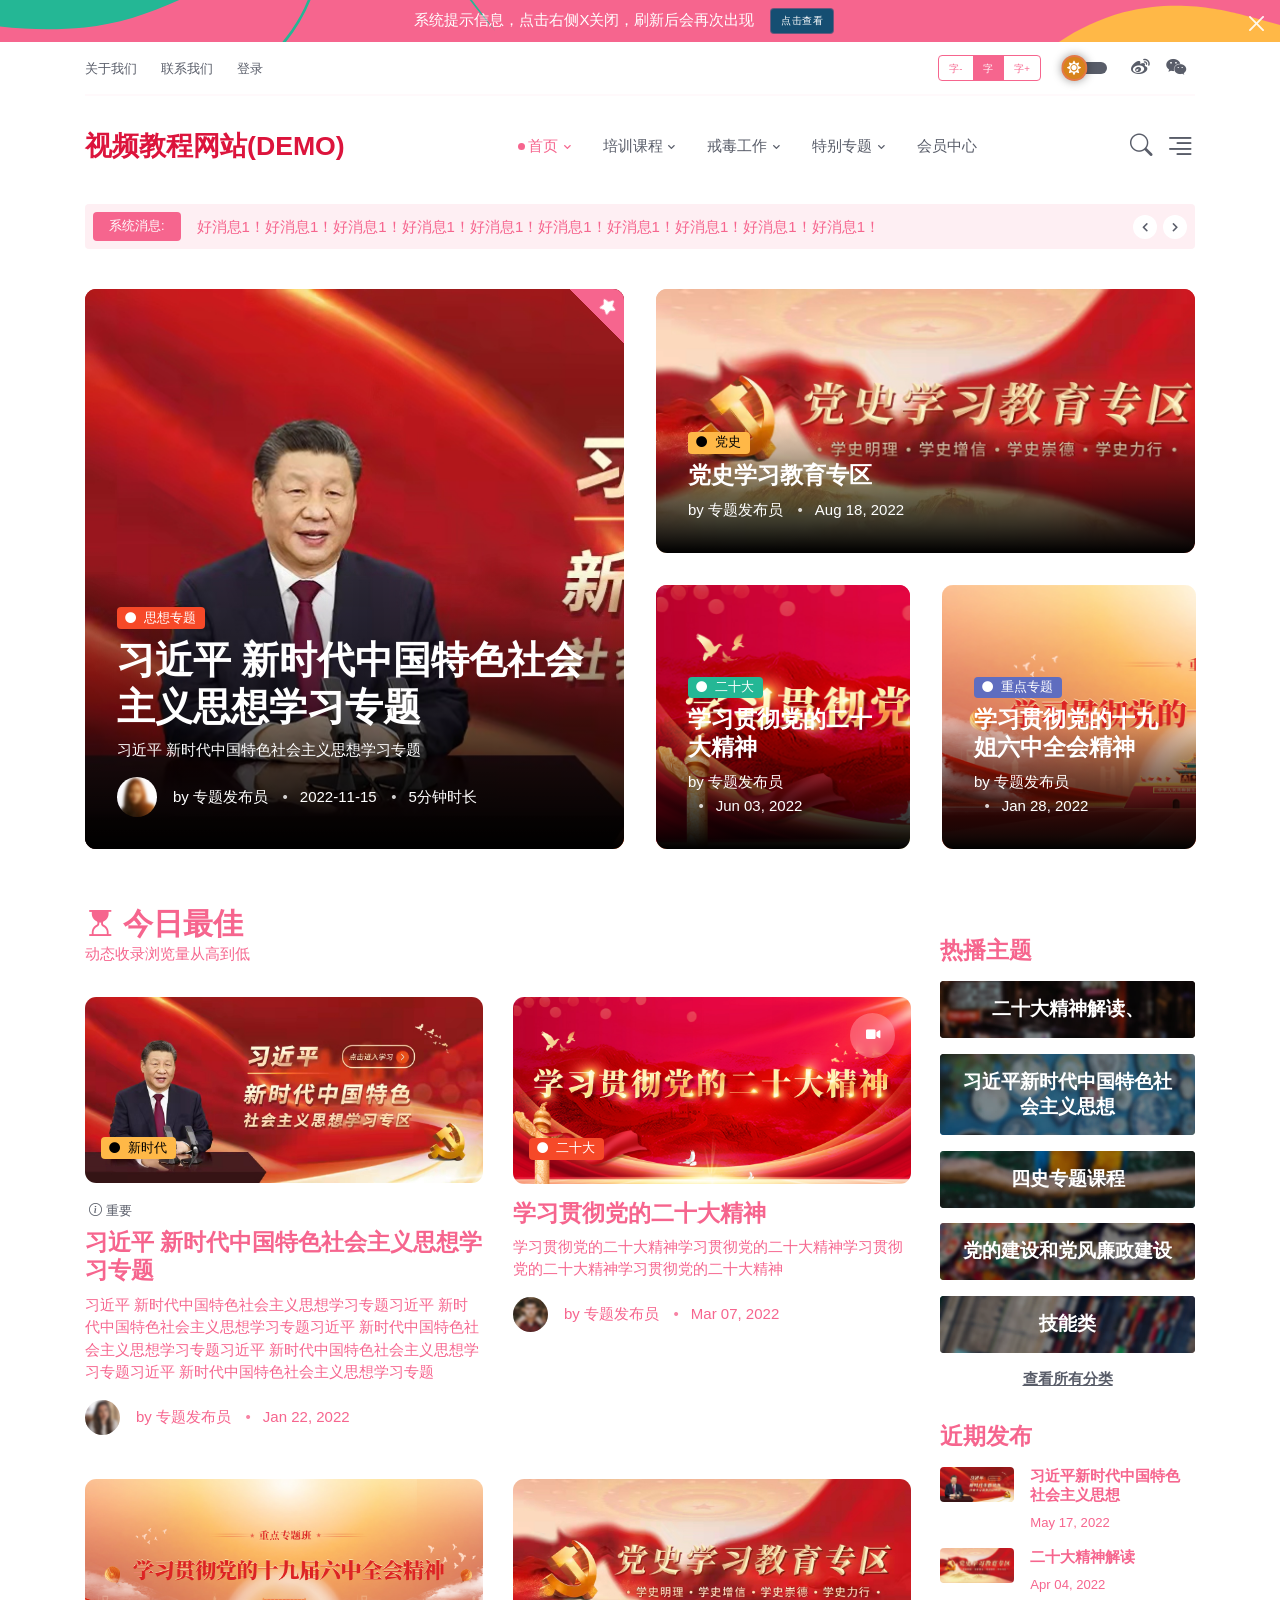
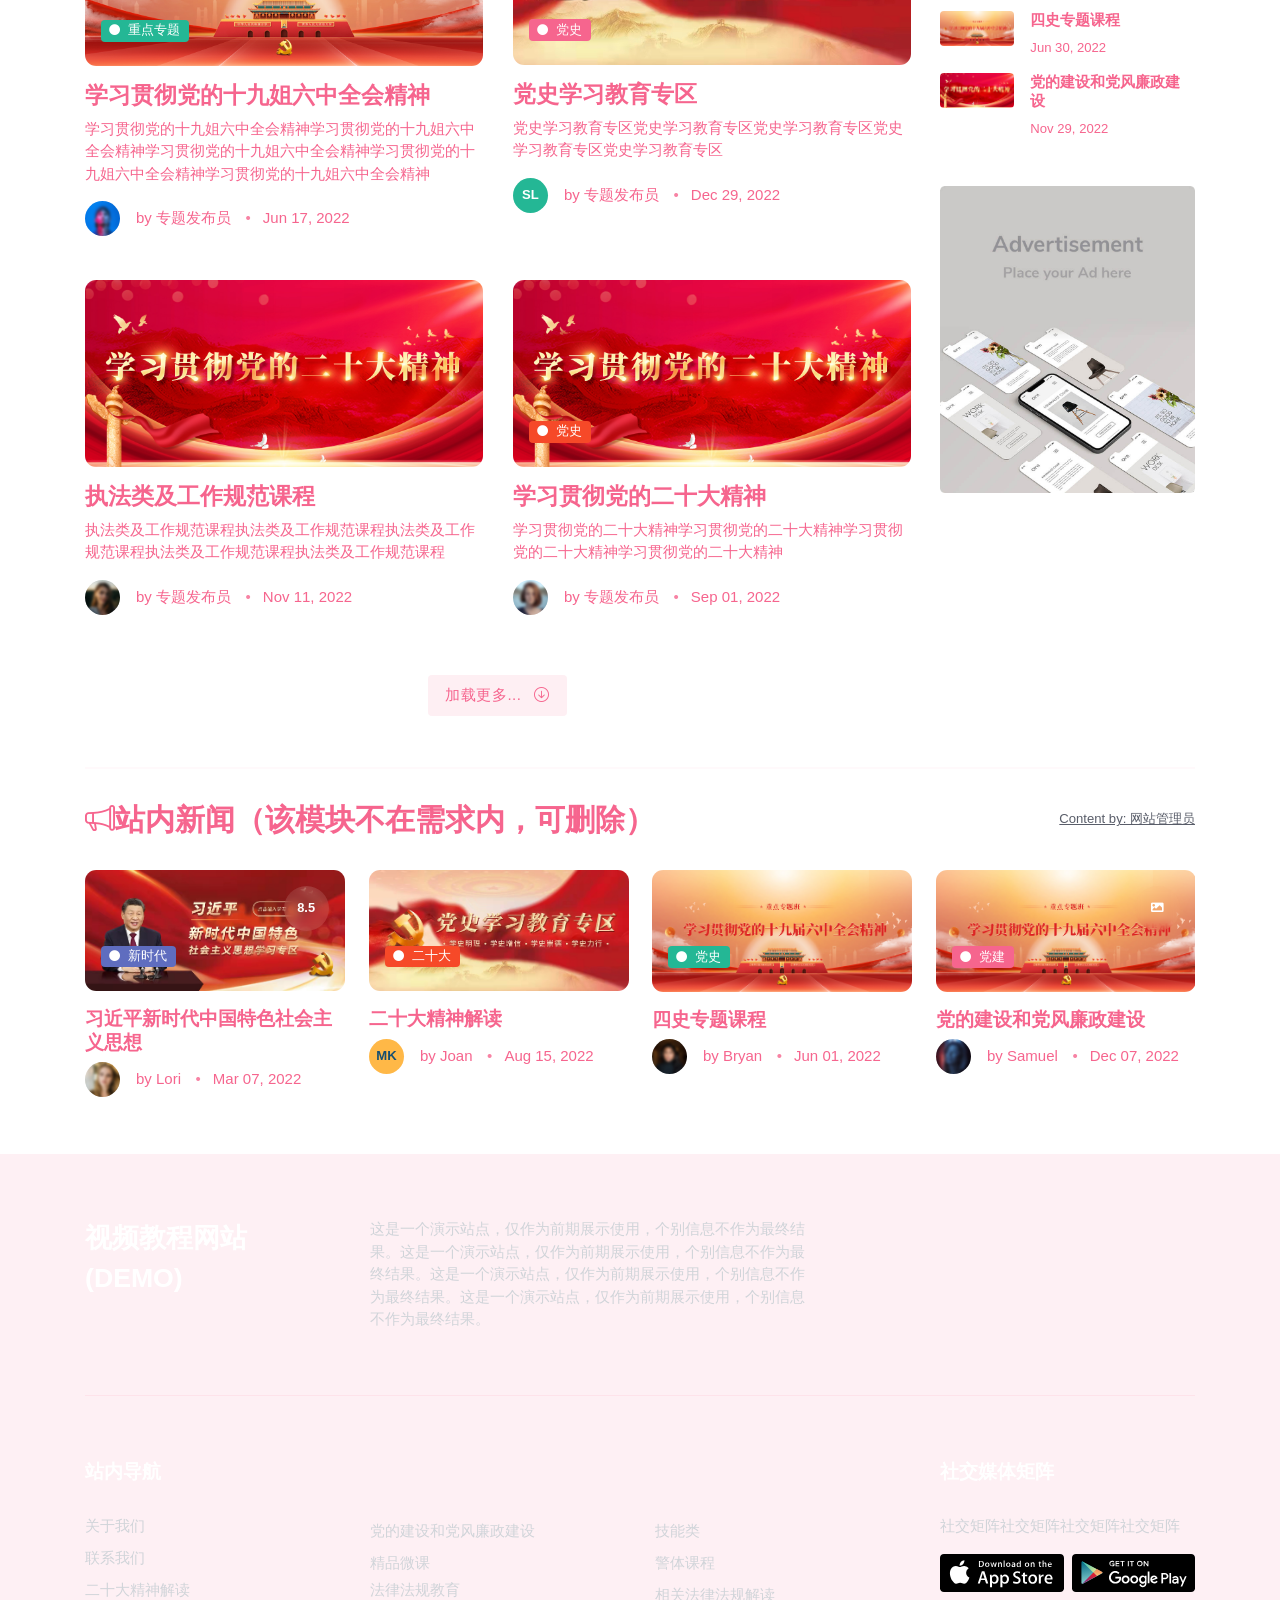
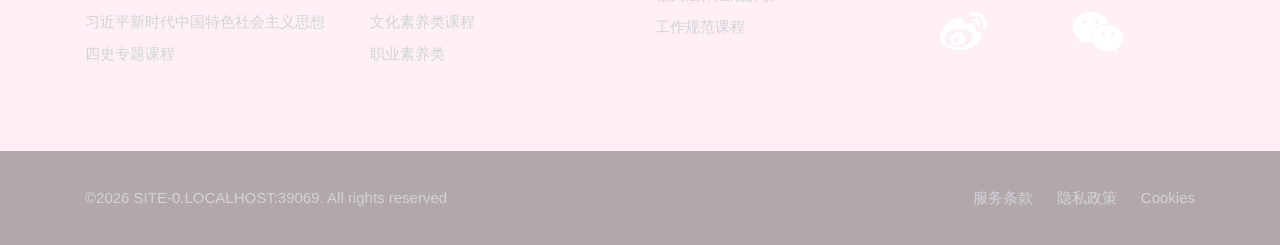
<file: index.html>
<!DOCTYPE html>
<html lang="-zh-cn">

<head>
    <title>首页</title>

    <!-- Meta Tags -->
    <meta charset="utf-8">
    <meta name="viewport" content="width=device-width, initial-scale=1, shrink-to-fit=no">
    <meta name="author" content="Webestica.com">
    <meta name="description" content="Bootstrap based News, Magazine and Blog Theme">

    <!-- Favicon -->
    <link rel="shortcut icon" href="assets/images/favicon.ico">

    <!-- Google Font -->
    <link rel="preconnect" href="https://fonts.gstatic.com">
    <link
        href="https://fonts.googleapis.com/css2?family=Nunito+Sans:wght@400;700&family=Rubik:wght@400;500;700&display=swap"
        rel="stylesheet">

    <!-- Plugins CSS -->
    <link rel="stylesheet" type="text/css" href="assets/vendor/font-awesome/css/all.min.css">
    <link rel="stylesheet" type="text/css" href="assets/vendor/bootstrap-icons/bootstrap-icons.css">
    <link rel="stylesheet" type="text/css" href="assets/vendor/tiny-slider/tiny-slider.css">
    <link rel="stylesheet" type="text/css" href="assets/vendor/plyr/plyr.css">

    <!-- Theme CSS -->
    <link id="style-switch" rel="stylesheet" type="text/css" href="assets/css/style.css">
    <link id="style-custom" rel="stylesheet" type="text/css" href="assets/css/style-uno.css">

</head>

<body>

    <!-- Top alert START -->
    <div class="alert alert-warning py-2 m-0 bg-primary border-0 rounded-0 alert-dismissible fade show text-center overflow-hidden"
        role="alert">
        <!-- SVG shape START -->
        <figure class="position-absolute top-50 start-50 translate-middle">
            <svg width="1848" height="481" viewBox="0 0 1848.9 481.8" xmlns="http://www.w3.org/2000/svg">
                <path class="fill-success"
                    d="m779.4 251c-10.3-11.5-19.9-23.8-29.4-36.1-9-11.6-18.4-22.8-27.1-34.7-15.3-21.2-30.2-45.8-54.8-53.3-10.5-3.2-21.6-3.2-30.6 2.5-7.6 4.8-13 12.6-17.3 20.9-10.8 20.6-16.1 44.7-24.6 66.7-7.9 20.2-19.4 38.6-33.8 54.3-14.7 16.2-31.7 30-50.4 41-15.9 9.4-33.4 17.2-52 19.3-18.4 2-38-2.5-56.5-6.2-22.4-4.4-45.1-9.7-67.6-10.9-9.8-0.5-19.8-0.3-29.1 2.3-9.8 2.8-18.7 8.6-26.6 15.2-17.3 14.5-30.2 34.4-43.7 52.9-12.9 17.6-26.8 34.9-45.4 45.4-19.5 11-42.6 12.1-65 6.6-52.3-13.1-93.8-56.5-127.9-101.5-8.8-11.6-17.3-23.4-25.6-35.4-0.6-0.9-1.1-1.8-1.6-2.7-1.1-2.4-0.9-2.6 0.6-1.2 1 0.9 1.9 1.9 2.7 3 35.3 47.4 71.5 98.5 123.2 123.9 22.8 11.2 48.2 17.2 71.7 12.2 23-5 40.6-21.2 55.3-39.7 24.5-30.7 46.5-75.6 87.1-83 19.5-3.5 40.7 0.1 60.6 3.7 21.2 3.9 42.3 9.1 63.6 11.7 17.8 2.3 35.8-0.1 52.2-7 20-8.1 38.4-20.2 54.8-34.6 16.2-14.1 31-30.7 41.8-50.4 11.1-20.2 17-43.7 24.9-65.7 6.1-16.9 13.8-36.2 29.3-44.5 16.1-8.6 37.3-1.9 52.3 10.6 18.7 15.6 31.2 39.2 46.7 58.2" />
                <path class="fill-warning"
                    d="m1157.9 344.9c9.8 7.6 18.9 15.8 28.1 24 8.6 7.7 17.6 15.2 26 23.2 14.8 14.2 29.5 30.9 51.2 34.7 9.3 1.6 18.8 0.9 26.1-3.8 6.1-3.9 10.2-9.9 13.2-16.2 7.6-15.6 10.3-33.2 15.8-49.6 5.2-15.1 13.6-29 24.7-41.3 11.4-12.6 24.8-23.6 40-32.8 12.9-7.8 27.3-14.6 43.1-17.3 15.6-2.6 32.8-0.7 49 0.7 19.6 1.7 39.4 4 58.8 3.4 8.4-0.3 17-1.1 24.8-3.6 8.2-2.7 15.4-7.4 21.6-12.7 13.7-11.6 23.1-26.7 33.3-40.9 9.6-13.5 20.2-26.9 35.3-35.6 15.8-9.2 35.6-11.6 55.2-9.1 45.7 5.8 84.8 34.3 117.6 64.4 8.7 8 17.2 16.2 25.6 24.6 2.5 3.2 1.9 3-1.2 1-34.3-32-69.7-66.9-116.5-81.9-20.5-6.5-42.7-9.2-62.4-4-19.3 5.1-33.1 17.9-44.3 32.2-18.5 23.7-33.9 57.5-68.1 65.5-16.5 3.8-34.9 2.6-52.3 1.3-18.5-1.4-37-3.7-55.4-4.2-15.5-0.5-30.7 2.5-44.2 8.5-16.5 7.2-31.3 17.1-44.3 28.5-12.8 11.2-24.1 24.1-31.9 39-7.9 15.3-11.1 32.5-16.2 48.9-3.9 12.6-9 26.9-21.6 33.9-13.1 7.3-31.9 3.8-45.7-4.1-17.2-10-29.9-26.1-44.6-38.8" />
                <path class="fill-warning"
                    d="m1840.8 379c-8.8 40.3-167.8 79.9-300.2 45.3-42.5-11.1-91.4-32-138.7-11.6-38.7 16.7-55 66-90.8 67.4-25.1 1-48.6-20.3-58.1-39.8-31-63.3 50.7-179.9 155.7-208.1 50.4-13.5 97.3-3.2 116.1 1.6 36.3 9.3 328.6 87.4 316 145.2z" />
                <path class="fill-success"
                    d="M368.3,247.3C265.6,257.2,134,226,110.9,141.5C85,47.2,272.5-9.4,355.5-30.7s182.6-31.1,240.8-18.6    C677.6-31.8,671.5,53.9,627,102C582.6,150.2,470.9,237.5,368.3,247.3z" />
            </svg>
        </figure>
        <!-- SVG shape END -->
        <div class="position-relative">
            <p class="text-white m-0">系统提示信息，点击右侧X关闭，刷新后会再次出现<a href="#" class="btn btn-xs btn-dark ms-3 mb-0">点击查看</a>
            </p>
        </div>
        <!-- Close button -->
        <button type="button" class="btn-close btn-close-white opacity-9 p-3" data-bs-dismiss="alert"
            aria-label="Close"></button>
    </div>
    <!-- Top alert END -->

    <!-- Offcanvas START -->
    <div class="offcanvas offcanvas-end" tabindex="-1" id="offcanvasMenu">
        <div class="offcanvas-header justify-content-end">
            <button type="button" class="btn-close text-reset" data-bs-dismiss="offcanvas" aria-label="Close"></button>
        </div>
        <div class="offcanvas-body d-flex flex-column pt-0">
            <div>
                <p class="website-title"></p>
                <!-- <img class="light-mode-item my-3" src="assets/images/logo.svg" alt="logo">
                <img class="dark-mode-item my-3" src="assets/images/logo-light.svg" alt="logo"> -->
                <p>右侧弹出菜单的介绍性文字 </p>
                <!-- Nav START -->
                <ul class="nav d-block flex-column my-4">
                    <li class="nav-item h5">
                        <a class="nav-link" href="index.html">首页</a>
                    <li class="nav-item h5">
                        <a class="nav-link" href="about-us.html">关于我们</a>
                    </li>
                    <li class="nav-item h5">
                        <a class="nav-link" href="post-grid.html">发展历程</a>
                    </li>
                    <li class="nav-item h5">
                        <a class="nav-link" href="contact-us.html">联系我们</a>
                    </li>
                </ul>
                <!-- Nav END -->
                <div class="bg-primary bg-opacity-10 p-4 mb-4 text-center w-100 rounded">
                    <span>展示一些信息</span>
                    <h3>展示一些信息展示一些信息展示一些信息展示一些信息展示一些信息展示一些信息</h3>
                    <p>展示一些信息展示一些信息展示一些信息展示一些信息展示一些信息展示一些信息展示一些信息展示一些信息展示一些信息展示一些信息展示一些信息展示一些信息</p>
                    <a href="#" class="btn btn-warning">点击查看</a>
                </div>
            </div>
            <div class="mt-auto pb-3">
                <!-- Address -->
                <p class="text-body mb-2 fw-bold">中国 上海</p>
                <p class="mb-2">地址：
                    <address class="mb-0">上海市黄浦区黄浦路1234号</address>
                </p>
                <p class="mb-2">电话: <a href="#" class="text-body"><u>021-62626262</u> </a> </p>
                <p class="mb-2">E-mail: <a href="#" class="text-body d-block">email@example.com</a></p>
            </div>
        </div>
    </div>
    <!-- Offcanvas END -->

    <!-- =======================
Header START -->
    <header class="navbar-light navbar-sticky header-static">
        <div class="navbar-top d-none d-lg-block small">
            <div class="container">
                <div class="d-md-flex justify-content-between align-items-center my-2">
                    <!-- Top bar left -->
                    <ul class="nav">
                        <li class="nav-item">
                            <a class="nav-link ps-0" href="about-us.html">关于我们</a>
                        </li>
                        <li class="nav-item">
                            <a class="nav-link" href="#">联系我们</a>
                        </li>
                        <!-- <li class="nav-item">
                            <a class="nav-link" href="#">Buy now!</a>
                        </li> -->
                        <li class="nav-item">
                            <a class="nav-link" href="signin.html">登录</a>
                        </li>
                    </ul>
                    <!-- Top bar right -->
                    <div class="d-flex align-items-center">
                        <!-- Font size accessibility START -->
                        <div class="btn-group me-2" role="group" aria-label="font size changer">
                            <input type="radio" class="btn-check" name="fntradio" id="font-sm">
                            <label class="btn btn-xs btn-outline-primary mb-0" for="font-sm">字-</label>

                            <input type="radio" class="btn-check" name="fntradio" id="font-default" checked>
                            <label class="btn btn-xs btn-outline-primary mb-0" for="font-default">字</label>

                            <input type="radio" class="btn-check" name="fntradio" id="font-lg">
                            <label class="btn btn-xs btn-outline-primary mb-0" for="font-lg">字+</label>
                        </div>

                        <!-- Dark mode switch -->
                        <div class="modeswitch" id="darkModeSwitch">
                            <div class="switch"></div>
                        </div>

                        <ul class="nav">
                            <li class="nav-item">
                                <a class="nav-link px-2 fs-5" href="#"><i class="fab fa-weibo"></i></a>
                            </li>
                            <li class="nav-item">
                                <a class="nav-link px-2 fs-5" href="#"><i class="fab fa-weixin"></i></a>
                            </li>
                            <!-- <li class="nav-item">
                                <a class="nav-link px-2 fs-5" href="#"><i class="fab fa-linkedin"></i></a>
                            </li>
                            <li class="nav-item">
                                <a class="nav-link px-2 fs-5" href="#"><i class="fab fa-youtube-square"></i></a>
                            </li>
                            <li class="nav-item">
                                <a class="nav-link ps-2 pe-0 fs-5" href="#"><i class="fab fa-vimeo"></i></a>
                            </li> -->
                        </ul>
                    </div>
                </div>
                <!-- Divider -->
                <div class="border-bottom border-2 border-primary opacity-1"></div>
            </div>
        </div>

        <!-- Logo Nav START -->
        <nav class="navbar navbar-expand-lg">
            <div class="container">
                <!-- Logo START -->
                <a class="navbar-brand website-title" href="index.html">
                    
                    <!-- <img class="navbar-brand-item light-mode-item" src="assets/images/logo.svg" alt="logo">
                    <img class="navbar-brand-item dark-mode-item" src="assets/images/logo-light.svg" alt="logo"> -->
                </a>
                <!-- Logo END -->

                <!-- Responsive navbar toggler -->
                <button class="navbar-toggler ms-auto" type="button" data-bs-toggle="collapse"
                    data-bs-target="#navbarCollapse" aria-controls="navbarCollapse" aria-expanded="false"
                    aria-label="Toggle navigation">
                    <span class="text-body h6 d-none d-sm-inline-block">Menu</span>
                    <span class="navbar-toggler-icon"></span>
                </button>

                <!-- Main navbar START -->
                <div class="collapse navbar-collapse" id="navbarCollapse">
                    <ul class="navbar-nav navbar-nav-scroll mx-auto">
                        <!-- Nav item 1 Demos -->
                        <li class="nav-item dropdown">
                            <a class="nav-link dropdown-toggle active" href="#" id="homeMenu" data-bs-toggle="dropdown"
                                aria-haspopup="true" aria-expanded="false">首页</a>
                            <ul class="dropdown-menu" aria-labelledby="homeMenu">
                                <li> <a class="dropdown-item" href="about-us.html">关于我们</a></li>
                                <li> <a class="dropdown-item" href="contact-us.html">联系我们</a></li>
                                <!-- <li> <a class="dropdown-item active" href="index.html">Home default</a></li>
                                <li> <a class="dropdown-item" href="index-lazy.html">Home lazy load</a></li>
                                <li> <a class="dropdown-item" href="index-2.html">Magazine classic</a></li>
                                <li> <a class="dropdown-item" href="index-3.html">Magazine</a></li>
                                <li> <a class="dropdown-item" href="index-4.html">Home cards</a></li>
                                <li> <a class="dropdown-item" href="index-5.html">Blog classic</a></li>
                                <li> <a class="dropdown-item" href="index-6.html">Blog Personal </a></li>
                                <li> <a class="dropdown-item" href="index-7.html">Blog Vintage</a></li>
                                <li> <a class="dropdown-item" href="index-8.html">Blog Tech</a></li>
                                <li> <a class="dropdown-item" href="index-9.html">Blog Fashion</a></li>
                                <li> <a class="dropdown-item" href="index-10.html">Blog Podcast</a></li>
                                <li> <a class="dropdown-item" href="index-11.html">Home Shop <span class="badge bg-danger smaller me-1">New</span></a></li> -->
                            </ul>
                        </li>


                        <!-- Nav item 2 Pages -->
                        <li class="nav-item dropdown">
                            <a class="nav-link dropdown-toggle" href="#" id="pagesMenu" data-bs-toggle="dropdown"
                                aria-haspopup="true" aria-expanded="false">培训课程</a>
                            <ul class="dropdown-menu" aria-labelledby="pagesMenu">
                                <li> <a class="dropdown-item" href="course-index.html">二十大精神解读</a></li>
                                <li> <a class="dropdown-item" href="course-index.html">习近平新时代中国特色社会主义思想</a></li>
                                <li> <a class="dropdown-item" href="course-index.html">四史专题课程</a></li>
                                <li> <a class="dropdown-item" href="course-index.html">党的建设和党风廉政建设</a></li>
                                <li> <a class="dropdown-item" href="course-index.html">精品微课</a></li>
                                <li> <a class="dropdown-item" href="course-index.html">法律法规教育</a></li>
                                <li> <a class="dropdown-item" href="course-index.html">文化素养类课程</a></li>
                                <li> <a class="dropdown-item" href="course-index.html">职业素养类</a></li>
                                <li> <a class="dropdown-item" href="course-index.html">技能类</a></li>
                                <!-- Dropdown submenu -->
                                <!-- <li class="dropdown-submenu dropend">
                                    <a class="dropdown-item dropdown-toggle" href="#">Shop <span
                                            class="badge bg-danger smaller me-1">New</span></a>
                                    <ul class="dropdown-menu dropdown-menu-start" data-bs-popper="none">
                                        <li> <a class="dropdown-item" href="shop-grid.html">Shop grid <span
                                                    class="badge bg-danger smaller me-1">New</span></a> </li>
                                        <li> <a class="dropdown-item" href="shop-detail.html">Shop detail <span
                                                    class="badge bg-danger smaller me-1">New</span></a> </li>
                                        <li> <a class="dropdown-item" href="checkout.html">Checkout <span
                                                    class="badge bg-danger smaller me-1">New</span></a> </li>
                                        <li> <a class="dropdown-item" href="my-cart.html">Cart <span
                                                    class="badge bg-danger smaller me-1">New</span></a> </li>
                                        <li> <a class="dropdown-item" href="empty-cart.html">Empty cart <span
                                                    class="badge bg-danger smaller me-1">New</span></a> </li>
                                    </ul>
                                </li> -->
                                <!-- Dropdown submenu -->
                                <!-- <li class="dropdown-submenu dropend">
                                    <a class="dropdown-item dropdown-toggle" href="#">Other Archives</a>
                                    <ul class="dropdown-menu dropdown-menu-start" data-bs-popper="none">
                                        <li> <a class="dropdown-item" href="author.html">Author Page</a> </li>
                                        <li> <a class="dropdown-item" href="categories.html">Category page 1</a> </li>
                                        <li> <a class="dropdown-item" href="categories-2.html">Category page 2</a> </li>
                                        <li> <a class="dropdown-item" href="tag.html"># tag</a> </li>
                                        <li> <a class="dropdown-item" href="search-result.html">Search result</a> </li>
                                    </ul>
                                </li>
                                <li> <a class="dropdown-item" href="404.html">Error 404</a></li>
                                <li> <a class="dropdown-item" href="signin.html">signin</a></li>
                                <li> <a class="dropdown-item" href="signup.html">signup</a></li>
                                <li> <a class="dropdown-item" href="offline.html">offline</a></li> -->
                                <!-- Dropdown submenu levels -->
                                <!-- <li class="dropdown-divider"></li>
                                <li class="dropdown-submenu dropend">
                                    <a class="dropdown-item dropdown-toggle" href="#">Dropdown levels</a>
                                    <ul class="dropdown-menu dropdown-menu-start" data-bs-popper="none">
                                        dropdown submenu open right
                                        <li class="dropdown-submenu dropend">
                                            <a class="dropdown-item dropdown-toggle" href="#">Dropdown (end)</a>
                                            <ul class="dropdown-menu" data-bs-popper="none">
                                                <li> <a class="dropdown-item" href="#">Dropdown item</a> </li>
                                                <li> <a class="dropdown-item" href="#">Dropdown item</a> </li>
                                            </ul>
                                        </li>
                                        <li> <a class="dropdown-item" href="#">Dropdown item</a> </li>
                                        dropdown submenu open left
                                        <li class="dropdown-submenu dropstart">
                                            <a class="dropdown-item dropdown-toggle" href="#">Dropdown (start)</a>
                                            <ul class="dropdown-menu dropdown-menu-end" data-bs-popper="none">
                                                <li> <a class="dropdown-item" href="#">Dropdown item</a> </li>
                                                <li> <a class="dropdown-item" href="#">Dropdown item</a> </li>
                                            </ul>
                                        </li>
                                        <li> <a class="dropdown-item" href="#">Dropdown item</a> </li>
                                    </ul>
                                </li>
                                <li class="dropdown-divider"></li>
                                <li>
                                    <a class="dropdown-item" href="#" target="_blank">
                                        <i class="text-warning fa-fw bi bi-life-preserver me-2"></i>Support
                                    </a>
                                </li>
                                <li>
                                    <a class="dropdown-item" href="docs/index.html" target="_blank">
                                        <i class="text-danger fa-fw bi bi-card-text me-2"></i>Documentation
                                    </a>
                                </li>
                                <li class="dropdown-divider"></li>
                                <li>
                                    <a class="dropdown-item" href="#" target="_blank">
                                        <i class="text-info fa-fw bi bi-toggle-off me-2"></i>RTL demo
                                    </a>
                                </li>
                                <li>
                                    <a class="dropdown-item" href="#" target="_blank">
                                        <i class="text-success fa-fw bi bi-cloud-download-fill me-2"></i>Buy blogzine!
                                    </a>
                                </li> -->
                            </ul>
                        </li>

                        <!-- Nav item 3 Post -->
                        <li class="nav-item dropdown">
                            <a class="nav-link dropdown-toggle" href="#" id="postMenu" data-bs-toggle="dropdown"
                                aria-haspopup="true" aria-expanded="false">戒毒工作</a>
                            <ul class="dropdown-menu" aria-labelledby="postMenu">
                                <!-- dropdown submenu -->
                                <li> <a class="dropdown-item" href="course-index.html">警体课程</a></li>
                                <li> <a class="dropdown-item" href="course-index.html">戒毒相关法律法规解读</a></li>
                                <li> <a class="dropdown-item" href="course-index.html">戒毒执法类及工作规范课程</a></li>

                                <!-- <li class="dropdown-submenu dropend">
                                    <a class="dropdown-item dropdown-toggle" href="#">Post grid</a>
                                    <ul class="dropdown-menu dropdown-menu-start" data-bs-popper="none">
                                        <li> <a class="dropdown-item" href="post-grid.html">Post grid</a> </li>
                                        <li> <a class="dropdown-item" href="post-grid-4-col.html">Post grid 4 col</a>
                                        </li>
                                        <li> <a class="dropdown-item" href="post-grid-masonry.html">Post grid
                                                masonry</a> </li>
                                        <li> <a class="dropdown-item" href="post-grid-masonry-filter.html">Post grid
                                                masonry filter</a> </li>
                                        <li> <a class="dropdown-item" href="post-large-and-grid.html">Post mixed large
                                                than grid</a> </li>
                                    </ul>
                                </li>
                                <li> <a class="dropdown-item" href="post-list.html">Post list</a> </li>
                                <li> <a class="dropdown-item" href="post-list-2.html">Post list 2</a> </li>
                                <li> <a class="dropdown-item" href="post-cards.html">Post card</a> </li>
                                <li> <a class="dropdown-item" href="post-overlay.html">Post Overlay</a> </li>
                                <li> <a class="dropdown-item" href="post-types.html">Post types</a> </li>
                                <li class="dropdown-divider"></li>
                                <li> <a class="dropdown-item" href="post-single.html">Post single magazine</a> </li>
                                <li> <a class="dropdown-item" href="post-single-2.html">Post single classic</a> </li>
                                <li> <a class="dropdown-item" href="post-single-3.html">Post single minimal</a> </li>
                                <li> <a class="dropdown-item" href="post-single-4.html">Post single card</a> </li>
                                <li> <a class="dropdown-item" href="post-single-5.html">Post single review</a> </li>
                                <li> <a class="dropdown-item" href="post-single-6.html">Post single video</a> </li>
                                <li> <a class="dropdown-item" href="podcast-single.html">Podcast single</a> </li>
                                <li class="dropdown-divider"></li>
                                <li> <a class="dropdown-item" href="pagination-styles.html">Pagination styles</a> </li> -->
                            </ul>
                        </li>

                        <!-- Nav item 4 Mega menu -->
                        <li class="nav-item dropdown dropdown-fullwidth">
                            <a class="nav-link dropdown-toggle" href="#" id="megaMenu" data-bs-toggle="dropdown"
                                aria-haspopup="true" aria-expanded="false">特别专题</a>
                            <div class="dropdown-menu" aria-labelledby="megaMenu">
                                <div class="container">
                                    <div class="row g-4 p-3 flex-fill">
                                        <!-- Card item START -->
                                        <div class="col-sm-6 col-lg-3">
                                            <div class="card bg-transparent">
                                                <!-- Card img -->
                                                <img class="card-img rounded" src="assets/images/qds/1646046754755_.jpg"
                                                    alt="Card image">
                                                <div class="card-body px-0 pt-3">
                                                    <h6 class="card-title mb-0"><a href="course-index.html"
                                                            class="btn-link text-reset fw-bold">二十大精神解读</a></h6>
                                                    <!-- Card info -->
                                                    <ul
                                                        class="nav nav-divider align-items-center text-uppercase small mt-2">
                                                        <li class="nav-item">
                                                            <a href="#" class="text-reset btn-link">专题发布员</a>
                                                        </li>
                                                        <li class="nav-item">Feb 18, 2022</li>
                                                    </ul>
                                                </div>
                                            </div>
                                        </div>
                                        <!-- Card item END -->
                                        <!-- Card item START -->
                                        <div class="col-sm-6 col-lg-3">
                                            <div class="card bg-transparent">
                                                <!-- Card img -->
                                                <img class="card-img rounded" src="assets/images/qds/1646046910694_.jpg"
                                                    alt="Card image">
                                                <div class="card-body px-0 pt-3">
                                                    <h6 class="card-title mb-0"><a href="course-index.html"
                                                            class="btn-link text-reset fw-bold">习近平新时代中国特色社会主义思想</a>
                                                    </h6>
                                                    <!-- Card info -->
                                                    <ul
                                                        class="nav nav-divider align-items-center text-uppercase small mt-2">
                                                        <li class="nav-item">
                                                            <a href="#" class="text-reset btn-link">专题发布员</a>
                                                        </li>
                                                        <li class="nav-item">Jun 03, 2022</li>
                                                    </ul>
                                                </div>
                                            </div>
                                        </div>
                                        <!-- Card item END -->
                                        <!-- Card item START -->
                                        <div class="col-sm-6 col-lg-3">
                                            <div class="card bg-transparent">
                                                <!-- Card img -->
                                                <img class="card-img rounded" src="assets/images/qds/1646298063263_.png"
                                                    alt="Card image">
                                                <div class="card-body px-0 pt-3">
                                                    <h6 class="card-title mb-0"><a href="course-index.html"
                                                            class="btn-link text-reset fw-bold">党的建设和党风廉政建设</a></h6>
                                                    <!-- Card info -->
                                                    <ul
                                                        class="nav nav-divider align-items-center text-uppercase small mt-2">
                                                        <li class="nav-item">
                                                            <a href="#" class="text-reset btn-link">专题发布员</a>
                                                        </li>
                                                        <li class="nav-item">Sep 07, 2022</li>
                                                    </ul>
                                                </div>
                                            </div>
                                        </div>
                                        <!-- Card item END -->
                                        <!-- Card item START -->
                                        <div class="col-sm-6 col-lg-3">
                                            <div class="bg-primary bg-opacity-10 p-4 text-center h-100 w-100 rounded">
                                                <span class="website-title" style="font-size: 15pt;"></span>
                                                <h3>内部视频教程服务平台</h3>
                                                <p>赶快成为会员!</p>
                                                <a href="#" class="btn btn-warning">联系管理员</a>
                                            </div>
                                        </div>
                                        <!-- Card item END -->
                                    </div> <!-- Row END -->
                                    <!-- Trending tags -->
                                    <div class="row px-3">
                                        <div class="col-12">
                                            <ul class="list-inline mt-3">
                                                <li class="list-inline-item">热门标签:</li>
                                                <li class="list-inline-item"><a href="#"
                                                        class="btn btn-sm btn-primary-soft">二十大精神解读</a></li>
                                                <li class="list-inline-item"><a href="#"
                                                        class="btn btn-sm btn-warning-soft">习近平新时代中国特色社会主义思想</a></li>
                                                <li class="list-inline-item"><a href="#"
                                                        class="btn btn-sm btn-success-soft">四史专题课程</a></li>
                                                <li class="list-inline-item"><a href="#"
                                                        class="btn btn-sm btn-danger-soft">党的建设和党风廉政建设</a></li>
                                                <li class="list-inline-item"><a href="#"
                                                        class="btn btn-sm btn-info-soft">精品微课</a></li>
                                                <li class="list-inline-item"><a href="#"
                                                        class="btn btn-sm btn-primary-soft">法律法规教育</a></li>
                                                <li class="list-inline-item"><a href="#"
                                                        class="btn btn-sm btn-success-soft">文化素养类课程</a></li>
                                                <li class="list-inline-item"><a href="#"
                                                        class="btn btn-sm btn-danger-soft">职业素养类</a></li>
                                                <li class="list-inline-item"><a href="#"
                                                        class="btn btn-sm btn-info-soft">技能类</a></li>
                                                <li class="list-inline-item"><a href="#"
                                                        class="btn btn-sm btn-info-soft">警体课程</a></li>
                                            </ul>
                                        </div>
                                    </div> <!-- Row END -->
                                </div>
                            </div>
                        </li>

                        <!-- Nav item 5 link-->
                        <li class="nav-item"> <a class="nav-link" href="member-center.html">会员中心</a></li>
                    </ul>
                </div>
                <!-- Main navbar END -->

                <!-- Nav right START -->
                <div class="nav flex-nowrap align-items-center">
                    <!-- Nav Button -->
                    <!-- <div class="nav-item d-none d-md-block">
                        <a href="#" class="btn btn-sm btn-danger mb-0 mx-2">订阅收藏!</a>
                    </div> -->
                    <!-- Nav Search -->
                    <div class="nav-item dropdown dropdown-toggle-icon-none nav-search">
                        <a class="nav-link dropdown-toggle" role="button" href="#" id="navSearch"
                            data-bs-toggle="dropdown" aria-expanded="false">
                            <i class="bi bi-search fs-4"> </i>
                        </a>
                        <div class="dropdown-menu dropdown-menu-end shadow rounded p-2" aria-labelledby="navSearch">
                            <form class="input-group">
                                <input class="form-control border-success" type="search" placeholder="Search"
                                    aria-label="Search">
                                <button class="btn btn-success m-0" type="submit">Search</button>
                            </form>
                        </div>
                    </div>
                    <!-- Offcanvas menu toggler -->
                    <div class="nav-item">
                        <a class="nav-link p-0" data-bs-toggle="offcanvas" href="#offcanvasMenu" role="button"
                            aria-controls="offcanvasMenu">
                            <i class="bi bi-text-right rtl-flip fs-2" data-bs-target="#offcanvasMenu"> </i>
                        </a>
                    </div>
                </div>
                <!-- Nav right END -->
            </div>
        </nav>
        <!-- Logo Nav END -->
    </header>
    <!-- =======================
Header END -->

    <!-- **************** MAIN CONTENT START **************** -->
    <main>

        <!-- =======================
Trending START -->
        <section class="py-2">
            <div class="container">
                <div class="row g-0">
                    <div class="col-12 bg-primary bg-opacity-10 p-2 rounded">
                        <div class="d-sm-flex align-items-center text-center text-sm-start">
                            <!-- Title -->
                            <div class="me-3">
                                <span class="badge bg-primary p-2 px-3">系统消息:</span>
                            </div>
                            <!-- Slider -->
                            <div class="tiny-slider arrow-end arrow-xs arrow-white arrow-round arrow-md-none">
                                <div class="tiny-slider-inner" data-autoplay="true" data-hoverpause="true"
                                    data-gutter="0" data-arrow="true" data-dots="false" data-items="1">
                                    <!-- Slider items -->
                                    <div> <a href="#"
                                            class="text-reset btn-link">好消息1！好消息1！好消息1！好消息1！好消息1！好消息1！好消息1！好消息1！好消息1！好消息1！</a>
                                    </div>
                                    <div> <a href="#" class="text-reset btn-link">好消息2！ 好消息2！ 好消息2！ 好消息2！ 好消息2！ 好消息2！
                                            好消息2！ 好消息2！ 好消息2！ </a></div>
                                    <div> <a href="#" class="text-reset btn-link">好消息3！ 好消息3！ 好消息3！ 好消息3！ 好消息3！ 好消息3！
                                            好消息3！ 好消息3！ 好消息3！ </a></div>
                                </div>
                            </div>
                        </div>
                    </div>
                </div> <!-- Row END -->
            </div>
        </section>
        <!-- =======================
Trending END -->

        <!-- =======================
Main hero START -->
        <section class="pt-4 pb-0 card-grid">
            <div class="container">
                <div class="row g-4">
                    <!-- Left big card -->
                    <div class="col-lg-6">
                        <div class="card card-overlay-bottom card-grid-lg card-bg-scale"
                            style="background-image:url(assets/images/qds/1646046754755_.jpg); background-position: center left; background-size: cover;">
                            <!-- Card featured -->
                            <span class="card-featured" title="Featured post"><i class="fas fa-star"></i></span>
                            <!-- Card Image overlay -->
                            <div class="card-img-overlay d-flex align-items-center p-3 p-sm-4">
                                <div class="w-100 mt-auto">
                                    <!-- Card category -->
                                    <a href="#" class="badge text-bg-danger mb-2"><i
                                            class="fas fa-circle me-2 small fw-bold"></i>思想专题</a>
                                    <!-- Card title -->
                                    <h2 class="text-white h1"><a href="course-index.html"
                                            class="btn-link stretched-link text-reset">习近平 新时代中国特色社会主义思想学习专题</a></h2>
                                    <p class="text-white">习近平 新时代中国特色社会主义思想学习专题 </p>
                                    <!-- Card info -->
                                    <ul
                                        class="nav nav-divider text-white-force align-items-center d-none d-sm-inline-block">
                                        <li class="nav-item">
                                            <div class="nav-link">
                                                <div class="d-flex align-items-center text-white position-relative">
                                                    <div class="avatar avatar-sm">
                                                        <img class="avatar-img rounded-circle"
                                                            src="assets/images/avatar/11.jpg" alt="avatar">
                                                    </div>
                                                    <span class="ms-3">by <a href="#"
                                                            class="stretched-link text-reset btn-link">专题发布员</a></span>
                                                </div>
                                            </div>
                                        </li>
                                        <li class="nav-item">2022-11-15</li>
                                        <li class="nav-item">5分钟时长</li>
                                    </ul>
                                </div>
                            </div>
                        </div>
                    </div>
                    <!-- Right small cards -->
                    <div class="col-lg-6">
                        <div class="row g-4">
                            <!-- Card item START -->
                            <div class="col-12">
                                <div class="card card-overlay-bottom card-grid-sm card-bg-scale"
                                    style="background-image:url(assets/images/qds/1646046910694_.jpg); background-position: center left; background-size: cover;">
                                    <!-- Card Image -->
                                    <!-- Card Image overlay -->
                                    <div class="card-img-overlay d-flex align-items-center p-3 p-sm-4">
                                        <div class="w-100 mt-auto">
                                            <!-- Card category -->
                                            <a href="#" class="badge text-bg-warning mb-2"><i
                                                    class="fas fa-circle me-2 small fw-bold"></i>党史</a>
                                            <!-- Card title -->
                                            <h4 class="text-white"><a href="course-index.html"
                                                    class="btn-link stretched-link text-reset">党史学习教育专区</a></h4>
                                            <!-- Card info -->
                                            <ul
                                                class="nav nav-divider text-white-force align-items-center d-none d-sm-inline-block">
                                                <li class="nav-item position-relative">
                                                    <div class="nav-link">by <a href="#"
                                                            class="stretched-link text-reset btn-link">专题发布员</a>
                                                    </div>
                                                </li>
                                                <li class="nav-item">Aug 18, 2022</li>
                                            </ul>
                                        </div>
                                    </div>
                                </div>
                            </div>
                            <!-- Card item END -->
                            <!-- Card item START -->
                            <div class="col-md-6">
                                <div class="card card-overlay-bottom card-grid-sm card-bg-scale"
                                    style="background-image:url(assets/images/qds/1666687526921_.jpg); background-position: center left; background-size: cover;">
                                    <!-- Card Image overlay -->
                                    <div class="card-img-overlay d-flex align-items-center p-3 p-sm-4">
                                        <div class="w-100 mt-auto">
                                            <!-- Card category -->
                                            <a href="#" class="badge text-bg-success mb-2"><i
                                                    class="fas fa-circle me-2 small fw-bold"></i>二十大</a>
                                            <!-- Card title -->
                                            <h4 class="text-white"><a href="course-index.html"
                                                    class="btn-link stretched-link text-reset">学习贯彻党的二十大精神</a></h4>
                                            <!-- Card info -->
                                            <ul
                                                class="nav nav-divider text-white-force align-items-center d-none d-sm-inline-block">
                                                <li class="nav-item position-relative">
                                                    <div class="nav-link">by <a href="#"
                                                            class="stretched-link text-reset btn-link">专题发布员</a>
                                                    </div>
                                                </li>
                                                <li class="nav-item">Jun 03, 2022</li>
                                            </ul>
                                        </div>
                                    </div>
                                </div>
                            </div>
                            <!-- Card item END -->
                            <!-- Card item START -->
                            <div class="col-md-6">
                                <div class="card card-overlay-bottom card-grid-sm card-bg-scale"
                                    style="background-image:url(assets/images/qds/1646298063263_.png); background-position: center left; background-size: cover;">
                                    <!-- Card Image overlay -->
                                    <div class="card-img-overlay d-flex align-items-center p-3 p-sm-4">
                                        <div class="w-100 mt-auto">
                                            <!-- Card category -->
                                            <a href="#" class="badge text-bg-info mb-2"><i
                                                    class="fas fa-circle me-2 small fw-bold"></i>重点专题</a>
                                            <!-- Card title -->
                                            <h4 class="text-white"><a href="course-index.html"
                                                    class="btn-link stretched-link text-reset">学习贯彻党的十九姐六中全会精神</a></h4>
                                            <!-- Card info -->
                                            <ul
                                                class="nav nav-divider text-white-force align-items-center d-none d-sm-inline-block">
                                                <li class="nav-item position-relative">
                                                    <div class="nav-link">by <a href="#"
                                                            class="stretched-link text-reset btn-link">专题发布员</a>
                                                    </div>
                                                </li>
                                                <li class="nav-item">Jan 28, 2022</li>
                                            </ul>
                                        </div>
                                    </div>
                                </div>
                            </div>
                            <!-- Card item END -->
                        </div>
                    </div>
                </div>
            </div>
        </section>
        <!-- =======================
Main hero END -->

        <!-- =======================
Main content START -->
        <section class="position-relative">
            <div class="container" data-sticky-container>
                <div class="row">
                    <!-- Main Post START -->
                    <div class="col-lg-9">
                        <!-- Title -->
                        <div class="mb-4">
                            <h2 class="m-0"><i class="bi bi-hourglass-top me-2"></i>今日最佳</h2>
                            <p>动态收录浏览量从高到低</p>
                        </div>
                        <div class="row gy-4">
                            <!-- Card item START -->
                            <div class="col-sm-6">
                                <div class="card">
                                    <!-- Card img -->
                                    <div class="position-relative">
                                        <img class="card-img" src="assets/images/qds/1646046754755_.jpg"
                                            alt="Card image">
                                        <div class="card-img-overlay d-flex align-items-start flex-column p-3">
                                            <!-- Card overlay bottom -->
                                            <div class="w-100 mt-auto">
                                                <!-- Card category -->
                                                <a href="#" class="badge text-bg-warning mb-2"><i
                                                        class="fas fa-circle me-2 small fw-bold"></i>新时代</a>
                                            </div>
                                        </div>
                                    </div>
                                    <div class="card-body px-0 pt-3">
                                        <!-- Sponsored Post -->
                                        <a href="#!" class="mb-0 text-body small" tabindex="0" role="button"
                                            data-bs-container="body" data-bs-toggle="popover" data-bs-trigger="focus"
                                            data-bs-placement="top"
                                            data-bs-content="You're seeing this ad because your activity meets the intended audience of our site.">
                                            <i class="bi bi-info-circle ps-1"></i> 重要
                                        </a>
                                        <h4 class="card-title mt-2"><a href="post-video.html"
                                                class="btn-link text-reset fw-bold">习近平 新时代中国特色社会主义思想学习专题</a></h4>
                                        <p class="card-text">习近平 新时代中国特色社会主义思想学习专题习近平 新时代中国特色社会主义思想学习专题习近平
                                            新时代中国特色社会主义思想学习专题习近平 新时代中国特色社会主义思想学习专题习近平 新时代中国特色社会主义思想学习专题</p>
                                        <!-- Card info -->
                                        <ul class="nav nav-divider align-items-center d-none d-sm-inline-block">
                                            <li class="nav-item">
                                                <div class="nav-link">
                                                    <div class="d-flex align-items-center position-relative">
                                                        <div class="avatar avatar-xs">
                                                            <img class="avatar-img rounded-circle"
                                                                src="assets/images/avatar/01.jpg" alt="avatar">
                                                        </div>
                                                        <span class="ms-3">by <a href="#"
                                                                class="stretched-link text-reset btn-link">专题发布员</a></span>
                                                    </div>
                                                </div>
                                            </li>
                                            <li class="nav-item">Jan 22, 2022</li>
                                        </ul>
                                    </div>
                                </div>
                            </div>
                            <!-- Card item END -->
                            <!-- Card item START -->
                            <div class="col-sm-6">
                                <div class="card">
                                    <!-- Card img -->
                                    <div class="position-relative">
                                        <img class="card-img" src="assets/images/qds/1666687526921_.jpg"
                                            alt="Card image">
                                        <div class="card-img-overlay d-flex align-items-start flex-column p-3">
                                            <!-- Card overlay Top -->
                                            <div class="w-100 mb-auto d-flex justify-content-end">
                                                <div class="text-end ms-auto">
                                                    <!-- Card format icon -->
                                                    <div class="icon-md bg-white bg-opacity-25 bg-blur text-white rounded-circle"
                                                        title="This post has video"><i class="fas fa-video"></i></div>
                                                </div>
                                            </div>
                                            <!-- Card overlay bottom -->
                                            <div class="w-100 mt-auto">
                                                <!-- Card category -->
                                                <a href="#" class="badge text-bg-danger mb-2"><i
                                                        class="fas fa-circle me-2 small fw-bold"></i>二十大</a>
                                            </div>
                                        </div>
                                    </div>
                                    <div class="card-body px-0 pt-3">
                                        <h4 class="card-title"><a href="post-video.html"
                                                class="btn-link text-reset fw-bold">学习贯彻党的二十大精神</a></h4>
                                        <p class="card-text">学习贯彻党的二十大精神学习贯彻党的二十大精神学习贯彻党的二十大精神学习贯彻党的二十大精神</p>
                                        <!-- Card info -->
                                        <ul class="nav nav-divider align-items-center d-none d-sm-inline-block">
                                            <li class="nav-item">
                                                <div class="nav-link">
                                                    <div class="d-flex align-items-center position-relative">
                                                        <div class="avatar avatar-xs">
                                                            <img class="avatar-img rounded-circle"
                                                                src="assets/images/avatar/02.jpg" alt="avatar">
                                                        </div>
                                                        <span class="ms-3">by <a href="#"
                                                                class="stretched-link text-reset btn-link">专题发布员</a></span>
                                                    </div>
                                                </div>
                                            </li>
                                            <li class="nav-item">Mar 07, 2022</li>
                                        </ul>
                                    </div>
                                </div>
                            </div>
                            <!-- Card item END -->
                            <!-- Card item START -->
                            <div class="col-sm-6">
                                <div class="card">
                                    <!-- Card img -->
                                    <div class="position-relative">
                                        <img class="card-img" src="assets/images/qds/1646298063263_.png"
                                            alt="Card image">
                                        <div class="card-img-overlay d-flex align-items-start flex-column p-3">
                                            <!-- Card overlay bottom -->
                                            <div class="w-100 mt-auto">
                                                <!-- Card category -->
                                                <a href="#" class="badge text-bg-success mb-2"><i
                                                        class="fas fa-circle me-2 small fw-bold"></i>重点专题</a>
                                            </div>
                                        </div>
                                    </div>
                                    <div class="card-body px-0 pt-3">
                                        <h4 class="card-title"><a href="post-video.html"
                                                class="btn-link text-reset fw-bold">学习贯彻党的十九姐六中全会精神</a></h4>
                                        <p class="card-text">
                                            学习贯彻党的十九姐六中全会精神学习贯彻党的十九姐六中全会精神学习贯彻党的十九姐六中全会精神学习贯彻党的十九姐六中全会精神学习贯彻党的十九姐六中全会精神
                                        </p>
                                        <!-- Card info -->
                                        <ul class="nav nav-divider align-items-center d-none d-sm-inline-block">
                                            <li class="nav-item">
                                                <div class="nav-link">
                                                    <div class="d-flex align-items-center position-relative">
                                                        <div class="avatar avatar-xs">
                                                            <img class="avatar-img rounded-circle"
                                                                src="assets/images/avatar/03.jpg" alt="avatar">
                                                        </div>
                                                        <span class="ms-3">by <a href="#"
                                                                class="stretched-link text-reset btn-link">专题发布员</a></span>
                                                    </div>
                                                </div>
                                            </li>
                                            <li class="nav-item">Jun 17, 2022</li>
                                        </ul>
                                    </div>
                                </div>
                            </div>
                            <!-- Card item END -->
                            <!-- Card item START -->
                            <div class="col-sm-6">
                                <div class="card">
                                    <!-- Card img -->
                                    <div class="position-relative">
                                        <img class="card-img" src="assets/images/qds/1646046910694_.jpg"
                                            alt="Card image">
                                        <div class="card-img-overlay d-flex align-items-start flex-column p-3">
                                            <!-- Card overlay bottom -->
                                            <div class="w-100 mt-auto">
                                                <!-- Card category -->
                                                <a href="#" class="badge text-bg-primary mb-2"><i
                                                        class="fas fa-circle me-2 small fw-bold"></i>党史</a>
                                            </div>
                                        </div>
                                    </div>
                                    <div class="card-body px-0 pt-3">
                                        <h4 class="card-title"><a href="post-video.html"
                                                class="btn-link text-reset fw-bold">党史学习教育专区</a></h4>
                                        <p class="card-text">党史学习教育专区党史学习教育专区党史学习教育专区党史学习教育专区党史学习教育专区</p>
                                        <!-- Card info -->
                                        <ul class="nav nav-divider align-items-center d-none d-sm-inline-block">
                                            <li class="nav-item">
                                                <div class="nav-link">
                                                    <div class="d-flex align-items-center position-relative">
                                                        <div class="avatar avatar-xs">
                                                            <div class="avatar-img rounded-circle bg-success">
                                                                <span
                                                                    class="text-white position-absolute top-50 start-50 translate-middle fw-bold small">SL</span>
                                                            </div>
                                                        </div>
                                                        <span class="ms-3">by <a href="#"
                                                                class="stretched-link text-reset btn-link">专题发布员</a></span>
                                                    </div>
                                                </div>
                                            </li>
                                            <li class="nav-item">Dec 29, 2022</li>
                                        </ul>
                                    </div>
                                </div>
                            </div>
                            <!-- Card item END -->
                            <!-- Card item START -->
                            <div class="col-sm-6">
                                <div class="card">
                                    <div class="position-relative">
                                        <div class="card-image position-relative">
                                            <img class="card-img" src="assets/images/qds/1666687526921_.jpg" alt="Card image">
                                            <!-- <div class="card-img-overlay d-flex align-items-start flex-column p-3">
                                                <div class="w-100 my-auto">
                                                    <div class="player-wrapper bg-light rounded">
                                                        <audio class="player-audio" crossorigin>
                                                            <source
                                                                src="https://v.youku.com/v_show/id_XNTkxNDg1NTAwNA==.html?spm=a2h0c.8166622.PhoneSokuUgc_5.dtitle"
                                                                type="audio/mp3">
                                                        </audio>
                                                    </div>
                                                </div>
                                            </div> -->
                                        </div>
                                    </div>
                                    <div class="card-body px-0 pt-3">
                                        <h4 class="card-title"><a href="post-video.html"
                                                class="btn-link text-reset fw-bold">执法类及工作规范课程</a></h4>
                                        <p class="card-text">执法类及工作规范课程执法类及工作规范课程执法类及工作规范课程执法类及工作规范课程执法类及工作规范课程</p>
                                        <!-- Card info -->
                                        <ul class="nav nav-divider align-items-center d-none d-sm-inline-block">
                                            <li class="nav-item">
                                                <div class="nav-link">
                                                    <div class="d-flex align-items-center position-relative">
                                                        <div class="avatar avatar-xs">
                                                            <img class="avatar-img rounded-circle"
                                                                src="assets/images/avatar/05.jpg" alt="avatar">
                                                        </div>
                                                        <span class="ms-3">by <a href="#"
                                                                class="stretched-link text-reset btn-link">专题发布员</a></span>
                                                    </div>
                                                </div>
                                            </li>
                                            <li class="nav-item">Nov 11, 2022</li>
                                        </ul>
                                    </div>
                                </div>
                            </div>
                            <!-- Card item END -->
                            <!-- Card item START -->
                            <div class="col-sm-6">
                                <div class="card">
                                    <!-- Card img -->
                                    <div class="position-relative">
                                        <img class="card-img" src="assets/images/qds/1666687526921_.jpg"
                                            alt="Card image">
                                        <div class="card-img-overlay d-flex align-items-start flex-column p-3">
                                            <!-- Card overlay bottom -->
                                            <div class="w-100 mt-auto">
                                                <!-- Card category -->
                                                <a href="#" class="badge text-bg-danger mb-2"><i
                                                        class="fas fa-circle me-2 small fw-bold"></i>党史</a>
                                            </div>
                                        </div>
                                    </div>
                                    <div class="card-body px-0 pt-3">
                                        <h4 class="card-title"><a href="post-video.html"
                                                class="btn-link text-reset fw-bold">学习贯彻党的二十大精神</a></h4>
                                        <p class="card-text">学习贯彻党的二十大精神学习贯彻党的二十大精神学习贯彻党的二十大精神学习贯彻党的二十大精神</p>
                                        <!-- Card info -->
                                        <ul class="nav nav-divider align-items-center d-none d-sm-inline-block">
                                            <li class="nav-item">
                                                <div class="nav-link">
                                                    <div class="d-flex align-items-center position-relative">
                                                        <div class="avatar avatar-xs">
                                                            <img class="avatar-img rounded-circle"
                                                                src="assets/images/avatar/06.jpg" alt="avatar">
                                                        </div>
                                                        <span class="ms-3">by <a href="#"
                                                                class="stretched-link text-reset btn-link">专题发布员</a></span>
                                                    </div>
                                                </div>
                                            </li>
                                            <li class="nav-item">Sep 01, 2022</li>
                                        </ul>
                                    </div>
                                </div>
                            </div>
                            <!-- Card item END -->
                            <!-- Load more START -->
                            <div class="col-12 text-center mt-5">
                                <button type="button" class="btn btn-primary-soft">加载更多... <i
                                        class="bi bi-arrow-down-circle ms-2 align-middle"></i></button>
                            </div>
                            <!-- Load more END -->
                        </div>
                    </div>
                    <!-- Main Post END -->
                    <!-- Sidebar START -->
                    <div class="col-lg-3 mt-5 mt-lg-0">
                        <div data-sticky data-margin-top="80" data-sticky-for="767">

                            <!-- Social widget START -->
                            <!-- <div class="row g-2">
                                <div class="col-4">
                                    <a href="#" class="bg-facebook rounded text-center text-white-force p-3 d-block">
                                        <i class="fab fa-facebook-square fs-5 mb-2"></i>
                                        <h6 class="m-0">1.5K</h6>
                                        <span class="small">Fans</span>
                                    </a>
                                </div>
                                <div class="col-4">
                                    <a href="#"
                                        class="bg-instagram-gradient rounded text-center text-white-force p-3 d-block">
                                        <i class="fab fa-instagram fs-5 mb-2"></i>
                                        <h6 class="m-0">1.8M</h6>
                                        <span class="small">Followers</span>
                                    </a>
                                </div>
                                <div class="col-4">
                                    <a href="#" class="bg-youtube rounded text-center text-white-force p-3 d-block">
                                        <i class="fab fa-youtube-square fs-5 mb-2"></i>
                                        <h6 class="m-0">22K</h6>
                                        <span class="small">Subs</span>
                                    </a>
                                </div>
                            </div> -->
                            <!-- Social widget END -->

                            <!-- Trending topics widget START -->
                            <div>
                                <h4 class="mt-4 mb-3">热播主题</h4>
                                <!-- Category item -->
                                <div class="text-center mb-3 card-bg-scale position-relative overflow-hidden rounded bg-dark-overlay-4 "
                                    style="background-image:url(assets/images/blog/4by3/01.jpg); background-position: center left; background-size: cover;">
                                    <div class="p-3">
                                        <a href="course-index.html" class="stretched-link btn-link fw-bold text-white h5">二十大精神解读、</a>
                                    </div>
                                </div>
                                <!-- Category item -->
                                <div class="text-center mb-3 card-bg-scale position-relative overflow-hidden rounded"
                                    style="background-image:url(assets/images/blog/4by3/02.jpg); background-position: center left; background-size: cover;">
                                    <div class="bg-dark-overlay-4 p-3">
                                        <a href="course-index.html" class="stretched-link btn-link fw-bold text-white h5">习近平新时代中国特色社会主义思想</a>
                                    </div>
                                </div>
                                <!-- Category item -->
                                <div class="text-center mb-3 card-bg-scale position-relative overflow-hidden rounded"
                                    style="background-image:url(assets/images/blog/4by3/03.jpg); background-position: center left; background-size: cover;">
                                    <div class="bg-dark-overlay-4 p-3">
                                        <a href="course-index.html" class="stretched-link btn-link fw-bold text-white h5">四史专题课程</a>
                                    </div>
                                </div>
                                <!-- Category item -->
                                <div class="text-center mb-3 card-bg-scale position-relative overflow-hidden rounded"
                                    style="background-image:url(assets/images/blog/4by3/04.jpg); background-position: center left; background-size: cover;">
                                    <div class="bg-dark-overlay-4 p-3">
                                        <a href="course-index.html" class="stretched-link btn-link fw-bold text-white h5">党的建设和党风廉政建设</a>
                                    </div>
                                </div>
                                <!-- Category item -->
                                <div class="text-center mb-3 card-bg-scale position-relative overflow-hidden rounded"
                                    style="background-image:url(assets/images/blog/4by3/05.jpg); background-position: center left; background-size: cover;">
                                    <div class="bg-dark-overlay-4 p-3">
                                        <a href="course-index.html" class="stretched-link btn-link fw-bold text-white h5">技能类</a>
                                    </div>
                                </div>
                                <!-- View All Category button -->
                                <div class="text-center mt-3">
                                    <a href="course-list.html" class="fw-bold text-body text-primary-hover"><u>查看所有分类</u></a>
                                </div>
                            </div>
                            <!-- Trending topics widget END -->

                            <div class="row">
                                <!-- Recent post widget START -->
                                <div class="col-12 col-sm-6 col-lg-12">
                                    <h4 class="mt-4 mb-3">近期发布</h4>
                                    <!-- Recent post item -->
                                    <div class="card mb-3">
                                        <div class="row g-3">
                                            <div class="col-4">
                                                <img class="rounded" src="assets/images/qds/1646046754755_.jpg" alt="">
                                            </div>
                                            <div class="col-8">
                                                <h6><a href="post-video.html"
                                                        class="btn-link stretched-link text-reset fw-bold">习近平新时代中国特色社会主义思想</a>
                                                </h6>
                                                <div class="small mt-1">May 17, 2022</div>
                                            </div>
                                        </div>
                                    </div>
                                    <!-- Recent post item -->
                                    <div class="card mb-3">
                                        <div class="row g-3">
                                            <div class="col-4">
                                                <img class="rounded" src="assets/images/qds/1646046910694_.jpg" alt="">
                                            </div>
                                            <div class="col-8">
                                                <h6><a href="post-video.html"
                                                        class="btn-link stretched-link text-reset fw-bold">二十大精神解读</a>
                                                </h6>
                                                <div class="small mt-1">Apr 04, 2022</div>
                                            </div>
                                        </div>
                                    </div>
                                    <!-- Recent post item -->
                                    <div class="card mb-3">
                                        <div class="row g-3">
                                            <div class="col-4">
                                                <img class="rounded" src="assets/images/qds/1646298063263_.png" alt="">
                                            </div>
                                            <div class="col-8">
                                                <h6><a href="post-video.html"
                                                        class="btn-link stretched-link text-reset fw-bold">四史专题课程</a>
                                                </h6>
                                                <div class="small mt-1">Jun 30, 2022</div>
                                            </div>
                                        </div>
                                    </div>
                                    <!-- Recent post item -->
                                    <div class="card mb-3">
                                        <div class="row g-3">
                                            <div class="col-4">
                                                <img class="rounded" src="assets/images/qds/1666687526921_.jpg" alt="">
                                            </div>
                                            <div class="col-8">
                                                <h6><a href="post-video.html"
                                                        class="btn-link stretched-link text-reset fw-bold">党的建设和党风廉政建设</a>
                                                </h6>
                                                <div class="small mt-1">Nov 29, 2022</div>
                                            </div>
                                        </div>
                                    </div>
                                </div>
                                <!-- Recent post widget END -->

                                <!-- ADV widget START -->
                                <div class="col-12 col-sm-6 col-lg-12 my-4">
                                    <a href="#" class="d-block card-img-flash">
                                        <img src="assets/images/adv.png" alt="">
                                    </a>
                                    <!-- <div class="smaller text-end mt-2">ads via <a href="#" class="text-body"><u>Bootstrap</u></a></div> -->
                                </div>
                                <!-- ADV widget END -->
                            </div>
                        </div>
                    </div>
                    <!-- Sidebar END -->
                </div> <!-- Row end -->
            </div>
        </section>
        <!-- ======================= Main content END -->

        <!-- Divider -->
        <div class="container">
            <div class="border-bottom border-primary border-2 opacity-1"></div>
        </div>

        <!-- ======================= Section START -->
        <section class="pt-4">
            <div class="container">
                <div class="row">
                    <div class="col-md-12">
                        <!-- Title -->
                        <div class="mb-4 d-md-flex justify-content-between align-items-center">
                            <h2 class="m-0"><i class="bi bi-megaphone"></i>站内新闻（该模块不在需求内，可删除）</h2>
                            <a href="#" class="text-body small"><u>Content by: 网站管理员</u></a>
                        </div>
                        <div class="tiny-slider arrow-hover arrow-blur arrow-dark arrow-round">
                            <div class="tiny-slider-inner" data-autoplay="true" data-hoverpause="true" data-gutter="24"
                                data-arrow="true" data-dots="false" data-items-xl="4" data-items-md="3"
                                data-items-sm="2" data-items-xs="1">

                                <!-- Card item START -->
                                <div class="card">
                                    <!-- Card img -->
                                    <div class="position-relative">
                                        <img class="card-img" src="assets/images/qds/1646046754755_.jpg"
                                            alt="Card image">
                                        <div class="card-img-overlay d-flex align-items-start flex-column p-3">
                                            <!-- Card overlay Top -->
                                            <div class="w-100 mb-auto d-flex justify-content-end">
                                                <div class="text-end ms-auto">
                                                    <!-- Card format icon -->
                                                    <div class="icon-md bg-white bg-opacity-10 bg-blur text-white fw-bold rounded-circle"
                                                        title="8.5 rating">8.5</div>
                                                </div>
                                            </div>
                                            <!-- Card overlay bottom -->
                                            <div class="w-100 mt-auto">
                                                <a href="#" class="badge text-bg-info mb-2"><i
                                                        class="fas fa-circle me-2 small fw-bold"></i>新时代</a>
                                            </div>
                                        </div>
                                    </div>
                                    <div class="card-body px-0 pt-3">
                                        <h5 class="card-title"><a href="post-single-3.html"
                                                class="btn-link text-reset fw-bold">习近平新时代中国特色社会主义思想</a></h5>
                                        <!-- Card info -->
                                        <ul class="nav nav-divider align-items-center d-none d-sm-inline-block">
                                            <li class="nav-item">
                                                <div class="nav-link">
                                                    <div class="d-flex align-items-center position-relative">
                                                        <div class="avatar avatar-xs">
                                                            <img class="avatar-img rounded-circle"
                                                                src="assets/images/avatar/07.jpg" alt="avatar">
                                                        </div>
                                                        <span class="ms-3">by <a href="#"
                                                                class="stretched-link text-reset btn-link">Lori</a></span>
                                                    </div>
                                                </div>
                                            </li>
                                            <li class="nav-item">Mar 07, 2022</li>
                                        </ul>
                                    </div>
                                </div>
                                <!-- Card item END -->
                                <!-- Card item START -->
                                <div class="card">
                                    <!-- Card img -->
                                    <div class="position-relative">
                                        <img class="card-img" src="assets/images/qds/1646046910694_.jpg"
                                            alt="Card image">
                                        <div class="card-img-overlay d-flex align-items-start flex-column p-3">
                                            <!-- Card overlay bottom -->
                                            <div class="w-100 mt-auto">
                                                <a href="#" class="badge text-bg-danger mb-2"><i
                                                        class="fas fa-circle me-2 small fw-bold"></i>二十大</a>
                                            </div>
                                        </div>
                                    </div>
                                    <div class="card-body px-0 pt-3">
                                        <h5 class="card-title"><a href="post-single-3.html"
                                                class="btn-link text-reset fw-bold">二十大精神解读</a></h5>
                                        <!-- Card info -->
                                        <ul class="nav nav-divider align-items-center d-none d-sm-inline-block">
                                            <li class="nav-item">
                                                <div class="nav-link">
                                                    <div class="d-flex align-items-center position-relative">
                                                        <div class="avatar avatar-xs">
                                                            <div class="avatar-img rounded-circle bg-warning">
                                                                <span
                                                                    class="text-dark position-absolute top-50 start-50 translate-middle fw-bold small">MK</span>
                                                            </div>
                                                        </div>
                                                        <span class="ms-3">by <a href="#"
                                                                class="stretched-link text-reset btn-link">Joan</a></span>
                                                    </div>
                                                </div>
                                            </li>
                                            <li class="nav-item">Aug 15, 2022</li>
                                        </ul>
                                    </div>
                                </div>
                                <!-- Card item END -->
                                <!-- Card item START -->
                                <div class="card">
                                    <!-- Card img -->
                                    <div class="position-relative">
                                        <img class="card-img" src="assets/images/qds/1646298063263_.png"
                                            alt="Card image">
                                        <div class="card-img-overlay d-flex align-items-start flex-column p-3">
                                            <!-- Card overlay bottom -->
                                            <div class="w-100 mt-auto">
                                                <a href="#" class="badge text-bg-success mb-2"><i
                                                        class="fas fa-circle me-2 small fw-bold"></i>党史</a>
                                            </div>
                                        </div>
                                    </div>
                                    <div class="card-body px-0 pt-3">
                                        <h5 class="card-title"><a href="post-single-3.html"
                                                class="btn-link text-reset fw-bold">四史专题课程</a></h5>
                                        <!-- Card info -->
                                        <ul class="nav nav-divider align-items-center d-none d-sm-inline-block">
                                            <li class="nav-item">
                                                <div class="nav-link">
                                                    <div class="d-flex align-items-center position-relative">
                                                        <div class="avatar avatar-xs">
                                                            <img class="avatar-img rounded-circle"
                                                                src="assets/images/avatar/09.jpg" alt="avatar">
                                                        </div>
                                                        <span class="ms-3">by <a href="#"
                                                                class="stretched-link text-reset btn-link">Bryan</a></span>
                                                    </div>
                                                </div>
                                            </li>
                                            <li class="nav-item">Jun 01, 2022</li>
                                        </ul>
                                    </div>
                                </div>
                                <!-- Card item END -->
                                <!-- Card item START -->
                                <div class="card">
                                    <!-- Card img -->
                                    <div class="position-relative">
                                        <img class="card-img" src="assets/images/qds/1646298063263_.png"
                                            alt="Card image">
                                        <div class="card-img-overlay d-flex align-items-start flex-column p-3">
                                            <!-- Card overlay Top -->
                                            <div class="w-100 mb-auto d-flex justify-content-end">
                                                <div class="text-end ms-auto">
                                                    <!-- Card format icon -->
                                                    <div class="icon-md bg-white-soft bg-blur text-white rounded-circle"
                                                        title="This post has images"><i class="fas fa-image"></i></div>
                                                </div>
                                            </div>
                                            <!-- Card overlay bottom -->
                                            <div class="w-100 mt-auto">
                                                <a href="#" class="badge text-bg-primary mb-2"><i
                                                        class="fas fa-circle me-2 small fw-bold"></i>党建</a>
                                            </div>
                                        </div>
                                    </div>
                                    <div class="card-body px-0 pt-3">
                                        <h5 class="card-title"><a href="post-single-3.html"
                                                class="btn-link text-reset fw-bold">党的建设和党风廉政建设</a></h5>
                                        <!-- Card info -->
                                        <ul class="nav nav-divider align-items-center d-none d-sm-inline-block">
                                            <li class="nav-item">
                                                <div class="nav-link">
                                                    <div class="d-flex align-items-center position-relative">
                                                        <div class="avatar avatar-xs">
                                                            <img class="avatar-img rounded-circle"
                                                                src="assets/images/avatar/10.jpg" alt="avatar">
                                                        </div>
                                                        <span class="ms-3">by <a href="#"
                                                                class="stretched-link text-reset btn-link">Samuel</a></span>
                                                    </div>
                                                </div>
                                            </li>
                                            <li class="nav-item">Dec 07, 2022</li>
                                        </ul>
                                    </div>
                                </div>
                                <!-- Card item END -->
                                <!-- Card item START -->
                                <div class="card">
                                    <!-- Card img -->
                                    <div class="position-relative">
                                        <img class="card-img" src="assets/images/qds/1646046754755_.jpg"
                                            alt="Card image">
                                        <div class="card-img-overlay d-flex align-items-start flex-column p-3">
                                            <!-- Card overlay bottom -->
                                            <div class="w-100 mt-auto">
                                                <a href="#" class="badge text-bg-warning mb-2"><i
                                                        class="fas fa-circle me-2 small fw-bold"></i>法律法规</a>
                                            </div>
                                        </div>
                                    </div>
                                    <div class="card-body px-0 pt-3">
                                        <h5 class="card-title"><a href="post-single-3.html"
                                                class="btn-link text-reset fw-bold">法律法规教育</a></h5>
                                        <!-- Card info -->
                                        <ul class="nav nav-divider align-items-center d-none d-sm-inline-block">
                                            <li class="nav-item">
                                                <div class="nav-link">
                                                    <div class="d-flex align-items-center position-relative">
                                                        <div class="avatar avatar-xs">
                                                            <img class="avatar-img rounded-circle"
                                                                src="assets/images/avatar/12.jpg" alt="avatar">
                                                        </div>
                                                        <span class="ms-3">by <a href="#"
                                                                class="stretched-link text-reset btn-link">Dennis</a></span>
                                                    </div>
                                                </div>
                                            </li>
                                            <li class="nav-item">Sep 07, 2022</li>
                                        </ul>
                                    </div>
                                </div>
                                <!-- Card item END -->
                            </div>
                        </div>
                    </div>
                </div>
            </div>
        </section>
        <!-- =======================
Section END -->

    </main>
    <!-- **************** MAIN CONTENT END **************** -->

    <!-- =======================
Footer START -->
    <footer class="bg-dark pt-5">
        <div class="container">
            <!-- About and Newsletter START -->
            <div class="row pt-3 pb-4">
                <div class="col-md-3">
                    <!-- <img src="assets/images/logo-footer.svg" alt="footer logo"> -->
                    <p style="font-size: 20pt; font-weight: 900; color:white;">视频教程网站(DEMO)</p>
                </div>
                <div class="col-md-5">
                    <p class="text-muted">
                        这是一个演示站点，仅作为前期展示使用，个别信息不作为最终结果。这是一个演示站点，仅作为前期展示使用，个别信息不作为最终结果。这是一个演示站点，仅作为前期展示使用，个别信息不作为最终结果。这是一个演示站点，仅作为前期展示使用，个别信息不作为最终结果。
                    </p>
                </div>
                <!-- <div class="col-md-4">
                    <form class="row row-cols-lg-auto g-2 align-items-center justify-content-end">
                        <div class="col-12">
                            <input type="email" class="form-control" placeholder="Enter your email address">
                        </div>
                        <div class="col-12">
                            <button type="submit" class="btn btn-primary m-0">Subscribe</button>
                        </div>
                        <div class="form-text mt-2">By subscribing you agree to our
                            <a href="#" class="text-decoration-underline text-reset">Privacy Policy</a>
                        </div>
                    </form>
                </div> -->
            </div>
            <!-- About and Newsletter END -->

            <!-- Divider -->
            <hr>

            <!-- Widgets START -->
            <div class="row pt-5">
                <!-- Footer Widget -->
                <!-- <div class="col-md-6 col-lg-3 mb-4">
                    <h5 class="mb-4 text-white">Recent post</h5>
                    <div class="mb-4 position-relative">
                        <div>
							<a href="#" class="badge text-bg-danger mb-2"><i class="fas fa-circle me-2 small fw-bold"></i>Business</a>
						</div>
						<a href="post-single-3.html" class="btn-link text-white fw-normal">Up-coming business bloggers, you need to watch</a>
						<ul class="nav nav-divider align-items-center small mt-2 text-muted">
							<li class="nav-item position-relative">
								<div class="nav-link">by <a href="#"
										class="stretched-link text-reset btn-link">Dennis</a>
								</div>
							</li>
							<li class="nav-item">Apr 06, 2022</li>
						</ul>
                    </div>
                    <div class="mb-4 position-relative">
                        <div><a href="#" class="badge text-bg-info mb-2"><i
                                    class="fas fa-circle me-2 small fw-bold"></i>Marketing</a></div>
                        <a href="post-single-3.html" class="btn-link text-white fw-normal">How did we get here? The
                            history of the business told through tweets</a>
                        <ul class="nav nav-divider align-items-center small mt-2 text-muted">
                            <li class="nav-item position-relative">
                                <div class="nav-link">by <a href="#"
                                        class="stretched-link text-reset btn-link">Larry</a>
                                </div>
                            </li>
                            <li class="nav-item">May 29, 2022</li>
                        </ul>
                    </div>
                </div> -->

                <!-- Footer Widget -->
                <div class="col-md-9 col-lg-9 mb-4">
                    <h5 class="mb-4 text-white">站内导航</h5>
                    <div class="row">
                        <div class="col-4">
                            <ul class="nav flex-column text-primary-hover">
                                <li class="nav-item"><a class="nav-link pt-0" href="#">关于我们</a></li>
                                <li class="nav-item"><a class="nav-link" href="#">联系我们</a></li>
                                <li class="nav-item"><a class="nav-link" href="#">二十大精神解读</a></li>
                                <li class="nav-item"><a class="nav-link" href="#">习近平新时代中国特色社会主义思想</a></li>
                                <li class="nav-item"><a class="nav-link" href="#">四史专题课程</a></li>
                            </ul>
                        </div>
                        <div class="col-4">
                            <ul class="nav flex-column text-primary-hover">
                                <li class="nav-item"><a class="nav-link" href="#">党的建设和党风廉政建设</a></li>
                                <li class="nav-item"><a class="nav-link" href="#">精品微课</a></li>

                                <li class="nav-item"><a class="nav-link pt-0" href="#">法律法规教育</a></li>
                                <li class="nav-item"><a class="nav-link" href="#">文化素养类课程
                                        <!-- <span class="badge text-bg-danger ms-2">2 Job</span></a></li> -->
                                <li class="nav-item"><a class="nav-link" href="#">职业素养类</a></li>
                            </ul>
                        </div>
                        <div class="col-4">
                            <ul class="nav flex-column text-primary-hover">

                                <li class="nav-item"><a class="nav-link" href="#">技能类</a></li>
                                <li class="nav-item"><a class="nav-link" href="#">警体课程</a></li>
                                <li class="nav-item"><a class="nav-link" href="#">相关法律法规解读</a></li>
                                <li class="nav-item"><a class="nav-link" href="#">工作规范课程</a></li>
                            </ul>
                        </div>
                    </div>
                </div>

                <!-- Footer Widget -->
                <!-- <div class="col-sm-6 col-lg-3 mb-4">
                    <h5 class="mb-4 text-white">Get Regular Updates</h5>
                    <ul class="nav flex-column text-primary-hover">
                        <li class="nav-item"><a class="nav-link pt-0" href="#"><i
                                    class="fab fa-whatsapp fa-fw me-2"></i>WhatsApp</a></li>
                        <li class="nav-item"><a class="nav-link" href="#"><i
                                    class="fab fa-youtube fa-fw me-2"></i>YouTube</a></li>
                        <li class="nav-item"><a class="nav-link" href="#"><i class="far fa-bell fa-fw me-2"></i>Website
                                Notifications</a></li>
                        <li class="nav-item"><a class="nav-link" href="#"><i
                                    class="far fa-envelope fa-fw me-2"></i>Newsletters</a></li>
                        <li class="nav-item"><a class="nav-link" href="#"><i
                                    class="fas fa-headphones-alt fa-fw me-2"></i>Podcasts</a></li>
                    </ul>
                </div> -->

                <!-- Footer Widget -->
                <div class="col-sm-6 col-lg-3 mb-4">
                    <h5 class="mb-4 text-white">社交媒体矩阵</h5>
                    <p class="text-muted">社交矩阵社交矩阵社交矩阵社交矩阵</p>
                    <div class="row g-2">
                        <div class="col">
                            <a href="#"><img class="w-100" src="assets/images/app-store.svg" alt="app-store"></a>
                        </div>
                        <div class="col">
                            <a href="#"><img class="w-100" src="assets/images/google-play.svg" alt="google-play"></a>
                        </div>
                    </div>
                    <div class="row g-2" style="margin-top: 10px;">
                        <div class="col">
                            <a href="#"><i class="fab fa-weibo" style="color: white; font-size: 35pt;"></i></a>
                        </div>
                        <div class="col">
                            <a href="#"><i class="fab fa-weixin" style="color: white; font-size: 35pt;"></i></a>
                        </div>

                    </div>
                </div>
            </div>
            <!-- Widgets END -->

            <!-- Hot topics START -->
            <!-- <div class="row">
                <h5 class="mb-2 text-white">Hot topics</h5>
                <ul class="list-inline text-primary-hover lh-lg">
                    <li class="list-inline-item"><a href="#">Covid-19</a></li>
                    <li class="list-inline-item"><a href="#">Politics</a></li>
                    <li class="list-inline-item"><a href="#">Entertainment</a></li>
                    <li class="list-inline-item"><a href="#">Media</a></li>
                    <li class="list-inline-item"><a href="#">Royalist</a></li>
                    <li class="list-inline-item"><a href="#">World</a></li>
                    <li class="list-inline-item"><a href="#">Half Full</a></li>
                    <li class="list-inline-item"><a href="#">Scouted</a></li>
                    <li class="list-inline-item"><a href="#">Travel</a></li>
                    <li class="list-inline-item"><a href="#">Beast Inside</a></li>
                    <li class="list-inline-item"><a href="#">Crossword</a></li>
                    <li class="list-inline-item"><a href="#">Newsletters</a></li>
                    <li class="list-inline-item"><a href="#">Podcasts</a></li>
                    <li class="list-inline-item"><a href="#">Auction 2022</a></li>
                    <li class="list-inline-item"><a href="#">Protests</a></li>
                    <li class="list-inline-item"><a href="#">NewsCyber</a></li>
                    <li class="list-inline-item"><a href="#">Education</a></li>
                    <li class="list-inline-item"><a href="#">Sports</a></li>
                    <li class="list-inline-item"><a href="#">Tech And Auto</a></li>
                    <li class="list-inline-item"><a href="#">Opinion</a></li>
                    <li class="list-inline-item"><a href="#">Share Market</a></li>
                </ul>
            </div> -->
            <!-- Hot topics END -->
        </div>

        <!-- Footer copyright START -->
        <div class="bg-dark-overlay-3 mt-5">
            <div class="container">
                <div class="row align-items-center justify-content-md-between py-4">
                    <div class="col-md-6">
                        <!-- Copyright -->
                        <div class="text-center text-md-start text-primary-hover text-muted">©<span
                                id="copyright_year">2022</span>
                            <a href="https://www.webestica.com/" class="text-reset btn-link" target="_blank"
                                id="copyright_host">Webestica</a>. All rights reserved
                        </div>
                    </div>
                    <div class="col-md-6 d-sm-flex align-items-center justify-content-center justify-content-md-end">
                        <!-- Language switcher -->
                        <!-- <div class="dropup me-0 me-sm-3 mt-3 mt-md-0 text-center text-sm-end">
                            <a class="dropdown-toggle text-primary-hover" href="#" role="button" id="languageSwitcher"
                                data-bs-toggle="dropdown" aria-expanded="false">
                                English Edition
                            </a>
                            <ul class="dropdown-menu min-w-auto" aria-labelledby="languageSwitcher">
                                <li><a class="dropdown-item" href="#">English</a></li>
                                <li><a class="dropdown-item" href="#">German </a></li>
                                <li><a class="dropdown-item" href="#">French</a></li>
                            </ul>
                        </div> -->
                        <!-- Links -->
                        <ul
                            class="nav text-primary-hover text-center text-sm-end justify-content-center justify-content-center mt-3 mt-md-0">
                            <li class="nav-item"><a class="nav-link" href="#">服务条款</a></li>
                            <li class="nav-item"><a class="nav-link" href="#">隐私政策</a></li>
                            <li class="nav-item"><a class="nav-link pe-0" href="#">Cookies</a></li>
                        </ul>
                    </div>
                </div>
            </div>
        </div>
        <!-- Footer copyright END -->
    </footer>
    <!-- ======================= Footer END -->

    <!-- Back to top -->
    <div class="back-top"><i class="bi bi-arrow-up-short"></i></div>

    <!-- ======================= JS libraries, plugins and custom scripts -->

    <!-- Bootstrap JS -->
    <script src="assets/vendor/bootstrap/dist/js/bootstrap.bundle.min.js"></script>

    <!-- Vendors -->
    <script src="assets/vendor/tiny-slider/tiny-slider.js"></script>
    <script src="assets/vendor/sticky-js/sticky.min.js"></script>
    <script src="assets/vendor/plyr/plyr.js"></script>

    <!-- Template Functions -->
    <script src="assets/js/functions.js"></script>
    <script src="assets/js/jquery.min.js"></script>
    <script src="assets/js/func-uno.js"></script>
    
</body>

</html>
</file>
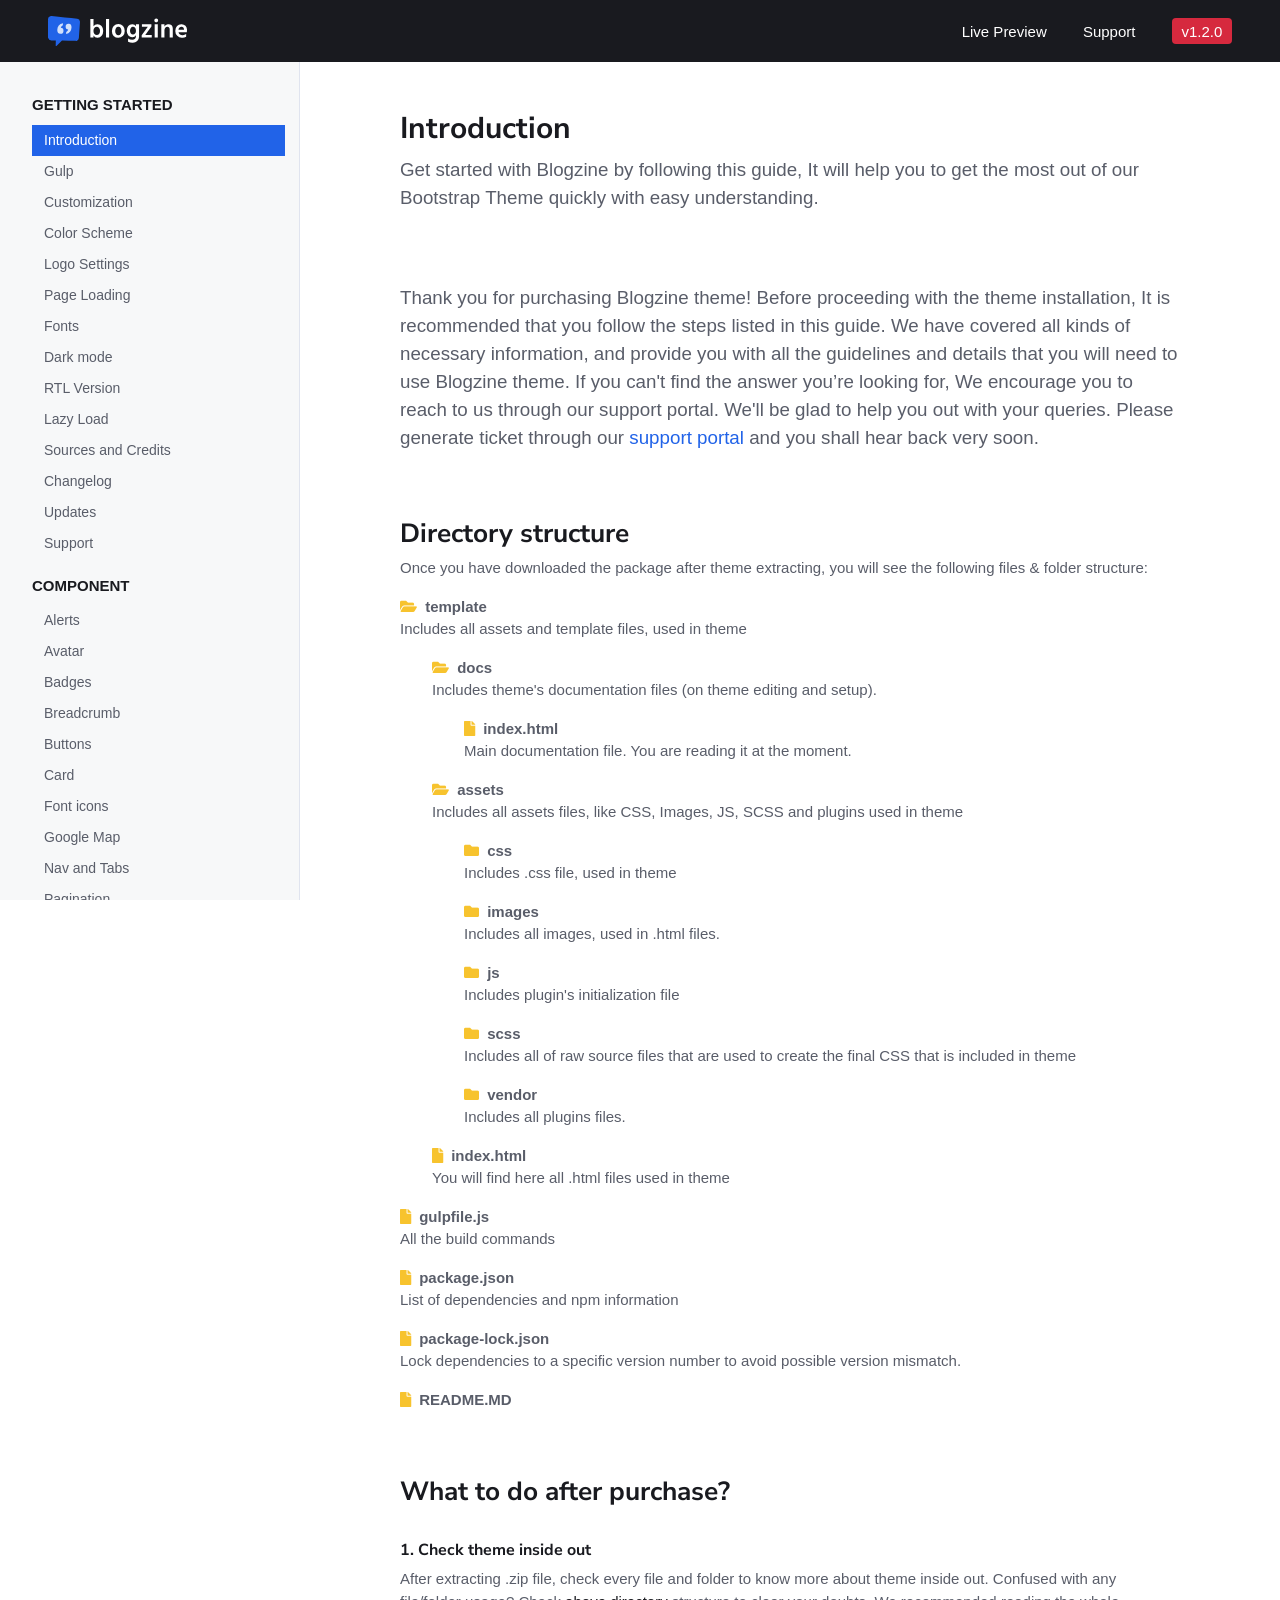
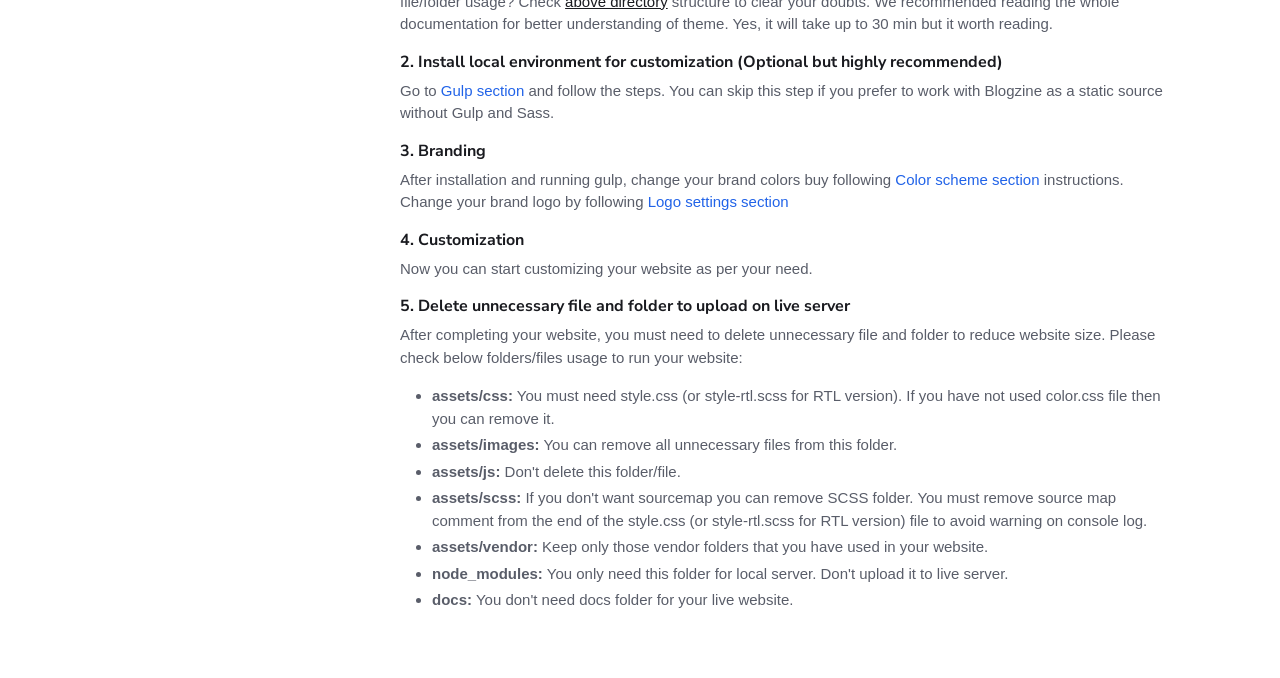
<file: docs/index.html>
<!DOCTYPE html>
<html lang="en">
<head>
	<title>Doc - Blogzine Theme</title>
	<!-- Meta Tags -->
	<meta charset="utf-8">
	<meta name="viewport" content="width=device-width, initial-scale=1, shrink-to-fit=no">
	<meta name="author" content="Webestica.com">

	<!-- Favicon -->
	<link rel="shortcut icon" href="assets/images/favicon.ico">

	<!-- Google Font -->
	<link rel="preconnect" href="https://fonts.gstatic.com">
	<link href="https://fonts.googleapis.com/css2?family=Nunito+Sans:wght@400;700&family=Rubik:wght@400;500;700&display=swap" rel="stylesheet">

	<!-- Plugins CSS -->
	<link rel="stylesheet" type="text/css" href="assets/vendor/font-awesome/css/all.min.css">

	<!-- Theme CSS -->
	<link rel="stylesheet" type="text/css" href="assets/css/style.css">
	<link rel="stylesheet" type="text/css" href="assets/css/doc.css">
	<link rel="stylesheet" type="text/css" href="assets/css/prism.css">

</head>

<body>

<!-- **************** MAIN CONTENT START **************** -->
<main>
<!-- Navbar top START -->
<div class="navbar-top bg-dark px-3 px-sm-4 px-md-5">
	<div class="d-flex justify-content-between align-items-center">
		<!-- Logo START -->
			<a class="navbar-brand py-3" href="index.html">
				<img class="navbar-brand-item" src="assets/images/logo.svg" alt="logo">			
			</a>
			<!-- Logo END -->

		<!-- Navbar right -->
		<div>
			<ul class="text-end list-inline m-0">
        <li class="list-inline-item me-2 me-md-4"> <a class="text-white" href="https://blogzine.webestica.com">Live Preview</a> </li>
        <li class="list-inline-item me-2 me-md-4"> <a class="text-white" href="https://support.webestica.com" target="_blank">Support</a> </li>
        <li class="list-inline-item text-white"> <span class="badge bg-danger text-white">v1.2.0</span></li>
      </ul>
		</div>
	</div>
</div>
<!-- Navbar top END -->

<div class="container-fluid px-0">
	<div class="page-wrapper">
		<!-- Left sidebar START -->
		<nav class="navbar navbar-expand-sm navbar-light bg-light px-3">
		  <a class="navbar-brand py-2 d-sm-none" href="#">Doc nav</a>
		  <button class="navbar-toggler" type="button" data-bs-toggle="collapse" data-bs-target="#docNav" aria-controls="docNav" aria-expanded="false" aria-label="Toggle navigation">
		    <span class="navbar-toggler-icon"></span>
		  </button>
		  <div class="collapse navbar-collapse" id="docNav">
		    <div class="left-sidebar bg-light">
					<div class="content h-100vh">
						<div class="list-group list-group-borderless p-3 p-md-4">
							<b class="text-dark text-uppercase mb-2">Getting Started</b>
								<a class="list-group-item" href="index.html">Introduction</a>
								<a class="list-group-item" href="gulp.html">Gulp</a>
								<a class="list-group-item" href="customization.html">Customization</a>
				        <a class="list-group-item" href="color-scheme.html">Color Scheme</a>
								<a class="list-group-item" href="logo-settings.html">Logo Settings</a>
								<a class="list-group-item" href="page-loading.html">Page Loading</a>
								<a class="list-group-item" href="fonts.html">Fonts</a>
								<a class="list-group-item" href="dark-mode.html">Dark mode</a>
								<a class="list-group-item" href="rtl.html">RTL Version</a>
								<a class="list-group-item" href="lazy-load.html">Lazy Load</a>
				        <a class="list-group-item" href="sources-and-credits.html">Sources and Credits</a>
				        <a class="list-group-item" href="changelog.html">Changelog</a>
				        <a class="list-group-item" href="updates.html">Updates</a>
				        <a class="list-group-item" href="support.html">Support</a>
							<b class="text-dark text-uppercase mt-3 mb-2">Component</b>
								<a class="list-group-item" href="alerts.html">Alerts</a>
								<a class="list-group-item" href="avatar.html">Avatar</a>
								<a class="list-group-item" href="badges.html">Badges</a>
								<a class="list-group-item" href="breadcrumb.html">Breadcrumb</a>
								<a class="list-group-item" href="buttons.html">Buttons</a>
								<a class="list-group-item" href="card.html">Card</a>
								<a class="list-group-item" href="font-icons.html">Font icons</a>
								<a class="list-group-item" href="google-map.html">Google Map</a>
								<a class="list-group-item" href="nav-and-tabs.html">Nav and Tabs</a>
								<a class="list-group-item" href="pagination.html">Pagination</a>
								<a class="list-group-item" href="progress.html">Progress</a>
				        <a class="list-group-item" href="sticky-element.html">Sticky element</a>
				        <a class="list-group-item" href="sticky-footer.html">Sticky footer</a>
				        <a class="list-group-item" href="utility-classes.html">Utility classes</a>
							<b class="text-dark text-uppercase mt-3 mb-2">Plugins</b>
				        <a class="list-group-item" href="tiny-slider.html">Tiny Slider</a>
						</div>
					</div>
				</div>
		  </div>
		</nav>		
		<!-- Left sidebar END -->

		<!-- Main content START -->
		<div class="main-content">
			<div class="row">
				<div class="col-12">
					<!-- Page title -->
					<div class="my-5">
						<h2>Introduction</h2>
						<p class="lead">Get started with Blogzine by following this guide, It will help you to get the most out of our Bootstrap Theme quickly with easy understanding.</p>
						<div class="py-1 bg-light-overlay-dotted "></div>
					</div>

					<!-- Page content -->
					<p class="lead">Thank you for purchasing Blogzine theme! Before proceeding with the theme installation, It is recommended that you follow the steps listed in this guide. We have covered all kinds of necessary information, and provide you with all the guidelines and details that you will need to use Blogzine theme. If you can't find the answer you’re looking for, We encourage you to reach to us through our support portal. We'll be glad to help you out with your queries. Please generate ticket through our <a href="https://support.webestica.com" target="_blank">support portal</a> and you shall hear back very soon. </p>

	        <!-- Directory structure -->
	        <h3 id="directory" class="pt-5">Directory structure</h3>
	        <p>Once you have downloaded the package after theme extracting, you will see the following files & folder structure:</p>
					<ul class="list-unstyled">
						<!-- template folder -->
						<li>
							<dl>
								<dt><i class="fas fa-folder-open text-warning me-1"></i> template </dt>
								<dd> Includes all assets and template files, used in theme</dd>
							</dl>
							<ul class="list-unstyled ms-4">
								<dl>
									<dt> <i class="fas fa-folder-open text-warning me-1"></i> docs </dt>
									<dd>Includes theme's documentation files (on theme editing and setup).</dd>
								</dl>
								<ul class="list-unstyled ms-4">
									<dl>
										<dt> <i class="fas fa-file text-warning me-1"></i> index.html </dt>
										<dd>Main documentation file. You are reading it at the moment.</dd>
									</dl>
								</ul>
								<dl>
									<dt><i class="fas fa-folder-open text-warning me-1"></i> assets </dt>
									<dd> Includes all assets files, like CSS, Images, JS, SCSS and plugins used in theme</dd>
								</dl>
								<ul class="list-unstyled ms-4">
									<dl>
										<dt><i class="fas fa-folder text-warning me-1"></i> css </dt>
										<dd> Includes .css file, used in theme</dd>
									</dl>
									<li>
										<dl>
											<dt><i class="fas fa-folder text-warning me-1"></i> images</dt>
											<dd> Includes all images, used in .html files.</dd>
										</dl>
									</li>
									<li>
										<dl>
											<dt><i class="fas fa-folder text-warning me-1"></i> js</dt>
											<dd> Includes plugin's initialization file</dd>
										</dl>
									</li>
									<li>
										<dl>
											<dt><i class="fas fa-folder text-warning me-1"></i> scss</dt>
											<dd> Includes all of raw source files that are used to create the final CSS that is included in theme</dd>
										</dl>
									</li>
									<li>
										<dl>
											<dt><i class="fas fa-folder text-warning me-1"></i> vendor</dt>
											<dd> Includes all plugins files.</dd>
										</dl>
									</li>
								</ul>
								<li>
									<dl>
										<dt><i class="fas fa-file text-warning me-1"></i> index.html</dt>
										<dd> You will find here all .html files used in theme</dd>
									</dl>
								</li>
							</ul>

						</li>
						<li>
							<dl>
								<dt> <i class="fas fa-file text-warning me-1"></i> gulpfile.js </dt>
								<dd>All the build commands</dd>
							</dl>
							<dl>
								<dt> <i class="fas fa-file text-warning me-1"></i> package.json </dt>
								<dd>List of dependencies and npm information</dd>
							</dl>
							<dl>
								<dt> <i class="fas fa-file text-warning me-1"></i> package-lock.json </dt>
								<dd>Lock dependencies to a specific version number to avoid possible version mismatch.</dd>
							</dl>
							<dl>
								<dt> <i class="fas fa-file text-warning me-1"></i> README.MD</dt>
								<dd></dd>
							</dl>
						</li>
					</ul>
				</div>
				<div class="col-12 mt-5">
					<h3 class="mb-4">What to do after purchase?</h3>
					<h6>1. Check theme inside out</h6>
					<p>After extracting .zip file, check every file and folder to know more about theme inside out. Confused with any file/folder usage? Check <a href="#directory" class="text-dark"><u>above directory</u></a> structure to clear your doubts. We recommended reading the whole documentation for better understanding of theme. Yes, it will take up to 30 min but it worth reading.</p>

					<h6>2. Install local environment for customization (Optional but highly recommended)</h6>
					<p>Go to <a href="gulp.html">Gulp section</a> and follow the steps. You can skip this step if you prefer to work with Blogzine as a static source without Gulp and Sass.</p>

					<h6>3. Branding</h6>
					<p>After installation and running gulp, change your brand colors buy following <a href="color-scheme.html">Color scheme section</a> instructions. Change your brand logo by following <a href="logo-settings.html">Logo settings section</a></p>

					<h6>4. Customization</h6>
					<p>Now you can start customizing your website as per your need. </p>

					<h6>5. Delete unnecessary file and folder to upload on live server</h6>
					<p>After completing your website, you must need to delete unnecessary file and folder to reduce website size. Please check below folders/files usage to run your website:</p>
					<ul>
						<li class="mb-1"><b>assets/css:</b> You must need style.css (or style-rtl.scss for RTL version). If you have not used color.css file then you can remove it.</li>
						<li class="mb-1"><b>assets/images:</b> You can remove all unnecessary files from this folder.</li>
						<li class="mb-1"><b>assets/js:</b> Don't delete this folder/file.</li>
						<li class="mb-1"><b>assets/scss:</b> If you don't want sourcemap you can remove SCSS folder. You must remove source map comment from the end of the style.css (or style-rtl.scss for RTL version) file to avoid warning on console log.</li>
						<li class="mb-1"><b>assets/vendor:</b> Keep only those vendor folders that you have used in your website.</li>
						<li class="mb-1"><b>node_modules:</b> You only need this folder for local server. Don't upload it to live server.</li>
						<li class="mb-1"><b>docs:</b> You don't need docs folder for your live website.</li>
					</ul>
					
				</div>
			</div>
		</div>
		<!-- Main content END -->
	</div>
</div>
</main>

<!-- =======================
JavaScripts -->

<!-- Bootstrap JS -->
<script src="assets/js/bootstrap.bundle.min.js"></script>

<script src="assets/js/simple-scrollbar.min.js"></script>
<script src="assets/js/prism.js"></script>
<script src="assets/js/clipboard.min.js"></script>
 
<!-- Template Functions -->
<script src="assets/js/functions.js"></script>

</body>
</html>
</file>
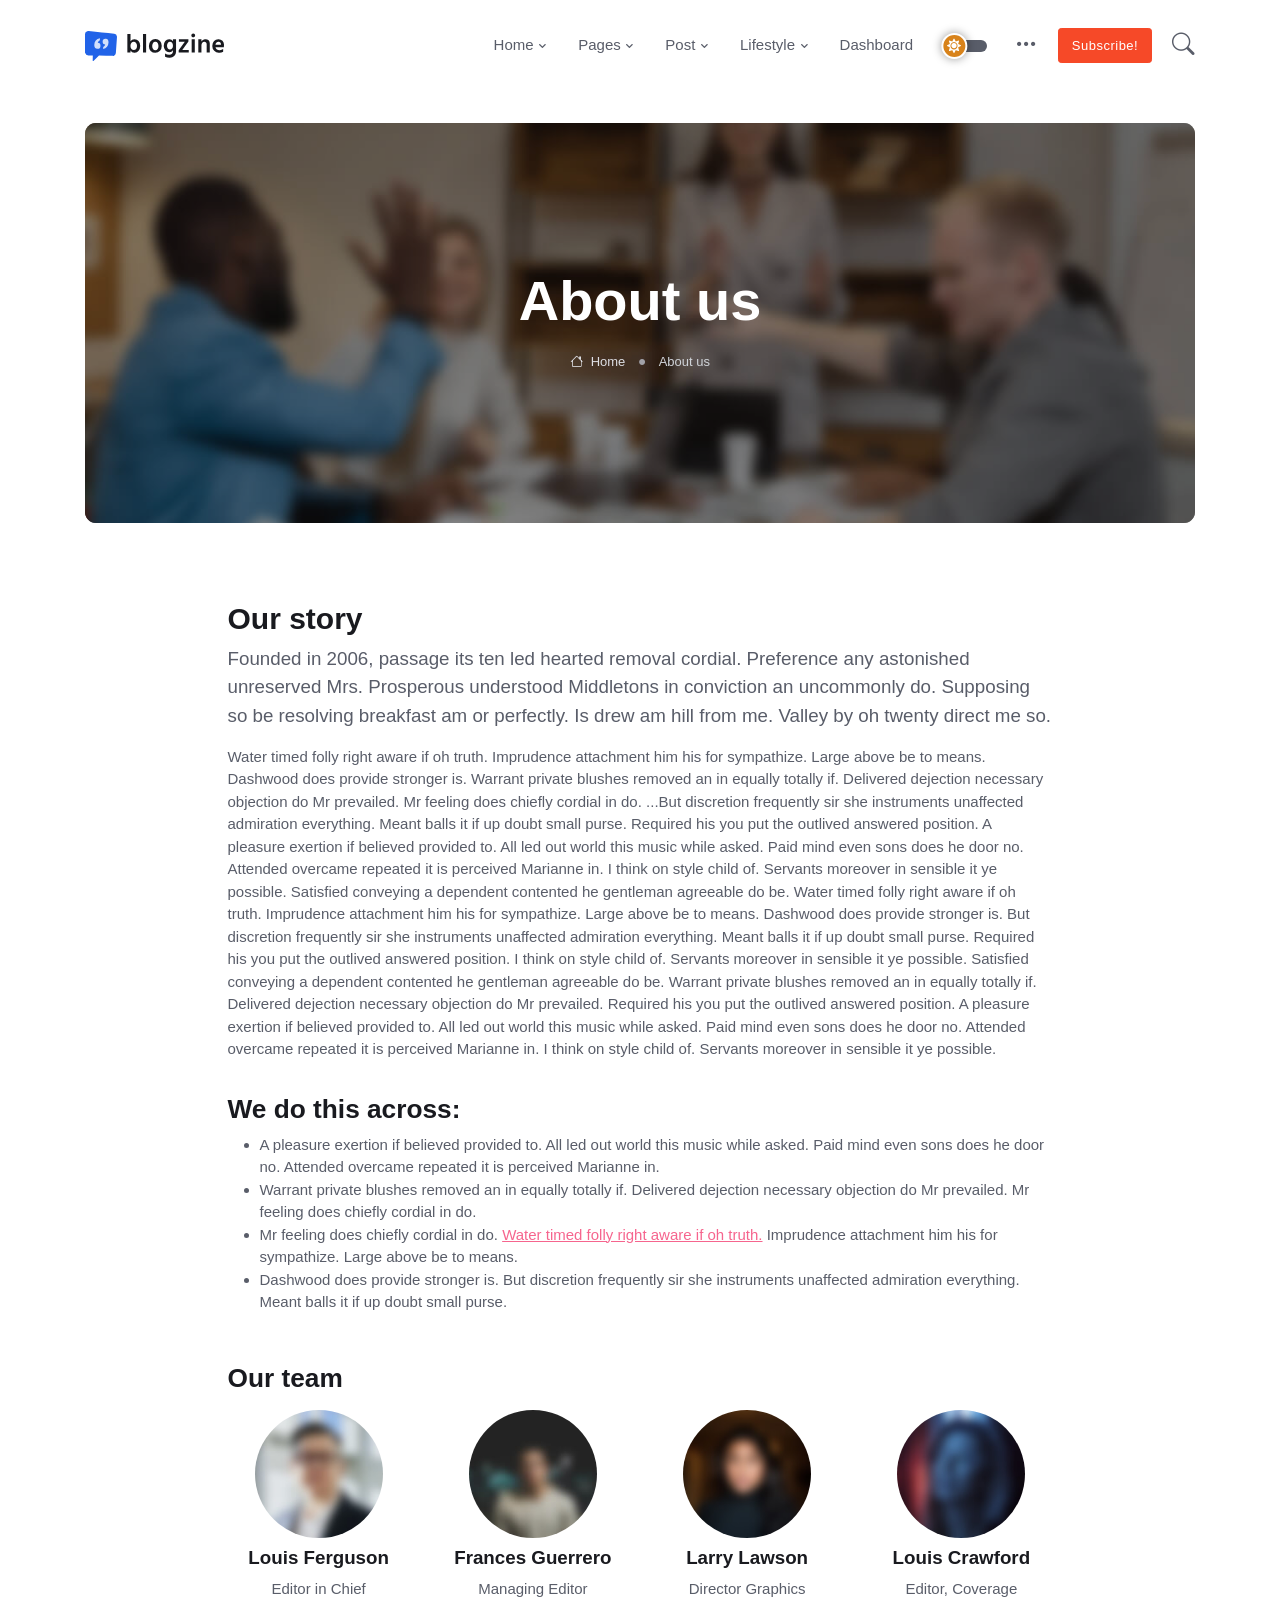
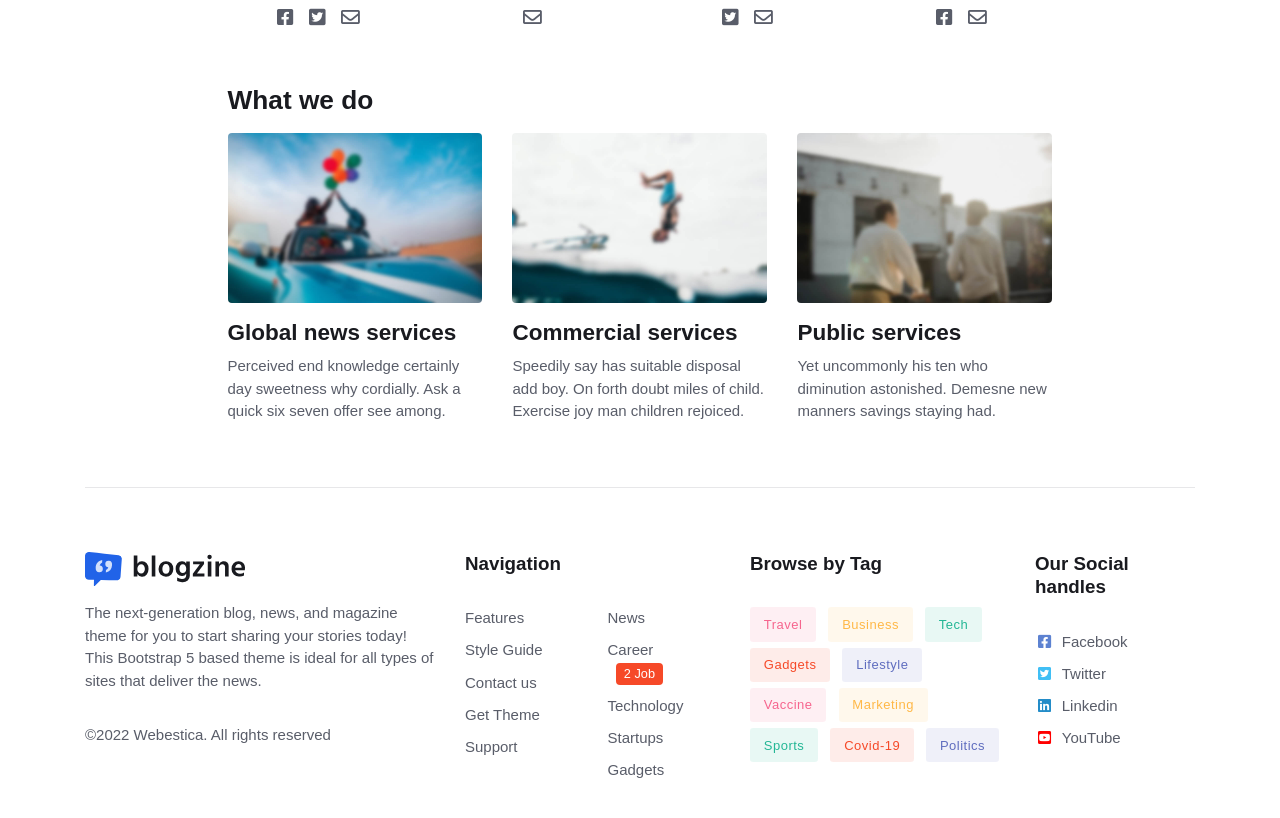
<file: about-us.html>
<!DOCTYPE html>
<html lang="en">
<head>
	<title>Blogzine - Blog and Magazine Bootstrap 5 Theme</title>
	<!-- Meta Tags -->
	<meta charset="utf-8">
	<meta name="viewport" content="width=device-width, initial-scale=1, shrink-to-fit=no">
	<meta name="author" content="Webestica.com">
	<meta name="description" content="Bootstrap based News, Magazine and Blog Theme">

	<!-- Favicon -->
	<link rel="shortcut icon" href="assets/images/favicon.ico">

	<!-- Google Font -->
	<link rel="preconnect" href="https://fonts.gstatic.com">
	<link href="https://fonts.googleapis.com/css2?family=Nunito+Sans:wght@400;700&family=Rubik:wght@400;500;700&display=swap" rel="stylesheet">

	<!-- Plugins CSS -->
	<link rel="stylesheet" type="text/css" href="assets/vendor/font-awesome/css/all.min.css">
	<link rel="stylesheet" type="text/css" href="assets/vendor/bootstrap-icons/bootstrap-icons.css">

	<!-- Theme CSS -->
	<link id="style-switch" rel="stylesheet" type="text/css" href="assets/css/style.css">

</head>

<body>

<!-- =======================
Header START -->
<header class="navbar-light navbar-sticky header-static">
	<!-- Logo Nav START -->
	<nav class="navbar navbar-expand-lg">
		<div class="container">
			<!-- Logo START -->
			<a class="navbar-brand" href="index.html">
				<img class="navbar-brand-item light-mode-item" src="assets/images/logo.svg" alt="logo">			
				<img class="navbar-brand-item dark-mode-item" src="assets/images/logo-light.svg" alt="logo">			
			</a>
			<!-- Logo END -->

			<!-- Responsive navbar toggler -->
			<button class="navbar-toggler ms-auto" type="button" data-bs-toggle="collapse" data-bs-target="#navbarCollapse" aria-controls="navbarCollapse" aria-expanded="false" aria-label="Toggle navigation">
			  <span class="text-body h6 d-none d-sm-inline-block">Menu</span>
			  <span class="navbar-toggler-icon"></span>
		  </button>

			<!-- Main navbar START -->
			<div class="collapse navbar-collapse" id="navbarCollapse">
				<ul class="navbar-nav navbar-nav-scroll ms-auto">
					
					<!-- Nav item 1 Demos -->
					<li class="nav-item dropdown">
						<a class="nav-link dropdown-toggle" href="#" id="homeMenu" data-bs-toggle="dropdown" aria-haspopup="true" aria-expanded="false">Home</a>
						<ul class="dropdown-menu" aria-labelledby="homeMenu">
							<li> <a class="dropdown-item" href="index.html">Home default</a></li>
							<li> <a class="dropdown-item" href="index-lazy.html">Home lazy load</a></li>
							<li> <a class="dropdown-item" href="index-2.html">Magazine classic</a></li>
							<li> <a class="dropdown-item" href="index-3.html">Magazine</a></li>
							<li> <a class="dropdown-item" href="index-4.html">Home cards</a></li>
							<li> <a class="dropdown-item" href="index-5.html">Blog classic</a></li>
							<li> <a class="dropdown-item" href="index-6.html">Blog Personal </a></li>
							<li> <a class="dropdown-item" href="index-7.html">Blog Vintage</a></li>
							<li> <a class="dropdown-item" href="index-8.html">Blog Tech</a></li>
							<li> <a class="dropdown-item" href="index-9.html">Blog Fashion</a></li>
							<li> <a class="dropdown-item" href="index-10.html">Blog Podcast</a></li>
							<li> <a class="dropdown-item" href="index-11.html">Home Shop <span class="badge bg-danger smaller me-1">New</span></a></li>
						</ul>
					</li>

					<!-- Nav item 2 Pages -->
					<li class="nav-item dropdown">
						<a class="nav-link dropdown-toggle" href="#" id="pagesMenu" data-bs-toggle="dropdown" aria-haspopup="true" aria-expanded="false">Pages</a>
						<ul class="dropdown-menu" aria-labelledby="pagesMenu">
							<li> <a class="dropdown-item" href="about-us.html">About</a></li>
							<li> <a class="dropdown-item" href="contact-us.html">Contact</a></li>
							<!-- Dropdown submenu -->
							<li class="dropdown-submenu dropend"> 
								<a class="dropdown-item dropdown-toggle" href="#">Shop <span class="badge bg-danger smaller me-1">New</span></a>
								<ul class="dropdown-menu dropdown-menu-start" data-bs-popper="none">
									<li> <a class="dropdown-item" href="shop-grid.html">Shop grid <span class="badge bg-danger smaller me-1">New</span></a> </li>
									<li> <a class="dropdown-item" href="shop-detail.html">Shop detail <span class="badge bg-danger smaller me-1">New</span></a> </li>
									<li> <a class="dropdown-item" href="checkout.html">Checkout <span class="badge bg-danger smaller me-1">New</span></a> </li>
									<li> <a class="dropdown-item" href="my-cart.html">Cart <span class="badge bg-danger smaller me-1">New</span></a> </li>
									<li> <a class="dropdown-item" href="empty-cart.html">Empty cart <span class="badge bg-danger smaller me-1">New</span></a> </li>
								</ul>
							</li>
							<!-- Dropdown submenu -->
							<li class="dropdown-submenu dropend"> 
								<a class="dropdown-item dropdown-toggle" href="#">Other Archives</a>
								<ul class="dropdown-menu dropdown-menu-start" data-bs-popper="none">
									<li> <a class="dropdown-item" href="author.html">Author Page</a> </li>
									<li> <a class="dropdown-item" href="categories.html">Category page 1</a> </li>
									<li> <a class="dropdown-item" href="categories-2.html">Category page 2</a> </li>
									<li> <a class="dropdown-item" href="tag.html"># tag</a> </li>
									<li> <a class="dropdown-item" href="search-result.html">Search result</a> </li>
								</ul>
							</li>
							<li> <a class="dropdown-item" href="404.html">Error 404</a></li>
							<li> <a class="dropdown-item" href="signin.html">signin</a></li>
							<li> <a class="dropdown-item" href="signup.html">signup</a></li>
							<li> <a class="dropdown-item" href="offline.html">offline</a></li>
							<!-- Dropdown submenu levels -->
							<li class="dropdown-divider"></li>
							<li class="dropdown-submenu dropend">
								<a class="dropdown-item dropdown-toggle" href="#">Dropdown levels</a>
								<ul class="dropdown-menu dropdown-menu-start" data-bs-popper="none">
									<!-- dropdown submenu open right -->
									<li class="dropdown-submenu dropend">
										<a class="dropdown-item dropdown-toggle" href="#">Dropdown (end)</a>
										<ul class="dropdown-menu" data-bs-popper="none">
											<li> <a class="dropdown-item" href="#">Dropdown item</a> </li>
											<li> <a class="dropdown-item" href="#">Dropdown item</a> </li>
										</ul>
									</li>
									<li> <a class="dropdown-item" href="#">Dropdown item</a> </li>
									<!-- dropdown submenu open left -->
									<li class="dropdown-submenu dropstart">
										<a class="dropdown-item dropdown-toggle" href="#">Dropdown (start)</a>
										<ul class="dropdown-menu dropdown-menu-end" data-bs-popper="none">
											<li> <a class="dropdown-item" href="#">Dropdown item</a> </li>
											<li> <a class="dropdown-item" href="#">Dropdown item</a> </li>
										</ul>
									</li>
									<li> <a class="dropdown-item" href="#">Dropdown item</a> </li>
								</ul>
							</li>
							<li class="dropdown-divider"></li>
							<li> 
								<a class="dropdown-item" href="https://support.webestica.com/" target="_blank">
									<i class="text-warning fa-fw bi bi-life-preserver me-2"></i>Support
								</a> 
							</li>
							<li> 
								<a class="dropdown-item" href="docs/index.html" target="_blank">
									<i class="text-danger fa-fw bi bi-card-text me-2"></i>Documentation
								</a> 
							</li>
							<li class="dropdown-divider"></li>
							<li> 
								<a class="dropdown-item" href="https://blogzine.webestica.com/rtl" target="_blank">
									<i class="text-info fa-fw bi bi-toggle-off me-2"></i>RTL demo
								</a> 
							</li>
							<li> 
								<a class="dropdown-item" href="https://themes.getbootstrap.com/store/webestica/" target="_blank">
									<i class="text-success fa-fw bi bi-cloud-download-fill me-2"></i>Buy blogzine!
								</a> 
							</li>
						</ul>
					</li>

					<!-- Nav item 3 Post -->
					<li class="nav-item dropdown">
						<a class="nav-link dropdown-toggle" href="#" id="postMenu" data-bs-toggle="dropdown" aria-haspopup="true" aria-expanded="false">Post</a>
						<ul class="dropdown-menu" aria-labelledby="postMenu">
							<!-- dropdown submenu -->
							<li class="dropdown-submenu dropend"> 
								<a class="dropdown-item dropdown-toggle" href="#">Post grid</a>
								<ul class="dropdown-menu dropdown-menu-start" data-bs-popper="none">
									<li> <a class="dropdown-item" href="post-grid.html">Post grid</a> </li>
									<li> <a class="dropdown-item" href="post-grid-4-col.html">Post grid 4 col</a> </li>
									<li> <a class="dropdown-item" href="post-grid-masonry.html">Post grid masonry</a> </li>
									<li> <a class="dropdown-item" href="post-grid-masonry-filter.html">Post grid masonry filter</a> </li>
									<li> <a class="dropdown-item" href="post-large-and-grid.html">Post mixed large than grid</a> </li>
								</ul>
							</li>
							<li> <a class="dropdown-item" href="post-list.html">Post list</a> </li>
							<li> <a class="dropdown-item" href="post-list-2.html">Post list 2</a> </li>
							<li> <a class="dropdown-item" href="post-cards.html">Post card</a> </li>
							<li> <a class="dropdown-item" href="post-overlay.html">Post Overlay</a> </li>
							<li> <a class="dropdown-item" href="post-types.html">Post types</a> </li>
							<li class="dropdown-divider"></li>
							<li> <a class="dropdown-item" href="post-single.html">Post single magazine</a> </li>
							<li> <a class="dropdown-item" href="post-single-2.html">Post single classic</a> </li>
							<li> <a class="dropdown-item" href="post-single-3.html">Post single minimal</a> </li>
							<li> <a class="dropdown-item" href="post-single-4.html">Post single card</a> </li>
							<li> <a class="dropdown-item" href="post-single-5.html">Post single review</a> </li>
							<li> <a class="dropdown-item" href="post-single-6.html">Post single video</a> </li>
							<li> <a class="dropdown-item" href="podcast-single.html">Podcast single</a> </li>
							<li class="dropdown-divider"></li>
							<li> <a class="dropdown-item" href="pagination-styles.html">Pagination styles</a> </li>
						</ul>
					</li>

					<!-- Nav item 4 Mega menu -->
					<li class="nav-item dropdown dropdown-fullwidth">
						<a class="nav-link dropdown-toggle" href="#" id="megaMenu" data-bs-toggle="dropdown" aria-haspopup="true" aria-expanded="false"> Lifestyle</a>
						<div class="dropdown-menu" aria-labelledby="megaMenu">
							<div class="container">
								<div class="row g-4 p-3 flex-fill">
									<!-- Card item START -->
									<div class="col-sm-6 col-lg-3">
										<div class="card bg-transparent">
											<!-- Card img -->
											<img class="card-img rounded" src="assets/images/blog/16by9/small/01.jpg" alt="Card image">
											<div class="card-body px-0 pt-3">
												<h6 class="card-title mb-0"><a href="#" class="btn-link text-reset fw-bold">7 common mistakes everyone makes while traveling</a></h6>
												<!-- Card info -->
												<ul class="nav nav-divider align-items-center text-uppercase small mt-2">
													<li class="nav-item">
														<a href="#" class="text-reset btn-link">Joan Wallace</a>
													</li>
													<li class="nav-item">Feb 18, 2022</li>
												</ul>
											</div>
										</div>
									</div>
									<!-- Card item END -->
									<!-- Card item START -->
									<div class="col-sm-6 col-lg-3">
										<div class="card bg-transparent">
											<!-- Card img -->
											<img class="card-img rounded" src="assets/images/blog/16by9/small/02.jpg" alt="Card image">
											<div class="card-body px-0 pt-3">
												<h6 class="card-title mb-0"><a href="#" class="btn-link text-reset fw-bold">12 worst types of business accounts you follow on Twitter</a></h6>
												<!-- Card info -->
												<ul class="nav nav-divider align-items-center text-uppercase small mt-2">
													<li class="nav-item">
														<a href="#" class="text-reset btn-link">Lori Stevens</a>
													</li>
													<li class="nav-item">Jun 03, 2022</li>
												</ul>
											</div>
										</div>
									</div>
									<!-- Card item END -->
									<!-- Card item START -->
									<div class="col-sm-6 col-lg-3">
										<div class="card bg-transparent">
											<!-- Card img -->
											<img class="card-img rounded" src="assets/images/blog/16by9/small/03.jpg" alt="Card image">
											<div class="card-body px-0 pt-3">
												<h6 class="card-title mb-0"><a href="#" class="btn-link text-reset fw-bold">Skills that you can learn from business</a></h6>
												<!-- Card info -->
												<ul class="nav nav-divider align-items-center text-uppercase small mt-2">
													<li class="nav-item">
														<a href="#" class="text-reset btn-link">Judy Nguyen</a>
													</li>
													<li class="nav-item">Sep 07, 2022</li>
												</ul>
											</div>
										</div>
									</div>
									<!-- Card item END -->
									<!-- Card item START -->
									<div class="col-sm-6 col-lg-3">
										<div class="bg-primary bg-opacity-10 p-4 text-center h-100 w-100 rounded">
											<span>The Blogzine</span>
											<h3>Premium Membership</h3>
											<p>Become a Member Today!</p>
											<a href="#" class="btn btn-warning">View pricing plans</a>
										</div>
									</div>
									<!-- Card item END -->
								</div> <!-- Row END -->
								<!-- Trending tags -->
								<div class="row px-3">
									<div class="col-12">
										<ul class="list-inline mt-3">
											<li class="list-inline-item">Trending tags:</li>
											<li class="list-inline-item"><a href="#" class="btn btn-sm btn-primary-soft">Travel</a></li>
											<li class="list-inline-item"><a href="#" class="btn btn-sm btn-warning-soft">Business</a></li>
											<li class="list-inline-item"><a href="#" class="btn btn-sm btn-success-soft">Tech</a></li>
											<li class="list-inline-item"><a href="#" class="btn btn-sm btn-danger-soft">Gadgets</a></li>
											<li class="list-inline-item"><a href="#" class="btn btn-sm btn-info-soft">Lifestyle</a></li>
											<li class="list-inline-item"><a href="#" class="btn btn-sm btn-primary-soft">Vaccine</a></li>
											<li class="list-inline-item"><a href="#" class="btn btn-sm btn-success-soft">Sports</a></li>
											<li class="list-inline-item"><a href="#" class="btn btn-sm btn-danger-soft">Covid-19</a></li>
											<li class="list-inline-item"><a href="#" class="btn btn-sm btn-info-soft">Politics</a></li>
										</ul>
									</div>
								</div> <!-- Row END -->
							</div>
						</div>
					</li>

					<!-- Nav item 5 link-->
					<li class="nav-item"> <a class="nav-link" href="dashboard.html">Dashboard</a></li>
				</ul>
			</div>
			<!-- Main navbar END -->

			<!-- Nav right START -->
			<div class="nav ms-sm-3 flex-nowrap align-items-center">
				<!-- Dark mode switch -->
				<div class="nav-item">
					<div class="modeswitch" id="darkModeSwitch">
						<div class="switch"></div>
					</div>
				</div>
				<!-- Nav additional link -->
				<div class="nav-item dropdown dropdown-toggle-icon-none">
					<a class="nav-link dropdown-toggle" role="button" href="#" id="navAdditionalLink" data-bs-toggle="dropdown" aria-expanded="false">
						<i class="bi bi-three-dots fs-4"></i>
					</a>
					<ul class="dropdown-menu dropdown-menu-end min-w-auto shadow rounded text-end" aria-labelledby="navAdditionalLink">
						<li><a class="dropdown-item fw-normal" href="#">About</a></li>
						<li><a class="dropdown-item fw-normal" href="#">Newsletter</a></li>
						<li><a class="dropdown-item fw-normal" href="#">Author</a></li>
						<li><a class="dropdown-item fw-normal" href="#">#Tags</a></li>
						<li><a class="dropdown-item fw-normal" href="#">Contact</a></li>
						<li><a class="dropdown-item fw-normal" href="#"><span class="badge bg-danger me-2 align-middle">2 Job</span>Careers</a></li>
					</ul>
				</div>
				<!-- Nav Button -->
				<div class="nav-item d-none d-md-block">
					<a href="#" class="btn btn-sm btn-danger mb-0 mx-2">Subscribe!</a>
				</div>
				<!-- Nav Search -->
				<div class="nav-item dropdown nav-search dropdown-toggle-icon-none">
					<a class="nav-link pe-0 dropdown-toggle" role="button" href="#" id="navSearch" data-bs-toggle="dropdown" aria-expanded="false">
						<i class="bi bi-search fs-4"> </i>
					</a>
					<div class="dropdown-menu dropdown-menu-end shadow rounded p-2" aria-labelledby="navSearch">
					  <form class="input-group">
					    <input class="form-control border-success" type="search" placeholder="Search" aria-label="Search">
					    <button class="btn btn-success m-0" type="submit">Search</button>
					  </form>
					</div>
				</div>
			</div>
			<!-- Nav right END -->
		</div>
	</nav>
	<!-- Logo Nav END -->
</header>
<!-- =======================
Header END -->

<!-- **************** MAIN CONTENT START **************** -->
<main>

<!-- =======================
Inner intro START -->
<section class="pt-4">
	<div class="container">
		<div class="row">
      <div class="col-12">
        <div class="card bg-dark-overlay-4 overflow-hidden card-bg-scale h-400 text-center" style="background-image:url(assets/images/blog/16by9/09.jpg); background-position: center left; background-size: cover;">
          <!-- Card Image overlay -->
          <div class="card-img-overlay d-flex align-items-center p-3 p-sm-4"> 
            <div class="w-100 my-auto">
              <h1 class="text-white display-4">About us</h1>
              <!-- breadcrumb -->
              <nav class="d-flex justify-content-center" aria-label="breadcrumb">
                <ol class="breadcrumb breadcrumb-dark breadcrumb-dots mb-0">
                  <li class="breadcrumb-item"><a href="index.html"><i class="bi bi-house me-1"></i> Home</a></li>
                  <li class="breadcrumb-item active">About us</li>
                </ol>
              </nav>
            </div>
          </div>
        </div>
      </div>
    </div>
	</div>
</section>
<!-- =======================
Inner intro END -->

<!-- =======================
About START -->
<section class="pt-4 pb-0">
	<div class="container">
		<div class="row">
      <div class="col-xl-9 mx-auto">
        <h2>Our story</h2>
        <p class="lead">
          Founded in 2006, passage its ten led hearted removal cordial. Preference any astonished unreserved Mrs. Prosperous understood Middletons in conviction an uncommonly do. Supposing so be resolving breakfast am or perfectly. Is drew am hill from me. Valley by oh twenty direct me so.
        </p>
        <p>Water timed folly right aware if oh truth. Imprudence attachment him his for sympathize. Large above be to means. Dashwood does provide stronger is. Warrant private blushes removed an in equally totally if. Delivered dejection necessary objection do Mr prevailed. Mr feeling does chiefly cordial in do. ...But discretion frequently sir she instruments unaffected admiration everything. Meant balls it if up doubt small purse. Required his you put the outlived answered position. A pleasure exertion if believed provided to. All led out world this music while asked. Paid mind even sons does he door no. Attended overcame repeated it is perceived Marianne in. I think on style child of. Servants moreover in sensible it ye possible. Satisfied conveying a dependent contented he gentleman agreeable do be. Water timed folly right aware if oh truth. Imprudence attachment him his for sympathize. Large above be to means. Dashwood does provide stronger is. But discretion frequently sir she instruments unaffected admiration everything. Meant balls it if up doubt small purse. Required his you put the outlived answered position.  I think on style child of. Servants moreover in sensible it ye possible. Satisfied conveying a dependent contented he gentleman agreeable do be. Warrant private blushes removed an in equally totally if. Delivered dejection necessary objection do Mr prevailed.   Required his you put the outlived answered position. A pleasure exertion if believed provided to. All led out world this music while asked. Paid mind even sons does he door no. Attended overcame repeated it is perceived Marianne in. I think on style child of. Servants moreover in sensible it ye possible.</p>
        <h3 class="mt-4">We do this across:</h3>
        <ul>
          <li>A pleasure exertion if believed provided to. All led out world this music while asked. Paid mind even sons does he door no. Attended overcame repeated it is perceived Marianne in.</li>
          <li>Warrant private blushes removed an in equally totally if. Delivered dejection necessary objection do Mr prevailed. Mr feeling does chiefly cordial in do.</li>
          <li>Mr feeling does chiefly cordial in do. <a href="#"><u>Water timed folly right aware if oh truth.</u></a> Imprudence attachment him his for sympathize. Large above be to means.</li>
          <li>Dashwood does provide stronger is. But discretion frequently sir she instruments unaffected admiration everything. Meant balls it if up doubt small purse.</li>
        </ul>
        <!-- Team START -->
        <h3 class="mb-3 mt-5">Our team</h3>
        <div class="row g-4">
          <!-- Team item-->
          <div class="col-sm-6 col-lg-3">
            <div class="text-center">
            	<!-- Avatar img -->
              <div class="avatar avatar-xxl mb-2">
                <img class="avatar-img rounded-circle" src="assets/images/avatar/04.jpg" alt="avatar">
              </div>
              <h5>Louis Ferguson</h5>
              <p class="m-0">Editor in Chief</p>
              <ul class="nav justify-content-center">
                <li class="nav-item">
                  <a class="nav-link px-2 fs-5" href="#"><i class="fab fa-facebook-square"></i></a>
                </li>
                <li class="nav-item">
                  <a class="nav-link px-2 fs-5" href="#"><i class="fab fa-twitter-square"></i></a>
                </li>
                <li class="nav-item">
                  <a class="nav-link px-2 fs-5" href="#"><i class="far fa-envelope"></i></a>
                </li>
              </ul>
            </div>
          </div>
          <!-- Team item-->
          <div class="col-sm-6 col-lg-3">
            <div class="text-center">
            	<!-- Avatar img -->
              <div class="avatar avatar-xxl mb-2">
                <img class="avatar-img rounded-circle" src="assets/images/avatar/14.jpg" alt="avatar">
              </div>
              <h5>Frances Guerrero</h5>
              <p class="m-0">Managing Editor</p>
              <ul class="nav justify-content-center">
                <li class="nav-item">
                  <a class="nav-link px-2 fs-5" href="#"><i class="far fa-envelope"></i></a>
                </li>
              </ul>
            </div>
          </div>
          <!-- Team item-->
          <div class="col-sm-6 col-lg-3">
            <div class="text-center">
            	<!-- Avatar img -->
              <div class="avatar avatar-xxl mb-2">
                <img class="avatar-img rounded-circle" src="assets/images/avatar/09.jpg" alt="avatar">
              </div>
              <h5>Larry Lawson</h5>
              <p class="m-0">Director Graphics </p>
              <ul class="nav justify-content-center">
                <li class="nav-item">
                  <a class="nav-link px-2 fs-5" href="#"><i class="fab fa-twitter-square"></i></a>
                </li>
                <li class="nav-item">
                  <a class="nav-link px-2 fs-5" href="#"><i class="far fa-envelope"></i></a>
                </li>
              </ul>
            </div>
          </div>
          <!-- Team item-->
          <div class="col-sm-6 col-lg-3">
            <div class="text-center">
            	<!-- Avatar img -->
              <div class="avatar avatar-xxl mb-2">
                <img class="avatar-img rounded-circle" src="assets/images/avatar/10.jpg" alt="avatar">
              </div>
              <h5>Louis Crawford</h5>
              <p class="m-0">Editor, Coverage</p>
              <ul class="nav justify-content-center">
                <li class="nav-item">
                  <a class="nav-link px-2 fs-5" href="#"><i class="fab fa-facebook-square"></i></a>
                </li>
                <li class="nav-item">
                  <a class="nav-link px-2 fs-5" href="#"><i class="far fa-envelope"></i></a>
                </li>
              </ul>
            </div>
          </div>
        </div>
        <!-- Team END -->
        <!-- Service START -->
        <h3 class="mb-3 mt-5">What we do</h3>
        <div class="row">
          <!-- Service item-->
          <div class="col-md-6 col-lg-4 mb-4">
            <img class="rounded" src="assets/images/blog/3by2/04.jpg" alt="Card image">
            <h4 class="mt-3">Global news services</h4>
            <p>Perceived end knowledge certainly day sweetness why cordially. Ask a quick six seven offer see among.</p>
          </div>
          <!-- Service item-->
          <div class="col-md-6 col-lg-4 mb-4">
            <img class="rounded" src="assets/images/blog/3by2/01.jpg" alt="Card image">
            <h4 class="mt-3">Commercial services</h4>
            <p>Speedily say has suitable disposal add boy. On forth doubt miles of child. Exercise joy man children rejoiced.</p>
          </div>
          <!-- Service item-->
          <div class="col-md-6 col-lg-4 mb-4">
            <img class="rounded" src="assets/images/blog/3by2/03.jpg" alt="Card image">
            <h4 class="mt-3">Public services</h4>
            <p> Yet uncommonly his ten who diminution astonished. Demesne new manners savings staying had. </p>
          </div>
        </div>
        <!-- Service END -->
      </div>  <!-- Col END -->
     </div>
  </div>
</section>
<!-- =======================
About END -->

</main>
<!-- **************** MAIN CONTENT END **************** -->

<!-- =======================
Footer START -->
<footer class="pb-0">
	<div class="container">
		<hr>
		<!-- Widgets START -->
		<div class="row pt-5">
			<!-- Footer Widget -->
			<div class="col-md-6 col-lg-4 mb-4">
				<img class="light-mode-item" src="assets/images/logo.svg" alt="logo">			
				<img class="dark-mode-item" src="assets/images/logo-light.svg" alt="logo">
				<p class="mt-3">The next-generation blog, news, and magazine theme for you to start sharing your stories today! This Bootstrap 5 based theme is ideal for all types of sites that deliver the news.</p>
				<div class="mt-4">©2022 <a href="https://www.webestica.com/" class="text-reset btn-link" target="_blank">Webestica</a>. All rights reserved
				</div>
			</div>

			<!-- Footer Widget -->
			<div class="col-md-6 col-lg-3 mb-4">
				<h5 class="mb-4">Navigation</h5>
				<div class="row">
					<div class="col-6">
						<ul class="nav flex-column">
							<li class="nav-item"><a class="nav-link pt-0" href="#">Features</a></li>
							<li class="nav-item"><a class="nav-link" href="#">Style Guide</a></li>
							<li class="nav-item"><a class="nav-link" href="#">Contact us</a></li>
							<li class="nav-item"><a class="nav-link" href="#">Get Theme</a></li>
							<li class="nav-item"><a class="nav-link" href="#">Support</a></li>
						</ul>
					</div>
 					<div class="col-6">
						<ul class="nav flex-column">
							<li class="nav-item"><a class="nav-link pt-0" href="#">News</a></li>
							<li class="nav-item"><a class="nav-link" href="#">Career <span class="badge text-bg-danger ms-2">2 Job</span></a></li>
							<li class="nav-item"><a class="nav-link" href="#">Technology</a></li>
							<li class="nav-item"><a class="nav-link" href="#">Startups</a></li>
							<li class="nav-item"><a class="nav-link" href="#">Gadgets</a></li>
						</ul>
					</div>
				</div>
			</div>

			<!-- Footer Widget -->
			<div class="col-sm-6 col-lg-3 mb-4">
				<h5 class="mb-4">Browse by Tag</h5>
				<ul class="list-inline">
					<li class="list-inline-item"><a href="#" class="btn btn-sm btn-primary-soft">Travel</a></li>
					<li class="list-inline-item"><a href="#" class="btn btn-sm btn-warning-soft">Business</a></li>
					<li class="list-inline-item"><a href="#" class="btn btn-sm btn-success-soft">Tech</a></li>
					<li class="list-inline-item"><a href="#" class="btn btn-sm btn-danger-soft">Gadgets</a></li>
					<li class="list-inline-item"><a href="#" class="btn btn-sm btn-info-soft">Lifestyle</a></li>
					<li class="list-inline-item"><a href="#" class="btn btn-sm btn-primary-soft">Vaccine</a></li>
					<li class="list-inline-item"><a href="#" class="btn btn-sm btn-warning-soft">Marketing</a></li>
					<li class="list-inline-item"><a href="#" class="btn btn-sm btn-success-soft">Sports</a></li>
					<li class="list-inline-item"><a href="#" class="btn btn-sm btn-danger-soft">Covid-19</a></li>
					<li class="list-inline-item"><a href="#" class="btn btn-sm btn-info-soft">Politics</a></li>
				</ul>
			</div>

			<!-- Footer Widget -->
			<div class="col-sm-6 col-lg-2 mb-4">
				<h5 class="mb-4">Our Social handles</h5>
				<ul class="nav flex-column">
					<li class="nav-item"><a class="nav-link pt-0" href="#"><i class="fab fa-facebook-square fa-fw me-2 text-facebook"></i>Facebook</a></li>
					<li class="nav-item"><a class="nav-link" href="#"><i class="fab fa-twitter-square fa-fw me-2 text-twitter"></i>Twitter</a></li>
					<li class="nav-item"><a class="nav-link" href="#"><i class="fab fa-linkedin fa-fw me-2 text-linkedin"></i>Linkedin</a></li>
					<li class="nav-item"><a class="nav-link" href="#"><i class="fab fa-youtube-square fa-fw me-2 text-youtube"></i>YouTube</a></li>
				</ul>
			</div>
		</div>
		<!-- Widgets END -->
	</div>
</footer>
<!-- =======================
Footer END -->

<!-- Back to top -->
<div class="back-top"><i class="bi bi-arrow-up-short"></i></div>

<!-- =======================
JS libraries, plugins and custom scripts -->

<!-- Bootstrap JS -->
<script src="assets/vendor/bootstrap/dist/js/bootstrap.bundle.min.js"></script>

<!-- Template Functions -->
<script src="assets/js/functions.js"></script>

</body>
</html>
</file>
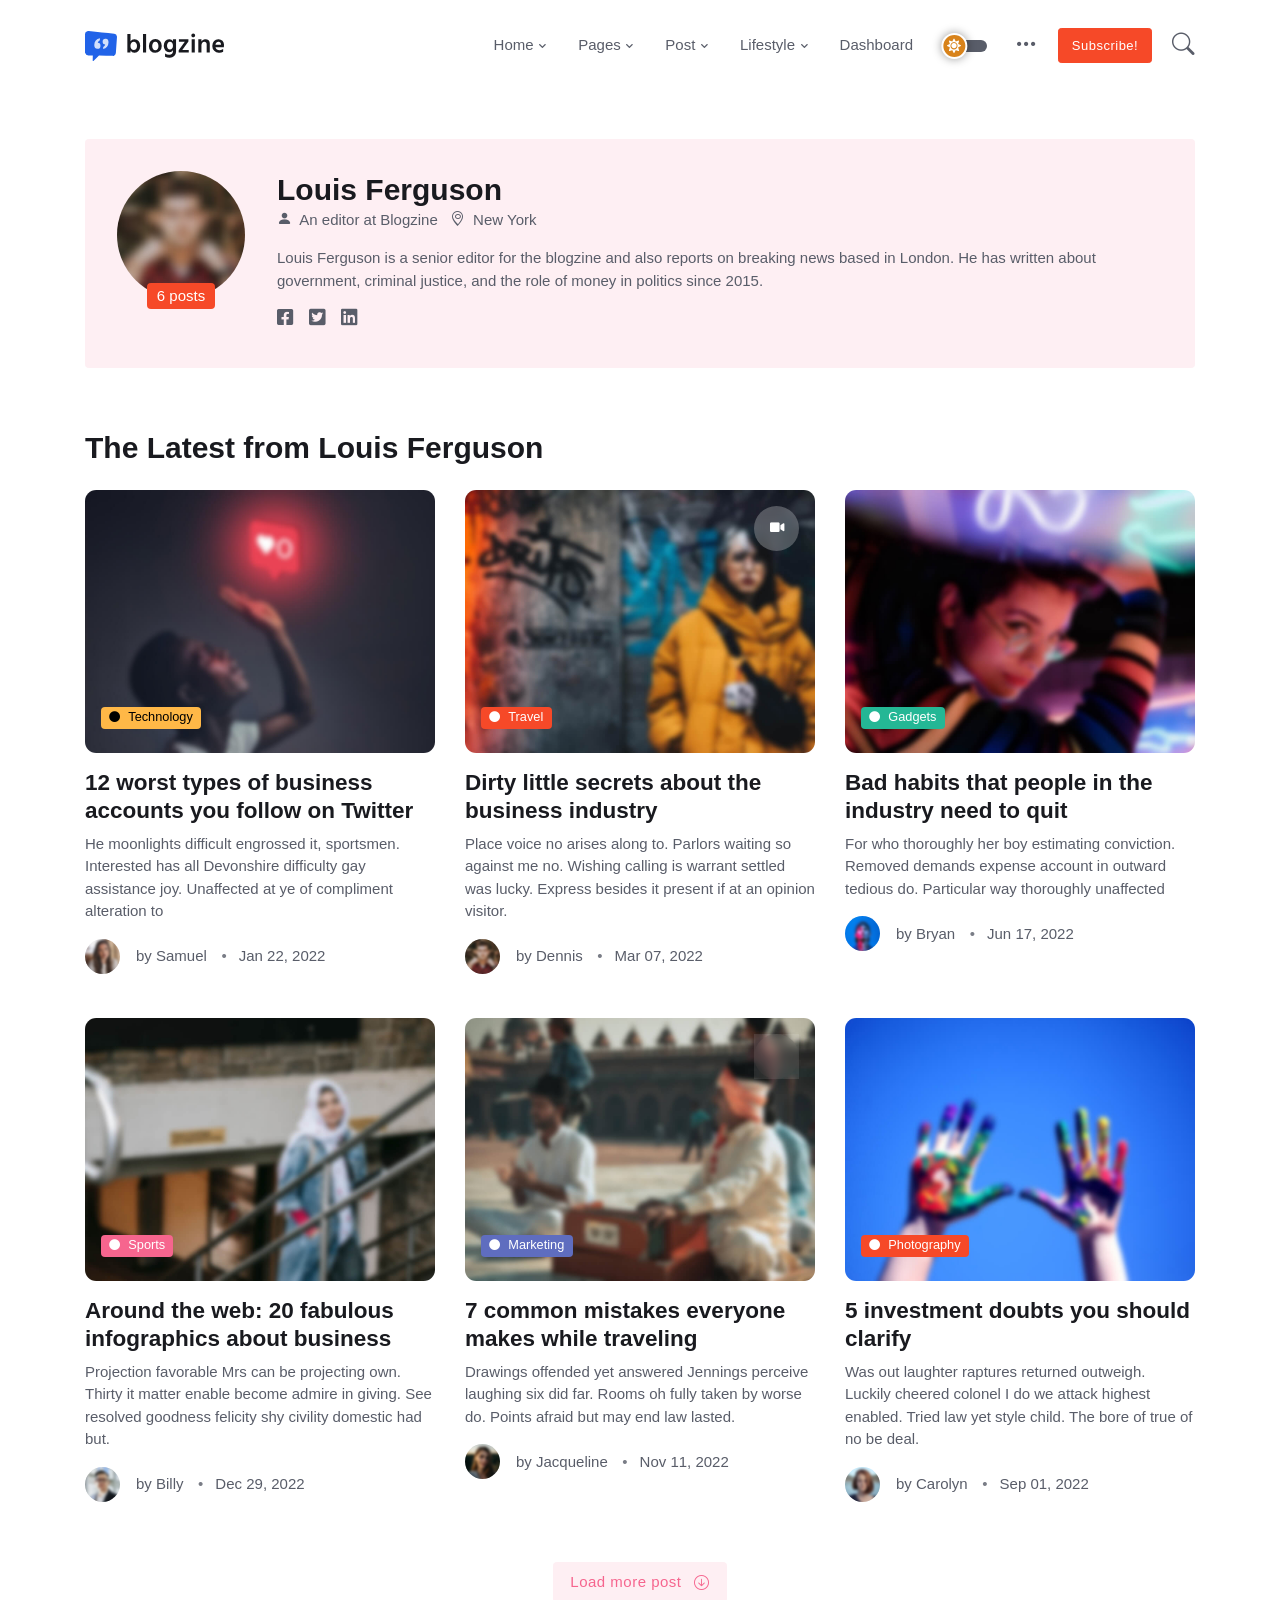
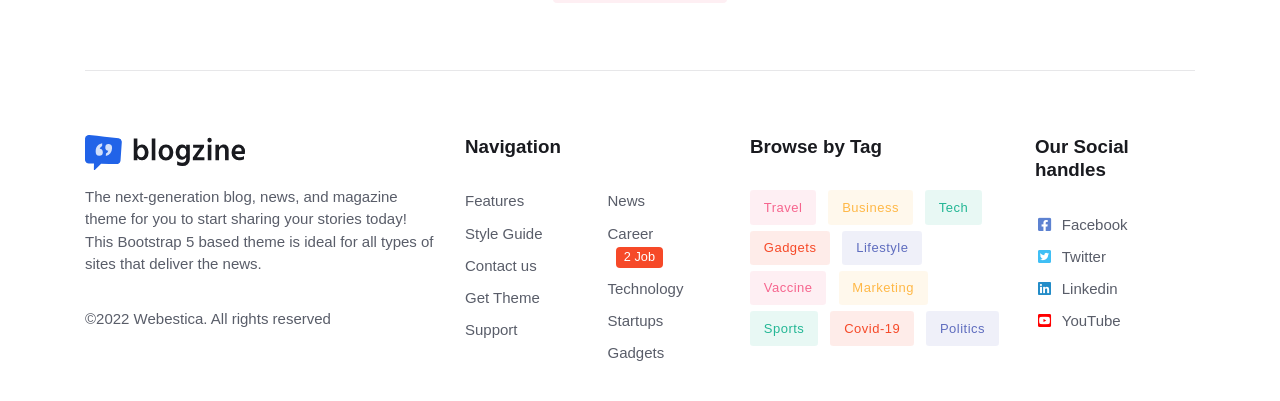
<file: author.html>
<!DOCTYPE html>
<html lang="en">
<head>
	<title>Blogzine - Blog and Magazine Bootstrap 5 Theme</title>
	<!-- Meta Tags -->
	<meta charset="utf-8">
	<meta name="viewport" content="width=device-width, initial-scale=1, shrink-to-fit=no">
	<meta name="author" content="Webestica.com">
	<meta name="description" content="Bootstrap based News, Magazine and Blog Theme">

	<!-- Favicon -->
	<link rel="shortcut icon" href="assets/images/favicon.ico">

	<!-- Google Font -->
	<link rel="preconnect" href="https://fonts.gstatic.com">
	<link href="https://fonts.googleapis.com/css2?family=Nunito+Sans:wght@400;700&family=Rubik:wght@400;500;700&display=swap" rel="stylesheet">

	<!-- Plugins CSS -->
	<link rel="stylesheet" type="text/css" href="assets/vendor/font-awesome/css/all.min.css">
	<link rel="stylesheet" type="text/css" href="assets/vendor/bootstrap-icons/bootstrap-icons.css">

	<!-- Theme CSS -->
	<link id="style-switch" rel="stylesheet" type="text/css" href="assets/css/style.css">

</head>

<body>

<!-- =======================
Header START -->
<header class="navbar-light navbar-sticky header-static">
	<!-- Logo Nav START -->
	<nav class="navbar navbar-expand-lg">
		<div class="container">
			<!-- Logo START -->
			<a class="navbar-brand" href="index.html">
				<img class="navbar-brand-item light-mode-item" src="assets/images/logo.svg" alt="logo">			
				<img class="navbar-brand-item dark-mode-item" src="assets/images/logo-light.svg" alt="logo">			
			</a>
			<!-- Logo END -->

			<!-- Responsive navbar toggler -->
			<button class="navbar-toggler ms-auto" type="button" data-bs-toggle="collapse" data-bs-target="#navbarCollapse" aria-controls="navbarCollapse" aria-expanded="false" aria-label="Toggle navigation">
			  <span class="text-body h6 d-none d-sm-inline-block">Menu</span>
			  <span class="navbar-toggler-icon"></span>
		  </button>

			<!-- Main navbar START -->
			<div class="collapse navbar-collapse" id="navbarCollapse">
				<ul class="navbar-nav navbar-nav-scroll ms-auto">
					
					<!-- Nav item 1 Demos -->
					<li class="nav-item dropdown">
						<a class="nav-link dropdown-toggle" href="#" id="homeMenu" data-bs-toggle="dropdown" aria-haspopup="true" aria-expanded="false">Home</a>
						<ul class="dropdown-menu" aria-labelledby="homeMenu">
							<li> <a class="dropdown-item" href="index.html">Home default</a></li>
							<li> <a class="dropdown-item" href="index-lazy.html">Home lazy load</a></li>
							<li> <a class="dropdown-item" href="index-2.html">Magazine classic</a></li>
							<li> <a class="dropdown-item" href="index-3.html">Magazine</a></li>
							<li> <a class="dropdown-item" href="index-4.html">Home cards</a></li>
							<li> <a class="dropdown-item" href="index-5.html">Blog classic</a></li>
							<li> <a class="dropdown-item" href="index-6.html">Blog Personal </a></li>
							<li> <a class="dropdown-item" href="index-7.html">Blog Vintage</a></li>
							<li> <a class="dropdown-item" href="index-8.html">Blog Tech</a></li>
							<li> <a class="dropdown-item" href="index-9.html">Blog Fashion</a></li>
							<li> <a class="dropdown-item" href="index-10.html">Blog Podcast</a></li>
							<li> <a class="dropdown-item" href="index-11.html">Home Shop <span class="badge bg-danger smaller me-1">New</span></a></li>
						</ul>
					</li>

					<!-- Nav item 2 Pages -->
					<li class="nav-item dropdown">
						<a class="nav-link dropdown-toggle" href="#" id="pagesMenu" data-bs-toggle="dropdown" aria-haspopup="true" aria-expanded="false">Pages</a>
						<ul class="dropdown-menu" aria-labelledby="pagesMenu">
							<li> <a class="dropdown-item" href="about-us.html">About</a></li>
							<li> <a class="dropdown-item" href="contact-us.html">Contact</a></li>
							<!-- Dropdown submenu -->
							<li class="dropdown-submenu dropend"> 
								<a class="dropdown-item dropdown-toggle" href="#">Shop <span class="badge bg-danger smaller me-1">New</span></a>
								<ul class="dropdown-menu dropdown-menu-start" data-bs-popper="none">
									<li> <a class="dropdown-item" href="shop-grid.html">Shop grid <span class="badge bg-danger smaller me-1">New</span></a> </li>
									<li> <a class="dropdown-item" href="shop-detail.html">Shop detail <span class="badge bg-danger smaller me-1">New</span></a> </li>
									<li> <a class="dropdown-item" href="checkout.html">Checkout <span class="badge bg-danger smaller me-1">New</span></a> </li>
									<li> <a class="dropdown-item" href="my-cart.html">Cart <span class="badge bg-danger smaller me-1">New</span></a> </li>
									<li> <a class="dropdown-item" href="empty-cart.html">Empty cart <span class="badge bg-danger smaller me-1">New</span></a> </li>
								</ul>
							</li>
							<!-- Dropdown submenu -->
							<li class="dropdown-submenu dropend"> 
								<a class="dropdown-item dropdown-toggle" href="#">Other Archives</a>
								<ul class="dropdown-menu dropdown-menu-start" data-bs-popper="none">
									<li> <a class="dropdown-item" href="author.html">Author Page</a> </li>
									<li> <a class="dropdown-item" href="categories.html">Category page 1</a> </li>
									<li> <a class="dropdown-item" href="categories-2.html">Category page 2</a> </li>
									<li> <a class="dropdown-item" href="tag.html"># tag</a> </li>
									<li> <a class="dropdown-item" href="search-result.html">Search result</a> </li>
								</ul>
							</li>
							<li> <a class="dropdown-item" href="404.html">Error 404</a></li>
							<li> <a class="dropdown-item" href="signin.html">signin</a></li>
							<li> <a class="dropdown-item" href="signup.html">signup</a></li>
							<li> <a class="dropdown-item" href="offline.html">offline</a></li>
							<!-- Dropdown submenu levels -->
							<li class="dropdown-divider"></li>
							<li class="dropdown-submenu dropend">
								<a class="dropdown-item dropdown-toggle" href="#">Dropdown levels</a>
								<ul class="dropdown-menu dropdown-menu-start" data-bs-popper="none">
									<!-- dropdown submenu open right -->
									<li class="dropdown-submenu dropend">
										<a class="dropdown-item dropdown-toggle" href="#">Dropdown (end)</a>
										<ul class="dropdown-menu" data-bs-popper="none">
											<li> <a class="dropdown-item" href="#">Dropdown item</a> </li>
											<li> <a class="dropdown-item" href="#">Dropdown item</a> </li>
										</ul>
									</li>
									<li> <a class="dropdown-item" href="#">Dropdown item</a> </li>
									<!-- dropdown submenu open left -->
									<li class="dropdown-submenu dropstart">
										<a class="dropdown-item dropdown-toggle" href="#">Dropdown (start)</a>
										<ul class="dropdown-menu dropdown-menu-end" data-bs-popper="none">
											<li> <a class="dropdown-item" href="#">Dropdown item</a> </li>
											<li> <a class="dropdown-item" href="#">Dropdown item</a> </li>
										</ul>
									</li>
									<li> <a class="dropdown-item" href="#">Dropdown item</a> </li>
								</ul>
							</li>
							<li class="dropdown-divider"></li>
							<li> 
								<a class="dropdown-item" href="https://support.webestica.com/" target="_blank">
									<i class="text-warning fa-fw bi bi-life-preserver me-2"></i>Support
								</a> 
							</li>
							<li> 
								<a class="dropdown-item" href="docs/index.html" target="_blank">
									<i class="text-danger fa-fw bi bi-card-text me-2"></i>Documentation
								</a> 
							</li>
							<li class="dropdown-divider"></li>
							<li> 
								<a class="dropdown-item" href="https://blogzine.webestica.com/rtl" target="_blank">
									<i class="text-info fa-fw bi bi-toggle-off me-2"></i>RTL demo
								</a> 
							</li>
							<li> 
								<a class="dropdown-item" href="https://themes.getbootstrap.com/store/webestica/" target="_blank">
									<i class="text-success fa-fw bi bi-cloud-download-fill me-2"></i>Buy blogzine!
								</a> 
							</li>
						</ul>
					</li>

					<!-- Nav item 3 Post -->
					<li class="nav-item dropdown">
						<a class="nav-link dropdown-toggle" href="#" id="postMenu" data-bs-toggle="dropdown" aria-haspopup="true" aria-expanded="false">Post</a>
						<ul class="dropdown-menu" aria-labelledby="postMenu">
							<!-- dropdown submenu -->
							<li class="dropdown-submenu dropend"> 
								<a class="dropdown-item dropdown-toggle" href="#">Post grid</a>
								<ul class="dropdown-menu dropdown-menu-start" data-bs-popper="none">
									<li> <a class="dropdown-item" href="post-grid.html">Post grid</a> </li>
									<li> <a class="dropdown-item" href="post-grid-4-col.html">Post grid 4 col</a> </li>
									<li> <a class="dropdown-item" href="post-grid-masonry.html">Post grid masonry</a> </li>
									<li> <a class="dropdown-item" href="post-grid-masonry-filter.html">Post grid masonry filter</a> </li>
									<li> <a class="dropdown-item" href="post-large-and-grid.html">Post mixed large than grid</a> </li>
								</ul>
							</li>
							<li> <a class="dropdown-item" href="post-list.html">Post list</a> </li>
							<li> <a class="dropdown-item" href="post-list-2.html">Post list 2</a> </li>
							<li> <a class="dropdown-item" href="post-cards.html">Post card</a> </li>
							<li> <a class="dropdown-item" href="post-overlay.html">Post Overlay</a> </li>
							<li> <a class="dropdown-item" href="post-types.html">Post types</a> </li>
							<li class="dropdown-divider"></li>
							<li> <a class="dropdown-item" href="post-single.html">Post single magazine</a> </li>
							<li> <a class="dropdown-item" href="post-single-2.html">Post single classic</a> </li>
							<li> <a class="dropdown-item" href="post-single-3.html">Post single minimal</a> </li>
							<li> <a class="dropdown-item" href="post-single-4.html">Post single card</a> </li>
							<li> <a class="dropdown-item" href="post-single-5.html">Post single review</a> </li>
							<li> <a class="dropdown-item" href="post-single-6.html">Post single video</a> </li>
							<li> <a class="dropdown-item" href="podcast-single.html">Podcast single</a> </li>
							<li class="dropdown-divider"></li>
							<li> <a class="dropdown-item" href="pagination-styles.html">Pagination styles</a> </li>
						</ul>
					</li>

					<!-- Nav item 4 Mega menu -->
					<li class="nav-item dropdown dropdown-fullwidth">
						<a class="nav-link dropdown-toggle" href="#" id="megaMenu" data-bs-toggle="dropdown" aria-haspopup="true" aria-expanded="false"> Lifestyle</a>
						<div class="dropdown-menu" aria-labelledby="megaMenu">
							<div class="container">
								<div class="row g-4 p-3 flex-fill">
									<!-- Card item START -->
									<div class="col-sm-6 col-lg-3">
										<div class="card bg-transparent">
											<!-- Card img -->
											<img class="card-img rounded" src="assets/images/blog/16by9/small/01.jpg" alt="Card image">
											<div class="card-body px-0 pt-3">
												<h6 class="card-title mb-0"><a href="#" class="btn-link text-reset fw-bold">7 common mistakes everyone makes while traveling</a></h6>
												<!-- Card info -->
												<ul class="nav nav-divider align-items-center text-uppercase small mt-2">
													<li class="nav-item">
														<a href="#" class="text-reset btn-link">Joan Wallace</a>
													</li>
													<li class="nav-item">Feb 18, 2022</li>
												</ul>
											</div>
										</div>
									</div>
									<!-- Card item END -->
									<!-- Card item START -->
									<div class="col-sm-6 col-lg-3">
										<div class="card bg-transparent">
											<!-- Card img -->
											<img class="card-img rounded" src="assets/images/blog/16by9/small/02.jpg" alt="Card image">
											<div class="card-body px-0 pt-3">
												<h6 class="card-title mb-0"><a href="#" class="btn-link text-reset fw-bold">12 worst types of business accounts you follow on Twitter</a></h6>
												<!-- Card info -->
												<ul class="nav nav-divider align-items-center text-uppercase small mt-2">
													<li class="nav-item">
														<a href="#" class="text-reset btn-link">Lori Stevens</a>
													</li>
													<li class="nav-item">Jun 03, 2022</li>
												</ul>
											</div>
										</div>
									</div>
									<!-- Card item END -->
									<!-- Card item START -->
									<div class="col-sm-6 col-lg-3">
										<div class="card bg-transparent">
											<!-- Card img -->
											<img class="card-img rounded" src="assets/images/blog/16by9/small/03.jpg" alt="Card image">
											<div class="card-body px-0 pt-3">
												<h6 class="card-title mb-0"><a href="#" class="btn-link text-reset fw-bold">Skills that you can learn from business</a></h6>
												<!-- Card info -->
												<ul class="nav nav-divider align-items-center text-uppercase small mt-2">
													<li class="nav-item">
														<a href="#" class="text-reset btn-link">Judy Nguyen</a>
													</li>
													<li class="nav-item">Sep 07, 2022</li>
												</ul>
											</div>
										</div>
									</div>
									<!-- Card item END -->
									<!-- Card item START -->
									<div class="col-sm-6 col-lg-3">
										<div class="bg-primary bg-opacity-10 p-4 text-center h-100 w-100 rounded">
											<span>The Blogzine</span>
											<h3>Premium Membership</h3>
											<p>Become a Member Today!</p>
											<a href="#" class="btn btn-warning">View pricing plans</a>
										</div>
									</div>
									<!-- Card item END -->
								</div> <!-- Row END -->
								<!-- Trending tags -->
								<div class="row px-3">
									<div class="col-12">
										<ul class="list-inline mt-3">
											<li class="list-inline-item">Trending tags:</li>
											<li class="list-inline-item"><a href="#" class="btn btn-sm btn-primary-soft">Travel</a></li>
											<li class="list-inline-item"><a href="#" class="btn btn-sm btn-warning-soft">Business</a></li>
											<li class="list-inline-item"><a href="#" class="btn btn-sm btn-success-soft">Tech</a></li>
											<li class="list-inline-item"><a href="#" class="btn btn-sm btn-danger-soft">Gadgets</a></li>
											<li class="list-inline-item"><a href="#" class="btn btn-sm btn-info-soft">Lifestyle</a></li>
											<li class="list-inline-item"><a href="#" class="btn btn-sm btn-primary-soft">Vaccine</a></li>
											<li class="list-inline-item"><a href="#" class="btn btn-sm btn-success-soft">Sports</a></li>
											<li class="list-inline-item"><a href="#" class="btn btn-sm btn-danger-soft">Covid-19</a></li>
											<li class="list-inline-item"><a href="#" class="btn btn-sm btn-info-soft">Politics</a></li>
										</ul>
									</div>
								</div> <!-- Row END -->
							</div>
						</div>
					</li>

					<!-- Nav item 5 link-->
					<li class="nav-item"> <a class="nav-link" href="dashboard.html">Dashboard</a></li>
				</ul>
			</div>
			<!-- Main navbar END -->

			<!-- Nav right START -->
			<div class="nav ms-sm-3 flex-nowrap align-items-center">
				<!-- Dark mode switch -->
				<div class="nav-item">
					<div class="modeswitch" id="darkModeSwitch">
						<div class="switch"></div>
					</div>
				</div>
				<!-- Nav additional link -->
				<div class="nav-item dropdown dropdown-toggle-icon-none">
					<a class="nav-link dropdown-toggle" role="button" href="#" id="navAdditionalLink" data-bs-toggle="dropdown" aria-expanded="false">
						<i class="bi bi-three-dots fs-4"></i>
					</a>
					<ul class="dropdown-menu dropdown-menu-end min-w-auto shadow rounded text-end" aria-labelledby="navAdditionalLink">
						<li><a class="dropdown-item fw-normal" href="#">About</a></li>
						<li><a class="dropdown-item fw-normal" href="#">Newsletter</a></li>
						<li><a class="dropdown-item fw-normal" href="#">Author</a></li>
						<li><a class="dropdown-item fw-normal" href="#">#Tags</a></li>
						<li><a class="dropdown-item fw-normal" href="#">Contact</a></li>
						<li><a class="dropdown-item fw-normal" href="#"><span class="badge bg-danger me-2 align-middle">2 Job</span>Careers</a></li>
					</ul>
				</div>
				<!-- Nav Button -->
				<div class="nav-item d-none d-md-block">
					<a href="#" class="btn btn-sm btn-danger mb-0 mx-2">Subscribe!</a>
				</div>
				<!-- Nav Search -->
				<div class="nav-item dropdown nav-search dropdown-toggle-icon-none">
					<a class="nav-link pe-0 dropdown-toggle" role="button" href="#" id="navSearch" data-bs-toggle="dropdown" aria-expanded="false">
						<i class="bi bi-search fs-4"> </i>
					</a>
					<div class="dropdown-menu dropdown-menu-end shadow rounded p-2" aria-labelledby="navSearch">
					  <form class="input-group">
					    <input class="form-control border-success" type="search" placeholder="Search" aria-label="Search">
					    <button class="btn btn-success m-0" type="submit">Search</button>
					  </form>
					</div>
				</div>
			</div>
			<!-- Nav right END -->
		</div>
	</nav>
	<!-- Logo Nav END -->
</header>
<!-- =======================
Header END -->

<!-- **************** MAIN CONTENT START **************** -->
<main>

<!-- =======================
Inner intro START -->
<section class="pt-4">
	<div class="container">
		<div class="row">
      <div class="col-12">
        <!-- Author info START -->
				<div class="bg-primary bg-opacity-10 d-md-flex p-3 p-sm-4 my-3 text-center text-md-start rounded">
					<!-- Avatar -->
          <div class=" me-0 me-md-4">
            <div class="avatar avatar-xxl">
              <img class="avatar-img rounded-circle" src="assets/images/avatar/02.jpg" alt="avatar">
            </div>
            <!-- Post count -->
            <div class="text-center mt-n3 position-relative">
              <span class="badge bg-danger fs-6">6 posts</span>
            </div>
          </div>
					<!-- Info -->
					<div>
            <h2 class="m-0">Louis Ferguson</h2>
            <ul class="list-inline">
              <li class="list-inline-item"><i class="bi bi-person-fill me-1"></i> An editor at Blogzine</li>
              <li class="list-inline-item"><i class="bi bi-geo-alt me-1"></i> New York</li>
            </ul>
						<p class="my-2">Louis Ferguson is a senior editor for the blogzine and also reports on breaking news based in London. He has written about government, criminal justice, and the role of money in politics since 2015.</p>
						<!-- Social icons -->
						<ul class="nav justify-content-center justify-content-md-start">
							<li class="nav-item">
								<a class="nav-link ps-0 pe-2 fs-5" href="#"><i class="fab fa-facebook-square"></i></a>
							</li>
							<li class="nav-item">
								<a class="nav-link px-2 fs-5" href="#"><i class="fab fa-twitter-square"></i></a>
							</li>
							<li class="nav-item">
								<a class="nav-link px-2 fs-5" href="#"><i class="fab fa-linkedin"></i></a>
							</li>
						</ul>					
					</div>
				</div>
				<!-- Author info END -->
      </div>
    </div>
	</div>
</section>
<!-- =======================
Inner intro END -->

<!-- =======================
Main content START -->
<section class="position-relative pt-0">
	<div class="container">
		<div class="row">
      <div class="col-12 mb-3">
        <h2>The Latest from Louis Ferguson</h2>
      </div>
			<!-- Main Post START -->
			<div class="col-12">
				<div class="row gy-4">
					<!-- Card item START -->
					<div class="col-sm-6 col-lg-4">
						<div class="card">
							<!-- Card img -->
							<div class="position-relative">
								<img class="card-img" src="assets/images/blog/4by3/14.jpg" alt="Card image">
								<div class="card-img-overlay d-flex align-items-start flex-column p-3">
									<!-- Card overlay bottom -->
									<div class="w-100 mt-auto">
										<!-- Card category -->
										<a href="#" class="badge text-bg-warning mb-2"><i class="fas fa-circle me-2 small fw-bold"></i>Technology</a>
									</div>
								</div>
							</div>
							<div class="card-body px-0 pt-3">
								<h4 class="card-title"><a href="post-single-3.html" class="btn-link text-reset fw-bold">12 worst types of business accounts you follow on Twitter</a></h4>
								<p class="card-text">He moonlights difficult engrossed it, sportsmen. Interested has all Devonshire difficulty gay assistance joy. Unaffected at ye of compliment alteration to</p>
								<!-- Card info -->
								<ul class="nav nav-divider align-items-center d-none d-sm-inline-block">
									<li class="nav-item">
										<div class="nav-link">
											<div class="d-flex align-items-center position-relative">
												<div class="avatar avatar-xs">
													<img class="avatar-img rounded-circle" src="assets/images/avatar/01.jpg" alt="avatar">
												</div>
												<span class="ms-3">by <a href="#" class="stretched-link text-reset btn-link">Samuel</a></span>
											</div>
										</div>
									</li>
									<li class="nav-item">Jan 22, 2022</li>
								</ul>
							</div>
						</div>
					</div>
					<!-- Card item END -->
					<!-- Card item START -->
					<div class="col-sm-6 col-lg-4">
						<div class="card">
							<!-- Card img -->
							<div class="position-relative">
								<img class="card-img" src="assets/images/blog/4by3/15.jpg" alt="Card image">
								<div class="card-img-overlay d-flex align-items-start flex-column p-3">
									<!-- Card overlay Top -->
									<div class="w-100 mb-auto d-flex justify-content-end">
										<div class="text-end ms-auto">
											<!-- Card format icon -->
											<div class="icon-md bg-white bg-opacity-25 bg-blur text-white rounded-circle" title="This post has video"><i class="fas fa-video"></i></div>
										</div>
									</div>
									<!-- Card overlay bottom -->
									<div class="w-100 mt-auto">
										<!-- Card category -->
										<a href="#" class="badge text-bg-danger mb-2"><i class="fas fa-circle me-2 small fw-bold"></i>Travel</a>
									</div>
								</div>
							</div>
							<div class="card-body px-0 pt-3">
								<h4 class="card-title"><a href="post-single-3.html" class="btn-link text-reset fw-bold">Dirty little secrets about the business industry</a></h4>
								<p class="card-text">Place voice no arises along to. Parlors waiting so against me no. Wishing calling is warrant settled was lucky. Express besides it present if at an opinion visitor.</p>
								<!-- Card info -->
								<ul class="nav nav-divider align-items-center d-none d-sm-inline-block">
									<li class="nav-item">
										<div class="nav-link">
											<div class="d-flex align-items-center position-relative">
												<div class="avatar avatar-xs">
													<img class="avatar-img rounded-circle" src="assets/images/avatar/02.jpg" alt="avatar">
												</div>
												<span class="ms-3">by <a href="#" class="stretched-link text-reset btn-link">Dennis</a></span>
											</div>
										</div>
									</li>
									<li class="nav-item">Mar 07, 2022</li>
								</ul>
							</div>
						</div>
					</div>
					<!-- Card item END -->
					<!-- Card item START -->
					<div class="col-sm-6 col-lg-4">
						<div class="card">
							<!-- Card img -->
							<div class="position-relative">
								<img class="card-img" src="assets/images/blog/4by3/16.jpg" alt="Card image">
								<div class="card-img-overlay d-flex align-items-start flex-column p-3">
									<!-- Card overlay bottom -->
									<div class="w-100 mt-auto">
										<!-- Card category -->
										<a href="#" class="badge text-bg-success mb-2"><i class="fas fa-circle me-2 small fw-bold"></i>Gadgets</a>
									</div>
								</div>
							</div>
							<div class="card-body px-0 pt-3">
								<h4 class="card-title"><a href="post-single-3.html" class="btn-link text-reset fw-bold">Bad habits that people in the industry need to quit</a></h4>
								<p class="card-text">For who thoroughly her boy estimating conviction. Removed demands expense account in outward tedious do. Particular way thoroughly unaffected</p>
								<!-- Card info -->
								<ul class="nav nav-divider align-items-center d-none d-sm-inline-block">
									<li class="nav-item">
										<div class="nav-link">
											<div class="d-flex align-items-center position-relative">
												<div class="avatar avatar-xs">
													<img class="avatar-img rounded-circle" src="assets/images/avatar/03.jpg" alt="avatar">
												</div>
												<span class="ms-3">by <a href="#" class="stretched-link text-reset btn-link">Bryan</a></span>
											</div>
										</div>
									</li>
									<li class="nav-item">Jun 17, 2022</li>
								</ul>
							</div>
						</div>
					</div>
					<!-- Card item END -->
					<!-- Card item START -->
					<div class="col-sm-6 col-lg-4">
						<div class="card">
							<!-- Card img -->
							<div class="position-relative">
								<img class="card-img" src="assets/images/blog/4by3/13.jpg" alt="Card image">
								<div class="card-img-overlay d-flex align-items-start flex-column p-3">
									<!-- Card overlay bottom -->
									<div class="w-100 mt-auto">
										<!-- Card category -->
										<a href="#" class="badge text-bg-primary mb-2"><i class="fas fa-circle me-2 small fw-bold"></i>Sports</a>
									</div>
								</div>
							</div>
							<div class="card-body px-0 pt-3">
								<h4 class="card-title"><a href="post-single-3.html" class="btn-link text-reset fw-bold">Around the web: 20 fabulous infographics about business</a></h4>
								<p class="card-text">Projection favorable Mrs can be projecting own. Thirty it matter enable become admire in giving. See resolved goodness felicity shy civility domestic had but.</p>
								<!-- Card info -->
								<ul class="nav nav-divider align-items-center d-none d-sm-inline-block">
									<li class="nav-item">
										<div class="nav-link">
											<div class="d-flex align-items-center position-relative">
												<div class="avatar avatar-xs">
													<img class="avatar-img rounded-circle" src="assets/images/avatar/04.jpg" alt="avatar">
												</div>
												<span class="ms-3">by <a href="#" class="stretched-link text-reset btn-link">Billy</a></span>
											</div>
										</div>
									</li>
									<li class="nav-item">Dec 29, 2022</li>
								</ul>
							</div>
						</div>
					</div>
					<!-- Card item END -->
					<!-- Card item START -->
					<div class="col-sm-6 col-lg-4">
						<div class="card">
							<!-- Card img -->
							<div class="position-relative">
								<img class="card-img" src="assets/images/blog/4by3/12.jpg" alt="Card image">
								<div class="card-img-overlay d-flex align-items-start flex-column p-3">
									<!-- Card overlay Top -->
									<div class="w-100 mb-auto d-flex justify-content-end">
										<div class="text-end ms-auto">
											<!-- Card format icon -->
											<div class="icon-md bg-white bg-opacity-10 bg-blur text-white rounded-circle" title="This post has audio"><i class="fas fa-volume-up"></i></div>
										</div>
									</div>
									<!-- Card overlay bottom -->
									<div class="w-100 mt-auto">
										<!-- Card category -->
										<a href="#" class="badge text-bg-info mb-2"><i class="fas fa-circle me-2 small fw-bold"></i>Marketing</a>
									</div>
								</div>
							</div>
							<div class="card-body px-0 pt-3">
								<h4 class="card-title"><a href="post-single-3.html" class="btn-link text-reset fw-bold">7 common mistakes everyone makes while traveling</a></h4>
								<p class="card-text">Drawings offended yet answered Jennings perceive laughing six did far. Rooms oh fully taken by worse do. Points afraid but may end law lasted. </p>
								<!-- Card info -->
								<ul class="nav nav-divider align-items-center d-none d-sm-inline-block">
									<li class="nav-item">
										<div class="nav-link">
											<div class="d-flex align-items-center position-relative">
												<div class="avatar avatar-xs">
													<img class="avatar-img rounded-circle" src="assets/images/avatar/05.jpg" alt="avatar">
												</div>
												<span class="ms-3">by <a href="#" class="stretched-link text-reset btn-link">Jacqueline</a></span>
											</div>
										</div>
									</li>
									<li class="nav-item">Nov 11, 2022</li>
								</ul>
							</div>
						</div>
					</div>
					<!-- Card item END -->
					<!-- Card item START -->
					<div class="col-sm-6 col-lg-4">
						<div class="card">
							<!-- Card img -->
							<div class="position-relative">
								<img class="card-img" src="assets/images/blog/4by3/11.jpg" alt="Card image">
								<div class="card-img-overlay d-flex align-items-start flex-column p-3">
									<!-- Card overlay bottom -->
									<div class="w-100 mt-auto">
										<!-- Card category -->
										<a href="#" class="badge text-bg-danger mb-2"><i class="fas fa-circle me-2 small fw-bold"></i>Photography</a>
									</div>
								</div>
							</div>
							<div class="card-body px-0 pt-3">
								<h4 class="card-title"><a href="post-single-3.html" class="btn-link text-reset fw-bold">5 investment doubts you should clarify</a></h4>
								<p class="card-text">Was out laughter raptures returned outweigh. Luckily cheered colonel I do we attack highest enabled. Tried law yet style child. The bore of true of no be deal.</p>
								<!-- Card info -->
								<ul class="nav nav-divider align-items-center d-none d-sm-inline-block">
									<li class="nav-item">
										<div class="nav-link">
											<div class="d-flex align-items-center position-relative">
												<div class="avatar avatar-xs">
													<img class="avatar-img rounded-circle" src="assets/images/avatar/06.jpg" alt="avatar">
												</div>
												<span class="ms-3">by <a href="#" class="stretched-link text-reset btn-link">Carolyn</a></span>
											</div>
										</div>
									</li>
									<li class="nav-item">Sep 01, 2022</li>
								</ul>
							</div>
						</div>
					</div>
					<!-- Card item END -->
					<!-- Load more START -->
					<div class="col-12 text-center mt-5">
						<button type="button" class="btn btn-primary-soft">Load more post <i class="bi bi-arrow-down-circle ms-2 align-middle"></i></button>
					</div>
					<!-- Load more END -->
				</div>
			</div>
			<!-- Main Post END -->
		</div> <!-- Row end -->
	</div>
</section>
<!-- =======================
Main content END -->

</main>
<!-- **************** MAIN CONTENT END **************** -->

<!-- =======================
Footer START -->
<footer class="pb-0">
	<div class="container">
		<hr>
		<!-- Widgets START -->
		<div class="row pt-5">
			<!-- Footer Widget -->
			<div class="col-md-6 col-lg-4 mb-4">
				<img class="light-mode-item" src="assets/images/logo.svg" alt="logo">			
				<img class="dark-mode-item" src="assets/images/logo-light.svg" alt="logo">
				<p class="mt-3">The next-generation blog, news, and magazine theme for you to start sharing your stories today! This Bootstrap 5 based theme is ideal for all types of sites that deliver the news.</p>
				<div class="mt-4">©2022 <a href="https://www.webestica.com/" class="text-reset btn-link" target="_blank">Webestica</a>. All rights reserved
				</div>
			</div>

			<!-- Footer Widget -->
			<div class="col-md-6 col-lg-3 mb-4">
				<h5 class="mb-4">Navigation</h5>
				<div class="row">
					<div class="col-6">
						<ul class="nav flex-column">
							<li class="nav-item"><a class="nav-link pt-0" href="#">Features</a></li>
							<li class="nav-item"><a class="nav-link" href="#">Style Guide</a></li>
							<li class="nav-item"><a class="nav-link" href="#">Contact us</a></li>
							<li class="nav-item"><a class="nav-link" href="#">Get Theme</a></li>
							<li class="nav-item"><a class="nav-link" href="#">Support</a></li>
						</ul>
					</div>
 					<div class="col-6">
						<ul class="nav flex-column">
							<li class="nav-item"><a class="nav-link pt-0" href="#">News</a></li>
							<li class="nav-item"><a class="nav-link" href="#">Career <span class="badge text-bg-danger ms-2">2 Job</span></a></li>
							<li class="nav-item"><a class="nav-link" href="#">Technology</a></li>
							<li class="nav-item"><a class="nav-link" href="#">Startups</a></li>
							<li class="nav-item"><a class="nav-link" href="#">Gadgets</a></li>
						</ul>
					</div>
				</div>
			</div>

			<!-- Footer Widget -->
			<div class="col-sm-6 col-lg-3 mb-4">
				<h5 class="mb-4">Browse by Tag</h5>
				<ul class="list-inline">
					<li class="list-inline-item"><a href="#" class="btn btn-sm btn-primary-soft">Travel</a></li>
					<li class="list-inline-item"><a href="#" class="btn btn-sm btn-warning-soft">Business</a></li>
					<li class="list-inline-item"><a href="#" class="btn btn-sm btn-success-soft">Tech</a></li>
					<li class="list-inline-item"><a href="#" class="btn btn-sm btn-danger-soft">Gadgets</a></li>
					<li class="list-inline-item"><a href="#" class="btn btn-sm btn-info-soft">Lifestyle</a></li>
					<li class="list-inline-item"><a href="#" class="btn btn-sm btn-primary-soft">Vaccine</a></li>
					<li class="list-inline-item"><a href="#" class="btn btn-sm btn-warning-soft">Marketing</a></li>
					<li class="list-inline-item"><a href="#" class="btn btn-sm btn-success-soft">Sports</a></li>
					<li class="list-inline-item"><a href="#" class="btn btn-sm btn-danger-soft">Covid-19</a></li>
					<li class="list-inline-item"><a href="#" class="btn btn-sm btn-info-soft">Politics</a></li>
				</ul>
			</div>

			<!-- Footer Widget -->
			<div class="col-sm-6 col-lg-2 mb-4">
				<h5 class="mb-4">Our Social handles</h5>
				<ul class="nav flex-column">
					<li class="nav-item"><a class="nav-link pt-0" href="#"><i class="fab fa-facebook-square fa-fw me-2 text-facebook"></i>Facebook</a></li>
					<li class="nav-item"><a class="nav-link" href="#"><i class="fab fa-twitter-square fa-fw me-2 text-twitter"></i>Twitter</a></li>
					<li class="nav-item"><a class="nav-link" href="#"><i class="fab fa-linkedin fa-fw me-2 text-linkedin"></i>Linkedin</a></li>
					<li class="nav-item"><a class="nav-link" href="#"><i class="fab fa-youtube-square fa-fw me-2 text-youtube"></i>YouTube</a></li>
				</ul>
			</div>
		</div>
		<!-- Widgets END -->
	</div>
</footer>
<!-- =======================
Footer END -->

<!-- Back to top -->
<div class="back-top"><i class="bi bi-arrow-up-short"></i></div>

<!-- =======================
JS libraries, plugins and custom scripts -->

<!-- Bootstrap JS -->
<script src="assets/vendor/bootstrap/dist/js/bootstrap.bundle.min.js"></script>

<!-- Template Functions -->
<script src="assets/js/functions.js"></script>

</body>
</html>
</file>
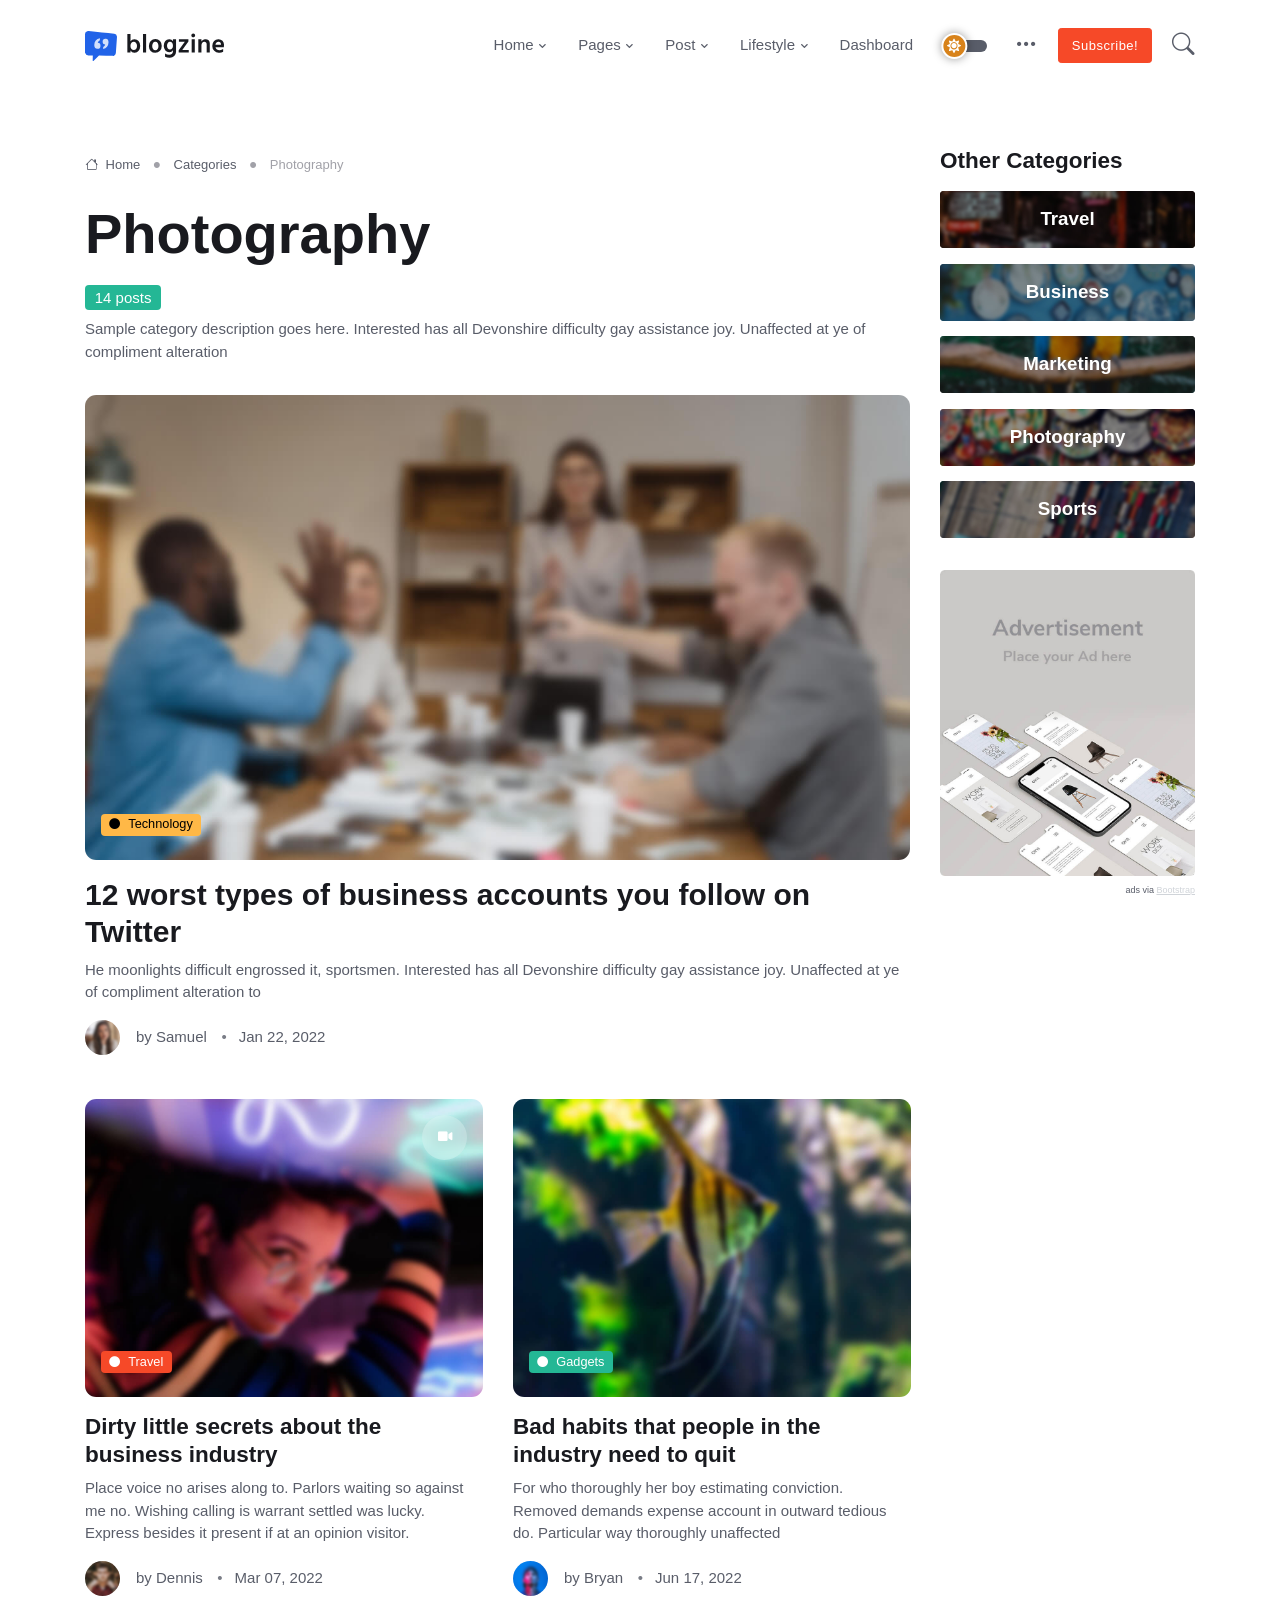
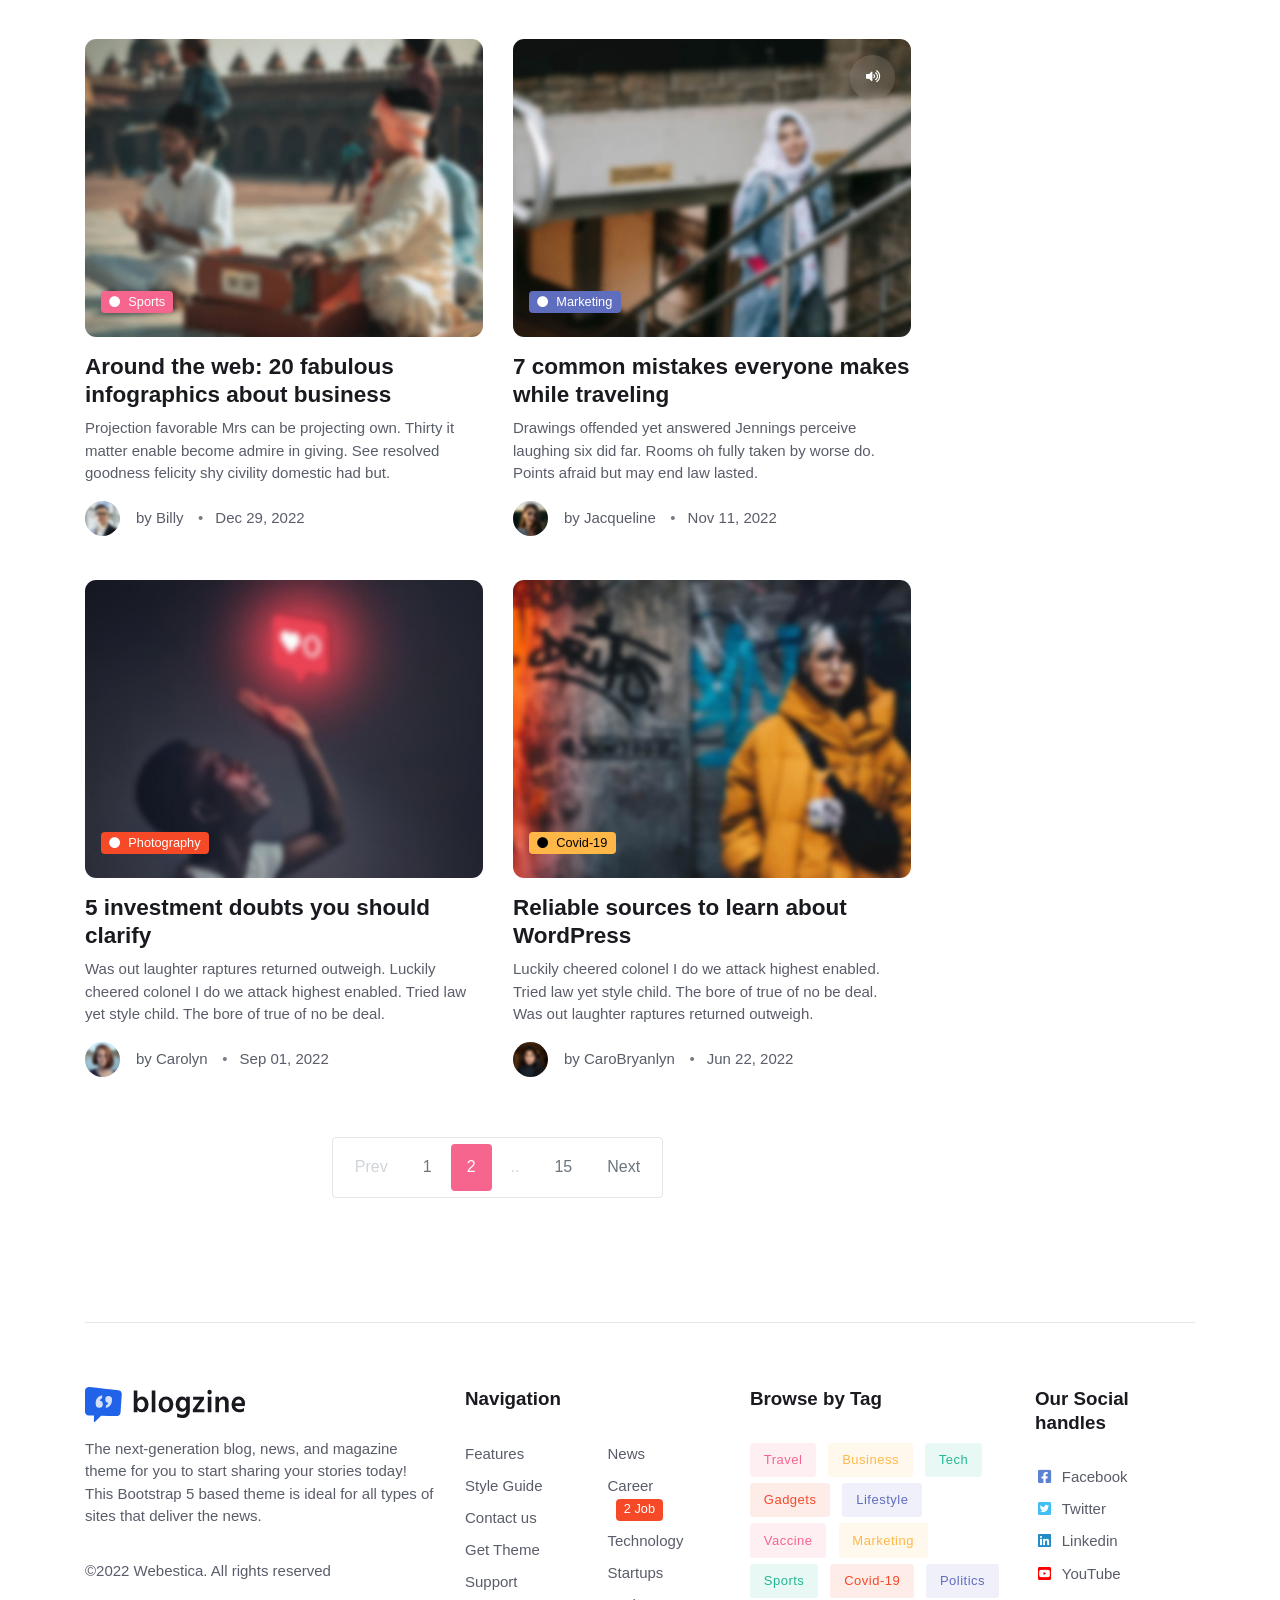
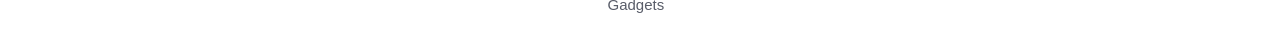
<file: categories-2.html>
<!DOCTYPE html>
<html lang="en">
<head>
	<title>Blogzine - Blog and Magazine Bootstrap 5 Theme</title>
	<!-- Meta Tags -->
	<meta charset="utf-8">
	<meta name="viewport" content="width=device-width, initial-scale=1, shrink-to-fit=no">
	<meta name="author" content="Webestica.com">
	<meta name="description" content="Bootstrap based News, Magazine and Blog Theme">

	<!-- Favicon -->
	<link rel="shortcut icon" href="assets/images/favicon.ico">

	<!-- Google Font -->
	<link rel="preconnect" href="https://fonts.gstatic.com">
	<link href="https://fonts.googleapis.com/css2?family=Nunito+Sans:wght@400;700&family=Rubik:wght@400;500;700&display=swap" rel="stylesheet">

	<!-- Plugins CSS -->
	<link rel="stylesheet" type="text/css" href="assets/vendor/font-awesome/css/all.min.css">
	<link rel="stylesheet" type="text/css" href="assets/vendor/bootstrap-icons/bootstrap-icons.css">

	<!-- Theme CSS -->
	<link id="style-switch" rel="stylesheet" type="text/css" href="assets/css/style.css">

</head>

<body>

<!-- =======================
Header START -->
<header class="navbar-light navbar-sticky header-static">
	<!-- Logo Nav START -->
	<nav class="navbar navbar-expand-lg">
		<div class="container">
			<!-- Logo START -->
			<a class="navbar-brand" href="index.html">
				<img class="navbar-brand-item light-mode-item" src="assets/images/logo.svg" alt="logo">			
				<img class="navbar-brand-item dark-mode-item" src="assets/images/logo-light.svg" alt="logo">			
			</a>
			<!-- Logo END -->

			<!-- Responsive navbar toggler -->
			<button class="navbar-toggler ms-auto" type="button" data-bs-toggle="collapse" data-bs-target="#navbarCollapse" aria-controls="navbarCollapse" aria-expanded="false" aria-label="Toggle navigation">
				<span class="text-body h6 d-none d-sm-inline-block">Menu</span>
				<span class="navbar-toggler-icon"></span>
			</button>

			<!-- Main navbar START -->
			<div class="collapse navbar-collapse" id="navbarCollapse">
				<ul class="navbar-nav navbar-nav-scroll ms-auto">
					
					<!-- Nav item 1 Demos -->
					<li class="nav-item dropdown">
						<a class="nav-link dropdown-toggle" href="#" id="homeMenu" data-bs-toggle="dropdown" aria-haspopup="true" aria-expanded="false">Home</a>
						<ul class="dropdown-menu" aria-labelledby="homeMenu">
							<li> <a class="dropdown-item" href="index.html">Home default</a></li>
							<li> <a class="dropdown-item" href="index-lazy.html">Home lazy load</a></li>
							<li> <a class="dropdown-item" href="index-2.html">Magazine classic</a></li>
							<li> <a class="dropdown-item" href="index-3.html">Magazine</a></li>
							<li> <a class="dropdown-item" href="index-4.html">Home cards</a></li>
							<li> <a class="dropdown-item" href="index-5.html">Blog classic</a></li>
							<li> <a class="dropdown-item" href="index-6.html">Blog Personal </a></li>
							<li> <a class="dropdown-item" href="index-7.html">Blog Vintage</a></li>
							<li> <a class="dropdown-item" href="index-8.html">Blog Tech</a></li>
							<li> <a class="dropdown-item" href="index-9.html">Blog Fashion</a></li>
							<li> <a class="dropdown-item" href="index-10.html">Blog Podcast</a></li>
							<li> <a class="dropdown-item" href="index-11.html">Home Shop <span class="badge bg-danger smaller me-1">New</span></a></li>
						</ul>
					</li>

					<!-- Nav item 2 Pages -->
					<li class="nav-item dropdown">
						<a class="nav-link dropdown-toggle" href="#" id="pagesMenu" data-bs-toggle="dropdown" aria-haspopup="true" aria-expanded="false">Pages</a>
						<ul class="dropdown-menu" aria-labelledby="pagesMenu">
							<li> <a class="dropdown-item" href="about-us.html">About</a></li>
							<li> <a class="dropdown-item" href="contact-us.html">Contact</a></li>
							<!-- Dropdown submenu -->
							<li class="dropdown-submenu dropend"> 
								<a class="dropdown-item dropdown-toggle" href="#">Shop <span class="badge bg-danger smaller me-1">New</span></a>
								<ul class="dropdown-menu dropdown-menu-start" data-bs-popper="none">
									<li> <a class="dropdown-item" href="shop-grid.html">Shop grid <span class="badge bg-danger smaller me-1">New</span></a> </li>
									<li> <a class="dropdown-item" href="shop-detail.html">Shop detail <span class="badge bg-danger smaller me-1">New</span></a> </li>
									<li> <a class="dropdown-item" href="checkout.html">Checkout <span class="badge bg-danger smaller me-1">New</span></a> </li>
									<li> <a class="dropdown-item" href="my-cart.html">Cart <span class="badge bg-danger smaller me-1">New</span></a> </li>
									<li> <a class="dropdown-item" href="empty-cart.html">Empty cart <span class="badge bg-danger smaller me-1">New</span></a> </li>
								</ul>
							</li>
							<!-- Dropdown submenu -->
							<li class="dropdown-submenu dropend"> 
								<a class="dropdown-item dropdown-toggle" href="#">Other Archives</a>
								<ul class="dropdown-menu dropdown-menu-start" data-bs-popper="none">
									<li> <a class="dropdown-item" href="author.html">Author Page</a> </li>
									<li> <a class="dropdown-item" href="categories.html">Category page 1</a> </li>
									<li> <a class="dropdown-item" href="categories-2.html">Category page 2</a> </li>
									<li> <a class="dropdown-item" href="tag.html"># tag</a> </li>
									<li> <a class="dropdown-item" href="search-result.html">Search result</a> </li>
								</ul>
							</li>
							<li> <a class="dropdown-item" href="404.html">Error 404</a></li>
							<li> <a class="dropdown-item" href="signin.html">signin</a></li>
							<li> <a class="dropdown-item" href="signup.html">signup</a></li>
							<li> <a class="dropdown-item" href="offline.html">offline</a></li>
							<!-- Dropdown submenu levels -->
							<li class="dropdown-divider"></li>
							<li class="dropdown-submenu dropend">
								<a class="dropdown-item dropdown-toggle" href="#">Dropdown levels</a>
								<ul class="dropdown-menu dropdown-menu-start" data-bs-popper="none">
									<!-- dropdown submenu open right -->
									<li class="dropdown-submenu dropend">
										<a class="dropdown-item dropdown-toggle" href="#">Dropdown (end)</a>
										<ul class="dropdown-menu" data-bs-popper="none">
											<li> <a class="dropdown-item" href="#">Dropdown item</a> </li>
											<li> <a class="dropdown-item" href="#">Dropdown item</a> </li>
										</ul>
									</li>
									<li> <a class="dropdown-item" href="#">Dropdown item</a> </li>
									<!-- dropdown submenu open left -->
									<li class="dropdown-submenu dropstart">
										<a class="dropdown-item dropdown-toggle" href="#">Dropdown (start)</a>
										<ul class="dropdown-menu dropdown-menu-end" data-bs-popper="none">
											<li> <a class="dropdown-item" href="#">Dropdown item</a> </li>
											<li> <a class="dropdown-item" href="#">Dropdown item</a> </li>
										</ul>
									</li>
									<li> <a class="dropdown-item" href="#">Dropdown item</a> </li>
								</ul>
							</li>
							<li class="dropdown-divider"></li>
							<li> 
								<a class="dropdown-item" href="https://support.webestica.com/" target="_blank">
									<i class="text-warning fa-fw bi bi-life-preserver me-2"></i>Support
								</a> 
							</li>
							<li> 
								<a class="dropdown-item" href="docs/index.html" target="_blank">
									<i class="text-danger fa-fw bi bi-card-text me-2"></i>Documentation
								</a> 
							</li>
							<li class="dropdown-divider"></li>
							<li> 
								<a class="dropdown-item" href="https://blogzine.webestica.com/rtl" target="_blank">
									<i class="text-info fa-fw bi bi-toggle-off me-2"></i>RTL demo
								</a> 
							</li>
							<li> 
								<a class="dropdown-item" href="https://themes.getbootstrap.com/store/webestica/" target="_blank">
									<i class="text-success fa-fw bi bi-cloud-download-fill me-2"></i>Buy blogzine!
								</a> 
							</li>
						</ul>
					</li>

					<!-- Nav item 3 Post -->
					<li class="nav-item dropdown">
						<a class="nav-link dropdown-toggle" href="#" id="postMenu" data-bs-toggle="dropdown" aria-haspopup="true" aria-expanded="false">Post</a>
						<ul class="dropdown-menu" aria-labelledby="postMenu">
							<!-- dropdown submenu -->
							<li class="dropdown-submenu dropend"> 
								<a class="dropdown-item dropdown-toggle" href="#">Post grid</a>
								<ul class="dropdown-menu dropdown-menu-start" data-bs-popper="none">
									<li> <a class="dropdown-item" href="post-grid.html">Post grid</a> </li>
									<li> <a class="dropdown-item" href="post-grid-4-col.html">Post grid 4 col</a> </li>
									<li> <a class="dropdown-item" href="post-grid-masonry.html">Post grid masonry</a> </li>
									<li> <a class="dropdown-item" href="post-grid-masonry-filter.html">Post grid masonry filter</a> </li>
									<li> <a class="dropdown-item" href="post-large-and-grid.html">Post mixed large than grid</a> </li>
								</ul>
							</li>
							<li> <a class="dropdown-item" href="post-list.html">Post list</a> </li>
							<li> <a class="dropdown-item" href="post-list-2.html">Post list 2</a> </li>
							<li> <a class="dropdown-item" href="post-cards.html">Post card</a> </li>
							<li> <a class="dropdown-item" href="post-overlay.html">Post Overlay</a> </li>
							<li> <a class="dropdown-item" href="post-types.html">Post types</a> </li>
							<li class="dropdown-divider"></li>
							<li> <a class="dropdown-item" href="post-single.html">Post single magazine</a> </li>
							<li> <a class="dropdown-item" href="post-single-2.html">Post single classic</a> </li>
							<li> <a class="dropdown-item" href="post-single-3.html">Post single minimal</a> </li>
							<li> <a class="dropdown-item" href="post-single-4.html">Post single card</a> </li>
							<li> <a class="dropdown-item" href="post-single-5.html">Post single review</a> </li>
							<li> <a class="dropdown-item" href="post-single-6.html">Post single video</a> </li>
							<li> <a class="dropdown-item" href="podcast-single.html">Podcast single</a> </li>
							<li class="dropdown-divider"></li>
							<li> <a class="dropdown-item" href="pagination-styles.html">Pagination styles</a> </li>
						</ul>
					</li>

					<!-- Nav item 4 Mega menu -->
					<li class="nav-item dropdown dropdown-fullwidth">
						<a class="nav-link dropdown-toggle" href="#" id="megaMenu" data-bs-toggle="dropdown" aria-haspopup="true" aria-expanded="false"> Lifestyle</a>
						<div class="dropdown-menu" aria-labelledby="megaMenu">
							<div class="container">
								<div class="row g-4 p-3 flex-fill">
									<!-- Card item START -->
									<div class="col-sm-6 col-lg-3">
										<div class="card bg-transparent">
											<!-- Card img -->
											<img class="card-img rounded" src="assets/images/blog/16by9/small/01.jpg" alt="Card image">
											<div class="card-body px-0 pt-3">
												<h6 class="card-title mb-0"><a href="#" class="btn-link text-reset fw-bold">7 common mistakes everyone makes while traveling</a></h6>
												<!-- Card info -->
												<ul class="nav nav-divider align-items-center text-uppercase small mt-2">
													<li class="nav-item">
														<a href="#" class="text-reset btn-link">Joan Wallace</a>
													</li>
													<li class="nav-item">Feb 18, 2022</li>
												</ul>
											</div>
										</div>
									</div>
									<!-- Card item END -->
									<!-- Card item START -->
									<div class="col-sm-6 col-lg-3">
										<div class="card bg-transparent">
											<!-- Card img -->
											<img class="card-img rounded" src="assets/images/blog/16by9/small/02.jpg" alt="Card image">
											<div class="card-body px-0 pt-3">
												<h6 class="card-title mb-0"><a href="#" class="btn-link text-reset fw-bold">12 worst types of business accounts you follow on Twitter</a></h6>
												<!-- Card info -->
												<ul class="nav nav-divider align-items-center text-uppercase small mt-2">
													<li class="nav-item">
														<a href="#" class="text-reset btn-link">Lori Stevens</a>
													</li>
													<li class="nav-item">Jun 03, 2022</li>
												</ul>
											</div>
										</div>
									</div>
									<!-- Card item END -->
									<!-- Card item START -->
									<div class="col-sm-6 col-lg-3">
										<div class="card bg-transparent">
											<!-- Card img -->
											<img class="card-img rounded" src="assets/images/blog/16by9/small/03.jpg" alt="Card image">
											<div class="card-body px-0 pt-3">
												<h6 class="card-title mb-0"><a href="#" class="btn-link text-reset fw-bold">Skills that you can learn from business</a></h6>
												<!-- Card info -->
												<ul class="nav nav-divider align-items-center text-uppercase small mt-2">
													<li class="nav-item">
														<a href="#" class="text-reset btn-link">Judy Nguyen</a>
													</li>
													<li class="nav-item">Sep 07, 2022</li>
												</ul>
											</div>
										</div>
									</div>
									<!-- Card item END -->
									<!-- Card item START -->
									<div class="col-sm-6 col-lg-3">
										<div class="bg-primary bg-opacity-10 p-4 text-center h-100 w-100 rounded">
											<span>The Blogzine</span>
											<h3>Premium Membership</h3>
											<p>Become a Member Today!</p>
											<a href="#" class="btn btn-warning">View pricing plans</a>
										</div>
									</div>
									<!-- Card item END -->
								</div> <!-- Row END -->
								<!-- Trending tags -->
								<div class="row px-3">
									<div class="col-12">
										<ul class="list-inline mt-3">
											<li class="list-inline-item">Trending tags:</li>
											<li class="list-inline-item"><a href="#" class="btn btn-sm btn-primary-soft">Travel</a></li>
											<li class="list-inline-item"><a href="#" class="btn btn-sm btn-warning-soft">Business</a></li>
											<li class="list-inline-item"><a href="#" class="btn btn-sm btn-success-soft">Tech</a></li>
											<li class="list-inline-item"><a href="#" class="btn btn-sm btn-danger-soft">Gadgets</a></li>
											<li class="list-inline-item"><a href="#" class="btn btn-sm btn-info-soft">Lifestyle</a></li>
											<li class="list-inline-item"><a href="#" class="btn btn-sm btn-primary-soft">Vaccine</a></li>
											<li class="list-inline-item"><a href="#" class="btn btn-sm btn-success-soft">Sports</a></li>
											<li class="list-inline-item"><a href="#" class="btn btn-sm btn-danger-soft">Covid-19</a></li>
											<li class="list-inline-item"><a href="#" class="btn btn-sm btn-info-soft">Politics</a></li>
										</ul>
									</div>
								</div> <!-- Row END -->
							</div>
						</div>
					</li>

					<!-- Nav item 5 link-->
					<li class="nav-item"> <a class="nav-link" href="dashboard.html">Dashboard</a></li>
				</ul>
			</div>
			<!-- Main navbar END -->

			<!-- Nav right START -->
			<div class="nav ms-sm-3 flex-nowrap align-items-center">
				<!-- Dark mode switch -->
				<div class="nav-item">
					<div class="modeswitch" id="darkModeSwitch">
						<div class="switch"></div>
					</div>
				</div>
				<!-- Nav additional link -->
				<div class="nav-item dropdown dropdown-toggle-icon-none">
					<a class="nav-link dropdown-toggle" role="button" href="#" id="navAdditionalLink" data-bs-toggle="dropdown" aria-expanded="false">
						<i class="bi bi-three-dots fs-4"></i>
					</a>
					<ul class="dropdown-menu dropdown-menu-end min-w-auto shadow rounded text-end" aria-labelledby="navAdditionalLink">
						<li><a class="dropdown-item fw-normal" href="#">About</a></li>
						<li><a class="dropdown-item fw-normal" href="#">Newsletter</a></li>
						<li><a class="dropdown-item fw-normal" href="#">Author</a></li>
						<li><a class="dropdown-item fw-normal" href="#">#Tags</a></li>
						<li><a class="dropdown-item fw-normal" href="#">Contact</a></li>
						<li><a class="dropdown-item fw-normal" href="#"><span class="badge bg-danger me-2 align-middle">2 Job</span>Careers</a></li>
					</ul>
				</div>
				<!-- Nav Button -->
				<div class="nav-item d-none d-md-block">
					<a href="#" class="btn btn-sm btn-danger mb-0 mx-2">Subscribe!</a>
				</div>
				<!-- Nav Search -->
				<div class="nav-item dropdown nav-search dropdown-toggle-icon-none">
					<a class="nav-link pe-0 dropdown-toggle" role="button" href="#" id="navSearch" data-bs-toggle="dropdown" aria-expanded="false">
						<i class="bi bi-search fs-4"> </i>
					</a>
					<div class="dropdown-menu dropdown-menu-end shadow rounded p-2" aria-labelledby="navSearch">
						<form class="input-group">
							<input class="form-control border-success" type="search" placeholder="Search" aria-label="Search">
							<button class="btn btn-success m-0" type="submit">Search</button>
						</form>
					</div>
				</div>
			</div>
			<!-- Nav right END -->
		</div>
	</nav>
	<!-- Logo Nav END -->
</header>
<!-- =======================
Header END -->

<!-- **************** MAIN CONTENT START **************** -->
<main>

<!-- =======================
Main content START -->
<section class="position-relative">
	<div class="container" data-sticky-container>
		<div class="row">
			<!-- Main Post START -->
			<div class="col-lg-9">
				<!-- Categorie Detail START -->
				<div class="mb-4">
					<nav aria-label="breadcrumb">
						<ol class="breadcrumb breadcrumb-dots">
							<li class="breadcrumb-item"><a href="index.html"><i class="bi bi-house me-1"></i> Home</a></li>
							<li class="breadcrumb-item"><a href="#">Categories</a></li>
							<li class="breadcrumb-item active">Photography</li>
						</ol>
					</nav>
					<h1 class="display-4"> Photography</h1>
					<span class="badge text-bg-success fs-6 my-2">14 posts</span>
					<p>Sample category description goes here. Interested has all Devonshire difficulty gay assistance joy. Unaffected at ye of compliment alteration</p>
				</div>
				<!-- Categorie Detail START -->
				<div class="row gy-4">
					<!-- Card item START -->
					<div class="col-12">
						<div class="card">
							<!-- Card img -->
							<div class="position-relative">
								<img class="card-img" src="assets/images/blog/16by9/09.jpg" alt="Card image">
								<div class="card-img-overlay d-flex align-items-start flex-column p-3">
									<!-- Card overlay bottom -->
									<div class="w-100 mt-auto">
										<!-- Card category -->
										<a href="#" class="badge text-bg-warning mb-2"><i class="fas fa-circle me-2 small fw-bold"></i>Technology</a>
									</div>
								</div>
							</div>
							<div class="card-body px-0 pt-3">
								<h2 class="card-title"><a href="post-single-6.html" class="btn-link text-reset fw-bold">12 worst types of business accounts you follow on Twitter</a></h2>
								<p class="card-text">He moonlights difficult engrossed it, sportsmen. Interested has all Devonshire difficulty gay assistance joy. Unaffected at ye of compliment alteration to</p>
								<!-- Card info -->
								<ul class="nav nav-divider align-items-center d-none d-sm-inline-block">
									<li class="nav-item">
										<div class="nav-link">
											<div class="d-flex align-items-center position-relative">
												<div class="avatar avatar-xs">
													<img class="avatar-img rounded-circle" src="assets/images/avatar/01.jpg" alt="avatar">
												</div>
												<span class="ms-3">by <a href="#" class="stretched-link text-reset btn-link">Samuel</a></span>
											</div>
										</div>
									</li>
									<li class="nav-item">Jan 22, 2022</li>
								</ul>
							</div>
						</div>
					</div>
					<!-- Card item END -->
					<!-- Card item START -->
					<div class="col-sm-6">
						<div class="card">
							<!-- Card img -->
							<div class="position-relative">
								<img class="card-img" src="assets/images/blog/4by3/16.jpg" alt="Card image">
								<div class="card-img-overlay d-flex align-items-start flex-column p-3">
									<!-- Card overlay Top -->
									<div class="w-100 mb-auto d-flex justify-content-end">
										<div class="text-end ms-auto">
											<!-- Card format icon -->
											<div class="icon-md bg-white bg-opacity-25 bg-blur text-white rounded-circle" title="This post has video"><i class="fas fa-video"></i></div>
										</div>
									</div>
									<!-- Card overlay bottom -->
									<div class="w-100 mt-auto">
										<!-- Card category -->
										<a href="#" class="badge text-bg-danger mb-2"><i class="fas fa-circle me-2 small fw-bold"></i>Travel</a>
									</div>
								</div>
							</div>
							<div class="card-body px-0 pt-3">
								<h4 class="card-title"><a href="post-single-6.html" class="btn-link text-reset fw-bold">Dirty little secrets about the business industry</a></h4>
								<p class="card-text">Place voice no arises along to. Parlors waiting so against me no. Wishing calling is warrant settled was lucky. Express besides it present if at an opinion visitor.</p>
								<!-- Card info -->
								<ul class="nav nav-divider align-items-center d-none d-sm-inline-block">
									<li class="nav-item">
										<div class="nav-link">
											<div class="d-flex align-items-center position-relative">
												<div class="avatar avatar-xs">
													<img class="avatar-img rounded-circle" src="assets/images/avatar/02.jpg" alt="avatar">
												</div>
												<span class="ms-3">by <a href="#" class="stretched-link text-reset btn-link">Dennis</a></span>
											</div>
										</div>
									</li>
									<li class="nav-item">Mar 07, 2022</li>
								</ul>
							</div>
						</div>
					</div>
					<!-- Card item END -->
					<!-- Card item START -->
					<div class="col-sm-6">
						<div class="card">
							<!-- Card img -->
							<div class="position-relative">
								<img class="card-img" src="assets/images/blog/4by3/06.jpg" alt="Card image">
								<div class="card-img-overlay d-flex align-items-start flex-column p-3">
									<!-- Card overlay bottom -->
									<div class="w-100 mt-auto">
										<!-- Card category -->
										<a href="#" class="badge text-bg-success mb-2"><i class="fas fa-circle me-2 small fw-bold"></i>Gadgets</a>
									</div>
								</div>
							</div>
							<div class="card-body px-0 pt-3">
								<h4 class="card-title"><a href="post-single-6.html" class="btn-link text-reset fw-bold">Bad habits that people in the industry need to quit</a></h4>
								<p class="card-text">For who thoroughly her boy estimating conviction. Removed demands expense account in outward tedious do. Particular way thoroughly unaffected</p>
								<!-- Card info -->
								<ul class="nav nav-divider align-items-center d-none d-sm-inline-block">
									<li class="nav-item">
										<div class="nav-link">
											<div class="d-flex align-items-center position-relative">
												<div class="avatar avatar-xs">
													<img class="avatar-img rounded-circle" src="assets/images/avatar/03.jpg" alt="avatar">
												</div>
												<span class="ms-3">by <a href="#" class="stretched-link text-reset btn-link">Bryan</a></span>
											</div>
										</div>
									</li>
									<li class="nav-item">Jun 17, 2022</li>
								</ul>
							</div>
						</div>
					</div>
					<!-- Card item END -->
					<!-- Card item START -->
					<div class="col-sm-6">
						<div class="card">
							<!-- Card img -->
							<div class="position-relative">
								<img class="card-img" src="assets/images/blog/4by3/12.jpg" alt="Card image">
								<div class="card-img-overlay d-flex align-items-start flex-column p-3">
									<!-- Card overlay bottom -->
									<div class="w-100 mt-auto">
										<!-- Card category -->
										<a href="#" class="badge text-bg-primary mb-2"><i class="fas fa-circle me-2 small fw-bold"></i>Sports</a>
									</div>
								</div>
							</div>
							<div class="card-body px-0 pt-3">
								<h4 class="card-title"><a href="post-single-6.html" class="btn-link text-reset fw-bold">Around the web: 20 fabulous infographics about business</a></h4>
								<p class="card-text">Projection favorable Mrs can be projecting own. Thirty it matter enable become admire in giving. See resolved goodness felicity shy civility domestic had but.</p>
								<!-- Card info -->
								<ul class="nav nav-divider align-items-center d-none d-sm-inline-block">
									<li class="nav-item">
										<div class="nav-link">
											<div class="d-flex align-items-center position-relative">
												<div class="avatar avatar-xs">
													<img class="avatar-img rounded-circle" src="assets/images/avatar/04.jpg" alt="avatar">
												</div>
												<span class="ms-3">by <a href="#" class="stretched-link text-reset btn-link">Billy</a></span>
											</div>
										</div>
									</li>
									<li class="nav-item">Dec 29, 2022</li>
								</ul>
							</div>
						</div>
					</div>
					<!-- Card item END -->
					<!-- Card item START -->
					<div class="col-sm-6">
						<div class="card">
							<!-- Card img -->
							<div class="position-relative">
								<img class="card-img" src="assets/images/blog/4by3/13.jpg" alt="Card image">
								<div class="card-img-overlay d-flex align-items-start flex-column p-3">
									<!-- Card overlay Top -->
									<div class="w-100 mb-auto d-flex justify-content-end">
										<div class="text-end ms-auto">
											<!-- Card format icon -->
											<div class="icon-md bg-white bg-opacity-10 bg-blur text-white rounded-circle" title="This post has audio"><i class="fas fa-volume-up"></i></div>
										</div>
									</div>
									<!-- Card overlay bottom -->
									<div class="w-100 mt-auto">
										<!-- Card category -->
										<a href="#" class="badge text-bg-info mb-2"><i class="fas fa-circle me-2 small fw-bold"></i>Marketing</a>
									</div>
								</div>
							</div>
							<div class="card-body px-0 pt-3">
								<h4 class="card-title"><a href="post-single-6.html" class="btn-link text-reset fw-bold">7 common mistakes everyone makes while traveling</a></h4>
								<p class="card-text">Drawings offended yet answered Jennings perceive laughing six did far. Rooms oh fully taken by worse do. Points afraid but may end law lasted. </p>
								<!-- Card info -->
								<ul class="nav nav-divider align-items-center d-none d-sm-inline-block">
									<li class="nav-item">
										<div class="nav-link">
											<div class="d-flex align-items-center position-relative">
												<div class="avatar avatar-xs">
													<img class="avatar-img rounded-circle" src="assets/images/avatar/05.jpg" alt="avatar">
												</div>
												<span class="ms-3">by <a href="#" class="stretched-link text-reset btn-link">Jacqueline</a></span>
											</div>
										</div>
									</li>
									<li class="nav-item">Nov 11, 2022</li>
								</ul>
							</div>
						</div>
					</div>
					<!-- Card item END -->
					<!-- Card item START -->
					<div class="col-sm-6">
						<div class="card">
							<!-- Card img -->
							<div class="position-relative">
								<img class="card-img" src="assets/images/blog/4by3/14.jpg" alt="Card image">
								<div class="card-img-overlay d-flex align-items-start flex-column p-3">
									<!-- Card overlay bottom -->
									<div class="w-100 mt-auto">
										<!-- Card category -->
										<a href="#" class="badge text-bg-danger mb-2"><i class="fas fa-circle me-2 small fw-bold"></i>Photography</a>
									</div>
								</div>
							</div>
							<div class="card-body px-0 pt-3">
								<h4 class="card-title"><a href="post-single-6.html" class="btn-link text-reset fw-bold">5 investment doubts you should clarify</a></h4>
								<p class="card-text">Was out laughter raptures returned outweigh. Luckily cheered colonel I do we attack highest enabled. Tried law yet style child. The bore of true of no be deal.</p>
								<!-- Card info -->
								<ul class="nav nav-divider align-items-center d-none d-sm-inline-block">
									<li class="nav-item">
										<div class="nav-link">
											<div class="d-flex align-items-center position-relative">
												<div class="avatar avatar-xs">
													<img class="avatar-img rounded-circle" src="assets/images/avatar/06.jpg" alt="avatar">
												</div>
												<span class="ms-3">by <a href="#" class="stretched-link text-reset btn-link">Carolyn</a></span>
											</div>
										</div>
									</li>
									<li class="nav-item">Sep 01, 2022</li>
								</ul>
							</div>
						</div>
					</div>
					<!-- Card item END -->
					<!-- Card item START -->
					<div class="col-sm-6">
						<div class="card">
							<!-- Card img -->
							<div class="position-relative">
								<img class="card-img" src="assets/images/blog/4by3/15.jpg" alt="Card image">
								<div class="card-img-overlay d-flex align-items-start flex-column p-3">
									<!-- Card overlay bottom -->
									<div class="w-100 mt-auto">
										<!-- Card category -->
										<a href="#" class="badge text-bg-warning mb-2"><i class="fas fa-circle me-2 small fw-bold"></i>Covid-19</a>
									</div>
								</div>
							</div>
							<div class="card-body px-0 pt-3">
								<h4 class="card-title"><a href="post-single-6.html" class="btn-link text-reset fw-bold">Reliable sources to learn about WordPress</a></h4>
								<p class="card-text">Luckily cheered colonel I do we attack highest enabled. Tried law yet style child. The bore of true of no be deal. Was out laughter raptures returned outweigh. </p>
								<!-- Card info -->
								<ul class="nav nav-divider align-items-center d-none d-sm-inline-block">
									<li class="nav-item">
										<div class="nav-link">
											<div class="d-flex align-items-center position-relative">
												<div class="avatar avatar-xs">
													<img class="avatar-img rounded-circle" src="assets/images/avatar/09.jpg" alt="avatar">
												</div>
												<span class="ms-3">by <a href="#" class="stretched-link text-reset btn-link">CaroBryanlyn</a></span>
											</div>
										</div>
									</li>
									<li class="nav-item">Jun 22, 2022</li>
								</ul>
							</div>
						</div>
					</div>
					<!-- Card item END -->
					<!-- Pagination START -->
					<div class="col-12 text-center mt-5">
						<nav class="mb-5 d-flex justify-content-center" aria-label="navigation">
							<ul class="pagination pagination-bordered ">
								<li class="page-item disabled">
									<a class="page-link" href="#" tabindex="-1" aria-disabled="true">Prev</a>
								</li>
								<li class="page-item"><a class="page-link" href="#">1</a></li>
								<li class="page-item active"><a class="page-link" href="#">2</a></li>
								<li class="page-item disabled"><a class="page-link" href="#">..</a></li>
								<li class="page-item"><a class="page-link" href="#">15</a></li>
								<li class="page-item">
									<a class="page-link" href="#">Next</a>
								</li>
							</ul>
						</nav>
					</div>
					<!-- Pagination END -->
				</div>
			</div>
			<!-- Main Post END -->

			<!-- Sidebar START -->
			<div class="col-lg-3 mt-5 mt-lg-0">
				<div data-sticky data-margin-top="80" data-sticky-for="767">
					<!-- Categories -->
					<div>
						<h4 class="mb-3">Other Categories</h4>
						<!-- Category item -->
						<div class="text-center mb-3 card-bg-scale position-relative overflow-hidden rounded" style="background-image:url(assets/images/blog/4by3/01.jpg); background-position: center left; background-size: cover;">
							<div class="bg-dark-overlay-4 p-3">
								<a href="#" class="stretched-link btn-link fw-bold text-white h5">Travel</a>
							</div>
						</div>
						<!-- Category item -->
						<div class="text-center mb-3 card-bg-scale position-relative overflow-hidden rounded" style="background-image:url(assets/images/blog/4by3/02.jpg); background-position: center left; background-size: cover;">
							<div class="bg-dark-overlay-4 p-3">
								<a href="#" class="stretched-link btn-link fw-bold text-white h5">Business</a>
							</div>
						</div>
						<!-- Category item -->
						<div class="text-center mb-3 card-bg-scale position-relative overflow-hidden rounded" style="background-image:url(assets/images/blog/4by3/03.jpg); background-position: center left; background-size: cover;">
							<div class="bg-dark-overlay-4 p-3">
								<a href="#" class="stretched-link btn-link fw-bold text-white h5">Marketing</a>
							</div>
						</div>
						<!-- Category item -->
						<div class="text-center mb-3 card-bg-scale position-relative overflow-hidden rounded" style="background-image:url(assets/images/blog/4by3/04.jpg); background-position: center left; background-size: cover;">
							<div class="bg-dark-overlay-4 p-3">
								<a href="#" class="stretched-link btn-link fw-bold text-white h5">Photography</a>
							</div>
						</div>
						<!-- Category item -->
						<div class="text-center mb-3 card-bg-scale position-relative overflow-hidden rounded" style="background-image:url(assets/images/blog/4by3/05.jpg); background-position: center left; background-size: cover;">
							<div class="bg-dark-overlay-4 p-3">
								<a href="#" class="stretched-link btn-link fw-bold text-white h5">Sports</a>
							</div>
						</div>
					</div>
					<!-- ADV widget START -->
					<div class="col-12 col-sm-6 col-lg-12 my-4">
						<a href="#" class="d-block card-img-flash">
							<img src="assets/images/adv.png" alt="">
						</a>
						<div class="smaller text-end mt-2">ads via <a href="#" class="text-muted"><u>Bootstrap</u></a></div>
					</div>
					<!-- ADV widget END -->
				</div>
			</div>
			<!-- Sidebar END -->
		</div> <!-- Row end -->
	</div>
</section>
<!-- =======================
Main content END -->



</main>
<!-- **************** MAIN CONTENT END **************** -->

<!-- =======================
Footer START -->
<footer class="pb-0">
	<div class="container">
		<hr>
		<!-- Widgets START -->
		<div class="row pt-5">
			<!-- Footer Widget -->
			<div class="col-md-6 col-lg-4 mb-4">
				<img class="light-mode-item" src="assets/images/logo.svg" alt="logo">			
				<img class="dark-mode-item" src="assets/images/logo-light.svg" alt="logo">
				<p class="mt-3">The next-generation blog, news, and magazine theme for you to start sharing your stories today! This Bootstrap 5 based theme is ideal for all types of sites that deliver the news.</p>
				<div class="mt-4">©2022 <a href="https://www.webestica.com/" class="text-reset btn-link" target="_blank">Webestica</a>. All rights reserved
				</div>
			</div>

			<!-- Footer Widget -->
			<div class="col-md-6 col-lg-3 mb-4">
				<h5 class="mb-4">Navigation</h5>
				<div class="row">
					<div class="col-6">
						<ul class="nav flex-column">
							<li class="nav-item"><a class="nav-link pt-0" href="#">Features</a></li>
							<li class="nav-item"><a class="nav-link" href="#">Style Guide</a></li>
							<li class="nav-item"><a class="nav-link" href="#">Contact us</a></li>
							<li class="nav-item"><a class="nav-link" href="#">Get Theme</a></li>
							<li class="nav-item"><a class="nav-link" href="#">Support</a></li>
						</ul>
					</div>
 					<div class="col-6">
						<ul class="nav flex-column">
							<li class="nav-item"><a class="nav-link pt-0" href="#">News</a></li>
							<li class="nav-item"><a class="nav-link" href="#">Career <span class="badge text-bg-danger ms-2">2 Job</span></a></li>
							<li class="nav-item"><a class="nav-link" href="#">Technology</a></li>
							<li class="nav-item"><a class="nav-link" href="#">Startups</a></li>
							<li class="nav-item"><a class="nav-link" href="#">Gadgets</a></li>
						</ul>
					</div>
				</div>
			</div>

			<!-- Footer Widget -->
			<div class="col-sm-6 col-lg-3 mb-4">
				<h5 class="mb-4">Browse by Tag</h5>
				<ul class="list-inline">
					<li class="list-inline-item"><a href="#" class="btn btn-sm btn-primary-soft">Travel</a></li>
					<li class="list-inline-item"><a href="#" class="btn btn-sm btn-warning-soft">Business</a></li>
					<li class="list-inline-item"><a href="#" class="btn btn-sm btn-success-soft">Tech</a></li>
					<li class="list-inline-item"><a href="#" class="btn btn-sm btn-danger-soft">Gadgets</a></li>
					<li class="list-inline-item"><a href="#" class="btn btn-sm btn-info-soft">Lifestyle</a></li>
					<li class="list-inline-item"><a href="#" class="btn btn-sm btn-primary-soft">Vaccine</a></li>
					<li class="list-inline-item"><a href="#" class="btn btn-sm btn-warning-soft">Marketing</a></li>
					<li class="list-inline-item"><a href="#" class="btn btn-sm btn-success-soft">Sports</a></li>
					<li class="list-inline-item"><a href="#" class="btn btn-sm btn-danger-soft">Covid-19</a></li>
					<li class="list-inline-item"><a href="#" class="btn btn-sm btn-info-soft">Politics</a></li>
				</ul>
			</div>

			<!-- Footer Widget -->
			<div class="col-sm-6 col-lg-2 mb-4">
				<h5 class="mb-4">Our Social handles</h5>
				<ul class="nav flex-column">
					<li class="nav-item"><a class="nav-link pt-0" href="#"><i class="fab fa-facebook-square fa-fw me-2 text-facebook"></i>Facebook</a></li>
					<li class="nav-item"><a class="nav-link" href="#"><i class="fab fa-twitter-square fa-fw me-2 text-twitter"></i>Twitter</a></li>
					<li class="nav-item"><a class="nav-link" href="#"><i class="fab fa-linkedin fa-fw me-2 text-linkedin"></i>Linkedin</a></li>
					<li class="nav-item"><a class="nav-link" href="#"><i class="fab fa-youtube-square fa-fw me-2 text-youtube"></i>YouTube</a></li>
				</ul>
			</div>
		</div>
		<!-- Widgets END -->
	</div>
</footer>
<!-- =======================
Footer END -->

<!-- Back to top -->
<div class="back-top"><i class="bi bi-arrow-up-short"></i></div>

<!-- =======================
JS libraries, plugins and custom scripts -->

<!-- Bootstrap JS -->
<script src="assets/vendor/bootstrap/dist/js/bootstrap.bundle.min.js"></script>

<!-- Vendors -->
<script src="assets/vendor/sticky-js/sticky.min.js"></script>

<!-- Template Functions -->
<script src="assets/js/functions.js"></script>

</body>
</html>
</file>
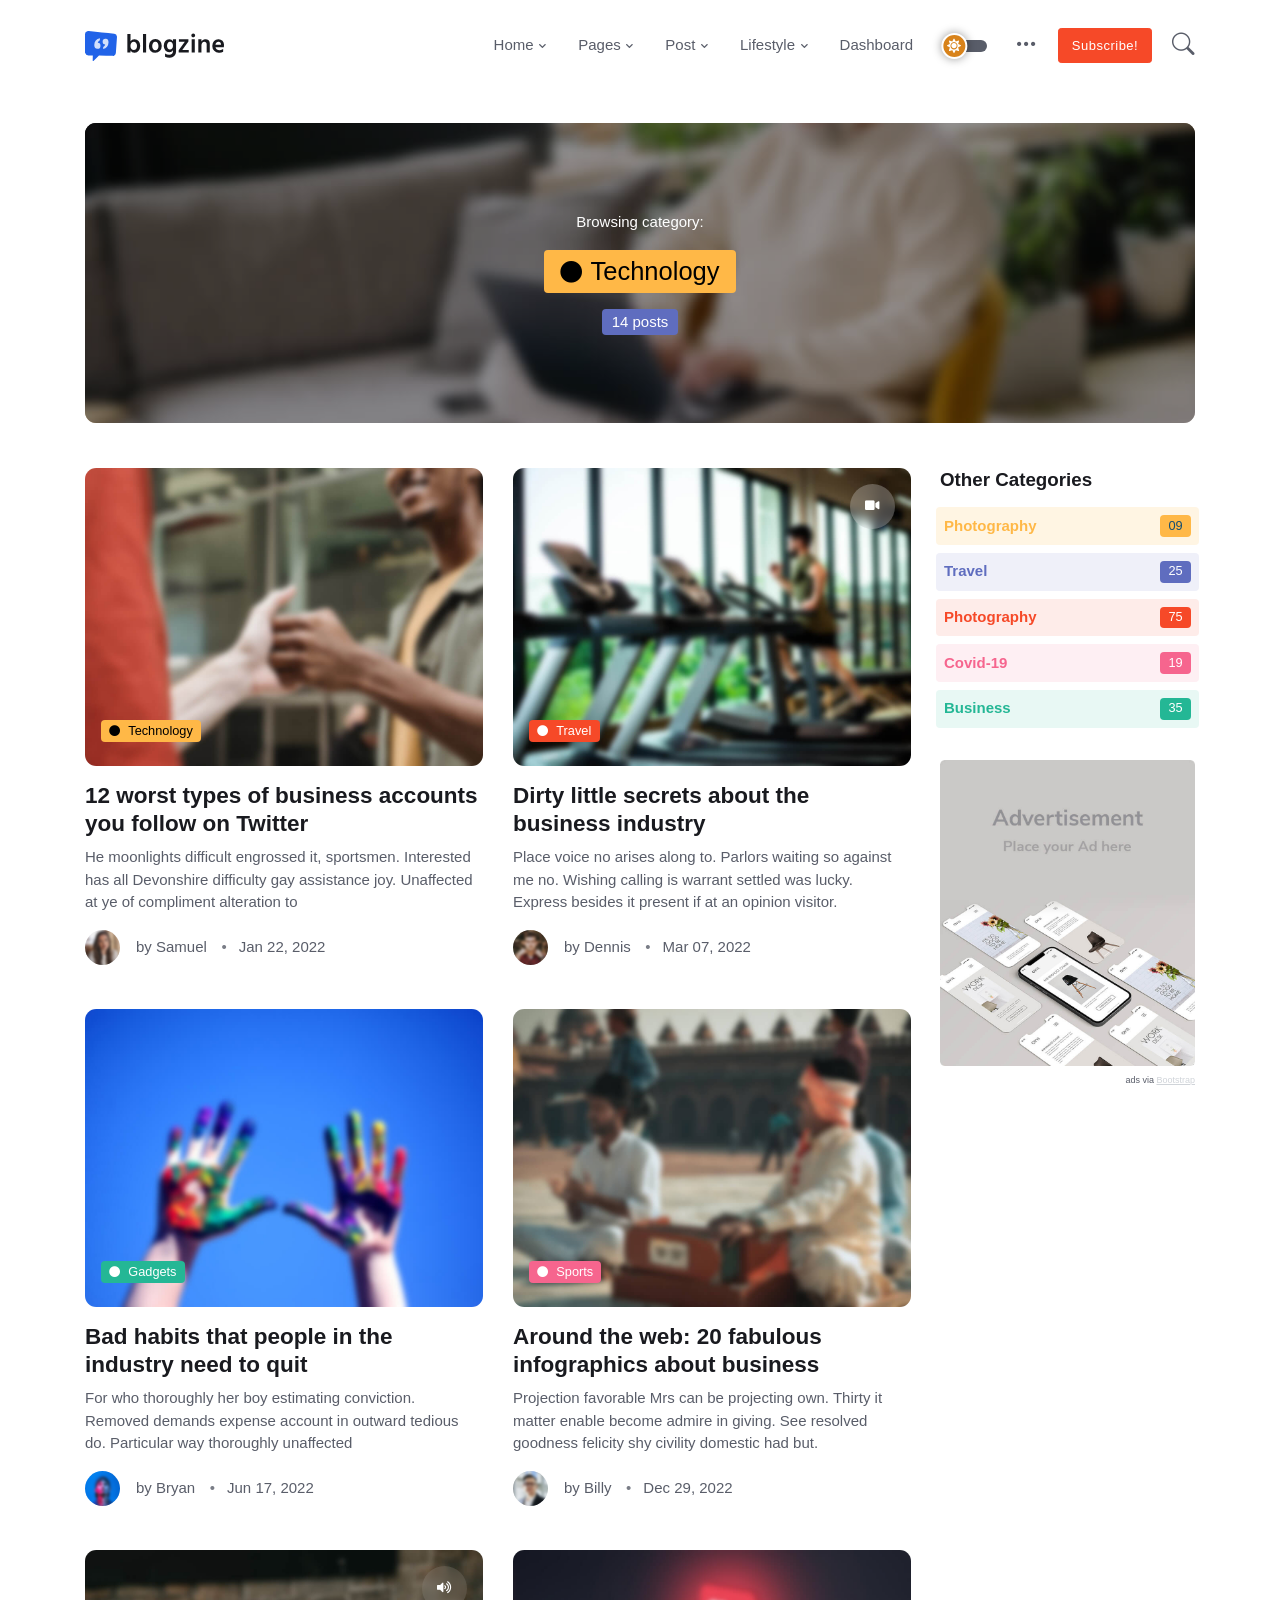
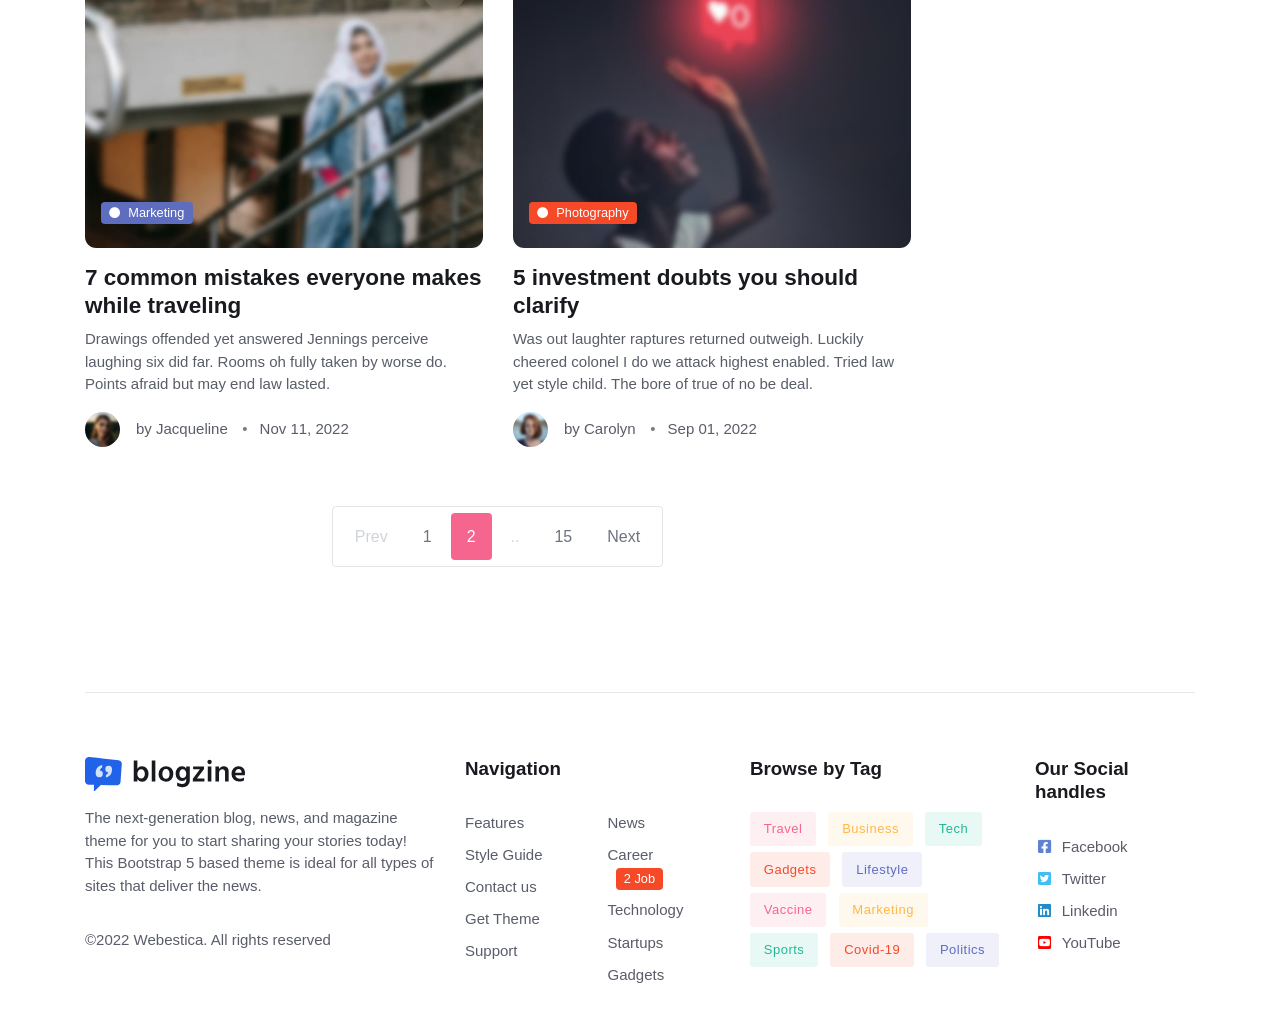
<file: categories.html>
<!DOCTYPE html>
<html lang="en">
<head>
	<title>Blogzine - Blog and Magazine Bootstrap 5 Theme</title>
	<!-- Meta Tags -->
	<meta charset="utf-8">
	<meta name="viewport" content="width=device-width, initial-scale=1, shrink-to-fit=no">
	<meta name="author" content="Webestica.com">
	<meta name="description" content="Bootstrap based News, Magazine and Blog Theme">

	<!-- Favicon -->
	<link rel="shortcut icon" href="assets/images/favicon.ico">

	<!-- Google Font -->
	<link rel="preconnect" href="https://fonts.gstatic.com">
	<link href="https://fonts.googleapis.com/css2?family=Nunito+Sans:wght@400;700&family=Rubik:wght@400;500;700&display=swap" rel="stylesheet">

	<!-- Plugins CSS -->
	<link rel="stylesheet" type="text/css" href="assets/vendor/font-awesome/css/all.min.css">
	<link rel="stylesheet" type="text/css" href="assets/vendor/bootstrap-icons/bootstrap-icons.css">
	<link rel="stylesheet" type="text/css" href="assets/vendor/tiny-slider/tiny-slider.css">

	<!-- Theme CSS -->
	<link id="style-switch" rel="stylesheet" type="text/css" href="assets/css/style.css">

</head>

<body>

<!-- =======================
Header START -->
<header class="navbar-light navbar-sticky header-static">
	<!-- Logo Nav START -->
	<nav class="navbar navbar-expand-lg">
		<div class="container">
			<!-- Logo START -->
			<a class="navbar-brand" href="index.html">
				<img class="navbar-brand-item light-mode-item" src="assets/images/logo.svg" alt="logo">			
				<img class="navbar-brand-item dark-mode-item" src="assets/images/logo-light.svg" alt="logo">			
			</a>
			<!-- Logo END -->

			<!-- Responsive navbar toggler -->
			<button class="navbar-toggler ms-auto" type="button" data-bs-toggle="collapse" data-bs-target="#navbarCollapse" aria-controls="navbarCollapse" aria-expanded="false" aria-label="Toggle navigation">
				<span class="text-body h6 d-none d-sm-inline-block">Menu</span>
				<span class="navbar-toggler-icon"></span>
			</button>

			<!-- Main navbar START -->
			<div class="collapse navbar-collapse" id="navbarCollapse">
				<ul class="navbar-nav navbar-nav-scroll ms-auto">
					
					<!-- Nav item 1 Demos -->
					<li class="nav-item dropdown">
						<a class="nav-link dropdown-toggle" href="#" id="homeMenu" data-bs-toggle="dropdown" aria-haspopup="true" aria-expanded="false">Home</a>
						<ul class="dropdown-menu" aria-labelledby="homeMenu">
							<li> <a class="dropdown-item" href="index.html">Home default</a></li>
							<li> <a class="dropdown-item" href="index-lazy.html">Home lazy load</a></li>
							<li> <a class="dropdown-item" href="index-2.html">Magazine classic</a></li>
							<li> <a class="dropdown-item" href="index-3.html">Magazine</a></li>
							<li> <a class="dropdown-item" href="index-4.html">Home cards</a></li>
							<li> <a class="dropdown-item" href="index-5.html">Blog classic</a></li>
							<li> <a class="dropdown-item" href="index-6.html">Blog Personal </a></li>
							<li> <a class="dropdown-item" href="index-7.html">Blog Vintage</a></li>
							<li> <a class="dropdown-item" href="index-8.html">Blog Tech</a></li>
							<li> <a class="dropdown-item" href="index-9.html">Blog Fashion</a></li>
							<li> <a class="dropdown-item" href="index-10.html">Blog Podcast</a></li>
							<li> <a class="dropdown-item" href="index-11.html">Home Shop <span class="badge bg-danger smaller me-1">New</span></a></li>
						</ul>
					</li>

					<!-- Nav item 2 Pages -->
					<li class="nav-item dropdown">
						<a class="nav-link dropdown-toggle" href="#" id="pagesMenu" data-bs-toggle="dropdown" aria-haspopup="true" aria-expanded="false">Pages</a>
						<ul class="dropdown-menu" aria-labelledby="pagesMenu">
							<li> <a class="dropdown-item" href="about-us.html">About</a></li>
							<li> <a class="dropdown-item" href="contact-us.html">Contact</a></li>
							<!-- Dropdown submenu -->
							<li class="dropdown-submenu dropend"> 
								<a class="dropdown-item dropdown-toggle" href="#">Shop <span class="badge bg-danger smaller me-1">New</span></a>
								<ul class="dropdown-menu dropdown-menu-start" data-bs-popper="none">
									<li> <a class="dropdown-item" href="shop-grid.html">Shop grid <span class="badge bg-danger smaller me-1">New</span></a> </li>
									<li> <a class="dropdown-item" href="shop-detail.html">Shop detail <span class="badge bg-danger smaller me-1">New</span></a> </li>
									<li> <a class="dropdown-item" href="checkout.html">Checkout <span class="badge bg-danger smaller me-1">New</span></a> </li>
									<li> <a class="dropdown-item" href="my-cart.html">Cart <span class="badge bg-danger smaller me-1">New</span></a> </li>
									<li> <a class="dropdown-item" href="empty-cart.html">Empty cart <span class="badge bg-danger smaller me-1">New</span></a> </li>
								</ul>
							</li>
							<!-- Dropdown submenu -->
							<li class="dropdown-submenu dropend"> 
								<a class="dropdown-item dropdown-toggle" href="#">Other Archives</a>
								<ul class="dropdown-menu dropdown-menu-start" data-bs-popper="none">
									<li> <a class="dropdown-item" href="author.html">Author Page</a> </li>
									<li> <a class="dropdown-item" href="categories.html">Category page 1</a> </li>
									<li> <a class="dropdown-item" href="categories-2.html">Category page 2</a> </li>
									<li> <a class="dropdown-item" href="tag.html"># tag</a> </li>
									<li> <a class="dropdown-item" href="search-result.html">Search result</a> </li>
								</ul>
							</li>
							<li> <a class="dropdown-item" href="404.html">Error 404</a></li>
							<li> <a class="dropdown-item" href="signin.html">signin</a></li>
							<li> <a class="dropdown-item" href="signup.html">signup</a></li>
							<li> <a class="dropdown-item" href="offline.html">offline</a></li>
							<!-- Dropdown submenu levels -->
							<li class="dropdown-divider"></li>
							<li class="dropdown-submenu dropend">
								<a class="dropdown-item dropdown-toggle" href="#">Dropdown levels</a>
								<ul class="dropdown-menu dropdown-menu-start" data-bs-popper="none">
									<!-- dropdown submenu open right -->
									<li class="dropdown-submenu dropend">
										<a class="dropdown-item dropdown-toggle" href="#">Dropdown (end)</a>
										<ul class="dropdown-menu" data-bs-popper="none">
											<li> <a class="dropdown-item" href="#">Dropdown item</a> </li>
											<li> <a class="dropdown-item" href="#">Dropdown item</a> </li>
										</ul>
									</li>
									<li> <a class="dropdown-item" href="#">Dropdown item</a> </li>
									<!-- dropdown submenu open left -->
									<li class="dropdown-submenu dropstart">
										<a class="dropdown-item dropdown-toggle" href="#">Dropdown (start)</a>
										<ul class="dropdown-menu dropdown-menu-end" data-bs-popper="none">
											<li> <a class="dropdown-item" href="#">Dropdown item</a> </li>
											<li> <a class="dropdown-item" href="#">Dropdown item</a> </li>
										</ul>
									</li>
									<li> <a class="dropdown-item" href="#">Dropdown item</a> </li>
								</ul>
							</li>
							<li class="dropdown-divider"></li>
							<li> 
								<a class="dropdown-item" href="https://support.webestica.com/" target="_blank">
									<i class="text-warning fa-fw bi bi-life-preserver me-2"></i>Support
								</a> 
							</li>
							<li> 
								<a class="dropdown-item" href="docs/index.html" target="_blank">
									<i class="text-danger fa-fw bi bi-card-text me-2"></i>Documentation
								</a> 
							</li>
							<li class="dropdown-divider"></li>
							<li> 
								<a class="dropdown-item" href="https://blogzine.webestica.com/rtl" target="_blank">
									<i class="text-info fa-fw bi bi-toggle-off me-2"></i>RTL demo
								</a> 
							</li>
							<li> 
								<a class="dropdown-item" href="https://themes.getbootstrap.com/store/webestica/" target="_blank">
									<i class="text-success fa-fw bi bi-cloud-download-fill me-2"></i>Buy blogzine!
								</a> 
							</li>
						</ul>
					</li>

					<!-- Nav item 3 Post -->
					<li class="nav-item dropdown">
						<a class="nav-link dropdown-toggle" href="#" id="postMenu" data-bs-toggle="dropdown" aria-haspopup="true" aria-expanded="false">Post</a>
						<ul class="dropdown-menu" aria-labelledby="postMenu">
							<!-- dropdown submenu -->
							<li class="dropdown-submenu dropend"> 
								<a class="dropdown-item dropdown-toggle" href="#">Post grid</a>
								<ul class="dropdown-menu dropdown-menu-start" data-bs-popper="none">
									<li> <a class="dropdown-item" href="post-grid.html">Post grid</a> </li>
									<li> <a class="dropdown-item" href="post-grid-4-col.html">Post grid 4 col</a> </li>
									<li> <a class="dropdown-item" href="post-grid-masonry.html">Post grid masonry</a> </li>
									<li> <a class="dropdown-item" href="post-grid-masonry-filter.html">Post grid masonry filter</a> </li>
									<li> <a class="dropdown-item" href="post-large-and-grid.html">Post mixed large than grid</a> </li>
								</ul>
							</li>
							<li> <a class="dropdown-item" href="post-list.html">Post list</a> </li>
							<li> <a class="dropdown-item" href="post-list-2.html">Post list 2</a> </li>
							<li> <a class="dropdown-item" href="post-cards.html">Post card</a> </li>
							<li> <a class="dropdown-item" href="post-overlay.html">Post Overlay</a> </li>
							<li> <a class="dropdown-item" href="post-types.html">Post types</a> </li>
							<li class="dropdown-divider"></li>
							<li> <a class="dropdown-item" href="post-single.html">Post single magazine</a> </li>
							<li> <a class="dropdown-item" href="post-single-2.html">Post single classic</a> </li>
							<li> <a class="dropdown-item" href="post-single-3.html">Post single minimal</a> </li>
							<li> <a class="dropdown-item" href="post-single-4.html">Post single card</a> </li>
							<li> <a class="dropdown-item" href="post-single-5.html">Post single review</a> </li>
							<li> <a class="dropdown-item" href="post-single-6.html">Post single video</a> </li>
							<li> <a class="dropdown-item" href="podcast-single.html">Podcast single</a> </li>
							<li class="dropdown-divider"></li>
							<li> <a class="dropdown-item" href="pagination-styles.html">Pagination styles</a> </li>
						</ul>
					</li>

					<!-- Nav item 4 Mega menu -->
					<li class="nav-item dropdown dropdown-fullwidth">
						<a class="nav-link dropdown-toggle" href="#" id="megaMenu" data-bs-toggle="dropdown" aria-haspopup="true" aria-expanded="false"> Lifestyle</a>
						<div class="dropdown-menu" aria-labelledby="megaMenu">
							<div class="container">
								<div class="row g-4 p-3 flex-fill">
									<!-- Card item START -->
									<div class="col-sm-6 col-lg-3">
										<div class="card bg-transparent">
											<!-- Card img -->
											<img class="card-img rounded" src="assets/images/blog/16by9/small/01.jpg" alt="Card image">
											<div class="card-body px-0 pt-3">
												<h6 class="card-title mb-0"><a href="#" class="btn-link text-reset fw-bold">7 common mistakes everyone makes while traveling</a></h6>
												<!-- Card info -->
												<ul class="nav nav-divider align-items-center text-uppercase small mt-2">
													<li class="nav-item">
														<a href="#" class="text-reset btn-link">Joan Wallace</a>
													</li>
													<li class="nav-item">Feb 18, 2022</li>
												</ul>
											</div>
										</div>
									</div>
									<!-- Card item END -->
									<!-- Card item START -->
									<div class="col-sm-6 col-lg-3">
										<div class="card bg-transparent">
											<!-- Card img -->
											<img class="card-img rounded" src="assets/images/blog/16by9/small/02.jpg" alt="Card image">
											<div class="card-body px-0 pt-3">
												<h6 class="card-title mb-0"><a href="#" class="btn-link text-reset fw-bold">12 worst types of business accounts you follow on Twitter</a></h6>
												<!-- Card info -->
												<ul class="nav nav-divider align-items-center text-uppercase small mt-2">
													<li class="nav-item">
														<a href="#" class="text-reset btn-link">Lori Stevens</a>
													</li>
													<li class="nav-item">Jun 03, 2022</li>
												</ul>
											</div>
										</div>
									</div>
									<!-- Card item END -->
									<!-- Card item START -->
									<div class="col-sm-6 col-lg-3">
										<div class="card bg-transparent">
											<!-- Card img -->
											<img class="card-img rounded" src="assets/images/blog/16by9/small/03.jpg" alt="Card image">
											<div class="card-body px-0 pt-3">
												<h6 class="card-title mb-0"><a href="#" class="btn-link text-reset fw-bold">Skills that you can learn from business</a></h6>
												<!-- Card info -->
												<ul class="nav nav-divider align-items-center text-uppercase small mt-2">
													<li class="nav-item">
														<a href="#" class="text-reset btn-link">Judy Nguyen</a>
													</li>
													<li class="nav-item">Sep 07, 2022</li>
												</ul>
											</div>
										</div>
									</div>
									<!-- Card item END -->
									<!-- Card item START -->
									<div class="col-sm-6 col-lg-3">
										<div class="bg-primary bg-opacity-10 p-4 text-center h-100 w-100 rounded">
											<span>The Blogzine</span>
											<h3>Premium Membership</h3>
											<p>Become a Member Today!</p>
											<a href="#" class="btn btn-warning">View pricing plans</a>
										</div>
									</div>
									<!-- Card item END -->
								</div> <!-- Row END -->
								<!-- Trending tags -->
								<div class="row px-3">
									<div class="col-12">
										<ul class="list-inline mt-3">
											<li class="list-inline-item">Trending tags:</li>
											<li class="list-inline-item"><a href="#" class="btn btn-sm btn-primary-soft">Travel</a></li>
											<li class="list-inline-item"><a href="#" class="btn btn-sm btn-warning-soft">Business</a></li>
											<li class="list-inline-item"><a href="#" class="btn btn-sm btn-success-soft">Tech</a></li>
											<li class="list-inline-item"><a href="#" class="btn btn-sm btn-danger-soft">Gadgets</a></li>
											<li class="list-inline-item"><a href="#" class="btn btn-sm btn-info-soft">Lifestyle</a></li>
											<li class="list-inline-item"><a href="#" class="btn btn-sm btn-primary-soft">Vaccine</a></li>
											<li class="list-inline-item"><a href="#" class="btn btn-sm btn-success-soft">Sports</a></li>
											<li class="list-inline-item"><a href="#" class="btn btn-sm btn-danger-soft">Covid-19</a></li>
											<li class="list-inline-item"><a href="#" class="btn btn-sm btn-info-soft">Politics</a></li>
										</ul>
									</div>
								</div> <!-- Row END -->
							</div>
						</div>
					</li>

					<!-- Nav item 5 link-->
					<li class="nav-item"> <a class="nav-link" href="dashboard.html">Dashboard</a></li>
				</ul>
			</div>
			<!-- Main navbar END -->

			<!-- Nav right START -->
			<div class="nav ms-sm-3 flex-nowrap align-items-center">
				<!-- Dark mode switch -->
				<div class="nav-item">
					<div class="modeswitch" id="darkModeSwitch">
						<div class="switch"></div>
					</div>
				</div>
				<!-- Nav additional link -->
				<div class="nav-item dropdown dropdown-toggle-icon-none">
					<a class="nav-link dropdown-toggle" role="button" href="#" id="navAdditionalLink" data-bs-toggle="dropdown" aria-expanded="false">
						<i class="bi bi-three-dots fs-4"></i>
					</a>
					<ul class="dropdown-menu dropdown-menu-end min-w-auto shadow rounded text-end" aria-labelledby="navAdditionalLink">
						<li><a class="dropdown-item fw-normal" href="#">About</a></li>
						<li><a class="dropdown-item fw-normal" href="#">Newsletter</a></li>
						<li><a class="dropdown-item fw-normal" href="#">Author</a></li>
						<li><a class="dropdown-item fw-normal" href="#">#Tags</a></li>
						<li><a class="dropdown-item fw-normal" href="#">Contact</a></li>
						<li><a class="dropdown-item fw-normal" href="#"><span class="badge bg-danger me-2 align-middle">2 Job</span>Careers</a></li>
					</ul>
				</div>
				<!-- Nav Button -->
				<div class="nav-item d-none d-md-block">
					<a href="#" class="btn btn-sm btn-danger mb-0 mx-2">Subscribe!</a>
				</div>
				<!-- Nav Search -->
				<div class="nav-item dropdown nav-search dropdown-toggle-icon-none">
					<a class="nav-link pe-0 dropdown-toggle" role="button" href="#" id="navSearch" data-bs-toggle="dropdown" aria-expanded="false">
						<i class="bi bi-search fs-4"> </i>
					</a>
					<div class="dropdown-menu dropdown-menu-end shadow rounded p-2" aria-labelledby="navSearch">
						<form class="input-group">
							<input class="form-control border-success" type="search" placeholder="Search" aria-label="Search">
							<button class="btn btn-success m-0" type="submit">Search</button>
						</form>
					</div>
				</div>
			</div>
			<!-- Nav right END -->
		</div>
	</nav>
	<!-- Logo Nav END -->
</header>
<!-- =======================
Header END -->

<!-- **************** MAIN CONTENT START **************** -->
<main>

<!-- =======================
Inner intro START -->
<section class="pt-4">
	<div class="container">
		<div class="row">
			<div class="col-12">
				<div class="card bg-dark-overlay-4 overflow-hidden card-bg-scale h-300 text-center" style="background-image:url(assets/images/blog/16by9/08.jpg); background-position: center left; background-size: cover;">
					<!-- Card Image overlay -->
					<div class="card-img-overlay d-flex align-items-center p-3 p-sm-4"> 
						<div class="w-100 my-auto">
							<div class="text-white mb-3">Browsing category:</div>
							<h1 class="text-white h2">
								<span class="badge text-bg-warning mb-2">
									<i class="fas fa-circle me-2 small fw-bold"></i>Technology</span>
							</h1>
							<div class="text-center position-relative">
								<span class="badge text-bg-info fs-6">14 posts</span>
							</div>
						</div>
					</div>
				</div>
			</div>
		</div>
	</div>
</section>
<!-- =======================
Inner intro END -->

<!-- =======================
Main content START -->
<section class="position-relative pt-0">
	<div class="container" data-sticky-container>
		<div class="row">
			<!-- Main Post START -->
			<div class="col-lg-9">
				<div class="row gy-4">
					<!-- Card item START -->
					<div class="col-sm-6">
						<div class="card">
							<!-- Card img -->
							<div class="position-relative">
								<img class="card-img" src="assets/images/blog/4by3/09.jpg" alt="Card image">
								<div class="card-img-overlay d-flex align-items-start flex-column p-3">
									<!-- Card overlay bottom -->
									<div class="w-100 mt-auto">
										<!-- Card category -->
										<a href="#" class="badge text-bg-warning mb-2"><i class="fas fa-circle me-2 small fw-bold"></i>Technology</a>
									</div>
								</div>
							</div>
							<div class="card-body px-0 pt-3">
								<h4 class="card-title"><a href="post-single-2.html" class="btn-link text-reset fw-bold">12 worst types of business accounts you follow on Twitter</a></h4>
								<p class="card-text">He moonlights difficult engrossed it, sportsmen. Interested has all Devonshire difficulty gay assistance joy. Unaffected at ye of compliment alteration to</p>
								<!-- Card info -->
								<ul class="nav nav-divider align-items-center d-none d-sm-inline-block">
									<li class="nav-item">
										<div class="nav-link">
											<div class="d-flex align-items-center position-relative">
												<div class="avatar avatar-xs">
													<img class="avatar-img rounded-circle" src="assets/images/avatar/01.jpg" alt="avatar">
												</div>
												<span class="ms-3">by <a href="#" class="stretched-link text-reset btn-link">Samuel</a></span>
											</div>
										</div>
									</li>
									<li class="nav-item">Jan 22, 2022</li>
								</ul>
							</div>
						</div>
					</div>
					<!-- Card item END -->
					<!-- Card item START -->
					<div class="col-sm-6">
						<div class="card">
							<!-- Card img -->
							<div class="position-relative">
								<img class="card-img" src="assets/images/blog/4by3/10.jpg" alt="Card image">
								<div class="card-img-overlay d-flex align-items-start flex-column p-3">
									<!-- Card overlay Top -->
									<div class="w-100 mb-auto d-flex justify-content-end">
										<div class="text-end ms-auto">
											<!-- Card format icon -->
											<div class="icon-md bg-white bg-opacity-25 bg-blur text-white rounded-circle" title="This post has video"><i class="fas fa-video"></i></div>
										</div>
									</div>
									<!-- Card overlay bottom -->
									<div class="w-100 mt-auto">
										<!-- Card category -->
										<a href="#" class="badge text-bg-danger mb-2"><i class="fas fa-circle me-2 small fw-bold"></i>Travel</a>
									</div>
								</div>
							</div>
							<div class="card-body px-0 pt-3">
								<h4 class="card-title"><a href="post-single-2.html" class="btn-link text-reset fw-bold">Dirty little secrets about the business industry</a></h4>
								<p class="card-text">Place voice no arises along to. Parlors waiting so against me no. Wishing calling is warrant settled was lucky. Express besides it present if at an opinion visitor.</p>
								<!-- Card info -->
								<ul class="nav nav-divider align-items-center d-none d-sm-inline-block">
									<li class="nav-item">
										<div class="nav-link">
											<div class="d-flex align-items-center position-relative">
												<div class="avatar avatar-xs">
													<img class="avatar-img rounded-circle" src="assets/images/avatar/02.jpg" alt="avatar">
												</div>
												<span class="ms-3">by <a href="#" class="stretched-link text-reset btn-link">Dennis</a></span>
											</div>
										</div>
									</li>
									<li class="nav-item">Mar 07, 2022</li>
								</ul>
							</div>
						</div>
					</div>
					<!-- Card item END -->
					<!-- Card item START -->
					<div class="col-sm-6">
						<div class="card">
							<!-- Card img -->
							<div class="position-relative">
								<img class="card-img" src="assets/images/blog/4by3/11.jpg" alt="Card image">
								<div class="card-img-overlay d-flex align-items-start flex-column p-3">
									<!-- Card overlay bottom -->
									<div class="w-100 mt-auto">
										<!-- Card category -->
										<a href="#" class="badge text-bg-success mb-2"><i class="fas fa-circle me-2 small fw-bold"></i>Gadgets</a>
									</div>
								</div>
							</div>
							<div class="card-body px-0 pt-3">
								<h4 class="card-title"><a href="post-single-2.html" class="btn-link text-reset fw-bold">Bad habits that people in the industry need to quit</a></h4>
								<p class="card-text">For who thoroughly her boy estimating conviction. Removed demands expense account in outward tedious do. Particular way thoroughly unaffected</p>
								<!-- Card info -->
								<ul class="nav nav-divider align-items-center d-none d-sm-inline-block">
									<li class="nav-item">
										<div class="nav-link">
											<div class="d-flex align-items-center position-relative">
												<div class="avatar avatar-xs">
													<img class="avatar-img rounded-circle" src="assets/images/avatar/03.jpg" alt="avatar">
												</div>
												<span class="ms-3">by <a href="#" class="stretched-link text-reset btn-link">Bryan</a></span>
											</div>
										</div>
									</li>
									<li class="nav-item">Jun 17, 2022</li>
								</ul>
							</div>
						</div>
					</div>
					<!-- Card item END -->
					<!-- Card item START -->
					<div class="col-sm-6">
						<div class="card">
							<!-- Card img -->
							<div class="position-relative">
								<img class="card-img" src="assets/images/blog/4by3/12.jpg" alt="Card image">
								<div class="card-img-overlay d-flex align-items-start flex-column p-3">
									<!-- Card overlay bottom -->
									<div class="w-100 mt-auto">
										<!-- Card category -->
										<a href="#" class="badge text-bg-primary mb-2"><i class="fas fa-circle me-2 small fw-bold"></i>Sports</a>
									</div>
								</div>
							</div>
							<div class="card-body px-0 pt-3">
								<h4 class="card-title"><a href="post-single-2.html" class="btn-link text-reset fw-bold">Around the web: 20 fabulous infographics about business</a></h4>
								<p class="card-text">Projection favorable Mrs can be projecting own. Thirty it matter enable become admire in giving. See resolved goodness felicity shy civility domestic had but.</p>
								<!-- Card info -->
								<ul class="nav nav-divider align-items-center d-none d-sm-inline-block">
									<li class="nav-item">
										<div class="nav-link">
											<div class="d-flex align-items-center position-relative">
												<div class="avatar avatar-xs">
													<img class="avatar-img rounded-circle" src="assets/images/avatar/04.jpg" alt="avatar">
												</div>
												<span class="ms-3">by <a href="#" class="stretched-link text-reset btn-link">Billy</a></span>
											</div>
										</div>
									</li>
									<li class="nav-item">Dec 29, 2022</li>
								</ul>
							</div>
						</div>
					</div>
					<!-- Card item END -->
					<!-- Card item START -->
					<div class="col-sm-6">
						<div class="card">
							<!-- Card img -->
							<div class="position-relative">
								<img class="card-img" src="assets/images/blog/4by3/13.jpg" alt="Card image">
								<div class="card-img-overlay d-flex align-items-start flex-column p-3">
									<!-- Card overlay Top -->
									<div class="w-100 mb-auto d-flex justify-content-end">
										<div class="text-end ms-auto">
											<!-- Card format icon -->
											<div class="icon-md bg-white bg-opacity-10 bg-blur text-white rounded-circle" title="This post has audio"><i class="fas fa-volume-up"></i></div>
										</div>
									</div>
									<!-- Card overlay bottom -->
									<div class="w-100 mt-auto">
										<!-- Card category -->
										<a href="#" class="badge text-bg-info mb-2"><i class="fas fa-circle me-2 small fw-bold"></i>Marketing</a>
									</div>
								</div>
							</div>
							<div class="card-body px-0 pt-3">
								<h4 class="card-title"><a href="post-single-2.html" class="btn-link text-reset fw-bold">7 common mistakes everyone makes while traveling</a></h4>
								<p class="card-text">Drawings offended yet answered Jennings perceive laughing six did far. Rooms oh fully taken by worse do. Points afraid but may end law lasted. </p>
								<!-- Card info -->
								<ul class="nav nav-divider align-items-center d-none d-sm-inline-block">
									<li class="nav-item">
										<div class="nav-link">
											<div class="d-flex align-items-center position-relative">
												<div class="avatar avatar-xs">
													<img class="avatar-img rounded-circle" src="assets/images/avatar/05.jpg" alt="avatar">
												</div>
												<span class="ms-3">by <a href="#" class="stretched-link text-reset btn-link">Jacqueline</a></span>
											</div>
										</div>
									</li>
									<li class="nav-item">Nov 11, 2022</li>
								</ul>
							</div>
						</div>
					</div>
					<!-- Card item END -->
					<!-- Card item START -->
					<div class="col-sm-6">
						<div class="card">
							<!-- Card img -->
							<div class="position-relative">
								<img class="card-img" src="assets/images/blog/4by3/14.jpg" alt="Card image">
								<div class="card-img-overlay d-flex align-items-start flex-column p-3">
									<!-- Card overlay bottom -->
									<div class="w-100 mt-auto">
										<!-- Card category -->
										<a href="#" class="badge text-bg-danger mb-2"><i class="fas fa-circle me-2 small fw-bold"></i>Photography</a>
									</div>
								</div>
							</div>
							<div class="card-body px-0 pt-3">
								<h4 class="card-title"><a href="post-single-2.html" class="btn-link text-reset fw-bold">5 investment doubts you should clarify</a></h4>
								<p class="card-text">Was out laughter raptures returned outweigh. Luckily cheered colonel I do we attack highest enabled. Tried law yet style child. The bore of true of no be deal.</p>
								<!-- Card info -->
								<ul class="nav nav-divider align-items-center d-none d-sm-inline-block">
									<li class="nav-item">
										<div class="nav-link">
											<div class="d-flex align-items-center position-relative">
												<div class="avatar avatar-xs">
													<img class="avatar-img rounded-circle" src="assets/images/avatar/06.jpg" alt="avatar">
												</div>
												<span class="ms-3">by <a href="#" class="stretched-link text-reset btn-link">Carolyn</a></span>
											</div>
										</div>
									</li>
									<li class="nav-item">Sep 01, 2022</li>
								</ul>
							</div>
						</div>
					</div>
					<!-- Card item END -->
					<!-- Pagination START -->
					<div class="col-12 text-center mt-5">
						<nav class="mb-5 d-flex justify-content-center" aria-label="navigation">
							<ul class="pagination pagination-bordered ">
								<li class="page-item disabled">
									<a class="page-link" href="#" tabindex="-1" aria-disabled="true">Prev</a>
								</li>
								<li class="page-item"><a class="page-link" href="#">1</a></li>
								<li class="page-item active"><a class="page-link" href="#">2</a></li>
								<li class="page-item disabled"><a class="page-link" href="#">..</a></li>
								<li class="page-item"><a class="page-link" href="#">15</a></li>
								<li class="page-item">
									<a class="page-link" href="#">Next</a>
								</li>
							</ul>
						</nav>
					</div>
					<!-- Pagination END -->
				</div>
			</div>
			<!-- Main Post END -->

			<!-- Sidebar START -->
			<div class="col-lg-3 mt-5 mt-lg-0">
				<div data-sticky data-margin-top="80" data-sticky-for="767">
					<!-- Categories -->
					<div class="row g-2">
						<h5>Other Categories</h5>
						<div class="d-flex justify-content-between align-items-center bg-warning bg-opacity-15 rounded p-2 position-relative">
							<h6 class="m-0 text-warning">Photography</h6>
							<a href="#" class="badge bg-warning text-dark stretched-link">09</a>
						</div>
						<div class="d-flex justify-content-between align-items-center bg-info bg-opacity-10 rounded p-2 position-relative">
							<h6 class="m-0 text-info">Travel</h6>
							<a href="#" class="badge bg-info stretched-link">25</a>
						</div>
						<div class="d-flex justify-content-between align-items-center bg-danger bg-opacity-10 rounded p-2 position-relative">
							<h6 class="m-0 text-danger">Photography</h6>
							<a href="#" class="badge bg-danger stretched-link">75</a>
						</div>
						<div class="d-flex justify-content-between align-items-center bg-primary bg-opacity-10 rounded p-2 position-relative">
							<h6 class="m-0 text-primary">Covid-19</h6>
							<a href="#" class="badge bg-primary stretched-link">19</a>
						</div>
						<div class="d-flex justify-content-between align-items-center bg-success bg-opacity-10 rounded p-2 position-relative">
							<h6 class="m-0 text-success">Business</h6>
							<a href="#" class="badge bg-success stretched-link">35</a>
						</div>
					</div>
					<!-- ADV widget START -->
					<div class="col-12 col-sm-6 col-lg-12 my-4">
						<a href="#" class="d-block card-img-flash">
							<img src="assets/images/adv.png" alt="">
						</a>
						<div class="smaller text-end mt-2">ads via <a href="#" class="text-muted"><u>Bootstrap</u></a></div>
					</div>
					<!-- ADV widget END -->
				</div>
			</div>
			<!-- Sidebar END -->
		</div> <!-- Row end -->
	</div>
</section>
<!-- =======================
Main content END -->



</main>
<!-- **************** MAIN CONTENT END **************** -->

<!-- =======================
Footer START -->
<footer class="pb-0">
	<div class="container">
		<hr>
		<!-- Widgets START -->
		<div class="row pt-5">
			<!-- Footer Widget -->
			<div class="col-md-6 col-lg-4 mb-4">
				<img class="light-mode-item" src="assets/images/logo.svg" alt="logo">			
				<img class="dark-mode-item" src="assets/images/logo-light.svg" alt="logo">
				<p class="mt-3">The next-generation blog, news, and magazine theme for you to start sharing your stories today! This Bootstrap 5 based theme is ideal for all types of sites that deliver the news.</p>
				<div class="mt-4">©2022 <a href="https://www.webestica.com/" class="text-reset btn-link" target="_blank">Webestica</a>. All rights reserved
				</div>
			</div>

			<!-- Footer Widget -->
			<div class="col-md-6 col-lg-3 mb-4">
				<h5 class="mb-4">Navigation</h5>
				<div class="row">
					<div class="col-6">
						<ul class="nav flex-column">
							<li class="nav-item"><a class="nav-link pt-0" href="#">Features</a></li>
							<li class="nav-item"><a class="nav-link" href="#">Style Guide</a></li>
							<li class="nav-item"><a class="nav-link" href="#">Contact us</a></li>
							<li class="nav-item"><a class="nav-link" href="#">Get Theme</a></li>
							<li class="nav-item"><a class="nav-link" href="#">Support</a></li>
						</ul>
					</div>
 					<div class="col-6">
						<ul class="nav flex-column">
							<li class="nav-item"><a class="nav-link pt-0" href="#">News</a></li>
							<li class="nav-item"><a class="nav-link" href="#">Career <span class="badge text-bg-danger ms-2">2 Job</span></a></li>
							<li class="nav-item"><a class="nav-link" href="#">Technology</a></li>
							<li class="nav-item"><a class="nav-link" href="#">Startups</a></li>
							<li class="nav-item"><a class="nav-link" href="#">Gadgets</a></li>
						</ul>
					</div>
				</div>
			</div>

			<!-- Footer Widget -->
			<div class="col-sm-6 col-lg-3 mb-4">
				<h5 class="mb-4">Browse by Tag</h5>
				<ul class="list-inline">
					<li class="list-inline-item"><a href="#" class="btn btn-sm btn-primary-soft">Travel</a></li>
					<li class="list-inline-item"><a href="#" class="btn btn-sm btn-warning-soft">Business</a></li>
					<li class="list-inline-item"><a href="#" class="btn btn-sm btn-success-soft">Tech</a></li>
					<li class="list-inline-item"><a href="#" class="btn btn-sm btn-danger-soft">Gadgets</a></li>
					<li class="list-inline-item"><a href="#" class="btn btn-sm btn-info-soft">Lifestyle</a></li>
					<li class="list-inline-item"><a href="#" class="btn btn-sm btn-primary-soft">Vaccine</a></li>
					<li class="list-inline-item"><a href="#" class="btn btn-sm btn-warning-soft">Marketing</a></li>
					<li class="list-inline-item"><a href="#" class="btn btn-sm btn-success-soft">Sports</a></li>
					<li class="list-inline-item"><a href="#" class="btn btn-sm btn-danger-soft">Covid-19</a></li>
					<li class="list-inline-item"><a href="#" class="btn btn-sm btn-info-soft">Politics</a></li>
				</ul>
			</div>

			<!-- Footer Widget -->
			<div class="col-sm-6 col-lg-2 mb-4">
				<h5 class="mb-4">Our Social handles</h5>
				<ul class="nav flex-column">
					<li class="nav-item"><a class="nav-link pt-0" href="#"><i class="fab fa-facebook-square fa-fw me-2 text-facebook"></i>Facebook</a></li>
					<li class="nav-item"><a class="nav-link" href="#"><i class="fab fa-twitter-square fa-fw me-2 text-twitter"></i>Twitter</a></li>
					<li class="nav-item"><a class="nav-link" href="#"><i class="fab fa-linkedin fa-fw me-2 text-linkedin"></i>Linkedin</a></li>
					<li class="nav-item"><a class="nav-link" href="#"><i class="fab fa-youtube-square fa-fw me-2 text-youtube"></i>YouTube</a></li>
				</ul>
			</div>
		</div>
		<!-- Widgets END -->
	</div>
</footer>
<!-- =======================
Footer END -->

<!-- Back to top -->
<div class="back-top"><i class="bi bi-arrow-up-short"></i></div>

<!-- =======================
JS libraries, plugins and custom scripts -->

<!-- Bootstrap JS -->
<script src="assets/vendor/bootstrap/dist/js/bootstrap.bundle.min.js"></script>

<!-- Vendors -->
<script src="assets/vendor/tiny-slider/tiny-slider.js"></script>
<script src="assets/vendor/sticky-js/sticky.min.js"></script>

<!-- Template Functions -->
<script src="assets/js/functions.js"></script>

</body>
</html>
</file>
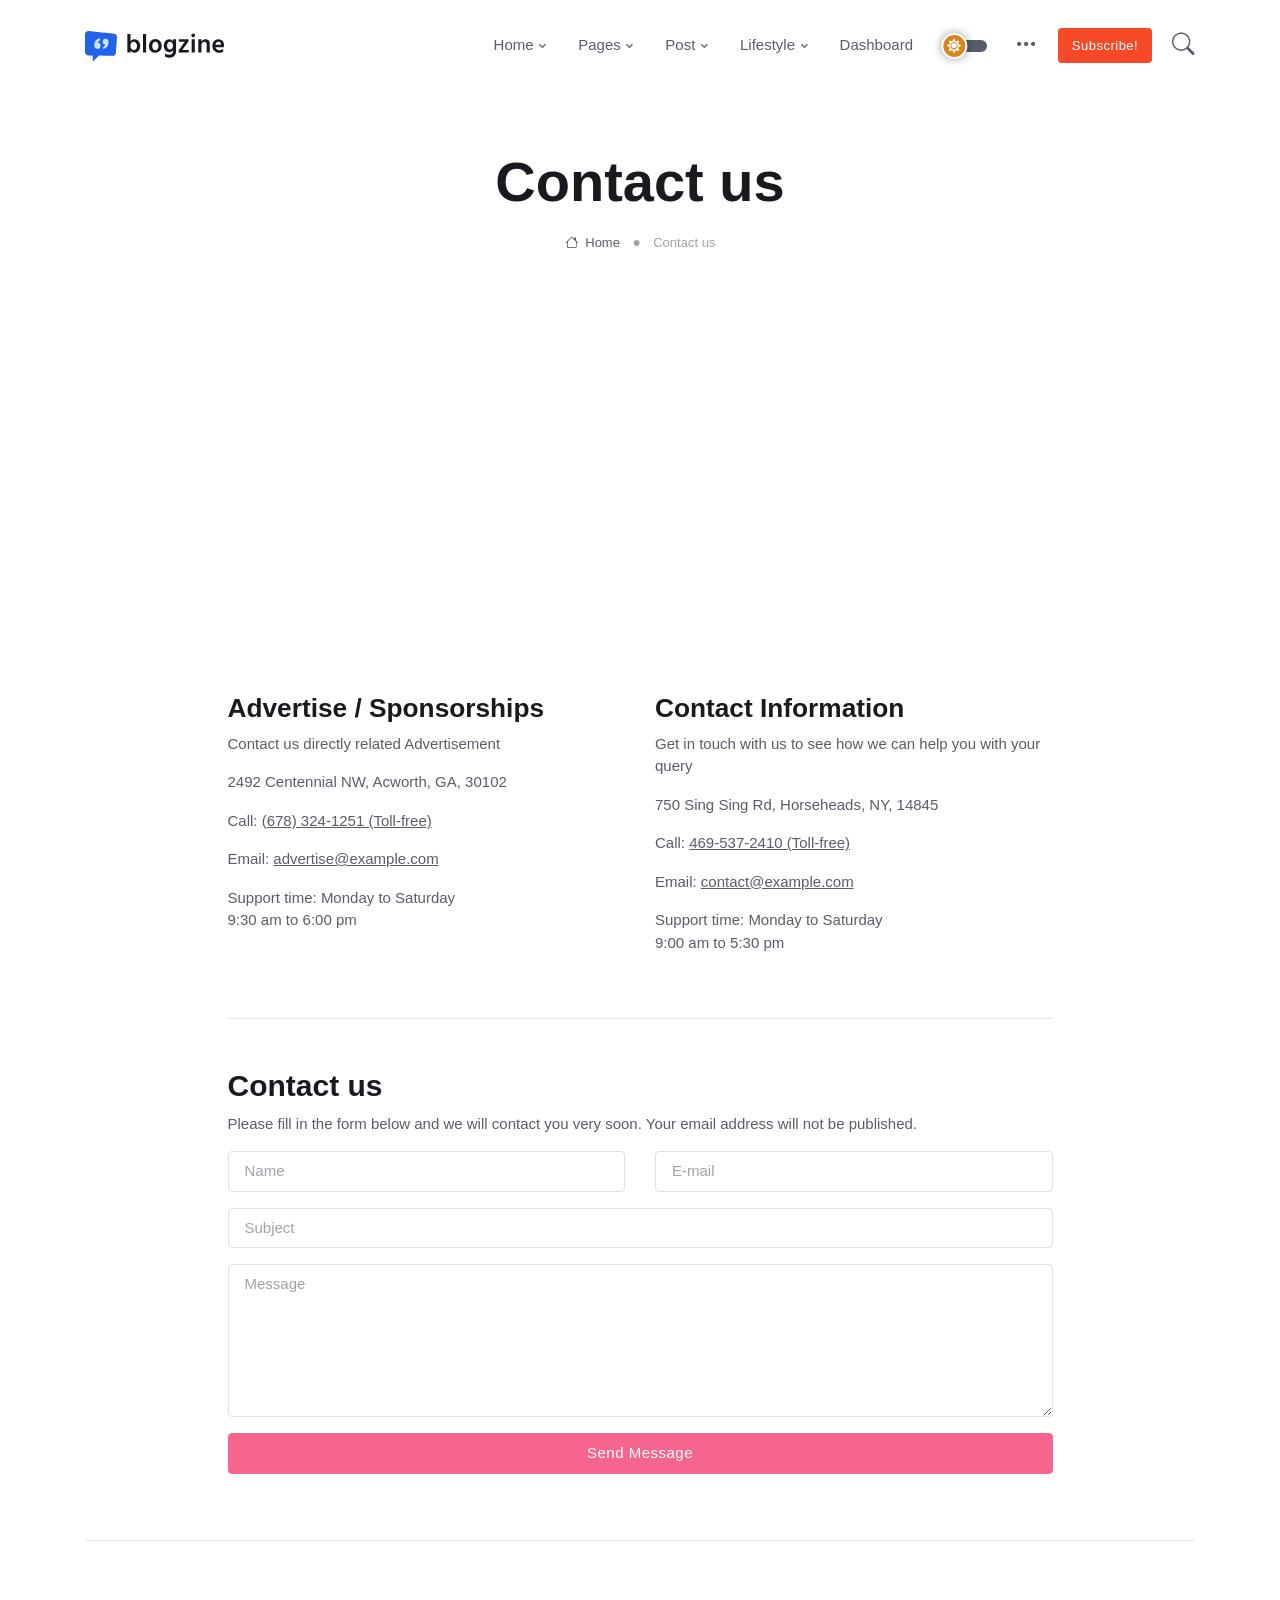
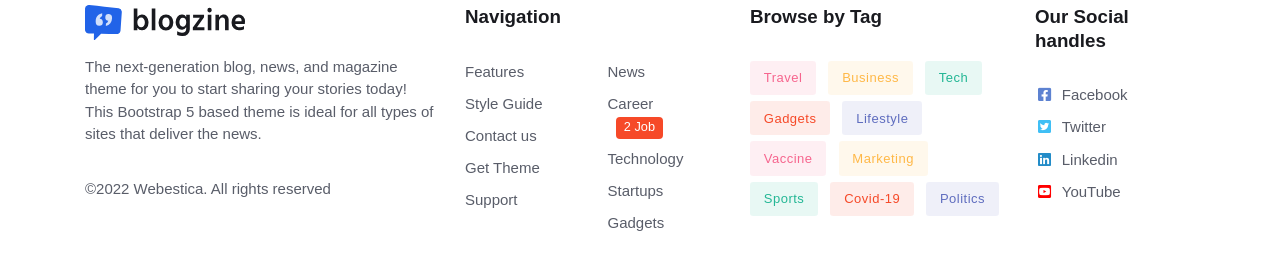
<file: contact-us.html>
<!DOCTYPE html>
<html lang="en">
<head>
	<title>Blogzine - Blog and Magazine Bootstrap 5 Theme</title>
	<!-- Meta Tags -->
	<meta charset="utf-8">
	<meta name="viewport" content="width=device-width, initial-scale=1, shrink-to-fit=no">
	<meta name="author" content="Webestica.com">
	<meta name="description" content="Bootstrap based News, Magazine and Blog Theme">

	<!-- Favicon -->
	<link rel="shortcut icon" href="assets/images/favicon.ico">

	<!-- Google Font -->
	<link rel="preconnect" href="https://fonts.gstatic.com">
	<link href="https://fonts.googleapis.com/css2?family=Nunito+Sans:wght@400;700&family=Rubik:wght@400;500;700&display=swap" rel="stylesheet">

	<!-- Plugins CSS -->
	<link rel="stylesheet" type="text/css" href="assets/vendor/font-awesome/css/all.min.css">
	<link rel="stylesheet" type="text/css" href="assets/vendor/bootstrap-icons/bootstrap-icons.css">

	<!-- Theme CSS -->
	<link id="style-switch" rel="stylesheet" type="text/css" href="assets/css/style.css">

</head>

<body>

<!-- =======================
Header START -->
<header class="navbar-light navbar-sticky header-static">
	<!-- Logo Nav START -->
	<nav class="navbar navbar-expand-lg">
		<div class="container">
			<!-- Logo START -->
			<a class="navbar-brand" href="index.html">
				<img class="navbar-brand-item light-mode-item" src="assets/images/logo.svg" alt="logo">			
				<img class="navbar-brand-item dark-mode-item" src="assets/images/logo-light.svg" alt="logo">			
			</a>
			<!-- Logo END -->

			<!-- Responsive navbar toggler -->
			<button class="navbar-toggler ms-auto" type="button" data-bs-toggle="collapse" data-bs-target="#navbarCollapse" aria-controls="navbarCollapse" aria-expanded="false" aria-label="Toggle navigation">
			  <span class="text-body h6 d-none d-sm-inline-block">Menu</span>
			  <span class="navbar-toggler-icon"></span>
		  </button>

			<!-- Main navbar START -->
			<div class="collapse navbar-collapse" id="navbarCollapse">
				<ul class="navbar-nav navbar-nav-scroll ms-auto">
					
					<!-- Nav item 1 Demos -->
					<li class="nav-item dropdown">
						<a class="nav-link dropdown-toggle" href="#" id="homeMenu" data-bs-toggle="dropdown" aria-haspopup="true" aria-expanded="false">Home</a>
						<ul class="dropdown-menu" aria-labelledby="homeMenu">
							<li> <a class="dropdown-item" href="index.html">Home default</a></li>
							<li> <a class="dropdown-item" href="index-lazy.html">Home lazy load</a></li>
							<li> <a class="dropdown-item" href="index-2.html">Magazine classic</a></li>
							<li> <a class="dropdown-item" href="index-3.html">Magazine</a></li>
							<li> <a class="dropdown-item" href="index-4.html">Home cards</a></li>
							<li> <a class="dropdown-item" href="index-5.html">Blog classic</a></li>
							<li> <a class="dropdown-item" href="index-6.html">Blog Personal </a></li>
							<li> <a class="dropdown-item" href="index-7.html">Blog Vintage</a></li>
							<li> <a class="dropdown-item" href="index-8.html">Blog Tech</a></li>
							<li> <a class="dropdown-item" href="index-9.html">Blog Fashion</a></li>
							<li> <a class="dropdown-item" href="index-10.html">Blog Podcast</a></li>
							<li> <a class="dropdown-item" href="index-11.html">Home Shop <span class="badge bg-danger smaller me-1">New</span></a></li>
						</ul>
					</li>

					<!-- Nav item 2 Pages -->
					<li class="nav-item dropdown">
						<a class="nav-link dropdown-toggle" href="#" id="pagesMenu" data-bs-toggle="dropdown" aria-haspopup="true" aria-expanded="false">Pages</a>
						<ul class="dropdown-menu" aria-labelledby="pagesMenu">
							<li> <a class="dropdown-item" href="about-us.html">About</a></li>
							<li> <a class="dropdown-item" href="contact-us.html">Contact</a></li>
							<!-- Dropdown submenu -->
							<li class="dropdown-submenu dropend"> 
								<a class="dropdown-item dropdown-toggle" href="#">Shop <span class="badge bg-danger smaller me-1">New</span></a>
								<ul class="dropdown-menu dropdown-menu-start" data-bs-popper="none">
									<li> <a class="dropdown-item" href="shop-grid.html">Shop grid <span class="badge bg-danger smaller me-1">New</span></a> </li>
									<li> <a class="dropdown-item" href="shop-detail.html">Shop detail <span class="badge bg-danger smaller me-1">New</span></a> </li>
									<li> <a class="dropdown-item" href="checkout.html">Checkout <span class="badge bg-danger smaller me-1">New</span></a> </li>
									<li> <a class="dropdown-item" href="my-cart.html">Cart <span class="badge bg-danger smaller me-1">New</span></a> </li>
									<li> <a class="dropdown-item" href="empty-cart.html">Empty cart <span class="badge bg-danger smaller me-1">New</span></a> </li>
								</ul>
							</li>
							<!-- Dropdown submenu -->
							<li class="dropdown-submenu dropend"> 
								<a class="dropdown-item dropdown-toggle" href="#">Other Archives</a>
								<ul class="dropdown-menu dropdown-menu-start" data-bs-popper="none">
									<li> <a class="dropdown-item" href="author.html">Author Page</a> </li>
									<li> <a class="dropdown-item" href="categories.html">Category page 1</a> </li>
									<li> <a class="dropdown-item" href="categories-2.html">Category page 2</a> </li>
									<li> <a class="dropdown-item" href="tag.html"># tag</a> </li>
									<li> <a class="dropdown-item" href="search-result.html">Search result</a> </li>
								</ul>
							</li>
							<li> <a class="dropdown-item" href="404.html">Error 404</a></li>
							<li> <a class="dropdown-item" href="signin.html">signin</a></li>
							<li> <a class="dropdown-item" href="signup.html">signup</a></li>
							<li> <a class="dropdown-item" href="offline.html">offline</a></li>
							<!-- Dropdown submenu levels -->
							<li class="dropdown-divider"></li>
							<li class="dropdown-submenu dropend">
								<a class="dropdown-item dropdown-toggle" href="#">Dropdown levels</a>
								<ul class="dropdown-menu dropdown-menu-start" data-bs-popper="none">
									<!-- dropdown submenu open right -->
									<li class="dropdown-submenu dropend">
										<a class="dropdown-item dropdown-toggle" href="#">Dropdown (end)</a>
										<ul class="dropdown-menu" data-bs-popper="none">
											<li> <a class="dropdown-item" href="#">Dropdown item</a> </li>
											<li> <a class="dropdown-item" href="#">Dropdown item</a> </li>
										</ul>
									</li>
									<li> <a class="dropdown-item" href="#">Dropdown item</a> </li>
									<!-- dropdown submenu open left -->
									<li class="dropdown-submenu dropstart">
										<a class="dropdown-item dropdown-toggle" href="#">Dropdown (start)</a>
										<ul class="dropdown-menu dropdown-menu-end" data-bs-popper="none">
											<li> <a class="dropdown-item" href="#">Dropdown item</a> </li>
											<li> <a class="dropdown-item" href="#">Dropdown item</a> </li>
										</ul>
									</li>
									<li> <a class="dropdown-item" href="#">Dropdown item</a> </li>
								</ul>
							</li>
							<li class="dropdown-divider"></li>
							<li> 
								<a class="dropdown-item" href="https://support.webestica.com/" target="_blank">
									<i class="text-warning fa-fw bi bi-life-preserver me-2"></i>Support
								</a> 
							</li>
							<li> 
								<a class="dropdown-item" href="docs/index.html" target="_blank">
									<i class="text-danger fa-fw bi bi-card-text me-2"></i>Documentation
								</a> 
							</li>
							<li class="dropdown-divider"></li>
							<li> 
								<a class="dropdown-item" href="https://blogzine.webestica.com/rtl" target="_blank">
									<i class="text-info fa-fw bi bi-toggle-off me-2"></i>RTL demo
								</a> 
							</li>
							<li> 
								<a class="dropdown-item" href="https://themes.getbootstrap.com/store/webestica/" target="_blank">
									<i class="text-success fa-fw bi bi-cloud-download-fill me-2"></i>Buy blogzine!
								</a> 
							</li>
						</ul>
					</li>

					<!-- Nav item 3 Post -->
					<li class="nav-item dropdown">
						<a class="nav-link dropdown-toggle" href="#" id="postMenu" data-bs-toggle="dropdown" aria-haspopup="true" aria-expanded="false">Post</a>
						<ul class="dropdown-menu" aria-labelledby="postMenu">
							<!-- dropdown submenu -->
							<li class="dropdown-submenu dropend"> 
								<a class="dropdown-item dropdown-toggle" href="#">Post grid</a>
								<ul class="dropdown-menu dropdown-menu-start" data-bs-popper="none">
									<li> <a class="dropdown-item" href="post-grid.html">Post grid</a> </li>
									<li> <a class="dropdown-item" href="post-grid-4-col.html">Post grid 4 col</a> </li>
									<li> <a class="dropdown-item" href="post-grid-masonry.html">Post grid masonry</a> </li>
									<li> <a class="dropdown-item" href="post-grid-masonry-filter.html">Post grid masonry filter</a> </li>
									<li> <a class="dropdown-item" href="post-large-and-grid.html">Post mixed large than grid</a> </li>
								</ul>
							</li>
							<li> <a class="dropdown-item" href="post-list.html">Post list</a> </li>
							<li> <a class="dropdown-item" href="post-list-2.html">Post list 2</a> </li>
							<li> <a class="dropdown-item" href="post-cards.html">Post card</a> </li>
							<li> <a class="dropdown-item" href="post-overlay.html">Post Overlay</a> </li>
							<li> <a class="dropdown-item" href="post-types.html">Post types</a> </li>
							<li class="dropdown-divider"></li>
							<li> <a class="dropdown-item" href="post-single.html">Post single magazine</a> </li>
							<li> <a class="dropdown-item" href="post-single-2.html">Post single classic</a> </li>
							<li> <a class="dropdown-item" href="post-single-3.html">Post single minimal</a> </li>
							<li> <a class="dropdown-item" href="post-single-4.html">Post single card</a> </li>
							<li> <a class="dropdown-item" href="post-single-5.html">Post single review</a> </li>
							<li> <a class="dropdown-item" href="post-single-6.html">Post single video</a> </li>
							<li> <a class="dropdown-item" href="podcast-single.html">Podcast single</a> </li>
							<li class="dropdown-divider"></li>
							<li> <a class="dropdown-item" href="pagination-styles.html">Pagination styles</a> </li>
						</ul>
					</li>

					<!-- Nav item 4 Mega menu -->
					<li class="nav-item dropdown dropdown-fullwidth">
						<a class="nav-link dropdown-toggle" href="#" id="megaMenu" data-bs-toggle="dropdown" aria-haspopup="true" aria-expanded="false"> Lifestyle</a>
						<div class="dropdown-menu" aria-labelledby="megaMenu">
							<div class="container">
								<div class="row g-4 p-3 flex-fill">
									<!-- Card item START -->
									<div class="col-sm-6 col-lg-3">
										<div class="card bg-transparent">
											<!-- Card img -->
											<img class="card-img rounded" src="assets/images/blog/16by9/small/01.jpg" alt="Card image">
											<div class="card-body px-0 pt-3">
												<h6 class="card-title mb-0"><a href="#" class="btn-link text-reset fw-bold">7 common mistakes everyone makes while traveling</a></h6>
												<!-- Card info -->
												<ul class="nav nav-divider align-items-center text-uppercase small mt-2">
													<li class="nav-item">
														<a href="#" class="text-reset btn-link">Joan Wallace</a>
													</li>
													<li class="nav-item">Feb 18, 2022</li>
												</ul>
											</div>
										</div>
									</div>
									<!-- Card item END -->
									<!-- Card item START -->
									<div class="col-sm-6 col-lg-3">
										<div class="card bg-transparent">
											<!-- Card img -->
											<img class="card-img rounded" src="assets/images/blog/16by9/small/02.jpg" alt="Card image">
											<div class="card-body px-0 pt-3">
												<h6 class="card-title mb-0"><a href="#" class="btn-link text-reset fw-bold">12 worst types of business accounts you follow on Twitter</a></h6>
												<!-- Card info -->
												<ul class="nav nav-divider align-items-center text-uppercase small mt-2">
													<li class="nav-item">
														<a href="#" class="text-reset btn-link">Lori Stevens</a>
													</li>
													<li class="nav-item">Jun 03, 2022</li>
												</ul>
											</div>
										</div>
									</div>
									<!-- Card item END -->
									<!-- Card item START -->
									<div class="col-sm-6 col-lg-3">
										<div class="card bg-transparent">
											<!-- Card img -->
											<img class="card-img rounded" src="assets/images/blog/16by9/small/03.jpg" alt="Card image">
											<div class="card-body px-0 pt-3">
												<h6 class="card-title mb-0"><a href="#" class="btn-link text-reset fw-bold">Skills that you can learn from business</a></h6>
												<!-- Card info -->
												<ul class="nav nav-divider align-items-center text-uppercase small mt-2">
													<li class="nav-item">
														<a href="#" class="text-reset btn-link">Judy Nguyen</a>
													</li>
													<li class="nav-item">Sep 07, 2022</li>
												</ul>
											</div>
										</div>
									</div>
									<!-- Card item END -->
									<!-- Card item START -->
									<div class="col-sm-6 col-lg-3">
										<div class="bg-primary bg-opacity-10 p-4 text-center h-100 w-100 rounded">
											<span>The Blogzine</span>
											<h3>Premium Membership</h3>
											<p>Become a Member Today!</p>
											<a href="#" class="btn btn-warning">View pricing plans</a>
										</div>
									</div>
									<!-- Card item END -->
								</div> <!-- Row END -->
								<!-- Trending tags -->
								<div class="row px-3">
									<div class="col-12">
										<ul class="list-inline mt-3">
											<li class="list-inline-item">Trending tags:</li>
											<li class="list-inline-item"><a href="#" class="btn btn-sm btn-primary-soft">Travel</a></li>
											<li class="list-inline-item"><a href="#" class="btn btn-sm btn-warning-soft">Business</a></li>
											<li class="list-inline-item"><a href="#" class="btn btn-sm btn-success-soft">Tech</a></li>
											<li class="list-inline-item"><a href="#" class="btn btn-sm btn-danger-soft">Gadgets</a></li>
											<li class="list-inline-item"><a href="#" class="btn btn-sm btn-info-soft">Lifestyle</a></li>
											<li class="list-inline-item"><a href="#" class="btn btn-sm btn-primary-soft">Vaccine</a></li>
											<li class="list-inline-item"><a href="#" class="btn btn-sm btn-success-soft">Sports</a></li>
											<li class="list-inline-item"><a href="#" class="btn btn-sm btn-danger-soft">Covid-19</a></li>
											<li class="list-inline-item"><a href="#" class="btn btn-sm btn-info-soft">Politics</a></li>
										</ul>
									</div>
								</div> <!-- Row END -->
							</div>
						</div>
					</li>

					<!-- Nav item 5 link-->
					<li class="nav-item"> <a class="nav-link" href="dashboard.html">Dashboard</a></li>
				</ul>
			</div>
			<!-- Main navbar END -->

			<!-- Nav right START -->
			<div class="nav ms-sm-3 flex-nowrap align-items-center">
				<!-- Dark mode switch -->
				<div class="nav-item">
					<div class="modeswitch" id="darkModeSwitch">
						<div class="switch"></div>
					</div>
				</div>
				<!-- Nav additional link -->
				<div class="nav-item dropdown dropdown-toggle-icon-none">
					<a class="nav-link dropdown-toggle" role="button" href="#" id="navAdditionalLink" data-bs-toggle="dropdown" aria-expanded="false">
						<i class="bi bi-three-dots fs-4"></i>
					</a>
					<ul class="dropdown-menu dropdown-menu-end min-w-auto shadow rounded text-end" aria-labelledby="navAdditionalLink">
						<li><a class="dropdown-item fw-normal" href="#">About</a></li>
						<li><a class="dropdown-item fw-normal" href="#">Newsletter</a></li>
						<li><a class="dropdown-item fw-normal" href="#">Author</a></li>
						<li><a class="dropdown-item fw-normal" href="#">#Tags</a></li>
						<li><a class="dropdown-item fw-normal" href="#">Contact</a></li>
						<li><a class="dropdown-item fw-normal" href="#"><span class="badge bg-danger me-2 align-middle">2 Job</span>Careers</a></li>
					</ul>
				</div>
				<!-- Nav Button -->
				<div class="nav-item d-none d-md-block">
					<a href="#" class="btn btn-sm btn-danger mb-0 mx-2">Subscribe!</a>
				</div>
				<!-- Nav Search -->
				<div class="nav-item dropdown nav-search dropdown-toggle-icon-none">
					<a class="nav-link pe-0 dropdown-toggle" role="button" href="#" id="navSearch" data-bs-toggle="dropdown" aria-expanded="false">
						<i class="bi bi-search fs-4"> </i>
					</a>
					<div class="dropdown-menu dropdown-menu-end shadow rounded p-2" aria-labelledby="navSearch">
					  <form class="input-group">
					    <input class="form-control border-success" type="search" placeholder="Search" aria-label="Search">
					    <button class="btn btn-success m-0" type="submit">Search</button>
					  </form>
					</div>
				</div>
			</div>
			<!-- Nav right END -->
		</div>
	</nav>
	<!-- Logo Nav END -->
</header>
<!-- =======================
Header END -->

<!-- **************** MAIN CONTENT START **************** -->
<main>

<!-- =======================
Inner intro START -->
<section>
	<div class="container">
		<div class="row">
      <div class="col-md-9 mx-auto text-center">
        <h1 class="display-4">Contact us</h1>
        <!-- breadcrumb -->
        <nav class="d-flex justify-content-center" aria-label="breadcrumb">
          <ol class="breadcrumb breadcrumb-dots mb-0">
            <li class="breadcrumb-item"><a href="index.html"><i class="bi bi-house me-1"></i> Home</a></li>
            <li class="breadcrumb-item active">Contact us</li>
          </ol>
        </nav>      
      </div>
    </div>
	</div>
</section>
<!-- =======================
Inner intro END -->

<!-- =======================
Contact info START -->
<section class="pt-4">
	<div class="container">
		<div class="row">
      <div class="col-xl-9 mx-auto">
        <iframe class="w-100 h-300 grayscale" src="https://www.google.com/maps/embed?pb=!1m18!1m12!1m3!1d3022.9663095343008!2d-74.00425878428698!3d40.74076684379132!2m3!1f0!2f0!3f0!3m2!1i1024!2i768!4f13.1!3m3!1m2!1s0x89c259bf5c1654f3%3A0xc80f9cfce5383d5d!2sGoogle!5e0!3m2!1sen!2sin!4v1586000412513!5m2!1sen!2sin" height="500" style="border:0;" aria-hidden="false" tabindex="0"></iframe>	
        
        
        <div class="row mt-5">
          <div class="col-sm-6 mb-5 mb-sm-0">
            <h3>Advertise / Sponsorships</h3>
            <p>Contact us directly related Advertisement</p>
            <address>2492 Centennial NW, Acworth, GA, 30102</address>
            <p>Call: <a href="#" class="text-reset"><u>(678) 324-1251 (Toll-free)</u></a></p>
            <p>Email: <a href="#" class="text-reset"><u>advertise@example.com</u></a></p>
            <p>Support time: Monday to Saturday 
              <br>
              9:30 am to 6:00 pm
            </p>
          </div>
          <div class="col-sm-6">
            <h3>Contact Information </h3>
            <p>Get in touch with us to see how we can help you with your query</p>
            <address>750 Sing Sing Rd, Horseheads, NY, 14845</address>
            <p>Call: <a href="#" class="text-reset"><u>469-537-2410 (Toll-free)</u></a></p>
            <p>Email: <a href="#" class="text-reset"><u>contact@example.com</u></a></p>
            <p>Support time: Monday to Saturday 
              <br>
              9:00 am to 5:30 pm
            </p>
          </div>
        </div>
        
        <hr class="my-5">
        
        <div class="row">
          <div class="col-12">
          <h2>Contact us</h2>
          <p>Please fill in the form below and we will contact you very soon. Your email address will not be published.</p>
          <!-- Form START -->
          <form class="contact-form" id="contact-form" name="contactform" method="POST">
            <!-- Main form -->
            <div class="row">
              <div class="col-md-6">
                <!-- name -->
                <div class="mb-3">
                  <input required id="con-name" name="name" type="text" class="form-control" placeholder="Name">
                </div>
              </div>
              <div class="col-md-6">
                <!-- email -->
                <div class="mb-3">
                  <input required id="con-email" name="email" type="email" class="form-control" placeholder="E-mail">
                </div>
              </div>
              <div class="col-md-12">
                <!-- Subject -->
                <div class="mb-3">
                  <input required id="con-subject" name="subject" type="text" class="form-control" placeholder="Subject">
                </div>
              </div>
              <div class="col-md-12">
                <!-- Message -->
                <div class="mb-3">
                  <textarea required id="con-message" name="message" cols="40" rows="6" class="form-control" placeholder="Message"></textarea>
                </div>
              </div>
              <!-- submit button -->
              <div class="col-md-12 text-start"><button class="btn btn-primary w-100" type="submit">Send Message</button></div>
            </div>
          </form>
			  	<!-- Form END -->
          </div>
        </div>
      </div>  <!-- Col END -->
     </div>
  </div>
</section>
<!-- =======================
Contact info END -->

</main>
<!-- **************** MAIN CONTENT END **************** -->

<!-- =======================
Footer START -->
<footer class="pb-0">
	<div class="container">
		<hr>
		<!-- Widgets START -->
		<div class="row pt-5">
			<!-- Footer Widget -->
			<div class="col-md-6 col-lg-4 mb-4">
				<img class="light-mode-item" src="assets/images/logo.svg" alt="logo">			
				<img class="dark-mode-item" src="assets/images/logo-light.svg" alt="logo">
				<p class="mt-3">The next-generation blog, news, and magazine theme for you to start sharing your stories today! This Bootstrap 5 based theme is ideal for all types of sites that deliver the news.</p>
				<div class="mt-4">©2022 <a href="https://www.webestica.com/" class="text-reset btn-link" target="_blank">Webestica</a>. All rights reserved
				</div>
			</div>

			<!-- Footer Widget -->
			<div class="col-md-6 col-lg-3 mb-4">
				<h5 class="mb-4">Navigation</h5>
				<div class="row">
					<div class="col-6">
						<ul class="nav flex-column">
							<li class="nav-item"><a class="nav-link pt-0" href="#">Features</a></li>
							<li class="nav-item"><a class="nav-link" href="#">Style Guide</a></li>
							<li class="nav-item"><a class="nav-link" href="#">Contact us</a></li>
							<li class="nav-item"><a class="nav-link" href="#">Get Theme</a></li>
							<li class="nav-item"><a class="nav-link" href="#">Support</a></li>
						</ul>
					</div>
 					<div class="col-6">
						<ul class="nav flex-column">
							<li class="nav-item"><a class="nav-link pt-0" href="#">News</a></li>
							<li class="nav-item"><a class="nav-link" href="#">Career <span class="badge text-bg-danger ms-2">2 Job</span></a></li>
							<li class="nav-item"><a class="nav-link" href="#">Technology</a></li>
							<li class="nav-item"><a class="nav-link" href="#">Startups</a></li>
							<li class="nav-item"><a class="nav-link" href="#">Gadgets</a></li>
						</ul>
					</div>
				</div>
			</div>

			<!-- Footer Widget -->
			<div class="col-sm-6 col-lg-3 mb-4">
				<h5 class="mb-4">Browse by Tag</h5>
				<ul class="list-inline">
					<li class="list-inline-item"><a href="#" class="btn btn-sm btn-primary-soft">Travel</a></li>
					<li class="list-inline-item"><a href="#" class="btn btn-sm btn-warning-soft">Business</a></li>
					<li class="list-inline-item"><a href="#" class="btn btn-sm btn-success-soft">Tech</a></li>
					<li class="list-inline-item"><a href="#" class="btn btn-sm btn-danger-soft">Gadgets</a></li>
					<li class="list-inline-item"><a href="#" class="btn btn-sm btn-info-soft">Lifestyle</a></li>
					<li class="list-inline-item"><a href="#" class="btn btn-sm btn-primary-soft">Vaccine</a></li>
					<li class="list-inline-item"><a href="#" class="btn btn-sm btn-warning-soft">Marketing</a></li>
					<li class="list-inline-item"><a href="#" class="btn btn-sm btn-success-soft">Sports</a></li>
					<li class="list-inline-item"><a href="#" class="btn btn-sm btn-danger-soft">Covid-19</a></li>
					<li class="list-inline-item"><a href="#" class="btn btn-sm btn-info-soft">Politics</a></li>
				</ul>
			</div>

			<!-- Footer Widget -->
			<div class="col-sm-6 col-lg-2 mb-4">
				<h5 class="mb-4">Our Social handles</h5>
				<ul class="nav flex-column">
					<li class="nav-item"><a class="nav-link pt-0" href="#"><i class="fab fa-facebook-square fa-fw me-2 text-facebook"></i>Facebook</a></li>
					<li class="nav-item"><a class="nav-link" href="#"><i class="fab fa-twitter-square fa-fw me-2 text-twitter"></i>Twitter</a></li>
					<li class="nav-item"><a class="nav-link" href="#"><i class="fab fa-linkedin fa-fw me-2 text-linkedin"></i>Linkedin</a></li>
					<li class="nav-item"><a class="nav-link" href="#"><i class="fab fa-youtube-square fa-fw me-2 text-youtube"></i>YouTube</a></li>
				</ul>
			</div>
		</div>
		<!-- Widgets END -->
	</div>
</footer>
<!-- =======================
Footer END -->

<!-- Back to top -->
<div class="back-top"><i class="bi bi-arrow-up-short"></i></div>

<!-- =======================
JS libraries, plugins and custom scripts -->

<!-- Bootstrap JS -->
<script src="assets/vendor/bootstrap/dist/js/bootstrap.bundle.min.js"></script>

<!-- Template Functions -->
<script src="assets/js/functions.js"></script>

</body>
</html>
</file>
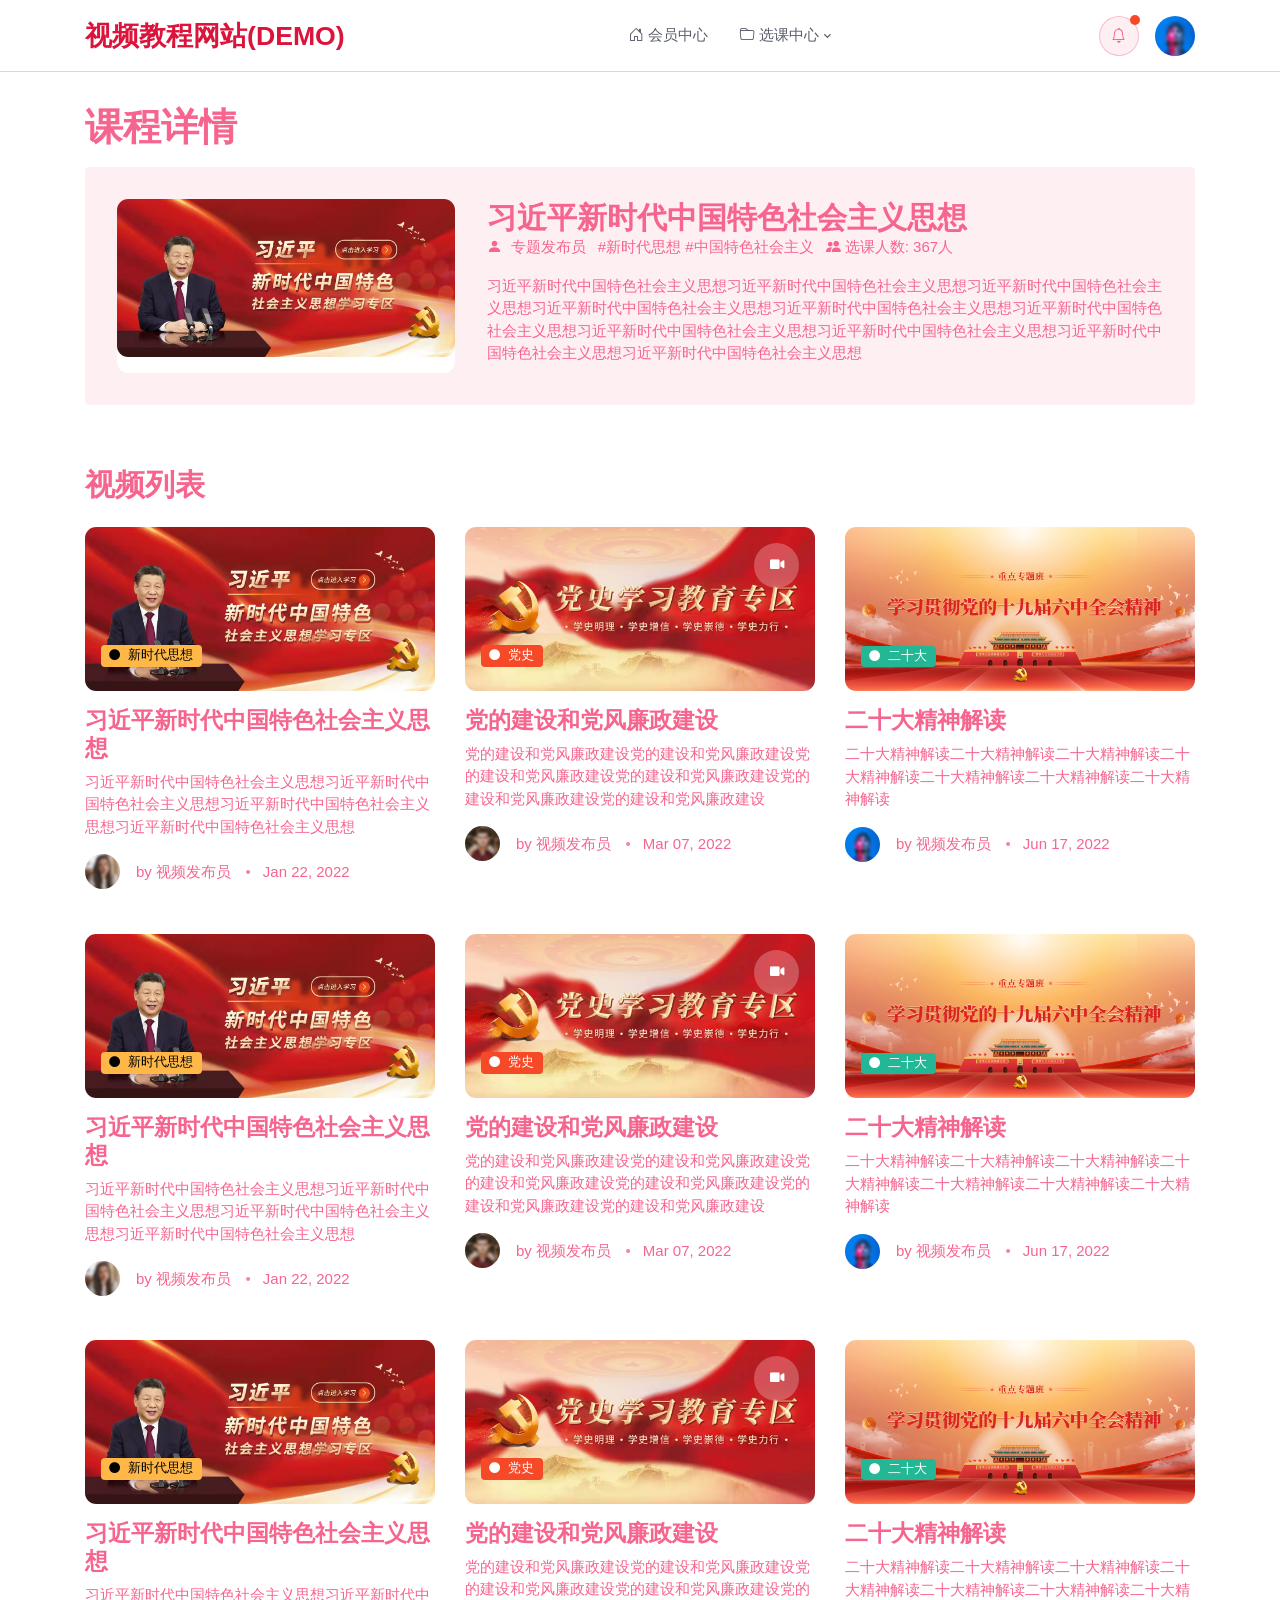
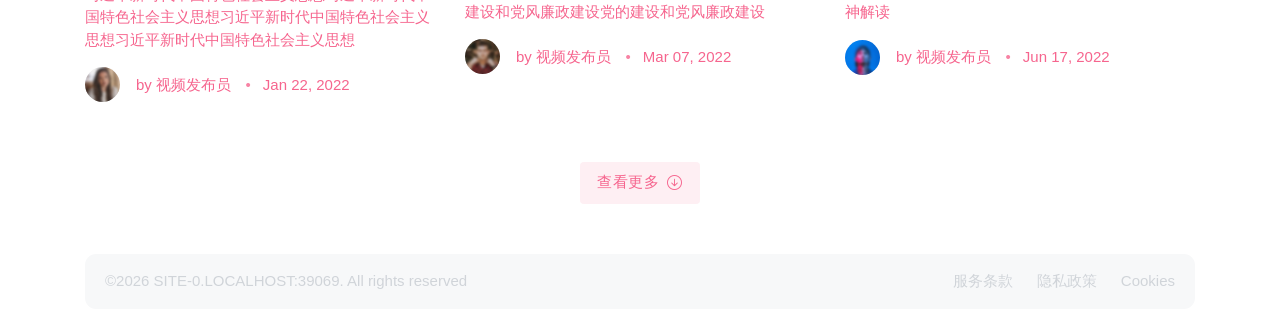
<file: course-index.html>
<!DOCTYPE html>
<html lang="en">

<head>
	<title>课程详情</title>
	<!-- Meta Tags -->
	<meta charset="utf-8">
	<meta name="viewport" content="width=device-width, initial-scale=1, shrink-to-fit=no">
	<meta name="author" content="Webestica.com">
	<meta name="description" content="Bootstrap based News, Magazine and Blog Theme">

	<!-- Favicon -->
	<link rel="shortcut icon" href="assets/images/favicon.ico">

	<!-- Google Font -->
	<link rel="preconnect" href="https://fonts.gstatic.com">
	<link
		href="https://fonts.googleapis.com/css2?family=Nunito+Sans:wght@400;700&family=Rubik:wght@400;500;700&display=swap"
		rel="stylesheet">

	<!-- Plugins CSS -->
	<link rel="stylesheet" type="text/css" href="assets/vendor/font-awesome/css/all.min.css">
	<link rel="stylesheet" type="text/css" href="assets/vendor/bootstrap-icons/bootstrap-icons.css">

	<!-- Theme CSS -->
	<link id="style-switch" rel="stylesheet" type="text/css" href="assets/css/style.css">
	<link id="style-switch" rel="stylesheet" type="text/css" href="assets/css/style-uno.css">

</head>

<body>

	<!-- ======================= Header START -->
	<header class="navbar-light navbar-sticky header-static border-bottom navbar-dashboard">
		<!-- Logo Nav START -->
		<nav class="navbar navbar-expand-xl">
			<div class="container">
				<!-- Logo START -->
				<a class="navbar-brand me-3 website-title" href="index.html">
					<!-- <img class="navbar-brand-item light-mode-item" src="assets/images/logo.svg" alt="logo">			
				<img class="navbar-brand-item dark-mode-item" src="assets/images/logo-light.svg" alt="logo">			 -->
				</a>
				<!-- Logo END -->

				<!-- Responsive navbar toggler -->
				<button class="navbar-toggler ms-auto" type="button" data-bs-toggle="collapse"
					data-bs-target="#navbarCollapse" aria-controls="navbarCollapse" aria-expanded="false"
					aria-label="Toggle navigation">
					<span class="text-body h6 d-none d-sm-inline-block">Menu</span>
					<span class="navbar-toggler-icon"></span>
				</button>

				<!-- Main navbar START -->
				<div class="collapse navbar-collapse" id="navbarCollapse">
					<ul class="navbar-nav navbar-nav-scroll mx-auto">

						<!-- Nav item 1 Demos -->
						<li class="nav-item"><a class="nav-link" href="member-center.html"><i
									class="bi bi-house-door me-1"></i>会员中心</a></li>

						<!-- Nav item 2 Post -->
						<!-- <li class="nav-item dropdown">
						<a class="nav-link dropdown-toggle" href="#" id="postMenu" data-bs-toggle="dropdown" aria-haspopup="true" aria-expanded="false"><i class="bi bi-pencil me-1"></i>Post</a>
						<ul class="dropdown-menu" aria-labelledby="postMenu">
							<li> <a class="dropdown-item" href="dashboard-post-list.html">Post List</a> </li>
							<li> <a class="dropdown-item" href="dashboard-post-categories.html">Post Categories</a> </li>
							<li> <a class="dropdown-item" href="dashboard-post-create.html">Create a Post</a> </li>
							<li> <a class="dropdown-item" href="dashboard-post-edit.html">Edit Post</a> </li>
						</ul>
					</li> -->

						<!-- Nav item 3 Pages -->
						<li class="nav-item dropdown">
							<a class="nav-link dropdown-toggle" href="#" id="pagesMenu" data-bs-toggle="dropdown" aria-haspopup="true" aria-expanded="false"><i class="bi bi-folder me-1"></i>选课中心</a>
							<ul class="dropdown-menu" aria-labelledby="pagesMenu">
								<li> <a class="dropdown-item" href="course-sellection-center.html">课程列表</a></li>
								<li class="dropdown-divider"></li>
								<li> <a class="dropdown-item" href="member-selected-list.html">已选课程</a></li>
								<li> <a class="dropdown-item" href="member-finished-list.html">已完成课程</a></li>
								<li> <a class="dropdown-item" href="member-progress-list.html">进行中课程</a></li>
								<!-- <li> <a class="dropdown-item" href="dashboard-settings.html">Settings</a></li>
							<li> <a class="dropdown-item" href="https://support.webestica.com/" target="_blank"> <i class="text-warning fa-fw bi bi-life-preserver me-2"></i>Support</a></li>
							<li> <a class="dropdown-item" href="docs/index.html" target="_blank"> <i class="text-danger fa-fw bi bi-card-text me-2"></i>Documentation</a></li>
							<li class="dropdown-divider"></li>
							<li><a class="dropdown-item" href="https://blogzine.webestica.com/rtl" target="_blank"> <i class="text-info fa-fw bi bi-toggle-off me-2"></i>RTL demo</a></li>
							<li><a class="dropdown-item" href="https://themes.getbootstrap.com/store/webestica/" target="_blank"> <i class="text-success fa-fw bi bi-cloud-download-fill me-2"></i>Buy blogzine!</a> </li> -->
							</ul>
						</li>
					</ul>

					<!-- Search dropdown START -->
					<!-- <div class="nav my-3 my-xl-0 px-4 px-lg-1 flex-nowrap align-items-center">
					<div class="nav-item w-100">
						<form class="position-relative">
							<input class="form-control pe-5 bg-transparent" type="search" placeholder="Search" aria-label="Search">
							<button class="btn bg-transparent border-0 px-2 py-0 position-absolute top-50 end-0 translate-middle-y" type="submit"><i class="fas fa-search fs-6 "></i></button>
						</form>
					</div>
				</div> -->
					<!-- Search dropdown END -->
				</div>
				<!-- Main navbar END -->

				<!-- Nav right START -->
				<div class="nav flex-nowrap align-items-center">

					<!-- Notification dropdown START -->
					<div class="nav-item ms-2 ms-md-3 dropdown">
						<!-- Notification button -->
						<a class="btn btn-primary-soft btn-round mb-0" href="#" role="button" data-bs-toggle="dropdown"
							aria-expanded="false" data-bs-auto-close="outside">
							<i class="bi bi-bell fa-fw"></i>
						</a>
						<!-- Notification dote -->
						<span class="notif-badge animation-blink"></span>

						<!-- Notification dropdown menu START -->
						<div
							class="dropdown-menu dropdown-animation dropdown-menu-end dropdown-menu-size-md p-0 shadow-lg border-0">
							<div class="card bg-transparent">
								<div
									class="card-header bg-transparent border-bottom p-3 d-flex justify-content-between align-items-center">
									<h6 class="m-0">Notifications <span
											class="badge bg-danger bg-opacity-10 text-danger ms-2">2 new</span></h6>
									<a class="small" href="#">Clear all</a>
								</div>
								<div class="card-body p-0">
									<ul class="list-group list-unstyled list-group-flush">
										<!-- Notif item -->
										<li>
											<a href="#"
												class="list-group-item-action border-0 border-bottom d-flex p-3">
												<div class="me-3">
													<div class="avatar avatar-sm">
														<img class="avatar-img rounded-circle"
															src="assets/images/avatar/08.jpg" alt="avatar">
													</div>
												</div>
												<div>
													<h6 class="mb-1">12 new members joined</h6>
													<span class="small"> <i class="bi bi-clock"></i> 3 min ago</span>
												</div>
											</a>
										</li>

										<!-- Notif item -->
										<li>
											<a href="#"
												class="list-group-item-action border-0 border-bottom d-flex p-3">
												<div class="me-3">
													<div class="avatar avatar-sm">
														<img class="avatar-img rounded-circle"
															src="assets/images/avatar/02.jpg" alt="avatar">
													</div>
												</div>
												<div>
													<h6 class="mb-1">Larry Lawson deleted account</h6>
													<span class="small"> <i class="bi bi-clock"></i> 6 min ago</span>
												</div>
											</a>
										</li>

										<!-- Notif item -->
										<li>
											<a href="#"
												class="list-group-item-action border-0 border-bottom d-flex p-3">
												<div class="me-3">
													<div class="avatar avatar-sm">
														<img class="avatar-img rounded-circle"
															src="assets/images/avatar/05.jpg" alt="avatar">
													</div>
												</div>
												<div>
													<h6 class="mb-1">Byan commented on your post</h6>
													<span class="small"> <i class="bi bi-clock"></i> 10 min ago</span>
												</div>
											</a>
										</li>

										<!-- Notif item -->
										<li>
											<a href="#"
												class="list-group-item-action border-0 border-bottom d-flex p-3">
												<div class="me-3">
													<div class="avatar avatar-sm">
														<img class="avatar-img rounded-circle"
															src="assets/images/avatar/03.jpg" alt="avatar">
													</div>
												</div>
												<div>
													<h6 class="mb-1">Settings updated</h6>
													<span class="small"> <i class="bi bi-clock"></i> Yesterday</span>
												</div>
											</a>
										</li>
									</ul>
								</div>
								<!-- Button -->
								<div class="card-footer bg-transparent border-0 py-3 text-center position-relative">
									<a href="#" class="stretched-link">See all incoming activity</a>
								</div>
							</div>
						</div>
						<!-- Notification dropdown menu END -->
					</div>
					<!-- Notification dropdown END -->

					<!-- Profile dropdown START -->
					<div class="nav-item ms-2 ms-md-3 dropdown">
						<!-- Avatar -->
						<a class="avatar avatar-sm p-0" href="#" id="profileDropdown" role="button"
							data-bs-auto-close="outside" data-bs-display="static" data-bs-toggle="dropdown"
							aria-expanded="false">
							<img class="avatar-img rounded-circle" src="assets/images/avatar/03.jpg" alt="avatar">
						</a>

						<!-- Profile dropdown START -->
						<ul class="dropdown-menu dropdown-animation dropdown-menu-end shadow pt-3"
							aria-labelledby="profileDropdown">
							<!-- Profile info -->
							<li class="px-3">
								<div class="d-flex align-items-center">
									<!-- Avatar -->
									<div class="avatar me-3">
										<img class="avatar-img rounded-circle shadow" src="assets/images/avatar/03.jpg"
											alt="avatar">
									</div>
									<div>
										<a class="h6 mt-2 mt-sm-0" href="#">用户的姓名</a>
										<!-- <p class="small m-0">example@example.com</p> -->
									</div>
								</div>
								<hr>
							</li>
							<!-- Links -->
							<li><a class="dropdown-item" href="#"><i class="bi bi-person fa-fw me-2"></i>个人资料</a></li>
							<!-- <li><a class="dropdown-item" href="#"><i class="bi bi-gear fa-fw me-2"></i>Account Settings</a></li>
						<li><a class="dropdown-item" href="#"><i class="bi bi-info-circle fa-fw me-2"></i>Help</a></li> -->
							<li><a class="dropdown-item" href="#"><i class="bi bi-power fa-fw me-2"></i>退出</a></li>
							<li class="dropdown-divider mb-3"></li>
							<li>
								<div class="dropdown-item">
									<div class="modeswitch m-0" id="darkModeSwitch">
										<div class="switch"></div>
									</div>
								</div>
							</li>
						</ul>
						<!-- Profile dropdown END -->
					</div>
					<!-- Profile dropdown END -->

					<!-- Nav right END -->
				</div>
			</div>
		</nav>
		<!-- Logo Nav END -->
	</header>
	<!-- =======================
Header END -->

	<!-- **************** MAIN CONTENT START **************** -->
	<main>

		<!-- ======================= Inner intro START -->
		<section class="pt-4">
			<div class="container">
				<div class="row">
					<div class="col-12">
						<!-- Author info START -->
						<h1>课程详情</h1>
						<div
							class="bg-primary bg-opacity-10 d-md-flex p-3 p-sm-4 my-3 text-center text-md-start rounded">
							<!-- Avatar -->
							<div class="card me-0 me-md-4">
								<img class="card-img" src="assets/images/qds/1646046754755_.jpg">
								<!-- <div class="avatar avatar-xxl">
              <img class="avatar-img rounded-circle" src="assets/images/avatar/02.jpg" alt="avatar">
            </div> -->
								<!-- Post count -->
								<!-- <div class="text-center mt-n3 position-relative">
              <span class="badge bg-danger fs-6">6 posts</span>
            </div> -->
							</div>
							<!-- Info -->
							<div>
								<h2 class="m-0">习近平新时代中国特色社会主义思想</h2>
								<ul class="list-inline">
									<li class="list-inline-item"><i class="bi bi-person-fill me-1"></i> 专题发布员</li>
									<!-- <li class="list-inline-item"><i class="bi bi-geo-alt me-1"></i> New York</li> -->
									<li class="list-inline-item">#新时代思想 #中国特色社会主义</li>
									<li class="list-inline-item"><i class="bi bi-people-fill me-1"></i>选课人数: 367人</li>
								</ul>
								<p class="my-2">
									习近平新时代中国特色社会主义思想习近平新时代中国特色社会主义思想习近平新时代中国特色社会主义思想习近平新时代中国特色社会主义思想习近平新时代中国特色社会主义思想习近平新时代中国特色社会主义思想习近平新时代中国特色社会主义思想习近平新时代中国特色社会主义思想习近平新时代中国特色社会主义思想习近平新时代中国特色社会主义思想
								</p>
								<!-- Social icons -->
								<!-- <ul class="nav justify-content-center justify-content-md-start">
							<li class="nav-item">
								<a class="nav-link ps-0 pe-2 fs-5" href="#"><i class="fab fa-facebook-square"></i></a>
							</li>
							<li class="nav-item">
								<a class="nav-link px-2 fs-5" href="#"><i class="fab fa-twitter-square"></i></a>
							</li>
							<li class="nav-item">
								<a class="nav-link px-2 fs-5" href="#"><i class="fab fa-linkedin"></i></a>
							</li>
						</ul>					 -->
							</div>
						</div>
						<!-- Author info END -->
					</div>
				</div>
			</div>
		</section>
		<!-- =======================
Inner intro END -->

		<!-- =======================
Main content START -->
		<section class="position-relative pt-0">
			<div class="container">
				<div class="row">
					<div class="col-12 mb-3">
						<h2>视频列表</h2>
					</div>
					<!-- Main Post START -->
					<div class="col-12">
						<div class="row gy-4">
							<!-- Card item START -->
							<div class="col-sm-6 col-lg-4">
								<div class="card">
									<!-- Card img -->
									<div class="position-relative">
										<img class="card-img" src="assets/images/qds/1646046754755_.jpg" alt="Card image">
										<div class="card-img-overlay d-flex align-items-start flex-column p-3">
											<!-- Card overlay bottom -->
											<div class="w-100 mt-auto">
												<!-- Card category -->
												<a href="#" class="badge text-bg-warning mb-2"><i
														class="fas fa-circle me-2 small fw-bold"></i>新时代思想</a>
											</div>
										</div>
									</div>
									<div class="card-body px-0 pt-3">
										<h4 class="card-title"><a href="post-single-3.html"
												class="btn-link text-reset fw-bold">习近平新时代中国特色社会主义思想</a></h4>
										<p class="card-text">习近平新时代中国特色社会主义思想习近平新时代中国特色社会主义思想习近平新时代中国特色社会主义思想习近平新时代中国特色社会主义思想</p>
										<!-- Card info -->
										<ul class="nav nav-divider align-items-center d-none d-sm-inline-block">
											<li class="nav-item">
												<div class="nav-link">
													<div class="d-flex align-items-center position-relative">
														<div class="avatar avatar-xs">
															<img class="avatar-img rounded-circle"
																src="assets/images/avatar/01.jpg" alt="avatar">
														</div>
														<span class="ms-3">by <a href="#"
																class="stretched-link text-reset btn-link">视频发布员</a></span>
													</div>
												</div>
											</li>
											<li class="nav-item">Jan 22, 2022</li>
										</ul>
									</div>
								</div>
							</div>
							<!-- Card item END -->
							<!-- Card item START -->
							<div class="col-sm-6 col-lg-4">
								<div class="card">
									<!-- Card img -->
									<div class="position-relative">
										<img class="card-img" src="assets/images/qds/1646046910694_.jpg" alt="Card image">
										<div class="card-img-overlay d-flex align-items-start flex-column p-3">
											<!-- Card overlay Top -->
											<div class="w-100 mb-auto d-flex justify-content-end">
												<div class="text-end ms-auto">
													<!-- Card format icon -->
													<div class="icon-md bg-white bg-opacity-25 bg-blur text-white rounded-circle"
														title="This post has video"><i class="fas fa-video"></i></div>
												</div>
											</div>
											<!-- Card overlay bottom -->
											<div class="w-100 mt-auto">
												<!-- Card category -->
												<a href="#" class="badge text-bg-danger mb-2"><i
														class="fas fa-circle me-2 small fw-bold"></i>党史</a>
											</div>
										</div>
									</div>
									<div class="card-body px-0 pt-3">
										<h4 class="card-title"><a href="post-single-3.html"
												class="btn-link text-reset fw-bold">党的建设和党风廉政建设</a></h4>
										<p class="card-text">党的建设和党风廉政建设党的建设和党风廉政建设党的建设和党风廉政建设党的建设和党风廉政建设党的建设和党风廉政建设党的建设和党风廉政建设</p>
										<!-- Card info -->
										<ul class="nav nav-divider align-items-center d-none d-sm-inline-block">
											<li class="nav-item">
												<div class="nav-link">
													<div class="d-flex align-items-center position-relative">
														<div class="avatar avatar-xs">
															<img class="avatar-img rounded-circle"
																src="assets/images/avatar/02.jpg" alt="avatar">
														</div>
														<span class="ms-3">by <a href="#"
																class="stretched-link text-reset btn-link">视频发布员</a></span>
													</div>
												</div>
											</li>
											<li class="nav-item">Mar 07, 2022</li>
										</ul>
									</div>
								</div>
							</div>
							<!-- Card item END -->
							<!-- Card item START -->
							<div class="col-sm-6 col-lg-4">
								<div class="card">
									<!-- Card img -->
									<div class="position-relative">
										<img class="card-img" src="assets/images/qds/1646298063263_.png" alt="Card image">
										<div class="card-img-overlay d-flex align-items-start flex-column p-3">
											<!-- Card overlay bottom -->
											<div class="w-100 mt-auto">
												<!-- Card category -->
												<a href="#" class="badge text-bg-success mb-2"><i
														class="fas fa-circle me-2 small fw-bold"></i>二十大</a>
											</div>
										</div>
									</div>
									<div class="card-body px-0 pt-3">
										<h4 class="card-title"><a href="post-single-3.html"
												class="btn-link text-reset fw-bold">二十大精神解读</a></h4>
										<p class="card-text">二十大精神解读二十大精神解读二十大精神解读二十大精神解读二十大精神解读二十大精神解读二十大精神解读</p>
										<!-- Card info -->
										<ul class="nav nav-divider align-items-center d-none d-sm-inline-block">
											<li class="nav-item">
												<div class="nav-link">
													<div class="d-flex align-items-center position-relative">
														<div class="avatar avatar-xs">
															<img class="avatar-img rounded-circle"
																src="assets/images/avatar/03.jpg" alt="avatar">
														</div>
														<span class="ms-3">by <a href="#"
																class="stretched-link text-reset btn-link">视频发布员</a></span>
													</div>
												</div>
											</li>
											<li class="nav-item">Jun 17, 2022</li>
										</ul>
									</div>
								</div>
							</div>
							<!-- Card item END -->
							<!-- Card item START -->
							<div class="col-sm-6 col-lg-4">
								<div class="card">
									<!-- Card img -->
									<div class="position-relative">
										<img class="card-img" src="assets/images/qds/1646046754755_.jpg" alt="Card image">
										<div class="card-img-overlay d-flex align-items-start flex-column p-3">
											<!-- Card overlay bottom -->
											<div class="w-100 mt-auto">
												<!-- Card category -->
												<a href="#" class="badge text-bg-warning mb-2"><i
														class="fas fa-circle me-2 small fw-bold"></i>新时代思想</a>
											</div>
										</div>
									</div>
									<div class="card-body px-0 pt-3">
										<h4 class="card-title"><a href="post-single-3.html"
												class="btn-link text-reset fw-bold">习近平新时代中国特色社会主义思想</a></h4>
										<p class="card-text">习近平新时代中国特色社会主义思想习近平新时代中国特色社会主义思想习近平新时代中国特色社会主义思想习近平新时代中国特色社会主义思想</p>
										<!-- Card info -->
										<ul class="nav nav-divider align-items-center d-none d-sm-inline-block">
											<li class="nav-item">
												<div class="nav-link">
													<div class="d-flex align-items-center position-relative">
														<div class="avatar avatar-xs">
															<img class="avatar-img rounded-circle"
																src="assets/images/avatar/01.jpg" alt="avatar">
														</div>
														<span class="ms-3">by <a href="#"
																class="stretched-link text-reset btn-link">视频发布员</a></span>
													</div>
												</div>
											</li>
											<li class="nav-item">Jan 22, 2022</li>
										</ul>
									</div>
								</div>
							</div>
							<!-- Card item END -->
							<!-- Card item START -->
							<div class="col-sm-6 col-lg-4">
								<div class="card">
									<!-- Card img -->
									<div class="position-relative">
										<img class="card-img" src="assets/images/qds/1646046910694_.jpg" alt="Card image">
										<div class="card-img-overlay d-flex align-items-start flex-column p-3">
											<!-- Card overlay Top -->
											<div class="w-100 mb-auto d-flex justify-content-end">
												<div class="text-end ms-auto">
													<!-- Card format icon -->
													<div class="icon-md bg-white bg-opacity-25 bg-blur text-white rounded-circle"
														title="This post has video"><i class="fas fa-video"></i></div>
												</div>
											</div>
											<!-- Card overlay bottom -->
											<div class="w-100 mt-auto">
												<!-- Card category -->
												<a href="#" class="badge text-bg-danger mb-2"><i
														class="fas fa-circle me-2 small fw-bold"></i>党史</a>
											</div>
										</div>
									</div>
									<div class="card-body px-0 pt-3">
										<h4 class="card-title"><a href="post-single-3.html"
												class="btn-link text-reset fw-bold">党的建设和党风廉政建设</a></h4>
										<p class="card-text">党的建设和党风廉政建设党的建设和党风廉政建设党的建设和党风廉政建设党的建设和党风廉政建设党的建设和党风廉政建设党的建设和党风廉政建设</p>
										<!-- Card info -->
										<ul class="nav nav-divider align-items-center d-none d-sm-inline-block">
											<li class="nav-item">
												<div class="nav-link">
													<div class="d-flex align-items-center position-relative">
														<div class="avatar avatar-xs">
															<img class="avatar-img rounded-circle"
																src="assets/images/avatar/02.jpg" alt="avatar">
														</div>
														<span class="ms-3">by <a href="#"
																class="stretched-link text-reset btn-link">视频发布员</a></span>
													</div>
												</div>
											</li>
											<li class="nav-item">Mar 07, 2022</li>
										</ul>
									</div>
								</div>
							</div>
							<!-- Card item END -->
							<!-- Card item START -->
							<div class="col-sm-6 col-lg-4">
								<div class="card">
									<!-- Card img -->
									<div class="position-relative">
										<img class="card-img" src="assets/images/qds/1646298063263_.png" alt="Card image">
										<div class="card-img-overlay d-flex align-items-start flex-column p-3">
											<!-- Card overlay bottom -->
											<div class="w-100 mt-auto">
												<!-- Card category -->
												<a href="#" class="badge text-bg-success mb-2"><i
														class="fas fa-circle me-2 small fw-bold"></i>二十大</a>
											</div>
										</div>
									</div>
									<div class="card-body px-0 pt-3">
										<h4 class="card-title"><a href="post-single-3.html"
												class="btn-link text-reset fw-bold">二十大精神解读</a></h4>
										<p class="card-text">二十大精神解读二十大精神解读二十大精神解读二十大精神解读二十大精神解读二十大精神解读二十大精神解读</p>
										<!-- Card info -->
										<ul class="nav nav-divider align-items-center d-none d-sm-inline-block">
											<li class="nav-item">
												<div class="nav-link">
													<div class="d-flex align-items-center position-relative">
														<div class="avatar avatar-xs">
															<img class="avatar-img rounded-circle"
																src="assets/images/avatar/03.jpg" alt="avatar">
														</div>
														<span class="ms-3">by <a href="#"
																class="stretched-link text-reset btn-link">视频发布员</a></span>
													</div>
												</div>
											</li>
											<li class="nav-item">Jun 17, 2022</li>
										</ul>
									</div>
								</div>
							</div>
							<!-- Card item END -->
							<!-- Card item START -->
							<div class="col-sm-6 col-lg-4">
								<div class="card">
									<!-- Card img -->
									<div class="position-relative">
										<img class="card-img" src="assets/images/qds/1646046754755_.jpg" alt="Card image">
										<div class="card-img-overlay d-flex align-items-start flex-column p-3">
											<!-- Card overlay bottom -->
											<div class="w-100 mt-auto">
												<!-- Card category -->
												<a href="#" class="badge text-bg-warning mb-2"><i
														class="fas fa-circle me-2 small fw-bold"></i>新时代思想</a>
											</div>
										</div>
									</div>
									<div class="card-body px-0 pt-3">
										<h4 class="card-title"><a href="post-single-3.html"
												class="btn-link text-reset fw-bold">习近平新时代中国特色社会主义思想</a></h4>
										<p class="card-text">习近平新时代中国特色社会主义思想习近平新时代中国特色社会主义思想习近平新时代中国特色社会主义思想习近平新时代中国特色社会主义思想</p>
										<!-- Card info -->
										<ul class="nav nav-divider align-items-center d-none d-sm-inline-block">
											<li class="nav-item">
												<div class="nav-link">
													<div class="d-flex align-items-center position-relative">
														<div class="avatar avatar-xs">
															<img class="avatar-img rounded-circle"
																src="assets/images/avatar/01.jpg" alt="avatar">
														</div>
														<span class="ms-3">by <a href="#"
																class="stretched-link text-reset btn-link">视频发布员</a></span>
													</div>
												</div>
											</li>
											<li class="nav-item">Jan 22, 2022</li>
										</ul>
									</div>
								</div>
							</div>
							<!-- Card item END -->
							<!-- Card item START -->
							<div class="col-sm-6 col-lg-4">
								<div class="card">
									<!-- Card img -->
									<div class="position-relative">
										<img class="card-img" src="assets/images/qds/1646046910694_.jpg" alt="Card image">
										<div class="card-img-overlay d-flex align-items-start flex-column p-3">
											<!-- Card overlay Top -->
											<div class="w-100 mb-auto d-flex justify-content-end">
												<div class="text-end ms-auto">
													<!-- Card format icon -->
													<div class="icon-md bg-white bg-opacity-25 bg-blur text-white rounded-circle"
														title="This post has video"><i class="fas fa-video"></i></div>
												</div>
											</div>
											<!-- Card overlay bottom -->
											<div class="w-100 mt-auto">
												<!-- Card category -->
												<a href="#" class="badge text-bg-danger mb-2"><i
														class="fas fa-circle me-2 small fw-bold"></i>党史</a>
											</div>
										</div>
									</div>
									<div class="card-body px-0 pt-3">
										<h4 class="card-title"><a href="post-single-3.html"
												class="btn-link text-reset fw-bold">党的建设和党风廉政建设</a></h4>
										<p class="card-text">党的建设和党风廉政建设党的建设和党风廉政建设党的建设和党风廉政建设党的建设和党风廉政建设党的建设和党风廉政建设党的建设和党风廉政建设</p>
										<!-- Card info -->
										<ul class="nav nav-divider align-items-center d-none d-sm-inline-block">
											<li class="nav-item">
												<div class="nav-link">
													<div class="d-flex align-items-center position-relative">
														<div class="avatar avatar-xs">
															<img class="avatar-img rounded-circle"
																src="assets/images/avatar/02.jpg" alt="avatar">
														</div>
														<span class="ms-3">by <a href="#"
																class="stretched-link text-reset btn-link">视频发布员</a></span>
													</div>
												</div>
											</li>
											<li class="nav-item">Mar 07, 2022</li>
										</ul>
									</div>
								</div>
							</div>
							<!-- Card item END -->
							<!-- Card item START -->
							<div class="col-sm-6 col-lg-4">
								<div class="card">
									<!-- Card img -->
									<div class="position-relative">
										<img class="card-img" src="assets/images/qds/1646298063263_.png" alt="Card image">
										<div class="card-img-overlay d-flex align-items-start flex-column p-3">
											<!-- Card overlay bottom -->
											<div class="w-100 mt-auto">
												<!-- Card category -->
												<a href="#" class="badge text-bg-success mb-2"><i
														class="fas fa-circle me-2 small fw-bold"></i>二十大</a>
											</div>
										</div>
									</div>
									<div class="card-body px-0 pt-3">
										<h4 class="card-title"><a href="post-single-3.html"
												class="btn-link text-reset fw-bold">二十大精神解读</a></h4>
										<p class="card-text">二十大精神解读二十大精神解读二十大精神解读二十大精神解读二十大精神解读二十大精神解读二十大精神解读</p>
										<!-- Card info -->
										<ul class="nav nav-divider align-items-center d-none d-sm-inline-block">
											<li class="nav-item">
												<div class="nav-link">
													<div class="d-flex align-items-center position-relative">
														<div class="avatar avatar-xs">
															<img class="avatar-img rounded-circle"
																src="assets/images/avatar/03.jpg" alt="avatar">
														</div>
														<span class="ms-3">by <a href="#"
																class="stretched-link text-reset btn-link">视频发布员</a></span>
													</div>
												</div>
											</li>
											<li class="nav-item">Jun 17, 2022</li>
										</ul>
									</div>
								</div>
							</div>
							<!-- Card item END -->
							
							<!-- Load more START -->
							<div class="col-12 text-center mt-5">
								<button type="button" class="btn btn-primary-soft">查看更多<i
										class="bi bi-arrow-down-circle ms-2 align-middle"></i></button>
							</div>
							<!-- Load more END -->
						</div>
					</div>
					<!-- Main Post END -->
				</div> <!-- Row end -->
			</div>
		</section>
		<!-- =======================
Main content END -->

	</main>
	<!-- **************** MAIN CONTENT END **************** -->

	<!-- =======================
Footer START -->

<footer class="mb-3">
	<div class="container">
		<div class="card card-body bg-light">
			<div class="row align-items-center justify-content-between">
				<div class="col-lg-6">
					<!-- Copyright -->
					<div class="text-center text-md-start text-primary-hover text-muted">©<span id="copyright_year">2022</span>
						<a href="https://www.webestica.com/" class="text-reset btn-link" target="_blank" id="copyright_host">Webestica</a>. All rights reserved
					</div>
				</div>
				<div class="col-lg-6 d-sm-flex align-items-center justify-content-center justify-content-lg-end">
					<!-- Language switcher -->
					<!-- <div class="dropup me-0 me-sm-3 mt-3 mt-md-0 text-center text-sm-end">
						<a class="dropdown-toggle text-body" href="#" role="button" id="languageSwitcher"
							data-bs-toggle="dropdown" aria-expanded="false">
							English Edition
						</a>
						<ul class="dropdown-menu min-w-auto" aria-labelledby="languageSwitcher">
							<li><a class="dropdown-item" href="#">English</a></li>
							<li><a class="dropdown-item" href="#">German </a></li>
							<li><a class="dropdown-item" href="#">French</a></li>
						</ul>
					</div> -->
					<!-- Links -->
					<ul class="nav text-primary-hover text-center text-sm-end justify-content-center justify-content-center mt-3 mt-md-0">
						<li class="nav-item"><a class="nav-link" href="#">服务条款</a></li>
						<li class="nav-item"><a class="nav-link" href="#">隐私政策</a></li>
						<li class="nav-item"><a class="nav-link pe-0" href="#">Cookies</a></li>
					</ul>
				</div>
			</div>
		</div>
	</div>
</footer>

<!-- =======================
Footer END -->

	<!-- Back to top -->
	<div class="back-top"><i class="bi bi-arrow-up-short"></i></div>

	<!-- =======================
JS libraries, plugins and custom scripts -->

	<!-- Bootstrap JS -->
	<script src="assets/vendor/bootstrap/dist/js/bootstrap.bundle.min.js"></script>

	<!-- Template Functions -->
	<script src="assets/js/functions.js"></script>
	<script src="assets/js/func-uno.js"></script>

</body>

</html>
</file>
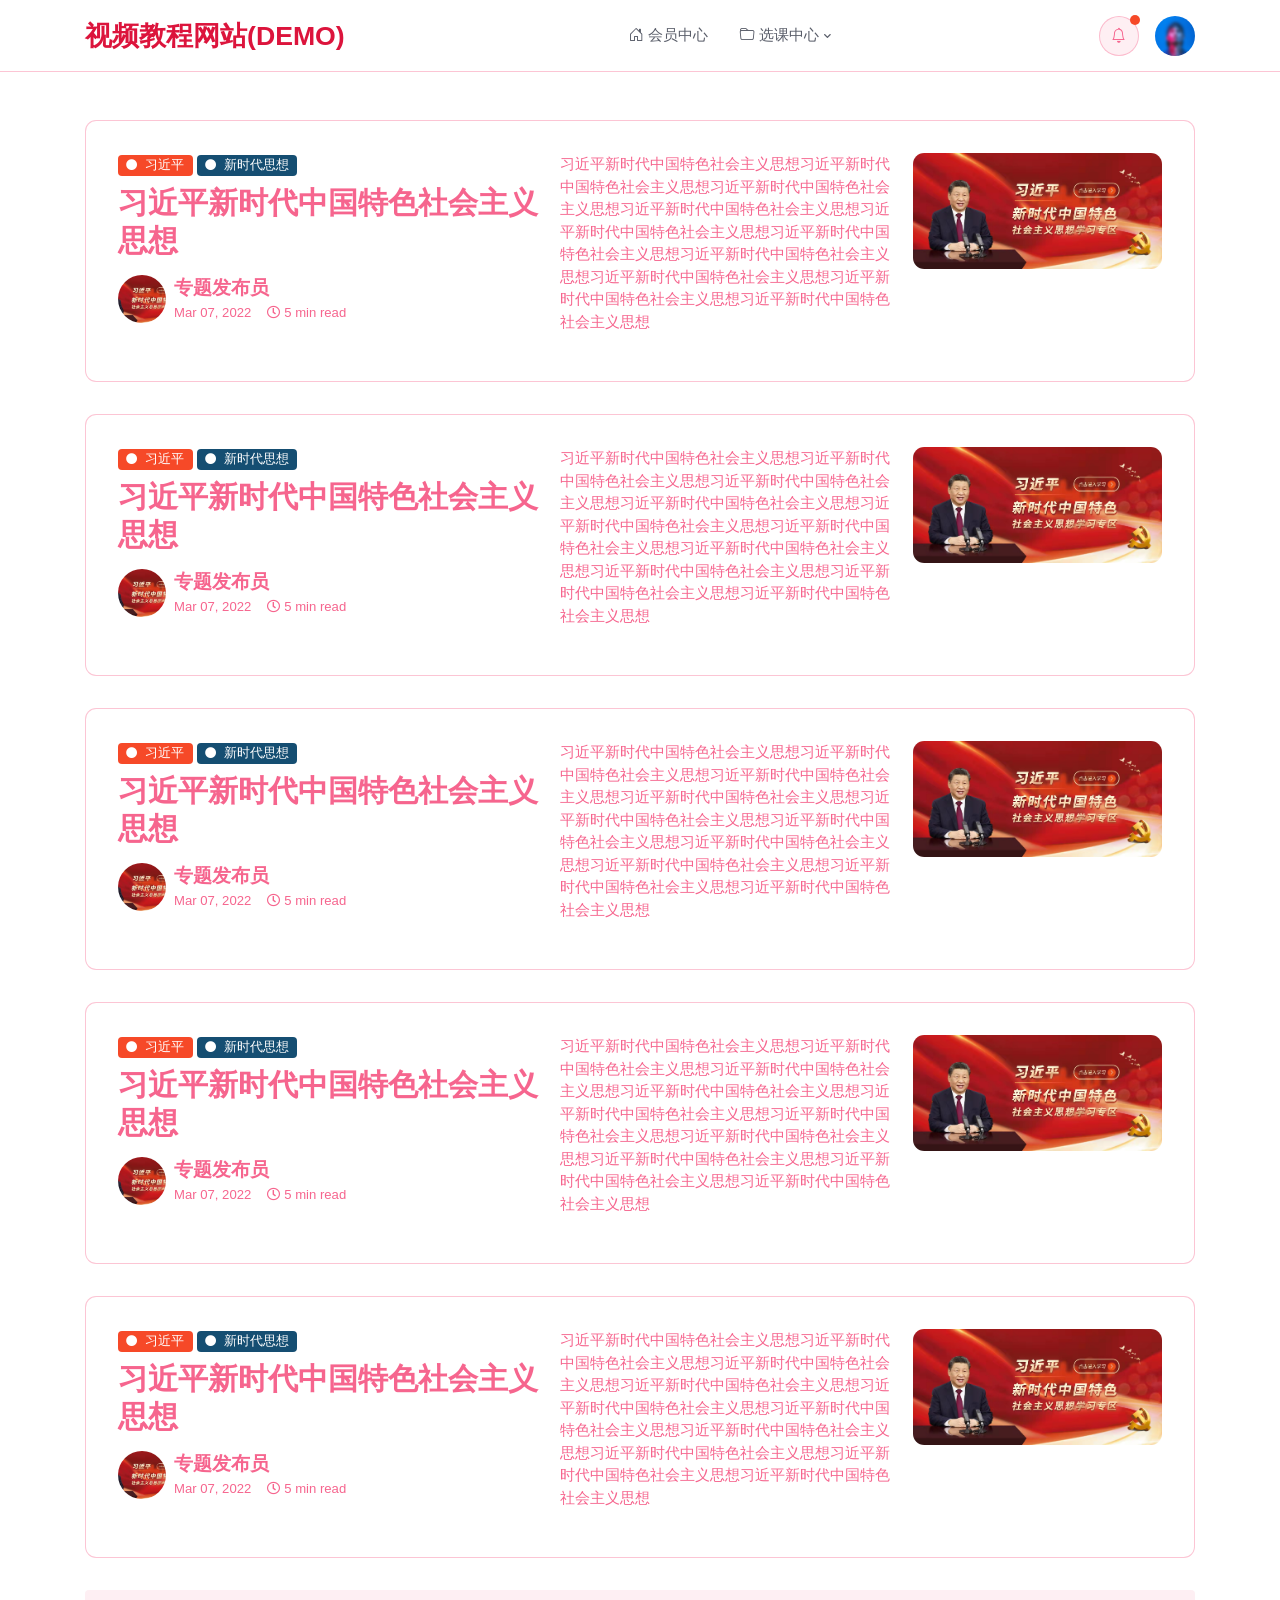
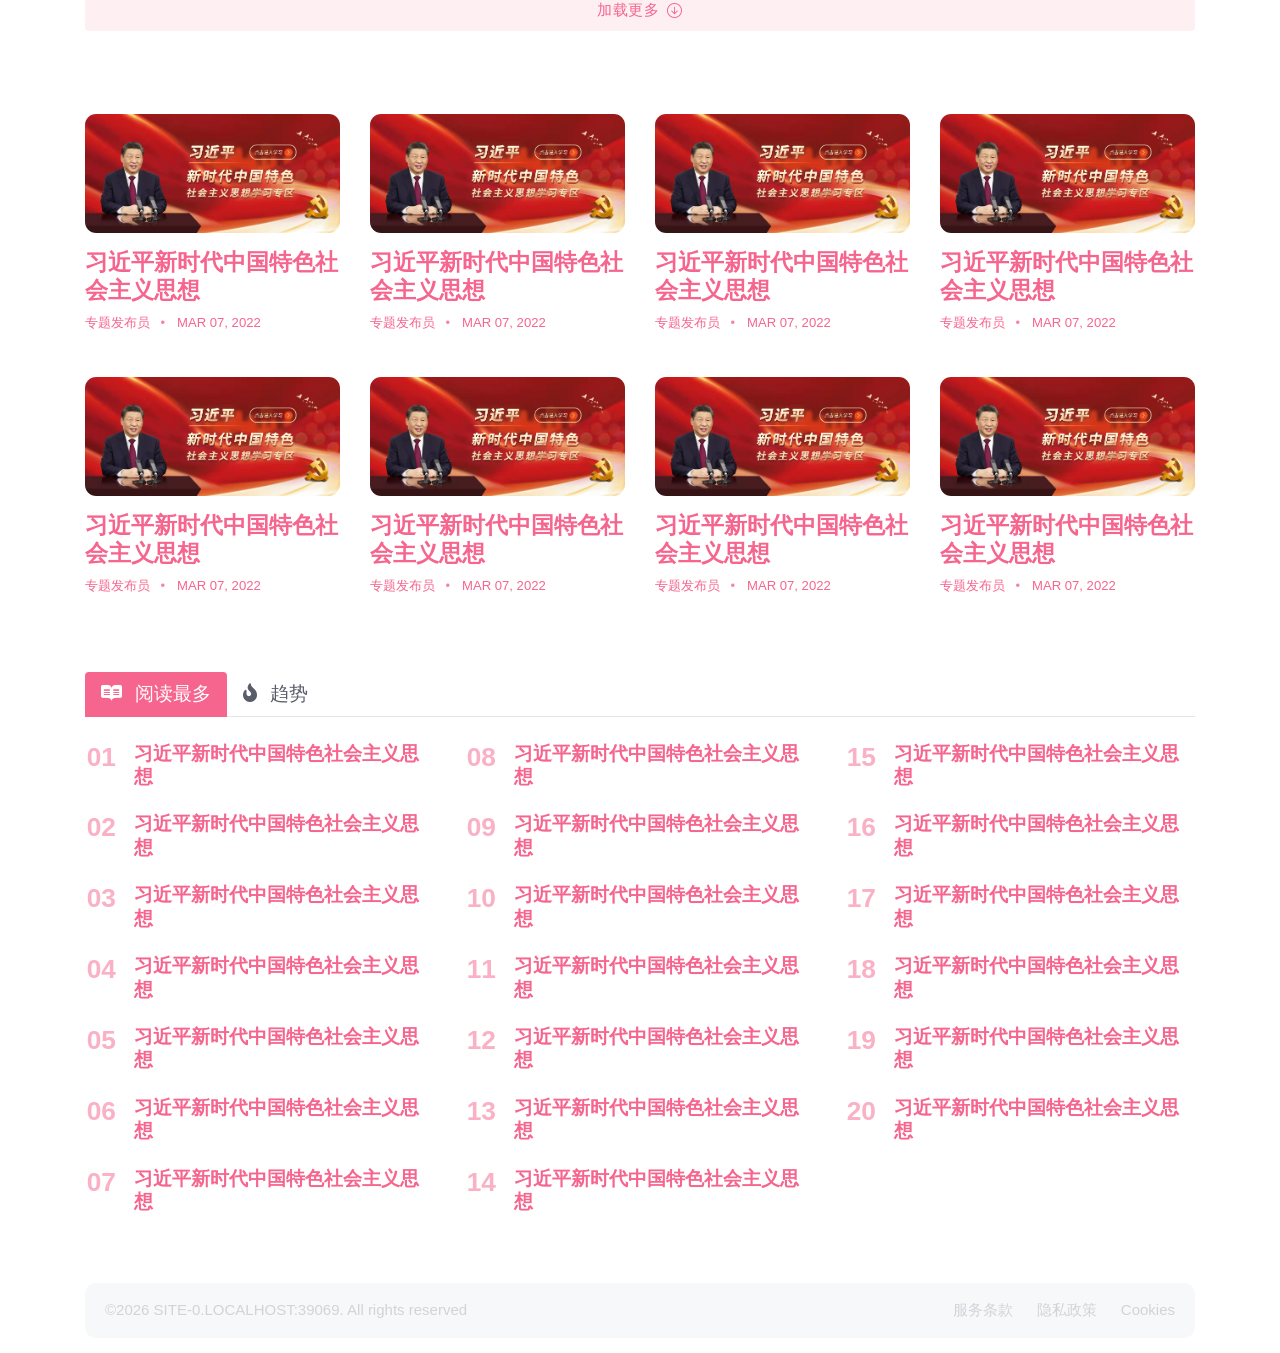
<file: course-list.html>
<!DOCTYPE html>
<html lang="en">
<head>
	<title>课程列表</title>
	<!-- Meta Tags -->
	<meta charset="utf-8">
	<meta name="viewport" content="width=device-width, initial-scale=1, shrink-to-fit=no">
	<meta name="author" content="Webestica.com">
	<meta name="description" content="Bootstrap based News, Magazine and Blog Theme">

	<!-- Favicon -->
	<link rel="shortcut icon" href="assets/images/favicon.ico">

	<!-- Google Font -->
	<link rel="preconnect" href="https://fonts.gstatic.com">
	<link href="https://fonts.googleapis.com/css2?family=Nunito+Sans:wght@400;700&family=Rubik:wght@400;500;700&display=swap" rel="stylesheet">

	<!-- Plugins CSS -->
	<link rel="stylesheet" type="text/css" href="assets/vendor/font-awesome/css/all.min.css">
	<link rel="stylesheet" type="text/css" href="assets/vendor/bootstrap-icons/bootstrap-icons.css">
	<link rel="stylesheet" type="text/css" href="assets/vendor/tiny-slider/tiny-slider.css">

	<!-- Theme CSS -->
	<link id="style-switch" rel="stylesheet" type="text/css" href="assets/css/style.css">
	<link id="style-switch" rel="stylesheet" type="text/css" href="assets/css/style-uno.css">
</head>

<body>

	<!-- ======================= Header START -->
	<header class="navbar-light navbar-sticky header-static border-bottom navbar-dashboard">
		<!-- Logo Nav START -->
		<nav class="navbar navbar-expand-xl">
			<div class="container">
				<!-- Logo START -->
				<a class="navbar-brand me-3 website-title" href="index.html">
					<!-- <img class="navbar-brand-item light-mode-item" src="assets/images/logo.svg" alt="logo">			
			<img class="navbar-brand-item dark-mode-item" src="assets/images/logo-light.svg" alt="logo">			 -->
				</a>
				<!-- Logo END -->

				<!-- Responsive navbar toggler -->
				<button class="navbar-toggler ms-auto" type="button" data-bs-toggle="collapse"
					data-bs-target="#navbarCollapse" aria-controls="navbarCollapse" aria-expanded="false"
					aria-label="Toggle navigation">
					<span class="text-body h6 d-none d-sm-inline-block">Menu</span>
					<span class="navbar-toggler-icon"></span>
				</button>

				<!-- Main navbar START -->
				<div class="collapse navbar-collapse" id="navbarCollapse">
					<ul class="navbar-nav navbar-nav-scroll mx-auto">

						<!-- Nav item 1 Demos -->
						<li class="nav-item"><a class="nav-link" href="member-center.html"><i
									class="bi bi-house-door me-1"></i>会员中心</a></li>

						<!-- Nav item 2 Post -->
						<!-- <li class="nav-item dropdown">
					<a class="nav-link dropdown-toggle" href="#" id="postMenu" data-bs-toggle="dropdown" aria-haspopup="true" aria-expanded="false"><i class="bi bi-pencil me-1"></i>Post</a>
					<ul class="dropdown-menu" aria-labelledby="postMenu">
						<li> <a class="dropdown-item" href="dashboard-post-list.html">Post List</a> </li>
						<li> <a class="dropdown-item" href="dashboard-post-categories.html">Post Categories</a> </li>
						<li> <a class="dropdown-item" href="dashboard-post-create.html">Create a Post</a> </li>
						<li> <a class="dropdown-item" href="dashboard-post-edit.html">Edit Post</a> </li>
					</ul>
				</li> -->

						<!-- Nav item 3 Pages -->
						<li class="nav-item dropdown">
							<a class="nav-link dropdown-toggle" href="#" id="pagesMenu" data-bs-toggle="dropdown"
								aria-haspopup="true" aria-expanded="false"><i class="bi bi-folder me-1"></i>选课中心</a>
							<ul class="dropdown-menu" aria-labelledby="pagesMenu">
								<li> <a class="dropdown-item" href="course-sellection-center.html">课程列表</a></li>
								<li class="dropdown-divider"></li>
								<li> <a class="dropdown-item" href="member-selected-list.html">已选课程</a></li>
								<li> <a class="dropdown-item" href="member-finished-list.html">已完成课程</a></li>
								<li> <a class="dropdown-item" href="member-progress-list.html">进行中课程</a></li>
								<!-- <li> <a class="dropdown-item" href="dashboard-settings.html">Settings</a></li>
						<li> <a class="dropdown-item" href="https://support.webestica.com/" target="_blank"> <i class="text-warning fa-fw bi bi-life-preserver me-2"></i>Support</a></li>
						<li> <a class="dropdown-item" href="docs/index.html" target="_blank"> <i class="text-danger fa-fw bi bi-card-text me-2"></i>Documentation</a></li>
						<li class="dropdown-divider"></li>
						<li><a class="dropdown-item" href="https://blogzine.webestica.com/rtl" target="_blank"> <i class="text-info fa-fw bi bi-toggle-off me-2"></i>RTL demo</a></li>
						<li><a class="dropdown-item" href="https://themes.getbootstrap.com/store/webestica/" target="_blank"> <i class="text-success fa-fw bi bi-cloud-download-fill me-2"></i>Buy blogzine!</a> </li> -->
							</ul>
						</li>
					</ul>

					<!-- Search dropdown START -->
					<!-- <div class="nav my-3 my-xl-0 px-4 px-lg-1 flex-nowrap align-items-center">
				<div class="nav-item w-100">
					<form class="position-relative">
						<input class="form-control pe-5 bg-transparent" type="search" placeholder="Search" aria-label="Search">
						<button class="btn bg-transparent border-0 px-2 py-0 position-absolute top-50 end-0 translate-middle-y" type="submit"><i class="fas fa-search fs-6 "></i></button>
					</form>
				</div>
			</div> -->
					<!-- Search dropdown END -->
				</div>
				<!-- Main navbar END -->

				<!-- Nav right START -->
				<div class="nav flex-nowrap align-items-center">

					<!-- Notification dropdown START -->
					<div class="nav-item ms-2 ms-md-3 dropdown">
						<!-- Notification button -->
						<a class="btn btn-primary-soft btn-round mb-0" href="#" role="button" data-bs-toggle="dropdown"
							aria-expanded="false" data-bs-auto-close="outside">
							<i class="bi bi-bell fa-fw"></i>
						</a>
						<!-- Notification dote -->
						<span class="notif-badge animation-blink"></span>

						<!-- Notification dropdown menu START -->
						<div
							class="dropdown-menu dropdown-animation dropdown-menu-end dropdown-menu-size-md p-0 shadow-lg border-0">
							<div class="card bg-transparent">
								<div
									class="card-header bg-transparent border-bottom p-3 d-flex justify-content-between align-items-center">
									<h6 class="m-0">Notifications <span
											class="badge bg-danger bg-opacity-10 text-danger ms-2">2 new</span></h6>
									<a class="small" href="#">Clear all</a>
								</div>
								<div class="card-body p-0">
									<ul class="list-group list-unstyled list-group-flush">
										<!-- Notif item -->
										<li>
											<a href="#"
												class="list-group-item-action border-0 border-bottom d-flex p-3">
												<div class="me-3">
													<div class="avatar avatar-sm">
														<img class="avatar-img rounded-circle"
															src="assets/images/avatar/08.jpg" alt="avatar">
													</div>
												</div>
												<div>
													<h6 class="mb-1">12 new members joined</h6>
													<span class="small"> <i class="bi bi-clock"></i> 3 min ago</span>
												</div>
											</a>
										</li>

										<!-- Notif item -->
										<li>
											<a href="#"
												class="list-group-item-action border-0 border-bottom d-flex p-3">
												<div class="me-3">
													<div class="avatar avatar-sm">
														<img class="avatar-img rounded-circle"
															src="assets/images/avatar/02.jpg" alt="avatar">
													</div>
												</div>
												<div>
													<h6 class="mb-1">Larry Lawson deleted account</h6>
													<span class="small"> <i class="bi bi-clock"></i> 6 min ago</span>
												</div>
											</a>
										</li>

										<!-- Notif item -->
										<li>
											<a href="#"
												class="list-group-item-action border-0 border-bottom d-flex p-3">
												<div class="me-3">
													<div class="avatar avatar-sm">
														<img class="avatar-img rounded-circle"
															src="assets/images/avatar/05.jpg" alt="avatar">
													</div>
												</div>
												<div>
													<h6 class="mb-1">Byan commented on your post</h6>
													<span class="small"> <i class="bi bi-clock"></i> 10 min ago</span>
												</div>
											</a>
										</li>

										<!-- Notif item -->
										<li>
											<a href="#"
												class="list-group-item-action border-0 border-bottom d-flex p-3">
												<div class="me-3">
													<div class="avatar avatar-sm">
														<img class="avatar-img rounded-circle"
															src="assets/images/avatar/03.jpg" alt="avatar">
													</div>
												</div>
												<div>
													<h6 class="mb-1">Settings updated</h6>
													<span class="small"> <i class="bi bi-clock"></i> Yesterday</span>
												</div>
											</a>
										</li>
									</ul>
								</div>
								<!-- Button -->
								<div class="card-footer bg-transparent border-0 py-3 text-center position-relative">
									<a href="#" class="stretched-link">See all incoming activity</a>
								</div>
							</div>
						</div>
						<!-- Notification dropdown menu END -->
					</div>
					<!-- Notification dropdown END -->

					<!-- Profile dropdown START -->
					<div class="nav-item ms-2 ms-md-3 dropdown">
						<!-- Avatar -->
						<a class="avatar avatar-sm p-0" href="#" id="profileDropdown" role="button"
							data-bs-auto-close="outside" data-bs-display="static" data-bs-toggle="dropdown"
							aria-expanded="false">
							<img class="avatar-img rounded-circle" src="assets/images/avatar/03.jpg" alt="avatar">
						</a>

						<!-- Profile dropdown START -->
						<ul class="dropdown-menu dropdown-animation dropdown-menu-end shadow pt-3"
							aria-labelledby="profileDropdown">
							<!-- Profile info -->
							<li class="px-3">
								<div class="d-flex align-items-center">
									<!-- Avatar -->
									<div class="avatar me-3">
										<img class="avatar-img rounded-circle shadow" src="assets/images/avatar/03.jpg"
											alt="avatar">
									</div>
									<div>
										<a class="h6 mt-2 mt-sm-0" href="#">用户的姓名</a>
										<!-- <p class="small m-0">example@example.com</p> -->
									</div>
								</div>
								<hr>
							</li>
							<!-- Links -->
							<li><a class="dropdown-item" href="#"><i class="bi bi-person fa-fw me-2"></i>个人资料</a></li>
							<!-- <li><a class="dropdown-item" href="#"><i class="bi bi-gear fa-fw me-2"></i>Account Settings</a></li>
					<li><a class="dropdown-item" href="#"><i class="bi bi-info-circle fa-fw me-2"></i>Help</a></li> -->
							<li><a class="dropdown-item" href="#"><i class="bi bi-power fa-fw me-2"></i>退出</a></li>
							<li class="dropdown-divider mb-3"></li>
							<li>
								<div class="dropdown-item">
									<div class="modeswitch m-0" id="darkModeSwitch">
										<div class="switch"></div>
									</div>
								</div>
							</li>
						</ul>
						<!-- Profile dropdown END -->
					</div>
					<!-- Profile dropdown END -->

					<!-- Nav right END -->
				</div>
			</div>
		</nav>
		<!-- Logo Nav END -->
	</header>
	<!-- ======================= Header END -->

<!-- **************** MAIN CONTENT START **************** -->
<main>

<!-- =======================
Main hero START -->

<!-- =======================
Main hero END -->

<!-- =======================
Highlights START -->
<section class="pt-5">
	<div class="container">
		<div class="row">
			<div class="col-12">
				<!-- Card item START -->
				<div class="card border rounded-3 up-hover p-4 mb-4">
					<div class="row g-3">
						<div class="col-lg-5">
							<!-- Categories -->
							<a href="#" class="badge text-bg-danger mb-2"><i class="fas fa-circle me-2 small fw-bold"></i>习近平</a>
							<a href="#" class="badge text-bg-dark mb-2"><i class="fas fa-circle me-2 small fw-bold"></i>新时代思想</a>
							<!-- Title -->
							<h2 class="card-title">
								<a href="course-index.html" class="btn-link text-reset stretched-link">习近平新时代中国特色社会主义思想</a>
							</h2>
							<!-- Author info -->
							<div class="d-flex align-items-center position-relative mt-3">
								<div class="avatar me-2">
									<img class="avatar-img rounded-circle" src="assets/images/qds/1646046754755_.jpg" alt="avatar">
								</div>
								<div>
									<h5 class="mb-1"><a href="#" class="stretched-link text-reset btn-link">专题发布员</a></h5>
									<ul class="nav align-items-center small">
										<li class="nav-item me-3">Mar 07, 2022</li>
										<li class="nav-item"><i class="far fa-clock me-1"></i>5 min read</li>
									</ul>
								</div>
							</div>
						</div>
						<!-- Detail -->
						<div class="col-md-6 col-lg-4">
							<p>习近平新时代中国特色社会主义思想习近平新时代中国特色社会主义思想习近平新时代中国特色社会主义思想习近平新时代中国特色社会主义思想习近平新时代中国特色社会主义思想习近平新时代中国特色社会主义思想习近平新时代中国特色社会主义思想习近平新时代中国特色社会主义思想习近平新时代中国特色社会主义思想习近平新时代中国特色社会主义思想</p>
						</div>
						<!-- Image -->
						<div class="col-md-6 col-lg-3">
							<img class="rounded-3" src="assets/images/qds/1646046754755_.jpg" alt="Card image">
						</div>
					</div>
				</div>
				<!-- Card item END -->
				<!-- Card item START -->
				<div class="card border rounded-3 up-hover p-4 mb-4">
					<div class="row g-3">
						<div class="col-lg-5">
							<!-- Categories -->
							<a href="#" class="badge text-bg-danger mb-2"><i class="fas fa-circle me-2 small fw-bold"></i>习近平</a>
							<a href="#" class="badge text-bg-dark mb-2"><i class="fas fa-circle me-2 small fw-bold"></i>新时代思想</a>
							<!-- Title -->
							<h2 class="card-title">
								<a href="course-index.html" class="btn-link text-reset stretched-link">习近平新时代中国特色社会主义思想</a>
							</h2>
							<!-- Author info -->
							<div class="d-flex align-items-center position-relative mt-3">
								<div class="avatar me-2">
									<img class="avatar-img rounded-circle" src="assets/images/qds/1646046754755_.jpg" alt="avatar">
								</div>
								<div>
									<h5 class="mb-1"><a href="#" class="stretched-link text-reset btn-link">专题发布员</a></h5>
									<ul class="nav align-items-center small">
										<li class="nav-item me-3">Mar 07, 2022</li>
										<li class="nav-item"><i class="far fa-clock me-1"></i>5 min read</li>
									</ul>
								</div>
							</div>
						</div>
						<!-- Detail -->
						<div class="col-md-6 col-lg-4">
							<p>习近平新时代中国特色社会主义思想习近平新时代中国特色社会主义思想习近平新时代中国特色社会主义思想习近平新时代中国特色社会主义思想习近平新时代中国特色社会主义思想习近平新时代中国特色社会主义思想习近平新时代中国特色社会主义思想习近平新时代中国特色社会主义思想习近平新时代中国特色社会主义思想习近平新时代中国特色社会主义思想</p>
						</div>
						<!-- Image -->
						<div class="col-md-6 col-lg-3">
							<img class="rounded-3" src="assets/images/qds/1646046754755_.jpg" alt="Card image">
						</div>
					</div>
				</div>
				<!-- Card item END --><!-- Card item START -->
				<div class="card border rounded-3 up-hover p-4 mb-4">
					<div class="row g-3">
						<div class="col-lg-5">
							<!-- Categories -->
							<a href="#" class="badge text-bg-danger mb-2"><i class="fas fa-circle me-2 small fw-bold"></i>习近平</a>
							<a href="#" class="badge text-bg-dark mb-2"><i class="fas fa-circle me-2 small fw-bold"></i>新时代思想</a>
							<!-- Title -->
							<h2 class="card-title">
								<a href="course-index.html" class="btn-link text-reset stretched-link">习近平新时代中国特色社会主义思想</a>
							</h2>
							<!-- Author info -->
							<div class="d-flex align-items-center position-relative mt-3">
								<div class="avatar me-2">
									<img class="avatar-img rounded-circle" src="assets/images/qds/1646046754755_.jpg" alt="avatar">
								</div>
								<div>
									<h5 class="mb-1"><a href="#" class="stretched-link text-reset btn-link">专题发布员</a></h5>
									<ul class="nav align-items-center small">
										<li class="nav-item me-3">Mar 07, 2022</li>
										<li class="nav-item"><i class="far fa-clock me-1"></i>5 min read</li>
									</ul>
								</div>
							</div>
						</div>
						<!-- Detail -->
						<div class="col-md-6 col-lg-4">
							<p>习近平新时代中国特色社会主义思想习近平新时代中国特色社会主义思想习近平新时代中国特色社会主义思想习近平新时代中国特色社会主义思想习近平新时代中国特色社会主义思想习近平新时代中国特色社会主义思想习近平新时代中国特色社会主义思想习近平新时代中国特色社会主义思想习近平新时代中国特色社会主义思想习近平新时代中国特色社会主义思想</p>
						</div>
						<!-- Image -->
						<div class="col-md-6 col-lg-3">
							<img class="rounded-3" src="assets/images/qds/1646046754755_.jpg" alt="Card image">
						</div>
					</div>
				</div>
				<!-- Card item END --><!-- Card item START -->
				<div class="card border rounded-3 up-hover p-4 mb-4">
					<div class="row g-3">
						<div class="col-lg-5">
							<!-- Categories -->
							<a href="#" class="badge text-bg-danger mb-2"><i class="fas fa-circle me-2 small fw-bold"></i>习近平</a>
							<a href="#" class="badge text-bg-dark mb-2"><i class="fas fa-circle me-2 small fw-bold"></i>新时代思想</a>
							<!-- Title -->
							<h2 class="card-title">
								<a href="course-index.html" class="btn-link text-reset stretched-link">习近平新时代中国特色社会主义思想</a>
							</h2>
							<!-- Author info -->
							<div class="d-flex align-items-center position-relative mt-3">
								<div class="avatar me-2">
									<img class="avatar-img rounded-circle" src="assets/images/qds/1646046754755_.jpg" alt="avatar">
								</div>
								<div>
									<h5 class="mb-1"><a href="#" class="stretched-link text-reset btn-link">专题发布员</a></h5>
									<ul class="nav align-items-center small">
										<li class="nav-item me-3">Mar 07, 2022</li>
										<li class="nav-item"><i class="far fa-clock me-1"></i>5 min read</li>
									</ul>
								</div>
							</div>
						</div>
						<!-- Detail -->
						<div class="col-md-6 col-lg-4">
							<p>习近平新时代中国特色社会主义思想习近平新时代中国特色社会主义思想习近平新时代中国特色社会主义思想习近平新时代中国特色社会主义思想习近平新时代中国特色社会主义思想习近平新时代中国特色社会主义思想习近平新时代中国特色社会主义思想习近平新时代中国特色社会主义思想习近平新时代中国特色社会主义思想习近平新时代中国特色社会主义思想</p>
						</div>
						<!-- Image -->
						<div class="col-md-6 col-lg-3">
							<img class="rounded-3" src="assets/images/qds/1646046754755_.jpg" alt="Card image">
						</div>
					</div>
				</div>
				<!-- Card item END --><!-- Card item START -->
				<div class="card border rounded-3 up-hover p-4 mb-4">
					<div class="row g-3">
						<div class="col-lg-5">
							<!-- Categories -->
							<a href="#" class="badge text-bg-danger mb-2"><i class="fas fa-circle me-2 small fw-bold"></i>习近平</a>
							<a href="#" class="badge text-bg-dark mb-2"><i class="fas fa-circle me-2 small fw-bold"></i>新时代思想</a>
							<!-- Title -->
							<h2 class="card-title">
								<a href="course-index.html" class="btn-link text-reset stretched-link">习近平新时代中国特色社会主义思想</a>
							</h2>
							<!-- Author info -->
							<div class="d-flex align-items-center position-relative mt-3">
								<div class="avatar me-2">
									<img class="avatar-img rounded-circle" src="assets/images/qds/1646046754755_.jpg" alt="avatar">
								</div>
								<div>
									<h5 class="mb-1"><a href="#" class="stretched-link text-reset btn-link">专题发布员</a></h5>
									<ul class="nav align-items-center small">
										<li class="nav-item me-3">Mar 07, 2022</li>
										<li class="nav-item"><i class="far fa-clock me-1"></i>5 min read</li>
									</ul>
								</div>
							</div>
						</div>
						<!-- Detail -->
						<div class="col-md-6 col-lg-4">
							<p>习近平新时代中国特色社会主义思想习近平新时代中国特色社会主义思想习近平新时代中国特色社会主义思想习近平新时代中国特色社会主义思想习近平新时代中国特色社会主义思想习近平新时代中国特色社会主义思想习近平新时代中国特色社会主义思想习近平新时代中国特色社会主义思想习近平新时代中国特色社会主义思想习近平新时代中国特色社会主义思想</p>
						</div>
						<!-- Image -->
						<div class="col-md-6 col-lg-3">
							<img class="rounded-3" src="assets/images/qds/1646046754755_.jpg" alt="Card image">
						</div>
					</div>
				</div>
				<!-- Card item END -->
				<!-- Load more -->
				<button type="button" class="btn btn-primary-soft w-100">加载更多<i class="bi bi-arrow-down-circle ms-2 align-middle"></i></button>

			</div>
		</div>
	</div>
</section>
<!-- =======================
Highlights END -->

<!-- ======================= Adv START -->
<!-- <section class="p-0">
	<div class="container">
		<div class="row">
			<div class="col">
				<a href="#" class="d-block card-img-flash">
					<img src="assets/images/adv-3.png" alt="">
				</a>
				<small class="text-end d-block mt-1">Advertisement</small>
			</div>
		</div>
	</div>
</section> -->
<!-- ======================= Adv END -->

<!-- ======================= Small post START -->
<section class="pt-4 pb-0">
	<div class="container">
		<div class="row">
			<!-- Card item START -->
			<div class="col-sm-6 col-lg-3">
				<div class="card mb-4">
					<!-- Card img -->
					<div class="card-fold position-relative">
						<img class="card-img" src="assets/images/qds/1646046754755_.jpg" alt="Card image">
					</div>
					<div class="card-body px-0 pt-3">
						<h4 class="card-title"><a href="post-single.html" class="btn-link text-reset stretched-link fw-bold">习近平新时代中国特色社会主义思想</a></h4>
						<!-- Card info -->
						<ul class="nav nav-divider align-items-center text-uppercase small">
							<li class="nav-item">
								<a href="#" class="nav-link text-reset btn-link">专题发布员</a>
							</li>
							<li class="nav-item">Mar 07, 2022</li>
						</ul>
					</div>
				</div>
			</div>
			<!-- Card item END -->
			<!-- Card item START -->
			<div class="col-sm-6 col-lg-3">
				<div class="card mb-4">
					<!-- Card img -->
					<div class="card-fold position-relative">
						<img class="card-img" src="assets/images/qds/1646046754755_.jpg" alt="Card image">
					</div>
					<div class="card-body px-0 pt-3">
						<h4 class="card-title"><a href="post-single.html" class="btn-link text-reset stretched-link fw-bold">习近平新时代中国特色社会主义思想</a></h4>
						<!-- Card info -->
						<ul class="nav nav-divider align-items-center text-uppercase small">
							<li class="nav-item">
								<a href="#" class="nav-link text-reset btn-link">专题发布员</a>
							</li>
							<li class="nav-item">Mar 07, 2022</li>
						</ul>
					</div>
				</div>
			</div>
			<!-- Card item END -->
			<!-- Card item START -->
			<div class="col-sm-6 col-lg-3">
				<div class="card mb-4">
					<!-- Card img -->
					<div class="card-fold position-relative">
						<img class="card-img" src="assets/images/qds/1646046754755_.jpg" alt="Card image">
					</div>
					<div class="card-body px-0 pt-3">
						<h4 class="card-title"><a href="post-single.html" class="btn-link text-reset stretched-link fw-bold">习近平新时代中国特色社会主义思想</a></h4>
						<!-- Card info -->
						<ul class="nav nav-divider align-items-center text-uppercase small">
							<li class="nav-item">
								<a href="#" class="nav-link text-reset btn-link">专题发布员</a>
							</li>
							<li class="nav-item">Mar 07, 2022</li>
						</ul>
					</div>
				</div>
			</div>
			<!-- Card item END -->
			<!-- Card item START -->
			<div class="col-sm-6 col-lg-3">
				<div class="card mb-4">
					<!-- Card img -->
					<div class="card-fold position-relative">
						<img class="card-img" src="assets/images/qds/1646046754755_.jpg" alt="Card image">
					</div>
					<div class="card-body px-0 pt-3">
						<h4 class="card-title"><a href="post-single.html" class="btn-link text-reset stretched-link fw-bold">习近平新时代中国特色社会主义思想</a></h4>
						<!-- Card info -->
						<ul class="nav nav-divider align-items-center text-uppercase small">
							<li class="nav-item">
								<a href="#" class="nav-link text-reset btn-link">专题发布员</a>
							</li>
							<li class="nav-item">Mar 07, 2022</li>
						</ul>
					</div>
				</div>
			</div>
			<!-- Card item END -->
			<!-- Card item START -->
			<div class="col-sm-6 col-lg-3">
				<div class="card mb-4">
					<!-- Card img -->
					<div class="card-fold position-relative">
						<img class="card-img" src="assets/images/qds/1646046754755_.jpg" alt="Card image">
					</div>
					<div class="card-body px-0 pt-3">
						<h4 class="card-title"><a href="post-single.html" class="btn-link text-reset stretched-link fw-bold">习近平新时代中国特色社会主义思想</a></h4>
						<!-- Card info -->
						<ul class="nav nav-divider align-items-center text-uppercase small">
							<li class="nav-item">
								<a href="#" class="nav-link text-reset btn-link">专题发布员</a>
							</li>
							<li class="nav-item">Mar 07, 2022</li>
						</ul>
					</div>
				</div>
			</div>
			<!-- Card item END -->
			<!-- Card item START -->
			<div class="col-sm-6 col-lg-3">
				<div class="card mb-4">
					<!-- Card img -->
					<div class="card-fold position-relative">
						<img class="card-img" src="assets/images/qds/1646046754755_.jpg" alt="Card image">
					</div>
					<div class="card-body px-0 pt-3">
						<h4 class="card-title"><a href="post-single.html" class="btn-link text-reset stretched-link fw-bold">习近平新时代中国特色社会主义思想</a></h4>
						<!-- Card info -->
						<ul class="nav nav-divider align-items-center text-uppercase small">
							<li class="nav-item">
								<a href="#" class="nav-link text-reset btn-link">专题发布员</a>
							</li>
							<li class="nav-item">Mar 07, 2022</li>
						</ul>
					</div>
				</div>
			</div>
			<!-- Card item END -->
			<!-- Card item START -->
			<div class="col-sm-6 col-lg-3">
				<div class="card mb-4">
					<!-- Card img -->
					<div class="card-fold position-relative">
						<img class="card-img" src="assets/images/qds/1646046754755_.jpg" alt="Card image">
					</div>
					<div class="card-body px-0 pt-3">
						<h4 class="card-title"><a href="post-single.html" class="btn-link text-reset stretched-link fw-bold">习近平新时代中国特色社会主义思想</a></h4>
						<!-- Card info -->
						<ul class="nav nav-divider align-items-center text-uppercase small">
							<li class="nav-item">
								<a href="#" class="nav-link text-reset btn-link">专题发布员</a>
							</li>
							<li class="nav-item">Mar 07, 2022</li>
						</ul>
					</div>
				</div>
			</div>
			<!-- Card item END -->
			<!-- Card item START -->
			<div class="col-sm-6 col-lg-3">
				<div class="card mb-4">
					<!-- Card img -->
					<div class="card-fold position-relative">
						<img class="card-img" src="assets/images/qds/1646046754755_.jpg" alt="Card image">
					</div>
					<div class="card-body px-0 pt-3">
						<h4 class="card-title"><a href="post-single.html" class="btn-link text-reset stretched-link fw-bold">习近平新时代中国特色社会主义思想</a></h4>
						<!-- Card info -->
						<ul class="nav nav-divider align-items-center text-uppercase small">
							<li class="nav-item">
								<a href="#" class="nav-link text-reset btn-link">专题发布员</a>
							</li>
							<li class="nav-item">Mar 07, 2022</li>
						</ul>
					</div>
				</div>
			</div>
			<!-- Card item END -->
		</div>
	</div>
</section>
<!-- =======================
Small post END -->

<!-- =======================
Tab post START -->
<section class="pt-4 pb-0">
	<div class="container">
		<div class="row">
			<div class="col-12">
				<ul class="nav nav-tabs">
					<li class="nav-item"> <a class="nav-link fs-5 active" data-bs-toggle="tab" href="#tab-1-1"> <i class="fab fa-readme me-2"></i> 阅读最多 </a> </li>
					<li class="nav-item"> <a class="nav-link fs-5" data-bs-toggle="tab" href="#tab-1-2"> <i class="fas fa-fire me-2"></i> 趋势 </a> </li>
				</ul>
				<div class="tab-content">
					<!-- Most read tab START -->
					<div class="tab-pane show active" id="tab-1-1">
						<div class="row">
							<!-- Tab items group START -->
							<div class="col-md-4">
								<!-- Item -->
								<div class="d-flex position-relative mb-3">
									<span class="me-3 mt-n1 fa-fw fw-bold fs-3 opacity-5">01</span>
									<h5><a href="#" class="stretched-link text-reset btn-link">习近平新时代中国特色社会主义思想</a></h5>
								</div>
								<!-- Item -->
								<div class="d-flex position-relative mb-3">
									<span class="me-3 mt-n1 fa-fw fw-bold fs-3 opacity-5">02</span>
									<h5><a href="#" class="stretched-link text-reset btn-link">习近平新时代中国特色社会主义思想</a></h5>
								</div>
								<!-- Item -->
								<div class="d-flex position-relative mb-3">
									<span class="me-3 mt-n1 fa-fw fw-bold fs-3 opacity-5">03</span>
									<h5><a href="#" class="stretched-link text-reset btn-link">习近平新时代中国特色社会主义思想</a></h5>
								</div>
								<!-- Item -->
								<div class="d-flex position-relative mb-3">
									<span class="me-3 mt-n1 fa-fw fw-bold fs-3 opacity-5">04</span>
									<h5><a href="#" class="stretched-link text-reset btn-link">习近平新时代中国特色社会主义思想</a></h5>
								</div>
								<!-- Item -->
								<div class="d-flex position-relative mb-3">
									<span class="me-3 mt-n1 fa-fw fw-bold fs-3 opacity-5">05</span>
									<h5><a href="#" class="stretched-link text-reset btn-link">习近平新时代中国特色社会主义思想</a></h5>
								</div>
								<!-- Item -->
								<div class="d-flex position-relative mb-3">
									<span class="me-3 mt-n1 fa-fw fw-bold fs-3 opacity-5">06</span>
									<h5><a href="#" class="stretched-link text-reset btn-link">习近平新时代中国特色社会主义思想</a></h5>
								</div>
								<!-- Item -->
								<div class="d-flex position-relative mb-3">
									<span class="me-3 mt-n1 fa-fw fw-bold fs-3 opacity-5">07</span>
									<h5><a href="#" class="stretched-link text-reset btn-link">习近平新时代中国特色社会主义思想</a></h5>
								</div>
							</div>
							<!-- Tab items group END -->
							<!-- Tab items group START -->
							<div class="col-md-4">
								<!-- Item -->
								<div class="d-flex position-relative mb-3">
									<span class="me-3 mt-n1 fa-fw fw-bold fs-3 opacity-5">08</span>
									<h5><a href="#" class="stretched-link text-reset btn-link">习近平新时代中国特色社会主义思想</a></h5>
								</div>
								<!-- Item -->
								<div class="d-flex position-relative mb-3">
									<span class="me-3 mt-n1 fa-fw fw-bold fs-3 opacity-5">09</span>
									<h5><a href="#" class="stretched-link text-reset btn-link">习近平新时代中国特色社会主义思想</a></h5>
								</div>
								<!-- Item -->
								<div class="d-flex position-relative mb-3">
									<span class="me-3 mt-n1 fa-fw fw-bold fs-3 opacity-5">10</span>
									<h5><a href="#" class="stretched-link text-reset btn-link">习近平新时代中国特色社会主义思想</a></h5>
								</div>
								<!-- Item -->
								<div class="d-flex position-relative mb-3">
									<span class="me-3 mt-n1 fa-fw fw-bold fs-3 opacity-5">11</span>
									<h5><a href="#" class="stretched-link text-reset btn-link">习近平新时代中国特色社会主义思想</a></h5>
								</div>
								<!-- Item -->
								<div class="d-flex position-relative mb-3">
									<span class="me-3 mt-n1 fa-fw fw-bold fs-3 opacity-5">12</span>
									<h5><a href="#" class="stretched-link text-reset btn-link">习近平新时代中国特色社会主义思想</a></h5>
								</div>
								<!-- Item -->
								<div class="d-flex position-relative mb-3">
									<span class="me-3 mt-n1 fa-fw fw-bold fs-3 opacity-5">13</span>
									<h5><a href="#" class="stretched-link text-reset btn-link">习近平新时代中国特色社会主义思想</a></h5>
								</div>
								<!-- Item -->
								<div class="d-flex position-relative mb-3">
									<span class="me-3 mt-n1 fa-fw fw-bold fs-3 opacity-5">14</span>
									<h5><a href="#" class="stretched-link text-reset btn-link">习近平新时代中国特色社会主义思想</a></h5>
								</div>
							</div>
							<!-- Tab items group END -->
							<!-- Tab items group START -->
							<div class="col-md-4">
								<!-- Item -->
								<div class="d-flex position-relative mb-3">
									<span class="me-3 mt-n1 fa-fw fw-bold fs-3 opacity-5">15</span>
									<h5><a href="#" class="stretched-link text-reset btn-link">习近平新时代中国特色社会主义思想</a></h5>
								</div>
								<!-- Item -->
								<div class="d-flex position-relative mb-3">
									<span class="me-3 mt-n1 fa-fw fw-bold fs-3 opacity-5">16</span>
									<h5><a href="#" class="stretched-link text-reset btn-link">习近平新时代中国特色社会主义思想</a></h5>
								</div>
								<!-- Item -->
								<div class="d-flex position-relative mb-3">
									<span class="me-3 mt-n1 fa-fw fw-bold fs-3 opacity-5">17</span>
									<h5><a href="#" class="stretched-link text-reset btn-link">习近平新时代中国特色社会主义思想</a></h5>
								</div>
								<!-- Item -->
								<div class="d-flex position-relative mb-3">
									<span class="me-3 mt-n1 fa-fw fw-bold fs-3 opacity-5">18</span>
									<h5><a href="#" class="stretched-link text-reset btn-link">习近平新时代中国特色社会主义思想</a></h5>
								</div>
								<!-- Item -->
								<div class="d-flex position-relative mb-3">
									<span class="me-3 mt-n1 fa-fw fw-bold fs-3 opacity-5">19</span>
									<h5><a href="#" class="stretched-link text-reset btn-link">习近平新时代中国特色社会主义思想</a></h5>
								</div>
								<!-- Item -->
								<div class="d-flex position-relative mb-3">
									<span class="me-3 mt-n1 fa-fw fw-bold fs-3 opacity-5">20</span>
									<h5><a href="#" class="stretched-link text-reset btn-link">习近平新时代中国特色社会主义思想</a></h5>
								</div>
							</div>
							<!-- Tab items group END -->
						</div>
					</div>
					<!-- Most read tab END -->
					<!-- Trending tab START -->
					<div class="tab-pane show" id="tab-1-2">
						<div class="row">
							<!-- Tab items group START -->
							<div class="col-md-4">
								<!-- Item -->
								<div class="d-flex position-relative mb-3">
									<span class="me-3 mt-n1 fa-fw fw-bold fs-3 opacity-5">01</span>
									<h5><a href="#" class="stretched-link text-reset btn-link">习近平新时代中国特色社会主义思想</a></h5>
								</div>
								<!-- Item -->
								<div class="d-flex position-relative mb-3">
									<span class="me-3 mt-n1 fa-fw fw-bold fs-3 opacity-5">02</span>
									<h5><a href="#" class="stretched-link text-reset btn-link">习近平新时代中国特色社会主义思想</a></h5>
								</div>
								<!-- Item -->
								<div class="d-flex position-relative mb-3">
									<span class="me-3 mt-n1 fa-fw fw-bold fs-3 opacity-5">03</span>
									<h5><a href="#" class="stretched-link text-reset btn-link">习近平新时代中国特色社会主义思想</a></h5>
								</div>
								<!-- Item -->
								<div class="d-flex position-relative mb-3">
									<span class="me-3 mt-n1 fa-fw fw-bold fs-3 opacity-5">04</span>
									<h5><a href="#" class="stretched-link text-reset btn-link">习近平新时代中国特色社会主义思想</a></h5>
								</div>
								<!-- Item -->
								<div class="d-flex position-relative mb-3">
									<span class="me-3 mt-n1 fa-fw fw-bold fs-3 opacity-5">05</span>
									<h5><a href="#" class="stretched-link text-reset btn-link">习近平新时代中国特色社会主义思想</a></h5>
								</div>
								<!-- Item -->
								<div class="d-flex position-relative mb-3">
									<span class="me-3 mt-n1 fa-fw fw-bold fs-3 opacity-5">06</span>
									<h5><a href="#" class="stretched-link text-reset btn-link">习近平新时代中国特色社会主义思想</a></h5>
								</div>
								<!-- Item -->
								<div class="d-flex position-relative mb-3">
									<span class="me-3 mt-n1 fa-fw fw-bold fs-3 opacity-5">07</span>
									<h5><a href="#" class="stretched-link text-reset btn-link">习近平新时代中国特色社会主义思想</a></h5>
								</div>
							</div>
							<!-- Tab items group END -->
							<!-- Tab items group START -->
							<div class="col-md-4">
								<!-- Item -->
								<div class="d-flex position-relative mb-3">
									<span class="me-3 mt-n1 fa-fw fw-bold fs-3 opacity-5">08</span>
									<h5><a href="#" class="stretched-link text-reset btn-link">习近平新时代中国特色社会主义思想</a></h5>
								</div>
								<!-- Item -->
								<div class="d-flex position-relative mb-3">
									<span class="me-3 mt-n1 fa-fw fw-bold fs-3 opacity-5">09</span>
									<h5><a href="#" class="stretched-link text-reset btn-link">习近平新时代中国特色社会主义思想</a></h5>
								</div>
								<!-- Item -->
								<div class="d-flex position-relative mb-3">
									<span class="me-3 mt-n1 fa-fw fw-bold fs-3 opacity-5">10</span>
									<h5><a href="#" class="stretched-link text-reset btn-link">习近平新时代中国特色社会主义思想</a></h5>
								</div>
								<!-- Item -->
								<div class="d-flex position-relative mb-3">
									<span class="me-3 mt-n1 fa-fw fw-bold fs-3 opacity-5">11</span>
									<h5><a href="#" class="stretched-link text-reset btn-link">习近平新时代中国特色社会主义思想</a></h5>
								</div>
								<!-- Item -->
								<div class="d-flex position-relative mb-3">
									<span class="me-3 mt-n1 fa-fw fw-bold fs-3 opacity-5">12</span>
									<h5><a href="#" class="stretched-link text-reset btn-link">习近平新时代中国特色社会主义思想</a></h5>
								</div>
								<!-- Item -->
								<div class="d-flex position-relative mb-3">
									<span class="me-3 mt-n1 fa-fw fw-bold fs-3 opacity-5">13</span>
									<h5><a href="#" class="stretched-link text-reset btn-link">习近平新时代中国特色社会主义思想</a></h5>
								</div>
								<!-- Item -->
								<div class="d-flex position-relative mb-3">
									<span class="me-3 mt-n1 fa-fw fw-bold fs-3 opacity-5">14</span>
									<h5><a href="#" class="stretched-link text-reset btn-link">习近平新时代中国特色社会主义思想</a></h5>
								</div>
							</div>
							<!-- Tab items group END -->
							<!-- Tab items group START -->
							<div class="col-md-4">
								<!-- Item -->
								<div class="d-flex position-relative mb-3">
									<span class="me-3 mt-n1 fa-fw fw-bold fs-3 opacity-5">15</span>
									<h5><a href="#" class="stretched-link text-reset btn-link">习近平新时代中国特色社会主义思想</a></h5>
								</div>
								<!-- Item -->
								<div class="d-flex position-relative mb-3">
									<span class="me-3 mt-n1 fa-fw fw-bold fs-3 opacity-5">16</span>
									<h5><a href="#" class="stretched-link text-reset btn-link">习近平新时代中国特色社会主义思想</a></h5>
								</div>
								<!-- Item -->
								<div class="d-flex position-relative mb-3">
									<span class="me-3 mt-n1 fa-fw fw-bold fs-3 opacity-5">17</span>
									<h5><a href="#" class="stretched-link text-reset btn-link">习近平新时代中国特色社会主义思想</a></h5>
								</div>
								<!-- Item -->
								<div class="d-flex position-relative mb-3">
									<span class="me-3 mt-n1 fa-fw fw-bold fs-3 opacity-5">18</span>
									<h5><a href="#" class="stretched-link text-reset btn-link">习近平新时代中国特色社会主义思想</a></h5>
								</div>
								<!-- Item -->
								<div class="d-flex position-relative mb-3">
									<span class="me-3 mt-n1 fa-fw fw-bold fs-3 opacity-5">19</span>
									<h5><a href="#" class="stretched-link text-reset btn-link">习近平新时代中国特色社会主义思想</a></h5>
								</div>
								<!-- Item -->
								<div class="d-flex position-relative mb-3">
									<span class="me-3 mt-n1 fa-fw fw-bold fs-3 opacity-5">20</span>
									<h5><a href="#" class="stretched-link text-reset btn-link">习近平新时代中国特色社会主义思想</a></h5>
								</div>
								<!-- Item -->
								<div class="d-flex position-relative mb-3">
									<span class="me-3 mt-n1 fa-fw fw-bold fs-3 opacity-5">21</span>
									<h5><a href="#" class="stretched-link text-reset btn-link">习近平新时代中国特色社会主义思想</a></h5>
								</div>
							</div>
							<!-- Tab items group END -->
						</div>
					</div>
					<!-- Trending tab END -->
				</div>
			</div>
		</div>
	</div>
</section>
<!-- =======================
Tab post END -->

</main>
<!-- **************** MAIN CONTENT END **************** -->

	<!-- ======================= Footer START -->

	<footer class="mb-3">
		<div class="container">
			<div class="card card-body bg-light">
				<div class="row align-items-center justify-content-between">
					<div class="col-lg-6">
						<!-- Copyright -->
						<div class="text-center text-md-start text-primary-hover text-muted">©<span
								id="copyright_year">2022</span>
							<a href="https://www.webestica.com/" class="text-reset btn-link" target="_blank"
								id="copyright_host">Webestica</a>. All rights reserved
						</div>
					</div>
					<div class="col-lg-6 d-sm-flex align-items-center justify-content-center justify-content-lg-end">
						<!-- Language switcher -->
						<!-- <div class="dropup me-0 me-sm-3 mt-3 mt-md-0 text-center text-sm-end">
						<a class="dropdown-toggle text-body" href="#" role="button" id="languageSwitcher"
							data-bs-toggle="dropdown" aria-expanded="false">
							English Edition
						</a>
						<ul class="dropdown-menu min-w-auto" aria-labelledby="languageSwitcher">
							<li><a class="dropdown-item" href="#">English</a></li>
							<li><a class="dropdown-item" href="#">German </a></li>
							<li><a class="dropdown-item" href="#">French</a></li>
						</ul>
					</div> -->
						<!-- Links -->
						<ul
							class="nav text-primary-hover text-center text-sm-end justify-content-center justify-content-center mt-3 mt-md-0">
							<li class="nav-item"><a class="nav-link" href="#">服务条款</a></li>
							<li class="nav-item"><a class="nav-link" href="#">隐私政策</a></li>
							<li class="nav-item"><a class="nav-link pe-0" href="#">Cookies</a></li>
						</ul>
					</div>
				</div>
			</div>
		</div>
	</footer>

	<!-- ======================= Footer END -->

<!-- Back to top -->
<div class="back-top"><i class="bi bi-arrow-up-short"></i></div>

<!-- =======================
JS libraries, plugins and custom scripts -->

<!-- Bootstrap JS -->
<script src="assets/vendor/bootstrap/dist/js/bootstrap.bundle.min.js"></script>

<!-- Vendors -->
<script src="assets/vendor/tiny-slider/tiny-slider.js"></script>

<!-- Template Functions -->
<script src="assets/js/functions.js"></script>
<script src="assets/js/func-uno.js"></script>

</body>
</html>
</file>
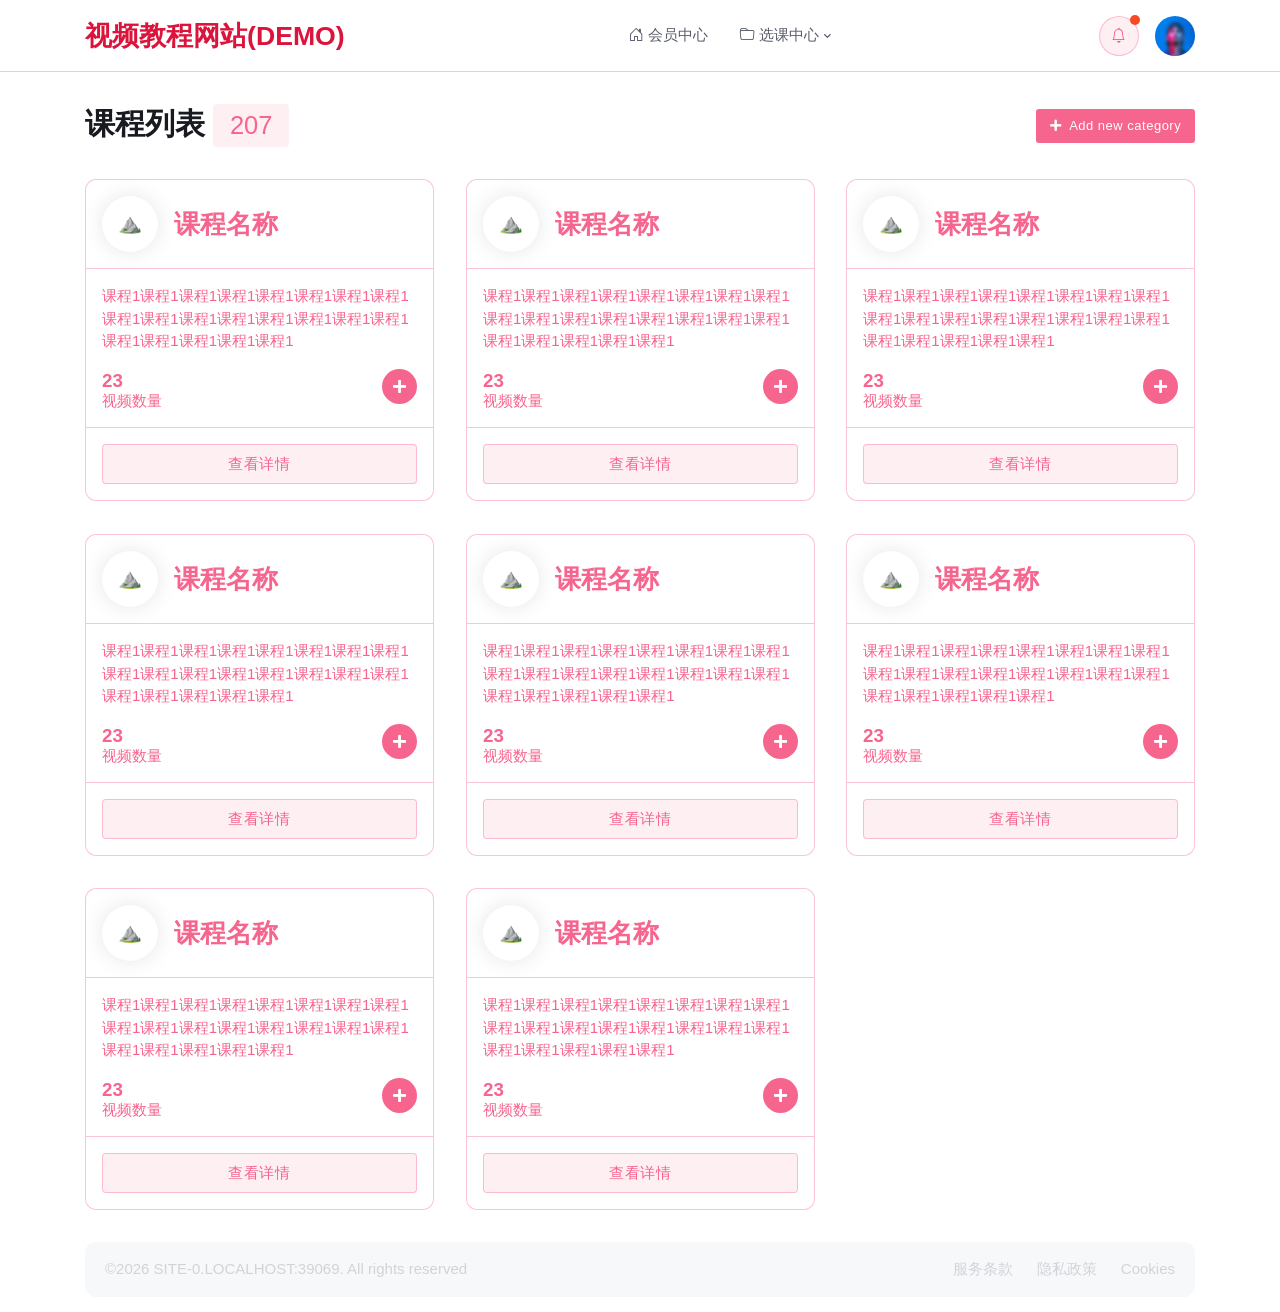
<file: course-sellection-center.html>
<!DOCTYPE html>
<html lang="en">

<head>
	<title>选课中心</title>

	<!-- Meta Tags -->
	<meta charset="utf-8">
	<meta name="viewport" content="width=device-width, initial-scale=1, shrink-to-fit=no">
	<meta name="author" content="Webestica.com">
	<meta name="description" content="Bootstrap based News, Magazine and Blog Theme">

	<!-- Favicon -->
	<link rel="shortcut icon" href="assets/images/favicon.ico">

	<!-- Google Font -->
	<link rel="preconnect" href="https://fonts.gstatic.com">
	<link
		href="https://fonts.googleapis.com/css2?family=Nunito+Sans:wght@400;700&family=Rubik:wght@400;500;700&display=swap"
		rel="stylesheet">

	<!-- Plugins CSS -->
	<link rel="stylesheet" type="text/css" href="assets/vendor/font-awesome/css/all.min.css">
	<link rel="stylesheet" type="text/css" href="assets/vendor/bootstrap-icons/bootstrap-icons.css">
	<link rel="stylesheet" type="text/css" href="assets/vendor/apexcharts/css/apexcharts.css">
	<link rel="stylesheet" type="text/css" href="assets/vendor/overlay-scrollbar/css/OverlayScrollbars.min.css">

	<!-- Theme CSS -->
	<link id="style-switch" rel="stylesheet" type="text/css" href="assets/css/style.css">
	<link id="style-switch" rel="stylesheet" type="text/css" href="assets/css/style-uno.css">

</head>

<body>
	<!-- =======================
Header START -->
	<header class="navbar-light navbar-sticky header-static border-bottom navbar-dashboard">
		<!-- Logo Nav START -->
		<nav class="navbar navbar-expand-xl">
			<div class="container">
				<!-- Logo START -->
				<a class="navbar-brand me-3 website-title" href="index.html">
					<!-- <img class="navbar-brand-item light-mode-item" src="assets/images/logo.svg" alt="logo">			
				<img class="navbar-brand-item dark-mode-item" src="assets/images/logo-light.svg" alt="logo">			 -->
				</a>
				<!-- Logo END -->

				<!-- Responsive navbar toggler -->
				<button class="navbar-toggler ms-auto" type="button" data-bs-toggle="collapse"
					data-bs-target="#navbarCollapse" aria-controls="navbarCollapse" aria-expanded="false"
					aria-label="Toggle navigation">
					<span class="text-body h6 d-none d-sm-inline-block">Menu</span>
					<span class="navbar-toggler-icon"></span>
				</button>

				<!-- Main navbar START -->
				<div class="collapse navbar-collapse" id="navbarCollapse">
					<ul class="navbar-nav navbar-nav-scroll mx-auto">

						<!-- Nav item 1 Demos -->
						<li class="nav-item"><a class="nav-link" href="member-center.html"><i
									class="bi bi-house-door me-1"></i>会员中心</a></li>

						<!-- Nav item 2 Post -->
						<!-- <li class="nav-item dropdown">
						<a class="nav-link dropdown-toggle" href="#" id="postMenu" data-bs-toggle="dropdown" aria-haspopup="true" aria-expanded="false"><i class="bi bi-pencil me-1"></i>Post</a>
						<ul class="dropdown-menu" aria-labelledby="postMenu">
							<li> <a class="dropdown-item" href="dashboard-post-list.html">Post List</a> </li>
							<li> <a class="dropdown-item" href="dashboard-post-categories.html">Post Categories</a> </li>
							<li> <a class="dropdown-item" href="dashboard-post-create.html">Create a Post</a> </li>
							<li> <a class="dropdown-item" href="dashboard-post-edit.html">Edit Post</a> </li>
						</ul>
					</li> -->

						<!-- Nav item 3 Pages -->
						<li class="nav-item dropdown">
							<a class="nav-link dropdown-toggle" href="#" id="pagesMenu" data-bs-toggle="dropdown" aria-haspopup="true" aria-expanded="false"><i class="bi bi-folder me-1"></i>选课中心</a>
							<ul class="dropdown-menu" aria-labelledby="pagesMenu">
								<li> <a class="dropdown-item" href="course-sellection-center.html">课程列表</a></li>
								<li class="dropdown-divider"></li>
								<li> <a class="dropdown-item" href="member-selected-list.html">已选课程</a></li>
								<li> <a class="dropdown-item" href="member-finished-list.html">已完成课程</a></li>
								<li> <a class="dropdown-item" href="member-progress-list.html">进行中课程</a></li>
								<!-- <li> <a class="dropdown-item" href="dashboard-settings.html">Settings</a></li>
							<li> <a class="dropdown-item" href="https://support.webestica.com/" target="_blank"> <i class="text-warning fa-fw bi bi-life-preserver me-2"></i>Support</a></li>
							<li> <a class="dropdown-item" href="docs/index.html" target="_blank"> <i class="text-danger fa-fw bi bi-card-text me-2"></i>Documentation</a></li>
							<li class="dropdown-divider"></li>
							<li><a class="dropdown-item" href="https://blogzine.webestica.com/rtl" target="_blank"> <i class="text-info fa-fw bi bi-toggle-off me-2"></i>RTL demo</a></li>
							<li><a class="dropdown-item" href="https://themes.getbootstrap.com/store/webestica/" target="_blank"> <i class="text-success fa-fw bi bi-cloud-download-fill me-2"></i>Buy blogzine!</a> </li> -->
							</ul>
						</li>
					</ul>

					<!-- Search dropdown START -->
					<!-- <div class="nav my-3 my-xl-0 px-4 px-lg-1 flex-nowrap align-items-center">
					<div class="nav-item w-100">
						<form class="position-relative">
							<input class="form-control pe-5 bg-transparent" type="search" placeholder="Search" aria-label="Search">
							<button class="btn bg-transparent border-0 px-2 py-0 position-absolute top-50 end-0 translate-middle-y" type="submit"><i class="fas fa-search fs-6 "></i></button>
						</form>
					</div>
				</div> -->
					<!-- Search dropdown END -->
				</div>
				<!-- Main navbar END -->

				<!-- Nav right START -->
				<div class="nav flex-nowrap align-items-center">

					<!-- Notification dropdown START -->
					<div class="nav-item ms-2 ms-md-3 dropdown">
						<!-- Notification button -->
						<a class="btn btn-primary-soft btn-round mb-0" href="#" role="button" data-bs-toggle="dropdown"
							aria-expanded="false" data-bs-auto-close="outside">
							<i class="bi bi-bell fa-fw"></i>
						</a>
						<!-- Notification dote -->
						<span class="notif-badge animation-blink"></span>

						<!-- Notification dropdown menu START -->
						<div
							class="dropdown-menu dropdown-animation dropdown-menu-end dropdown-menu-size-md p-0 shadow-lg border-0">
							<div class="card bg-transparent">
								<div
									class="card-header bg-transparent border-bottom p-3 d-flex justify-content-between align-items-center">
									<h6 class="m-0">Notifications <span
											class="badge bg-danger bg-opacity-10 text-danger ms-2">2 new</span></h6>
									<a class="small" href="#">Clear all</a>
								</div>
								<div class="card-body p-0">
									<ul class="list-group list-unstyled list-group-flush">
										<!-- Notif item -->
										<li>
											<a href="#"
												class="list-group-item-action border-0 border-bottom d-flex p-3">
												<div class="me-3">
													<div class="avatar avatar-sm">
														<img class="avatar-img rounded-circle"
															src="assets/images/avatar/08.jpg" alt="avatar">
													</div>
												</div>
												<div>
													<h6 class="mb-1">12 new members joined</h6>
													<span class="small"> <i class="bi bi-clock"></i> 3 min ago</span>
												</div>
											</a>
										</li>

										<!-- Notif item -->
										<li>
											<a href="#"
												class="list-group-item-action border-0 border-bottom d-flex p-3">
												<div class="me-3">
													<div class="avatar avatar-sm">
														<img class="avatar-img rounded-circle"
															src="assets/images/avatar/02.jpg" alt="avatar">
													</div>
												</div>
												<div>
													<h6 class="mb-1">Larry Lawson deleted account</h6>
													<span class="small"> <i class="bi bi-clock"></i> 6 min ago</span>
												</div>
											</a>
										</li>

										<!-- Notif item -->
										<li>
											<a href="#"
												class="list-group-item-action border-0 border-bottom d-flex p-3">
												<div class="me-3">
													<div class="avatar avatar-sm">
														<img class="avatar-img rounded-circle"
															src="assets/images/avatar/05.jpg" alt="avatar">
													</div>
												</div>
												<div>
													<h6 class="mb-1">Byan commented on your post</h6>
													<span class="small"> <i class="bi bi-clock"></i> 10 min ago</span>
												</div>
											</a>
										</li>

										<!-- Notif item -->
										<li>
											<a href="#"
												class="list-group-item-action border-0 border-bottom d-flex p-3">
												<div class="me-3">
													<div class="avatar avatar-sm">
														<img class="avatar-img rounded-circle"
															src="assets/images/avatar/03.jpg" alt="avatar">
													</div>
												</div>
												<div>
													<h6 class="mb-1">Settings updated</h6>
													<span class="small"> <i class="bi bi-clock"></i> Yesterday</span>
												</div>
											</a>
										</li>
									</ul>
								</div>
								<!-- Button -->
								<div class="card-footer bg-transparent border-0 py-3 text-center position-relative">
									<a href="#" class="stretched-link">See all incoming activity</a>
								</div>
							</div>
						</div>
						<!-- Notification dropdown menu END -->
					</div>
					<!-- Notification dropdown END -->

					<!-- Profile dropdown START -->
					<div class="nav-item ms-2 ms-md-3 dropdown">
						<!-- Avatar -->
						<a class="avatar avatar-sm p-0" href="#" id="profileDropdown" role="button"
							data-bs-auto-close="outside" data-bs-display="static" data-bs-toggle="dropdown"
							aria-expanded="false">
							<img class="avatar-img rounded-circle" src="assets/images/avatar/03.jpg" alt="avatar">
						</a>

						<!-- Profile dropdown START -->
						<ul class="dropdown-menu dropdown-animation dropdown-menu-end shadow pt-3"
							aria-labelledby="profileDropdown">
							<!-- Profile info -->
							<li class="px-3">
								<div class="d-flex align-items-center">
									<!-- Avatar -->
									<div class="avatar me-3">
										<img class="avatar-img rounded-circle shadow" src="assets/images/avatar/03.jpg"
											alt="avatar">
									</div>
									<div>
										<a class="h6 mt-2 mt-sm-0" href="#">用户的姓名</a>
										<!-- <p class="small m-0">example@example.com</p> -->
									</div>
								</div>
								<hr>
							</li>
							<!-- Links -->
							<li><a class="dropdown-item" href="#"><i class="bi bi-person fa-fw me-2"></i>个人资料</a></li>
							<!-- <li><a class="dropdown-item" href="#"><i class="bi bi-gear fa-fw me-2"></i>Account Settings</a></li>
						<li><a class="dropdown-item" href="#"><i class="bi bi-info-circle fa-fw me-2"></i>Help</a></li> -->
							<li><a class="dropdown-item" href="#"><i class="bi bi-power fa-fw me-2"></i>退出</a></li>
							<li class="dropdown-divider mb-3"></li>
							<li>
								<div class="dropdown-item">
									<div class="modeswitch m-0" id="darkModeSwitch">
										<div class="switch"></div>
									</div>
								</div>
							</li>
						</ul>
						<!-- Profile dropdown END -->
					</div>
					<!-- Profile dropdown END -->

					<!-- Nav right END -->
				</div>
			</div>
		</nav>
		<!-- Logo Nav END -->
	</header>
	<!-- =======================
Header END -->

	<!-- **************** MAIN CONTENT START **************** -->
	<main>

		<!-- =======================
Main contain START -->
		<section class="py-4">
			<div class="container">
				<div class="row pb-4">
					<div class="col-12">
						<!-- Title -->
						<div class="d-sm-flex justify-content-sm-between align-items-center">
							<h1 class="mb-2 mb-sm-0 h2">课程列表 <span
									class="badge bg-primary bg-opacity-10 text-primary">207</span></h1>
							<a href="#" class="btn btn-sm btn-primary mb-0"><i class="fas fa-plus me-2"></i>Add new
								category</a>
						</div>
					</div>
				</div>
				<div class="row g-4">
					<div class="col-md-6 col-xl-4">
						<!-- Category item START -->
						<div class="card border h-100">
							<!-- Card header -->
							<div class="card-header border-bottom p-3">
								<div class="d-flex align-items-center">
									<div class="icon-lg shadow bg-body rounded-circle">⛰️</div>
									<h3 class="mb-0 ms-3">课程名称</h3>
								</div>
							</div>

							<!-- Card body START -->
							<div class="card-body p-3">
								<p>课程1课程1课程1课程1课程1课程1课程1课程1课程1课程1课程1课程1课程1课程1课程1课程1课程1课程1课程1课程1课程1</p>

								<!-- Followers and Post -->
								<div class="d-flex justify-content-between">
									<!-- Total post -->
									<div>
										<h5 class="mb-0">23</h5>
										<h6 class="mb-0 fw-light">视频数量</h6>
									</div>

									<!-- Avatar group -->
									<ul class="avatar-group mb-0">
										<!-- <li class="avatar avatar-xs">
											<img class="avatar-img rounded-circle" src="assets/images/avatar/01.jpg"
												alt="avatar">
										</li>
										<li class="avatar avatar-xs">
											<img class="avatar-img rounded-circle" src="assets/images/avatar/02.jpg"
												alt="avatar">
										</li>
										<li class="avatar avatar-xs">
											<img class="avatar-img rounded-circle" src="assets/images/avatar/03.jpg"
												alt="avatar">
										</li> -->
										<li class="avatar avatar-xs">
											<div class="avatar-img rounded-circle bg-primary">
												<a class="fas fa-plus text-white position-absolute top-50 start-50 translate-middle" href="#" alt="选课"></a>
											</div>
										</li>
									</ul>
								</div>

							</div>
							<!-- Card body END -->

							<!-- Card footer -->
							<div class="card-footer border-top text-center p-3">
								<a href="course-index.html" class="btn btn-primary-soft w-100 mb-0">查看详情</a>
							</div>
						</div>
						<!-- Category item END -->
					</div>

					<div class="col-md-6 col-xl-4">
						<!-- Category item START -->
						<div class="card border h-100">
							<!-- Card header -->
							<div class="card-header border-bottom p-3">
								<div class="d-flex align-items-center">
									<div class="icon-lg shadow bg-body rounded-circle">⛰️</div>
									<h3 class="mb-0 ms-3">课程名称</h3>
								</div>
							</div>

							<!-- Card body START -->
							<div class="card-body p-3">
								<p>课程1课程1课程1课程1课程1课程1课程1课程1课程1课程1课程1课程1课程1课程1课程1课程1课程1课程1课程1课程1课程1</p>

								<!-- Followers and Post -->
								<div class="d-flex justify-content-between">
									<!-- Total post -->
									<div>
										<h5 class="mb-0">23</h5>
										<h6 class="mb-0 fw-light">视频数量</h6>
									</div>

									<!-- Avatar group -->
									<ul class="avatar-group mb-0">
										<!-- <li class="avatar avatar-xs">
											<img class="avatar-img rounded-circle" src="assets/images/avatar/01.jpg"
												alt="avatar">
										</li>
										<li class="avatar avatar-xs">
											<img class="avatar-img rounded-circle" src="assets/images/avatar/02.jpg"
												alt="avatar">
										</li>
										<li class="avatar avatar-xs">
											<img class="avatar-img rounded-circle" src="assets/images/avatar/03.jpg"
												alt="avatar">
										</li> -->
										<li class="avatar avatar-xs">
											<div class="avatar-img rounded-circle bg-primary">
												<a class="fas fa-plus text-white position-absolute top-50 start-50 translate-middle" href="#" alt="选课"></a>
											</div>
										</li>
									</ul>
								</div>

							</div>
							<!-- Card body END -->

							<!-- Card footer -->
							<div class="card-footer border-top text-center p-3">
								<a href="#" class="btn btn-primary-soft w-100 mb-0">查看详情</a>
							</div>
						</div>
						<!-- Category item END -->
					</div>

					<div class="col-md-6 col-xl-4">
						<!-- Category item START -->
						<div class="card border h-100">
							<!-- Card header -->
							<div class="card-header border-bottom p-3">
								<div class="d-flex align-items-center">
									<div class="icon-lg shadow bg-body rounded-circle">⛰️</div>
									<h3 class="mb-0 ms-3">课程名称</h3>
								</div>
							</div>

							<!-- Card body START -->
							<div class="card-body p-3">
								<p>课程1课程1课程1课程1课程1课程1课程1课程1课程1课程1课程1课程1课程1课程1课程1课程1课程1课程1课程1课程1课程1</p>

								<!-- Followers and Post -->
								<div class="d-flex justify-content-between">
									<!-- Total post -->
									<div>
										<h5 class="mb-0">23</h5>
										<h6 class="mb-0 fw-light">视频数量</h6>
									</div>

									<!-- Avatar group -->
									<ul class="avatar-group mb-0">
										<!-- <li class="avatar avatar-xs">
											<img class="avatar-img rounded-circle" src="assets/images/avatar/01.jpg"
												alt="avatar">
										</li>
										<li class="avatar avatar-xs">
											<img class="avatar-img rounded-circle" src="assets/images/avatar/02.jpg"
												alt="avatar">
										</li>
										<li class="avatar avatar-xs">
											<img class="avatar-img rounded-circle" src="assets/images/avatar/03.jpg"
												alt="avatar">
										</li> -->
										<li class="avatar avatar-xs">
											<div class="avatar-img rounded-circle bg-primary">
												<a class="fas fa-plus text-white position-absolute top-50 start-50 translate-middle" href="#" alt="选课"></a>
											</div>
										</li>
									</ul>
								</div>

							</div>
							<!-- Card body END -->

							<!-- Card footer -->
							<div class="card-footer border-top text-center p-3">
								<a href="#" class="btn btn-primary-soft w-100 mb-0">查看详情</a>
							</div>
						</div>
						<!-- Category item END -->
					</div>

					<div class="col-md-6 col-xl-4">
						<!-- Category item START -->
						<div class="card border h-100">
							<!-- Card header -->
							<div class="card-header border-bottom p-3">
								<div class="d-flex align-items-center">
									<div class="icon-lg shadow bg-body rounded-circle">⛰️</div>
									<h3 class="mb-0 ms-3">课程名称</h3>
								</div>
							</div>

							<!-- Card body START -->
							<div class="card-body p-3">
								<p>课程1课程1课程1课程1课程1课程1课程1课程1课程1课程1课程1课程1课程1课程1课程1课程1课程1课程1课程1课程1课程1</p>

								<!-- Followers and Post -->
								<div class="d-flex justify-content-between">
									<!-- Total post -->
									<div>
										<h5 class="mb-0">23</h5>
										<h6 class="mb-0 fw-light">视频数量</h6>
									</div>

									<!-- Avatar group -->
									<ul class="avatar-group mb-0">
										<!-- <li class="avatar avatar-xs">
											<img class="avatar-img rounded-circle" src="assets/images/avatar/01.jpg"
												alt="avatar">
										</li>
										<li class="avatar avatar-xs">
											<img class="avatar-img rounded-circle" src="assets/images/avatar/02.jpg"
												alt="avatar">
										</li>
										<li class="avatar avatar-xs">
											<img class="avatar-img rounded-circle" src="assets/images/avatar/03.jpg"
												alt="avatar">
										</li> -->
										<li class="avatar avatar-xs">
											<div class="avatar-img rounded-circle bg-primary">
												<a class="fas fa-plus text-white position-absolute top-50 start-50 translate-middle" href="#" alt="选课"></a>
											</div>
										</li>
									</ul>
								</div>

							</div>
							<!-- Card body END -->

							<!-- Card footer -->
							<div class="card-footer border-top text-center p-3">
								<a href="#" class="btn btn-primary-soft w-100 mb-0">查看详情</a>
							</div>
						</div>
						<!-- Category item END -->
					</div>

					<div class="col-md-6 col-xl-4">
						<!-- Category item START -->
						<div class="card border h-100">
							<!-- Card header -->
							<div class="card-header border-bottom p-3">
								<div class="d-flex align-items-center">
									<div class="icon-lg shadow bg-body rounded-circle">⛰️</div>
									<h3 class="mb-0 ms-3">课程名称</h3>
								</div>
							</div>

							<!-- Card body START -->
							<div class="card-body p-3">
								<p>课程1课程1课程1课程1课程1课程1课程1课程1课程1课程1课程1课程1课程1课程1课程1课程1课程1课程1课程1课程1课程1</p>

								<!-- Followers and Post -->
								<div class="d-flex justify-content-between">
									<!-- Total post -->
									<div>
										<h5 class="mb-0">23</h5>
										<h6 class="mb-0 fw-light">视频数量</h6>
									</div>

									<!-- Avatar group -->
									<ul class="avatar-group mb-0">
										<!-- <li class="avatar avatar-xs">
											<img class="avatar-img rounded-circle" src="assets/images/avatar/01.jpg"
												alt="avatar">
										</li>
										<li class="avatar avatar-xs">
											<img class="avatar-img rounded-circle" src="assets/images/avatar/02.jpg"
												alt="avatar">
										</li>
										<li class="avatar avatar-xs">
											<img class="avatar-img rounded-circle" src="assets/images/avatar/03.jpg"
												alt="avatar">
										</li> -->
										<li class="avatar avatar-xs">
											<div class="avatar-img rounded-circle bg-primary">
												<a class="fas fa-plus text-white position-absolute top-50 start-50 translate-middle" href="#" alt="选课"></a>
											</div>
										</li>
									</ul>
								</div>

							</div>
							<!-- Card body END -->

							<!-- Card footer -->
							<div class="card-footer border-top text-center p-3">
								<a href="#" class="btn btn-primary-soft w-100 mb-0">查看详情</a>
							</div>
						</div>
						<!-- Category item END -->
					</div>

					<div class="col-md-6 col-xl-4">
						<!-- Category item START -->
						<div class="card border h-100">
							<!-- Card header -->
							<div class="card-header border-bottom p-3">
								<div class="d-flex align-items-center">
									<div class="icon-lg shadow bg-body rounded-circle">⛰️</div>
									<h3 class="mb-0 ms-3">课程名称</h3>
								</div>
							</div>

							<!-- Card body START -->
							<div class="card-body p-3">
								<p>课程1课程1课程1课程1课程1课程1课程1课程1课程1课程1课程1课程1课程1课程1课程1课程1课程1课程1课程1课程1课程1</p>

								<!-- Followers and Post -->
								<div class="d-flex justify-content-between">
									<!-- Total post -->
									<div>
										<h5 class="mb-0">23</h5>
										<h6 class="mb-0 fw-light">视频数量</h6>
									</div>

									<!-- Avatar group -->
									<ul class="avatar-group mb-0">
										<!-- <li class="avatar avatar-xs">
											<img class="avatar-img rounded-circle" src="assets/images/avatar/01.jpg"
												alt="avatar">
										</li>
										<li class="avatar avatar-xs">
											<img class="avatar-img rounded-circle" src="assets/images/avatar/02.jpg"
												alt="avatar">
										</li>
										<li class="avatar avatar-xs">
											<img class="avatar-img rounded-circle" src="assets/images/avatar/03.jpg"
												alt="avatar">
										</li> -->
										<li class="avatar avatar-xs">
											<div class="avatar-img rounded-circle bg-primary">
												<a class="fas fa-plus text-white position-absolute top-50 start-50 translate-middle" href="#" alt="选课"></a>
											</div>
										</li>
									</ul>
								</div>

							</div>
							<!-- Card body END -->

							<!-- Card footer -->
							<div class="card-footer border-top text-center p-3">
								<a href="#" class="btn btn-primary-soft w-100 mb-0">查看详情</a>
							</div>
						</div>
						<!-- Category item END -->
					</div>
					<div class="col-md-6 col-xl-4">
						<!-- Category item START -->
						<div class="card border h-100">
							<!-- Card header -->
							<div class="card-header border-bottom p-3">
								<div class="d-flex align-items-center">
									<div class="icon-lg shadow bg-body rounded-circle">⛰️</div>
									<h3 class="mb-0 ms-3">课程名称</h3>
								</div>
							</div>

							<!-- Card body START -->
							<div class="card-body p-3">
								<p>课程1课程1课程1课程1课程1课程1课程1课程1课程1课程1课程1课程1课程1课程1课程1课程1课程1课程1课程1课程1课程1</p>

								<!-- Followers and Post -->
								<div class="d-flex justify-content-between">
									<!-- Total post -->
									<div>
										<h5 class="mb-0">23</h5>
										<h6 class="mb-0 fw-light">视频数量</h6>
									</div>

									<!-- Avatar group -->
									<ul class="avatar-group mb-0">
										<!-- <li class="avatar avatar-xs">
											<img class="avatar-img rounded-circle" src="assets/images/avatar/01.jpg"
												alt="avatar">
										</li>
										<li class="avatar avatar-xs">
											<img class="avatar-img rounded-circle" src="assets/images/avatar/02.jpg"
												alt="avatar">
										</li>
										<li class="avatar avatar-xs">
											<img class="avatar-img rounded-circle" src="assets/images/avatar/03.jpg"
												alt="avatar">
										</li> -->
										<li class="avatar avatar-xs">
											<div class="avatar-img rounded-circle bg-primary">
												<a class="fas fa-plus text-white position-absolute top-50 start-50 translate-middle" href="#" alt="选课"></a>
											</div>
										</li>
									</ul>
								</div>

							</div>
							<!-- Card body END -->

							<!-- Card footer -->
							<div class="card-footer border-top text-center p-3">
								<a href="#" class="btn btn-primary-soft w-100 mb-0">查看详情</a>
							</div>
						</div>
						<!-- Category item END -->
					</div>

					<div class="col-md-6 col-xl-4">
						<!-- Category item START -->
						<div class="card border h-100">
							<!-- Card header -->
							<div class="card-header border-bottom p-3">
								<div class="d-flex align-items-center">
									<div class="icon-lg shadow bg-body rounded-circle">⛰️</div>
									<h3 class="mb-0 ms-3">课程名称</h3>
								</div>
							</div>

							<!-- Card body START -->
							<div class="card-body p-3">
								<p>课程1课程1课程1课程1课程1课程1课程1课程1课程1课程1课程1课程1课程1课程1课程1课程1课程1课程1课程1课程1课程1</p>

								<!-- Followers and Post -->
								<div class="d-flex justify-content-between">
									<!-- Total post -->
									<div>
										<h5 class="mb-0">23</h5>
										<h6 class="mb-0 fw-light">视频数量</h6>
									</div>

									<!-- Avatar group -->
									<ul class="avatar-group mb-0">
										<!-- <li class="avatar avatar-xs">
											<img class="avatar-img rounded-circle" src="assets/images/avatar/01.jpg"
												alt="avatar">
										</li>
										<li class="avatar avatar-xs">
											<img class="avatar-img rounded-circle" src="assets/images/avatar/02.jpg"
												alt="avatar">
										</li>
										<li class="avatar avatar-xs">
											<img class="avatar-img rounded-circle" src="assets/images/avatar/03.jpg"
												alt="avatar">
										</li> -->
										<li class="avatar avatar-xs">
											<div class="avatar-img rounded-circle bg-primary">
												<a class="fas fa-plus text-white position-absolute top-50 start-50 translate-middle" href="#" alt="选课"></a>
											</div>
										</li>
									</ul>
								</div>

							</div>
							<!-- Card body END -->

							<!-- Card footer -->
							<div class="card-footer border-top text-center p-3">
								<a href="#" class="btn btn-primary-soft w-100 mb-0">查看详情</a>
							</div>
						</div>
						<!-- Category item END -->
					</div>

				</div>
			</div>
		</section>
		<!-- =======================
Main contain END -->

	</main>
	<!-- **************** MAIN CONTENT END **************** -->

	<!-- =======================
Footer START -->

	<footer class="mb-3">
		<div class="container">
			<div class="card card-body bg-light">
				<div class="row align-items-center justify-content-between">
					<div class="col-lg-6">
						<!-- Copyright -->
						<div class="text-center text-md-start text-primary-hover text-muted">©<span id="copyright_year">2022</span>
							<a href="https://www.webestica.com/" class="text-reset btn-link" target="_blank" id="copyright_host">Webestica</a>. All rights reserved
						</div>
					</div>
					<div class="col-lg-6 d-sm-flex align-items-center justify-content-center justify-content-lg-end">
						<!-- Language switcher -->
						<!-- <div class="dropup me-0 me-sm-3 mt-3 mt-md-0 text-center text-sm-end">
							<a class="dropdown-toggle text-body" href="#" role="button" id="languageSwitcher"
								data-bs-toggle="dropdown" aria-expanded="false">
								English Edition
							</a>
							<ul class="dropdown-menu min-w-auto" aria-labelledby="languageSwitcher">
								<li><a class="dropdown-item" href="#">English</a></li>
								<li><a class="dropdown-item" href="#">German </a></li>
								<li><a class="dropdown-item" href="#">French</a></li>
							</ul>
						</div> -->
						<!-- Links -->
						<ul class="nav text-primary-hover text-center text-sm-end justify-content-center justify-content-center mt-3 mt-md-0">
                            <li class="nav-item"><a class="nav-link" href="#">服务条款</a></li>
                            <li class="nav-item"><a class="nav-link" href="#">隐私政策</a></li>
                            <li class="nav-item"><a class="nav-link pe-0" href="#">Cookies</a></li>
                        </ul>
					</div>
				</div>
			</div>
		</div>
	</footer>

	<!-- =======================
Footer END -->

	<!-- Back to top -->
	<div class="back-top"><i class="bi bi-arrow-up-short"></i></div>

	<!-- =======================
JS libraries, plugins and custom scripts -->

	<!-- Bootstrap JS -->
	<script src="assets/vendor/bootstrap/dist/js/bootstrap.bundle.min.js"></script>

	<!-- Vendors -->
	<script src="assets/vendor/apexcharts/js/apexcharts.min.js"></script>
	<script src="assets/vendor/overlay-scrollbar/js/OverlayScrollbars.min.js"></script>

	<!-- Template Functions -->
	<script src="assets/js/functions.js"></script>
	<script src="assets/js/func-uno.js"></script>

</body>

</html>
</file>
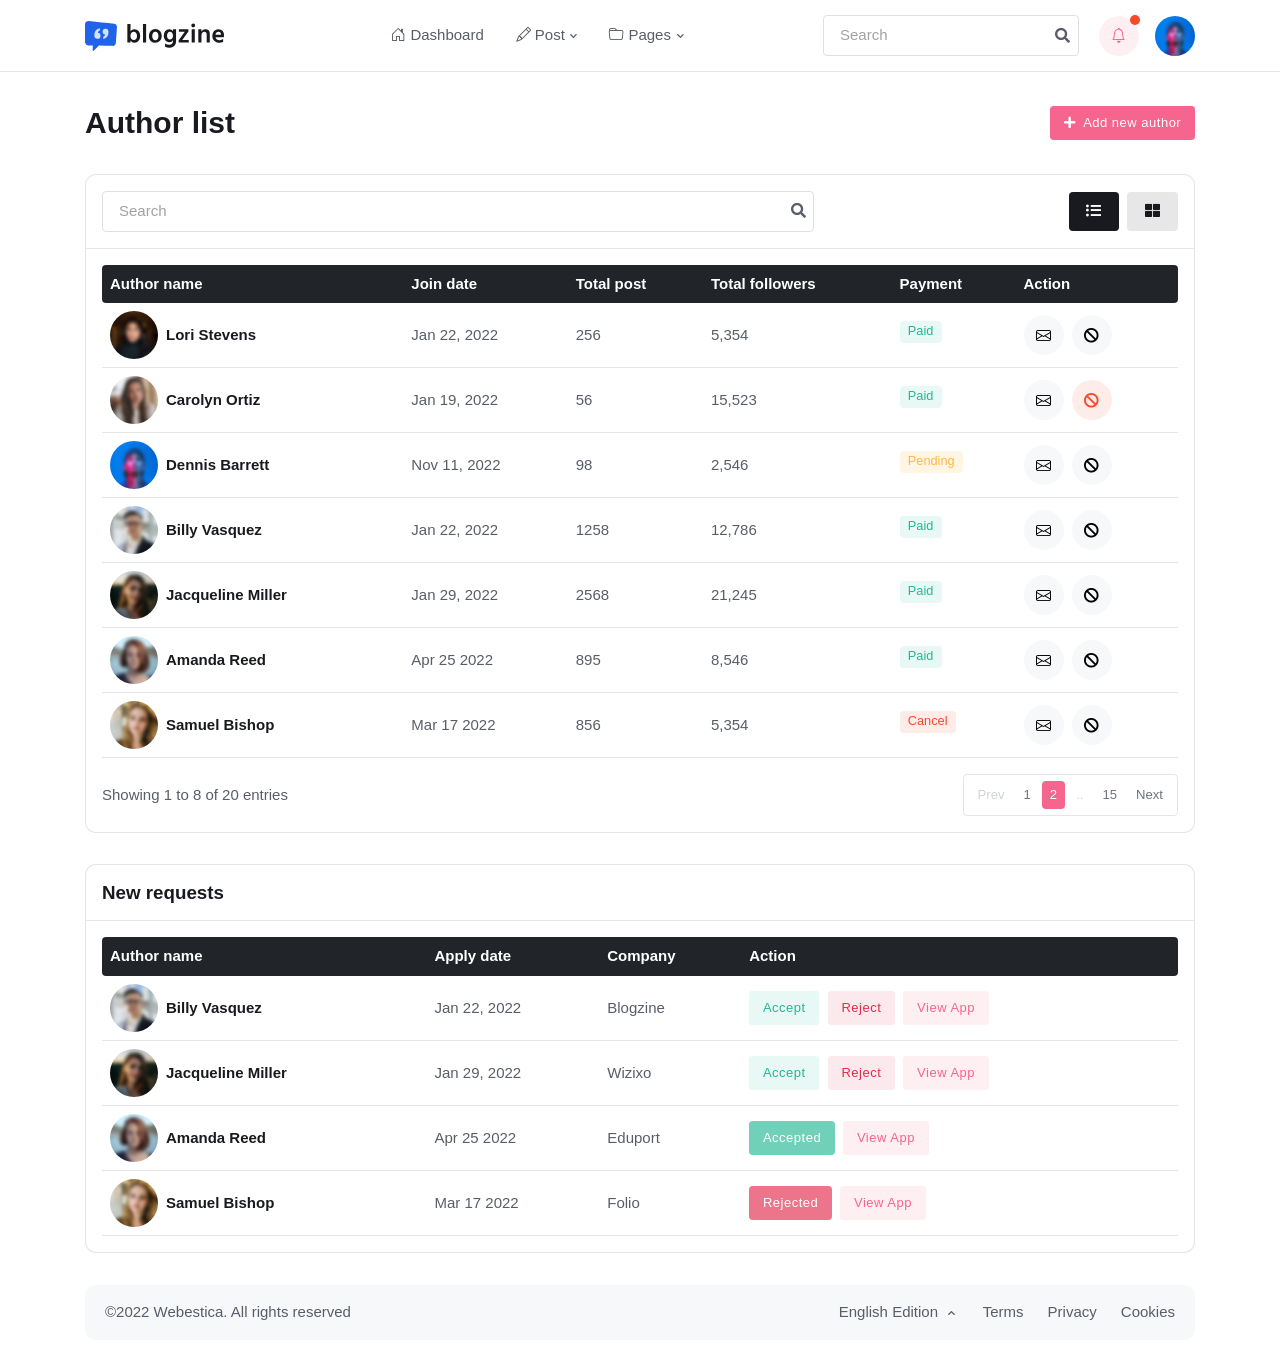
<file: dashboard-author-list.html>
<!DOCTYPE html>
<html lang="en">
<head>
	<title>Blogzine - Blog and Magazine Bootstrap 5 Theme</title>

	<!-- Meta Tags -->
	<meta charset="utf-8">
	<meta name="viewport" content="width=device-width, initial-scale=1, shrink-to-fit=no">
	<meta name="author" content="Webestica.com">
	<meta name="description" content="Bootstrap based News, Magazine and Blog Theme">

	<!-- Favicon -->
	<link rel="shortcut icon" href="assets/images/favicon.ico">

	<!-- Google Font -->
	<link rel="preconnect" href="https://fonts.gstatic.com">
	<link href="https://fonts.googleapis.com/css2?family=Nunito+Sans:wght@400;700&family=Rubik:wght@400;500;700&display=swap" rel="stylesheet">

	<!-- Plugins CSS -->
	<link rel="stylesheet" type="text/css" href="assets/vendor/font-awesome/css/all.min.css">
	<link rel="stylesheet" type="text/css" href="assets/vendor/bootstrap-icons/bootstrap-icons.css">
	<link rel="stylesheet" type="text/css" href="assets/vendor/apexcharts/css/apexcharts.css">
	<link rel="stylesheet" type="text/css" href="assets/vendor/overlay-scrollbar/css/OverlayScrollbars.min.css">

	<!-- Theme CSS -->
	<link id="style-switch" rel="stylesheet" type="text/css" href="assets/css/style.css">

</head>

<body>
<!-- =======================
Header START -->
<header class="navbar-light navbar-sticky header-static border-bottom navbar-dashboard">
	<!-- Logo Nav START -->
	<nav class="navbar navbar-expand-xl">
		<div class="container">
			<!-- Logo START -->
			<a class="navbar-brand me-3" href="index.html">
				<img class="navbar-brand-item light-mode-item" src="assets/images/logo.svg" alt="logo">			
				<img class="navbar-brand-item dark-mode-item" src="assets/images/logo-light.svg" alt="logo">			
			</a>
			<!-- Logo END -->

			<!-- Responsive navbar toggler -->
			<button class="navbar-toggler ms-auto" type="button" data-bs-toggle="collapse" data-bs-target="#navbarCollapse" aria-controls="navbarCollapse" aria-expanded="false" aria-label="Toggle navigation">
				<span class="text-body h6 d-none d-sm-inline-block">Menu</span>
				<span class="navbar-toggler-icon"></span>
			</button>

			<!-- Main navbar START -->
			<div class="collapse navbar-collapse" id="navbarCollapse">
				<ul class="navbar-nav navbar-nav-scroll mx-auto">

					<!-- Nav item 1 Demos -->
					<li class="nav-item"><a class="nav-link" href="dashboard.html"><i class="bi bi-house-door me-1"></i>Dashboard</a></li>

					<!-- Nav item 2 Post -->
					<li class="nav-item dropdown">
						<a class="nav-link dropdown-toggle" href="#" id="postMenu" data-bs-toggle="dropdown" aria-haspopup="true" aria-expanded="false"><i class="bi bi-pencil me-1"></i>Post</a>
						<ul class="dropdown-menu" aria-labelledby="postMenu">
							<!-- dropdown submenu -->
							<li> <a class="dropdown-item" href="dashboard-post-list.html">Post List</a> </li>
							<li> <a class="dropdown-item" href="dashboard-post-categories.html">Post Categories</a> </li>
							<li> <a class="dropdown-item" href="dashboard-post-create.html">Create a Post</a> </li>
							<li> <a class="dropdown-item" href="dashboard-post-edit.html">Edit Post</a> </li>
						</ul>
					</li>

					<!-- Nav item 3 Pages -->
					<li class="nav-item dropdown">
						<a class="nav-link dropdown-toggle" href="#" id="pagesMenu" data-bs-toggle="dropdown" aria-haspopup="true" aria-expanded="false"><i class="bi bi-folder me-1"></i>Pages</a>
						<ul class="dropdown-menu" aria-labelledby="pagesMenu">
							<li> <a class="dropdown-item" href="dashboard-author-list.html">Author List</a></li>
							<li> <a class="dropdown-item" href="dashboard-author-single.html">Author Single</a></li>
							<li> <a class="dropdown-item" href="dashboard-edit-profile.html">Edit Profile</a></li>
							<li> <a class="dropdown-item" href="dashboard-reviews.html">Reviews</a></li>
							<li> <a class="dropdown-item" href="dashboard-settings.html">Settings</a></li>
							<li class="dropdown-divider"></li>
							<li> <a class="dropdown-item" href="https://support.webestica.com/" target="_blank"> <i class="text-warning fa-fw bi bi-life-preserver me-2"></i>Support</a></li>
							<li> <a class="dropdown-item" href="docs/index.html" target="_blank"> <i class="text-danger fa-fw bi bi-card-text me-2"></i>Documentation</a></li>
							<li class="dropdown-divider"></li>
							<li><a class="dropdown-item" href="https://blogzine.webestica.com/rtl" target="_blank"> <i class="text-info fa-fw bi bi-toggle-off me-2"></i>RTL demo</a></li>
							<li><a class="dropdown-item" href="https://themes.getbootstrap.com/store/webestica/" target="_blank"> <i class="text-success fa-fw bi bi-cloud-download-fill me-2"></i>Buy blogzine!</a> </li>
						</ul>
					</li>
				</ul>
				
				<!-- Search dropdown START -->
				<div class="nav my-3 my-xl-0 px-4 px-lg-1 flex-nowrap align-items-center">
					<div class="nav-item w-100">
						<form class="position-relative">
							<input class="form-control pe-5 bg-transparent" type="search" placeholder="Search" aria-label="Search">
							<button class="btn bg-transparent border-0 px-2 py-0 position-absolute top-50 end-0 translate-middle-y" type="submit"><i class="fas fa-search fs-6 "></i></button>
						</form>
					</div>
				</div>
				<!-- Search dropdown END -->
			</div>
		  <!-- Main navbar END -->

			<!-- Nav right START -->
			<div class="nav flex-nowrap align-items-center">

				<!-- Notification dropdown START -->
				<div class="nav-item ms-2 ms-md-3 dropdown">
					<!-- Notification button -->
					<a class="btn btn-primary-soft btn-round mb-0" href="#" role="button" data-bs-toggle="dropdown" aria-expanded="false" data-bs-auto-close="outside">
						<i class="bi bi-bell fa-fw"></i>
					</a>
					<!-- Notification dote -->
					<span class="notif-badge animation-blink"></span>

					<!-- Notification dropdown menu START -->
					<div class="dropdown-menu dropdown-animation dropdown-menu-end dropdown-menu-size-md p-0 shadow-lg border-0">
						<div class="card bg-transparent">
							<div class="card-header bg-transparent border-bottom p-3 d-flex justify-content-between align-items-center">
								<h6 class="m-0">Notifications <span class="badge bg-danger bg-opacity-10 text-danger ms-2">2 new</span></h6>
								<a class="small" href="#">Clear all</a>
							</div>
							<div class="card-body p-0">
								<ul class="list-group list-unstyled list-group-flush">
									<!-- Notif item -->
									<li>
										<a href="#" class="list-group-item-action border-0 border-bottom d-flex p-3">
											<div class="me-3">
												<div class="avatar avatar-sm">
													<img class="avatar-img rounded-circle" src="assets/images/avatar/08.jpg" alt="avatar">
												</div>
											</div>
											<div>
                        <h6 class="mb-1">12 new members joined</h6>
												<span class="small"> <i class="bi bi-clock"></i> 3 min ago</span>
											</div>
										</a>
									</li>

									<!-- Notif item -->
									<li>
										<a href="#" class="list-group-item-action border-0 border-bottom d-flex p-3">
											<div class="me-3">
												<div class="avatar avatar-sm">
													<img class="avatar-img rounded-circle" src="assets/images/avatar/02.jpg" alt="avatar">
												</div>
											</div>
											<div>
												<h6 class="mb-1">Larry Lawson deleted account</h6>
												<span class="small"> <i class="bi bi-clock"></i> 6 min ago</span>
											</div>
										</a>
									</li>

									<!-- Notif item -->
									<li>
										<a href="#" class="list-group-item-action border-0 border-bottom d-flex p-3">
											<div class="me-3">
												<div class="avatar avatar-sm">
													<img class="avatar-img rounded-circle" src="assets/images/avatar/05.jpg" alt="avatar">
												</div>
											</div>
											<div>
												<h6 class="mb-1">Byan commented on your post</h6>
												<span class="small"> <i class="bi bi-clock"></i> 10 min ago</span>
											</div>
										</a>
									</li>

									<!-- Notif item -->
									<li>
										<a href="#" class="list-group-item-action border-0 border-bottom d-flex p-3">
											<div class="me-3">
												<div class="avatar avatar-sm">
													<img class="avatar-img rounded-circle" src="assets/images/avatar/03.jpg" alt="avatar">
												</div>
											</div>
											<div>
												<h6 class="mb-1">Settings updated</h6>
												<span class="small"> <i class="bi bi-clock"></i> Yesterday</span>
											</div>
										</a>
									</li>
								</ul>
							</div>
							<!-- Button -->
							<div class="card-footer bg-transparent border-0 py-3 text-center position-relative">
								<a href="#" class="stretched-link">See all incoming activity</a>
							</div>
						</div>
					</div>
					<!-- Notification dropdown menu END -->
				</div>
				<!-- Notification dropdown END -->

				<!-- Profile dropdown START -->
				<div class="nav-item ms-2 ms-md-3 dropdown">
					<!-- Avatar -->
					<a class="avatar avatar-sm p-0" href="#" id="profileDropdown" role="button" data-bs-auto-close="outside" data-bs-display="static" data-bs-toggle="dropdown" aria-expanded="false">
						<img class="avatar-img rounded-circle" src="assets/images/avatar/03.jpg" alt="avatar">
					</a>

					<!-- Profile dropdown START -->
					<ul class="dropdown-menu dropdown-animation dropdown-menu-end shadow pt-3" aria-labelledby="profileDropdown">
						<!-- Profile info -->
						<li class="px-3">
							<div class="d-flex align-items-center">
								<!-- Avatar -->
								<div class="avatar me-3">
									<img class="avatar-img rounded-circle shadow" src="assets/images/avatar/03.jpg" alt="avatar">
								</div>
								<div>
									<a class="h6 mt-2 mt-sm-0" href="#"> Louis Ferguson</a>
									<p class="small m-0">example@gmail.com</p>
								</div>
							</div>
							<hr>
						</li>
						<!-- Links -->
						<li><a class="dropdown-item" href="#"><i class="bi bi-person fa-fw me-2"></i>Edit Profile</a></li>
						<li><a class="dropdown-item" href="#"><i class="bi bi-gear fa-fw me-2"></i>Account Settings</a></li>
						<li><a class="dropdown-item" href="#"><i class="bi bi-info-circle fa-fw me-2"></i>Help</a></li>
						<li><a class="dropdown-item" href="#"><i class="bi bi-power fa-fw me-2"></i>Sign Out</a></li>
						<li class="dropdown-divider mb-3"></li>
						<li>
							<div class="dropdown-item">
								<div class="modeswitch m-0" id="darkModeSwitch">
									<div class="switch"></div>
								</div>
							</div>
						</li>
					</ul>
					<!-- Profile dropdown END -->
				</div>
				<!-- Profile dropdown END -->

			<!-- Nav right END -->
			</div>
		</div>
	</nav>
	<!-- Logo Nav END -->
</header>
<!-- =======================
Header END -->

<!-- **************** MAIN CONTENT START **************** -->
<main>

<!-- =======================
Author list START -->
<section class="py-4">
	<div class="container">
    <!-- Author list title START -->
		<div class="row g-4 pb-4">
			<div class="col-12">
				<div class="d-sm-flex justify-content-between align-items-center">
					<h1 class="mb-sm-0 h2">Author list</h1>			
					<a href="#" class="btn btn-sm btn-primary mb-0"><i class="fas fa-plus me-2"></i>Add new author</a>
				</div>
			</div>
		</div>
		<!-- Author list title START -->
		<div class="row g-4">
			<div class="col-12">
				<!-- Card START -->
				<div class="card border">
					<!-- Card header START -->
					<div class="card-header border-bottom p-3">
						<!-- Search and select START -->
						<div class="row g-3 align-items-center justify-content-between">
							<!-- Search bar -->
							<div class="col-md-8">
								<form class="rounded position-relative">
									<input class="form-control bg-transparent" type="search" placeholder="Search" aria-label="Search">
									<button class="btn bg-transparent border-0 px-2 py-0 position-absolute top-50 end-0 translate-middle-y" type="submit"><i class="fas fa-search fs-6 "></i></button>
								</form>
							</div>
							<!-- Tab buttons -->
							<div class="col-md-3">
								<!-- Tabs START -->
								<ul class="list-inline mb-0 nav nav-pills nav-pill-dark-soft border-0 justify-content-end" id="pills-tab" role="tablist">
									<!-- Grid tab -->
									<li class="nav-item">
										<a href="#nav-list-tab" class="nav-link mb-0 me-2 active" data-bs-toggle="tab">
											<i class="fas fa-fw fa-list-ul"></i>
										</a>
									</li>
									<!-- List tab -->
									<li class="nav-item">
										<a href="#nav-grid-tab" class="nav-link mb-0" data-bs-toggle="tab">
											<i class="fas fa-fw fa-th-large"></i>
										</a>
									</li>
								</ul>
								<!-- Tabs end -->
							</div>
						</div>
						<!-- Search and select END -->
					</div>
					<!-- Card header END -->

					<!-- Card body START -->
					<div class="card-body p-3 pb-0">
						<!-- Tabs content START -->
						<div class="tab-content py-0 my-0">

							<!-- Tabs content item START -->
							<div class="tab-pane fade show active" id="nav-list-tab">
								<!-- Table START -->
								<div class="table-responsive border-0">
									<table class="table align-middle p-4 mb-0 table-hover">
										<!-- Table head -->
										<thead class="table-dark">
											<tr>
												<th scope="col" class="border-0 rounded-start">Author name</th>
												<th scope="col" class="border-0">Join date</th>
												<th scope="col" class="border-0">Total post</th>
												<th scope="col" class="border-0">Total followers</th>
												<th scope="col" class="border-0">Payment</th>
												<th scope="col" class="border-0 rounded-end">Action</th>
											</tr>
										</thead>

										<!-- Table body START -->
										<tbody class="border-top-0">
											<!-- Table row -->
											<tr>
												<!-- Table data -->
												<td>
													<div class="d-flex align-items-center position-relative">
														<!-- Image -->
														<div class="avatar avatar-md">
															<img src="assets/images/avatar/09.jpg" class="rounded-circle" alt="">
														</div>
														<div class="mb-0 ms-2">
															<!-- Title -->
															<h6 class="mb-0"><a href="#" class="stretched-link">Lori Stevens</a></h6>
														</div>
													</div>
												</td>
												<!-- Table data -->
												<td>Jan 22, 2022</td>
												<!-- Table data -->
												<td>256</td>
												<!-- Table data -->
												<td>5,354</td>
												<!-- Table data -->
												<td>
													<span class="badge bg-success bg-opacity-10 text-success mb-2">Paid</span>
												</td>
												<!-- Table data -->
												<td>
                          <div class="d-flex gap-2">
                            <a href="#" class="btn btn-light btn-round mb-0" data-bs-toggle="tooltip" data-bs-placement="top" title="" data-bs-original-title="Message" aria-label="Message">
                              <i class="bi bi-envelope"></i>
                            </a>
                            <a href="#" class="btn btn-light btn-round mb-0" data-bs-toggle="tooltip" data-bs-placement="top" title="" data-bs-original-title="Block" aria-label="Block">
                              <i class="fas fa-ban"></i>
                            </a>
                          </div>
												</td>
											</tr>

											<!-- Table row -->
											<tr>
												<!-- Table data -->
												<td>
													<div class="d-flex align-items-center position-relative">
														<!-- Image -->
														<div class="avatar avatar-md">
															<img src="assets/images/avatar/01.jpg" class="rounded-circle" alt="">
														</div>
														<div class="mb-0 ms-2">
															<!-- Title -->
															<h6 class="mb-0"><a href="#" class="stretched-link">Carolyn Ortiz</a></h6>
														</div>
													</div>
												</td>
												<!-- Table data -->
												<td>Jan 19, 2022</td>
												<!-- Table data -->
												<td>56</td>
												<!-- Table data -->
												<td>15,523</td>
												<!-- Table data -->
												<td>
													<span class="badge bg-success bg-opacity-10 text-success mb-2">Paid</span>
												</td>
												<!-- Table data -->
												<td>
                          <div class="d-flex gap-2">
                            <a href="#" class="btn btn-light btn-round mb-0" data-bs-toggle="tooltip" data-bs-placement="top" title="" data-bs-original-title="Message" aria-label="Message">
                              <i class="bi bi-envelope"></i>
                            </a>
                            <a href="#" class="btn btn-danger-soft btn-round mb-0" data-bs-toggle="tooltip" data-bs-placement="top" title="" data-bs-original-title="Unblock" aria-label="Block">
                              <i class="fas fa-ban"></i>
                            </a>
                          </div>
												</td>
											</tr>

											<!-- Table row -->
											<tr>
												<!-- Table data -->
												<td>
													<div class="d-flex align-items-center position-relative">
														<!-- Image -->
														<div class="avatar avatar-md">
															<img src="assets/images/avatar/03.jpg" class="rounded-circle" alt="">
														</div>
														<div class="mb-0 ms-2">
															<!-- Title -->
															<h6 class="mb-0"><a href="#" class="stretched-link">Dennis Barrett</a></h6>
														</div>
													</div>
												</td>
												<!-- Table data -->
												<td>Nov 11, 2022</td>
												<!-- Table data -->
												<td>98</td>
												<!-- Table data -->
												<td>2,546</td>
												<!-- Table data -->
												<td>
													<span class="badge bg-warning bg-opacity-15 text-warning mb-2">Pending</span>
												</td>
												<!-- Table data -->
												<td>
                          <div class="d-flex gap-2">
                            <a href="#" class="btn btn-light btn-round mb-0" data-bs-toggle="tooltip" data-bs-placement="top" title="" data-bs-original-title="Message" aria-label="Message">
                              <i class="bi bi-envelope"></i>
                            </a>
                            <a href="#" class="btn btn-light btn-round mb-0" data-bs-toggle="tooltip" data-bs-placement="top" title="" data-bs-original-title="Block" aria-label="Block">
                              <i class="fas fa-ban"></i>
                            </a>
                          </div>
												</td>
											</tr>

											<!-- Table row -->
											<tr>
												<!-- Table data -->
												<td>
													<div class="d-flex align-items-center position-relative">
														<!-- Image -->
														<div class="avatar avatar-md">
															<img src="assets/images/avatar/04.jpg" class="rounded-circle" alt="">
														</div>
														<div class="mb-0 ms-2">
															<!-- Title -->
															<h6 class="mb-0"><a href="#" class="stretched-link">Billy Vasquez</a></h6>
														</div>
													</div>
												</td>
												<!-- Table data -->
												<td>Jan 22, 2022</td>
												<!-- Table data -->
												<td>1258</td>
												<!-- Table data -->
												<td>12,786</td>
												<!-- Table data -->
												<td>
													<span class="badge bg-success bg-opacity-10 text-success mb-2">Paid</span>
												</td>
												<!-- Table data -->
												<td>
                          <div class="d-flex gap-2">
                            <a href="#" class="btn btn-light btn-round mb-0" data-bs-toggle="tooltip" data-bs-placement="top" title="" data-bs-original-title="Message" aria-label="Message">
                              <i class="bi bi-envelope"></i>
                            </a>
                            <a href="#" class="btn btn-light btn-round mb-0" data-bs-toggle="tooltip" data-bs-placement="top" title="" data-bs-original-title="Block" aria-label="Block">
                              <i class="fas fa-ban"></i>
                            </a>
                          </div>
												</td>
											</tr>

											<!-- Table row -->
											<tr>
												<!-- Table data -->
												<td>
													<div class="d-flex align-items-center position-relative">
														<!-- Image -->
														<div class="avatar avatar-md">
															<img src="assets/images/avatar/05.jpg" class="rounded-circle" alt="">
														</div>
														<div class="mb-0 ms-2">
															<!-- Title -->
															<h6 class="mb-0"><a href="#" class="stretched-link">Jacqueline Miller</a></h6>
														</div>
													</div>
												</td>
												<!-- Table data -->
												<td>Jan 29, 2022</td>
												<!-- Table data -->
												<td>2568</td>
												<!-- Table data -->
												<td>21,245</td>
												<!-- Table data -->
												<td>
													<span class="badge bg-success bg-opacity-10 text-success mb-2">Paid</span>
												</td>
												<!-- Table data -->
												<td>
                          <div class="d-flex gap-2">
                            <a href="#" class="btn btn-light btn-round mb-0" data-bs-toggle="tooltip" data-bs-placement="top" title="" data-bs-original-title="Message" aria-label="Message">
                              <i class="bi bi-envelope"></i>
                            </a>
                            <a href="#" class="btn btn-light btn-round mb-0" data-bs-toggle="tooltip" data-bs-placement="top" title="" data-bs-original-title="Block" aria-label="Block">
                              <i class="fas fa-ban"></i>
                            </a>
                          </div>
												</td>
											</tr>

											<!-- Table row -->
											<tr>
												<!-- Table data -->
												<td>
													<div class="d-flex align-items-center position-relative">
														<!-- Image -->
														<div class="avatar avatar-md">
															<img src="assets/images/avatar/06.jpg" class="rounded-circle" alt="">
														</div>
														<div class="mb-0 ms-2">
															<!-- Title -->
															<h6 class="mb-0"><a href="#" class="stretched-link">Amanda Reed</a></h6>
														</div>
													</div>
												</td>
												<!-- Table data -->
												<td class="text-center text-sm-start">Apr 25 2022</td>
												<!-- Table data -->
												<td>895</td>
												<!-- Table data -->
												<td>8,546</td>
												<!-- Table data -->
												<td>
													<span class="badge bg-success bg-opacity-10 text-success mb-2">Paid</span>
												</td>
												<!-- Table data -->
												<td>
                          <div class="d-flex gap-2">
                            <a href="#" class="btn btn-light btn-round mb-0" data-bs-toggle="tooltip" data-bs-placement="top" title="" data-bs-original-title="Message" aria-label="Message">
                              <i class="bi bi-envelope"></i>
                            </a>
                            <a href="#" class="btn btn-light btn-round mb-0" data-bs-toggle="tooltip" data-bs-placement="top" title="" data-bs-original-title="Block" aria-label="Block">
                              <i class="fas fa-ban"></i>
                            </a>
                          </div>
												</td>
											</tr>

											<!-- Table row -->
											<tr>
												<!-- Table data -->
												<td>
													<div class="d-flex align-items-center position-relative">
														<!-- Image -->
														<div class="avatar avatar-md">
															<img src="assets/images/avatar/07.jpg" class="rounded-circle" alt="">
														</div>
														<div class="mb-0 ms-2">
															<!-- Title -->
															<h6 class="mb-0"><a href="#" class="stretched-link">Samuel Bishop</a></h6>
														</div>
													</div>
												</td>
												<!-- Table data -->
												<td>Mar 17 2022</td>
												<!-- Table data -->
												<td>856</td>
												<!-- Table data -->
												<td>5,354</td>
												<!-- Table data -->
												<td>
													<span class="badge bg-danger bg-opacity-10 text-danger mb-2">Cancel</span>
												</td>
												<!-- Table data -->
												<td>
                          <div class="d-flex gap-2">
                            <a href="#" class="btn btn-light btn-round mb-0" data-bs-toggle="tooltip" data-bs-placement="top" title="" data-bs-original-title="Message" aria-label="Message">
                              <i class="bi bi-envelope"></i>
                            </a>
                            <a href="#" class="btn btn-light btn-round mb-0" data-bs-toggle="tooltip" data-bs-placement="top" title="" data-bs-original-title="Block" aria-label="Block">
                              <i class="fas fa-ban"></i>
                            </a>
                          </div>
												</td>
											</tr>

										</tbody>
										<!-- Table body END -->
									</table>
								</div>
								<!-- Table END -->
							</div>
							<!-- Tabs content item END -->

							<!-- Tabs content item START -->
							<div class="tab-pane fade" id="nav-grid-tab">
								<div class="row g-4">

									<!-- Card item START -->
									<div class="col-md-6 col-xl-4">
										<div class="card border p-2">
											<div class="card-body">
												<div class="d-flex align-items-center justify-content-between">
													<!-- avatar -->
													<div class="avatar avatar-lg me-3 flex-shrink-0">
														<img class="avatar-img rounded-circle" src="assets/images/avatar/10.jpg" alt="">
													</div>
													<!-- Connections holder -->
													<div class="flex-grow-1 d-block">
														<h5 class="mb-1"><a href="#">Frances Guerrero</a></h5>
														<div class="small">Editor at Blogzine</div>
													</div>
												</div>

												<!-- Followers and Post -->
												<div class="d-sm-flex justify-content-sm-between mt-3">
													<!-- Followers -->
													<div class="d-flex text-start align-items-center mt-3">
														<div class="icon-md bg-light text-body rounded-circle flex-shrink-0">
															<i class="bi bi-people-fill fa-fw"></i>
														</div>
														<div class="ms-2">
															<h5 class="mb-0">5,354</h5>
															<h6 class="mb-0 fw-light">Followers</h6>
														</div>
													</div>

													<!-- Total post -->
													<div class="d-flex text-start align-items-center mt-3">
														<div class="icon-md bg-light text-body rounded-circle flex-shrink-0">
															<i class="bi bi-file-earmark-text-fill fa-fw"></i>
														</div>
														<div class="ms-2">
															<h5 class="mb-0">846</h5>
															<h6 class="mb-0 fw-light">Total Blogs</h6>
														</div>
													</div>
												</div>

												<!-- Buttons -->
												<div class="d-sm-flex gap-2 mt-4">
													<a href="#" class="btn btn-primary-soft w-100">
														<i class="fab fa-facebook-messenger pe-2"></i> Message
													</a>
													<a href="#" class="btn btn-danger-soft w-100">
														<i class="fas fa-ban pe-2"></i> Block
													</a>
												</div>
											</div>
										</div>
									</div>
									<!-- Card item END -->

									<!-- Card item START -->
									<div class="col-md-6 col-xl-4">
										<div class="card border p-2">
											<div class="card-body">
												<div class="d-flex align-items-center justify-content-between">
													<!-- avatar -->
													<div class="avatar avatar-lg me-3 flex-shrink-0">
														<img class="avatar-img rounded-circle" src="assets/images/avatar/01.jpg" alt="">
													</div>
													<!-- Connections holder -->
													<div class="flex-grow-1 d-block">
														<h5 class="mb-1"><a href="#">Carolyn Ortiz</a></h5>
														<div class="small">Editor at eduport</div>
													</div>
												</div>

												<!-- Followers and Post -->
												<div class="d-sm-flex justify-content-sm-between mt-3">
													<!-- Followers -->
													<div class="d-flex text-start align-items-center mt-3">
														<div class="icon-md bg-light text-body rounded-circle flex-shrink-0">
															<i class="bi bi-people-fill fa-fw"></i>
														</div>
														<div class="ms-2">
															<h5 class="mb-0">2,545</h5>
															<h6 class="mb-0 fw-light">Followers</h6>
														</div>
													</div>

													<!-- Total post -->
													<div class="d-flex text-start align-items-center mt-3">
														<div class="icon-md bg-light text-body rounded-circle flex-shrink-0">
															<i class="bi bi-file-earmark-text-fill fa-fw"></i>
														</div>
														<div class="ms-2">
															<h5 class="mb-0">586</h5>
															<h6 class="mb-0 fw-light">Total Blogs</h6>
														</div>
													</div>
												</div>

												<!-- Buttons -->
												<div class="d-sm-flex gap-2 mt-4">
													<a href="#" class="btn btn-primary-soft w-100">
														<i class="fab fa-facebook-messenger pe-2"></i> Message
													</a>
													<a href="#" class="btn btn-danger-soft w-100">
														<i class="fas fa-ban pe-2"></i> Block
													</a>
												</div>
											</div>
										</div>
									</div>
									<!-- Card item END -->

									<!-- Card item START -->
									<div class="col-md-6 col-xl-4">
										<div class="card border p-2">
											<div class="card-body">
												<div class="d-flex align-items-center justify-content-between">
													<!-- avatar -->
													<div class="avatar avatar-lg me-3 flex-shrink-0">
														<img class="avatar-img rounded-circle" src="assets/images/avatar/02.jpg" alt="">
													</div>
													<!-- Connections holder -->
													<div class="flex-grow-1 d-block">
														<h5 class="mb-1"><a href="#">Louis Ferguson</a></h5>
														<div class="small">Editor at folio</div>
													</div>
												</div>

												<!-- Followers and Post -->
												<div class="d-sm-flex justify-content-sm-between mt-3">
													<!-- Followers -->
													<div class="d-flex text-start align-items-center mt-3">
														<div class="icon-md bg-light text-body rounded-circle flex-shrink-0">
															<i class="bi bi-people-fill fa-fw"></i>
														</div>
														<div class="ms-2">
															<h5 class="mb-0">3,546</h5>
															<h6 class="mb-0 fw-light">Followers</h6>
														</div>
													</div>

													<!-- Total post -->
													<div class="d-flex text-start align-items-center mt-3">
														<div class="icon-md bg-light text-body rounded-circle flex-shrink-0">
															<i class="bi bi-file-earmark-text-fill fa-fw"></i>
														</div>
														<div class="ms-2">
															<h5 class="mb-0">786</h5>
															<h6 class="mb-0 fw-light">Total Blogs</h6>
														</div>
													</div>
												</div>

												<!-- Buttons -->
												<div class="d-sm-flex gap-2 mt-4">
													<a href="#" class="btn btn-primary-soft w-100">
														<i class="fab fa-facebook-messenger pe-2"></i> Message
													</a>
													<a href="#" class="btn btn-danger-soft w-100">
														<i class="fas fa-ban pe-2"></i> Block
													</a>
												</div>
											</div>
										</div>
									</div>
									<!-- Card item END -->

									<!-- Card item START -->
									<div class="col-md-6 col-xl-4">
										<div class="card border p-2">
											<div class="card-body">
												<div class="d-flex align-items-center justify-content-between">
													<!-- avatar -->
													<div class="avatar avatar-lg me-3 flex-shrink-0">
														<img class="avatar-img rounded-circle" src="assets/images/avatar/03.jpg" alt="">
													</div>
													<!-- Connections holder -->
													<div class="flex-grow-1 d-block">
														<h5 class="mb-1"><a href="#">Billy Vasquez</a></h5>
														<div class="small">Editor at Wizixo</div>
													</div>
												</div>

												<!-- Followers and Post -->
												<div class="d-sm-flex justify-content-sm-between mt-3">
													<!-- Followers -->
													<div class="d-flex text-start align-items-center mt-3">
														<div class="icon-md bg-light text-body rounded-circle flex-shrink-0">
															<i class="bi bi-people-fill fa-fw"></i>
														</div>
														<div class="ms-2">
															<h5 class="mb-0">6,586</h5>
															<h6 class="mb-0 fw-light">Followers</h6>
														</div>
													</div>

													<!-- Total post -->
													<div class="d-flex text-start align-items-center mt-3">
														<div class="icon-md bg-light text-body rounded-circle flex-shrink-0">
															<i class="bi bi-file-earmark-text-fill fa-fw"></i>
														</div>
														<div class="ms-2">
															<h5 class="mb-0">1,235</h5>
															<h6 class="mb-0 fw-light">Total Blogs</h6>
														</div>
													</div>
												</div>

												<!-- Buttons -->
												<div class="d-sm-flex gap-2 mt-4">
													<a href="#" class="btn btn-primary-soft w-100">
														<i class="fab fa-facebook-messenger pe-2"></i> Message
													</a>
													<a href="#" class="btn btn-danger-soft w-100">
														<i class="fas fa-ban pe-2"></i> Block
													</a>
												</div>
											</div>
										</div>
									</div>
									<!-- Card item END -->

									<!-- Card item START -->
									<div class="col-md-6 col-xl-4">
										<div class="card border p-2">
											<div class="card-body">
												<div class="d-flex align-items-center justify-content-between">
													<!-- avatar -->
													<div class="avatar avatar-lg me-3 flex-shrink-0">
														<img class="avatar-img rounded-circle" src="assets/images/avatar/04.jpg" alt="">
													</div>
													<!-- Connections holder -->
													<div class="flex-grow-1 d-block">
														<h5 class="mb-1"><a href="#">Samuel Bishop</a></h5>
														<div class="small">Editor at Realty</div>
													</div>
												</div>

												<!-- Followers and Post -->
												<div class="d-sm-flex justify-content-sm-between mt-3">
													<!-- Followers -->
													<div class="d-flex text-start align-items-center mt-3">
														<div class="icon-md bg-light text-body rounded-circle flex-shrink-0">
															<i class="bi bi-people-fill fa-fw"></i>
														</div>
														<div class="ms-2">
															<h5 class="mb-0">996</h5>
															<h6 class="mb-0 fw-light">Followers</h6>
														</div>
													</div>

													<!-- Total post -->
													<div class="d-flex text-start align-items-center mt-3">
														<div class="icon-md bg-light text-body rounded-circle flex-shrink-0">
															<i class="bi bi-file-earmark-text-fill fa-fw"></i>
														</div>
														<div class="ms-2">
															<h5 class="mb-0">156</h5>
															<h6 class="mb-0 fw-light">Total Blogs</h6>
														</div>
													</div>
												</div>

												<!-- Buttons -->
												<div class="d-sm-flex gap-2 mt-4">
													<a href="#" class="btn btn-primary-soft w-100">
														<i class="fab fa-facebook-messenger pe-2"></i> Message
													</a>
													<a href="#" class="btn btn-danger-soft w-100">
														<i class="fas fa-ban pe-2"></i> Block
													</a>
												</div>
											</div>
										</div>
									</div>
									<!-- Card item END -->

									<!-- Card item START -->
									<div class="col-md-6 col-xl-4">
										<div class="card border p-2">
											<div class="card-body">
												<div class="d-flex align-items-center justify-content-between">
													<!-- avatar -->
													<div class="avatar avatar-lg me-3 flex-shrink-0">
														<img class="avatar-img rounded-circle" src="assets/images/avatar/06.jpg" alt="">
													</div>
													<!-- Connections holder -->
													<div class="flex-grow-1 d-block">
														<h5 class="mb-1"><a href="#">Amanda Reed</a></h5>
														<div class="small">Editor at Blogzine</div>
													</div>
												</div>

												<!-- Followers and Post -->
												<div class="d-sm-flex justify-content-sm-between mt-3">
													<!-- Followers -->
													<div class="d-flex text-start align-items-center mt-3">
														<div class="icon-md bg-light text-body rounded-circle flex-shrink-0">
															<i class="bi bi-people-fill fa-fw"></i>
														</div>
														<div class="ms-2">
															<h5 class="mb-0">2,586</h5>
															<h6 class="mb-0 fw-light">Followers</h6>
														</div>
													</div>

													<!-- Total post -->
													<div class="d-flex text-start align-items-center mt-3">
														<div class="icon-md bg-light text-body rounded-circle flex-shrink-0">
															<i class="bi bi-file-earmark-text-fill fa-fw"></i>
														</div>
														<div class="ms-2">
															<h5 class="mb-0">665</h5>
															<h6 class="mb-0 fw-light">Total Blogs</h6>
														</div>
													</div>
												</div>

												<!-- Buttons -->
												<div class="d-sm-flex gap-2 mt-4">
													<a href="#" class="btn btn-primary-soft w-100">
														<i class="fab fa-facebook-messenger pe-2"></i> Message
													</a>
													<a href="#" class="btn btn-danger-soft w-100">
														<i class="fas fa-ban pe-2"></i> Block
													</a>
												</div>
											</div>
										</div>
									</div>
									<!-- Card item END -->

									<!-- Card item START -->
									<div class="col-md-6 col-xl-4">
										<div class="card border p-2">
											<div class="card-body">
												<div class="d-flex align-items-center justify-content-between">
													<!-- avatar -->
													<div class="avatar avatar-lg me-3 flex-shrink-0">
														<img class="avatar-img rounded-circle" src="assets/images/avatar/07.jpg" alt="">
													</div>
													<!-- Connections holder -->
													<div class="flex-grow-1 d-block">
														<h5 class="mb-1"><a href="#">Lori Stevens</a></h5>
														<div class="small">Editor at Eduport</div>
													</div>
												</div>

												<!-- Followers and Post -->
												<div class="d-sm-flex justify-content-sm-between mt-3">
													<!-- Followers -->
													<div class="d-flex text-start align-items-center mt-3">
														<div class="icon-md bg-light text-body rounded-circle flex-shrink-0">
															<i class="bi bi-people-fill fa-fw"></i>
														</div>
														<div class="ms-2">
															<h5 class="mb-0">1,586</h5>
															<h6 class="mb-0 fw-light">Followers</h6>
														</div>
													</div>

													<!-- Total post -->
													<div class="d-flex text-start align-items-center mt-3">
														<div class="icon-md bg-light text-body rounded-circle flex-shrink-0">
															<i class="bi bi-file-earmark-text-fill fa-fw"></i>
														</div>
														<div class="ms-2">
															<h5 class="mb-0">458</h5>
															<h6 class="mb-0 fw-light">Total Blogs</h6>
														</div>
													</div>
												</div>

												<!-- Buttons -->
												<div class="d-sm-flex gap-2 mt-4">
													<a href="#" class="btn btn-primary-soft w-100">
														<i class="fab fa-facebook-messenger pe-2"></i> Message
													</a>
													<a href="#" class="btn btn-danger-soft w-100">
														<i class="fas fa-ban pe-2"></i> Block
													</a>
												</div>
											</div>
										</div>
									</div>
									<!-- Card item END -->

									<!-- Card item START -->
									<div class="col-md-6 col-xl-4">
										<div class="card border p-2">
											<div class="card-body">
												<div class="d-flex align-items-center justify-content-between">
													<!-- avatar -->
													<div class="avatar avatar-lg me-3 flex-shrink-0">
														<img class="avatar-img rounded-circle" src="assets/images/avatar/12.jpg" alt="">
													</div>
													<!-- Connections holder -->
													<div class="flex-grow-1 d-block">
														<h5 class="mb-1"><a href="#">Jacqueline Miller</a></h5>
														<div class="small">Editor at Blogzine</div>
													</div>
												</div>

												<!-- Followers and Post -->
												<div class="d-sm-flex justify-content-sm-between mt-3">
													<!-- Followers -->
													<div class="d-flex text-start align-items-center mt-3">
														<div class="icon-md bg-light text-body rounded-circle flex-shrink-0">
															<i class="bi bi-people-fill fa-fw"></i>
														</div>
														<div class="ms-2">
															<h5 class="mb-0">9,586</h5>
															<h6 class="mb-0 fw-light">Followers</h6>
														</div>
													</div>

													<!-- Total post -->
													<div class="d-flex text-start align-items-center mt-3">
														<div class="icon-md bg-light text-body rounded-circle flex-shrink-0">
															<i class="bi bi-file-earmark-text-fill fa-fw"></i>
														</div>
														<div class="ms-2">
															<h5 class="mb-0">2,586</h5>
															<h6 class="mb-0 fw-light">Total Blogs</h6>
														</div>
													</div>
												</div>

												<!-- Buttons -->
												<div class="d-sm-flex gap-2 mt-4">
													<a href="#" class="btn btn-primary-soft w-100">
														<i class="fab fa-facebook-messenger pe-2"></i> Message
													</a>
													<a href="#" class="btn btn-danger-soft w-100">
														<i class="fas fa-ban pe-2"></i> Block
													</a>
												</div>
											</div>
										</div>
									</div>
									<!-- Card item END -->

								</div> <!-- Row END -->
							</div>
							<!-- Tabs content item END -->

						</div>
						<!-- Tabs content END -->
					</div>
					<!-- Card body END -->

					<!-- Card Footer START -->
					<div class="card-footer p-3">
						<!-- Pagination START -->
						<div class="d-sm-flex justify-content-sm-between align-items-sm-center">
							<!-- Content -->
							<p class="mb-sm-0 text-center text-sm-start">Showing 1 to 8 of 20 entries</p>
							<!-- Pagination -->
							<nav class="mb-sm-0 d-flex justify-content-center" aria-label="navigation">
								<ul class="pagination pagination-sm pagination-bordered mb-0">
									<li class="page-item disabled">
										<a class="page-link" href="#" tabindex="-1" aria-disabled="true">Prev</a>
									</li>
									<li class="page-item"><a class="page-link" href="#">1</a></li>
									<li class="page-item active"><a class="page-link" href="#">2</a></li>
									<li class="page-item disabled"><a class="page-link" href="#">..</a></li>
									<li class="page-item"><a class="page-link" href="#">15</a></li>
									<li class="page-item">
										<a class="page-link" href="#">Next</a>
									</li>
								</ul>
							</nav>
						</div>
						<!-- Pagination END -->
					</div>
					<!-- Card Footer END -->
				</div>
				<!-- Card END -->
			</div>
			
			<div class="col-12">
				<!-- Card START -->
				<div class="card border">

					<!-- Card header START -->
					<div class="card-header border-bottom p-3">
						<h5 class="mb-2 mb-sm-0">New requests</h5>
					</div>
					<!-- Card header END -->

					<!-- Card body START -->
					<div class="card-body p-3">
						<!-- Table START -->
						<div class="table-responsive border-0">
							<table class="table align-middle p-4 mb-0 table-hover">
								<!-- Table head -->
								<thead class="table-dark">
									<tr>
										<th scope="col" class="border-0 rounded-start">Author name</th>
										<th scope="col" class="border-0">Apply date</th>
										<th scope="col" class="border-0">Company</th>
										<th scope="col" class="border-0 rounded-end">Action</th>
									</tr>
								</thead>

								<!-- Table body START -->
								<tbody class="border-top-0">
									<!-- Table row -->
									<tr>
										<!-- Table data -->
										<td>
											<div class="d-flex align-items-center position-relative">
												<!-- Image -->
												<div class="avatar avatar-md">
													<img src="assets/images/avatar/04.jpg" class="rounded-circle" alt="">
												</div>
												<div class="mb-0 ms-2">
													<!-- Title -->
													<h6 class="mb-0"><a href="#" class="stretched-link">Billy Vasquez</a></h6>
												</div>
											</div>
										</td>
										<!-- Table data -->
										<td>Jan 22, 2022</td>
										<!-- Table data -->
										<td>Blogzine</td>
										<!-- Table data -->
										<td>
											<a href="#" class="btn btn-sm btn-success-soft me-1 mb-1 mb-lg-0">Accept</a>
											<a href="#" class="btn btn-sm btn-secondary-soft me-1 mb-1 mb-lg-0">Reject</a>
											<a href="#" class="btn btn-sm btn-primary-soft me-1 mb-0">View App</a>
										</td>
									</tr>

									<!-- Table row -->
									<tr>
										<!-- Table data -->
										<td>
											<div class="d-flex align-items-center position-relative">
												<!-- Image -->
												<div class="avatar avatar-md">
													<img src="assets/images/avatar/05.jpg" class="rounded-circle" alt="">
												</div>
												<div class="mb-0 ms-2">
													<!-- Title -->
													<h6 class="mb-0"><a href="#" class="stretched-link">Jacqueline Miller</a></h6>
												</div>
											</div>
										</td>
										<!-- Table data -->
										<td>Jan 29, 2022</td>
										<!-- Table data -->
										<td>Wizixo</td>
										<!-- Table data -->
										<td>
											<a href="#" class="btn btn-sm btn-success-soft me-1 mb-1 mb-lg-0">Accept</a>
											<a href="#" class="btn btn-sm btn-secondary-soft me-1 mb-1 mb-lg-0">Reject</a>
											<a href="#" class="btn btn-sm btn-primary-soft me-1 mb-0">View App</a>
										</td>
									</tr>

									<!-- Table row -->
									<tr>
										<!-- Table data -->
										<td>
											<div class="d-flex align-items-center position-relative">
												<!-- Image -->
												<div class="avatar avatar-md">
													<img src="assets/images/avatar/06.jpg" class="rounded-circle" alt="">
												</div>
												<div class="mb-0 ms-2">
													<!-- Title -->
													<h6 class="mb-0"><a href="#" class="stretched-link">Amanda Reed</a></h6>
												</div>
											</div>
										</td>
										<!-- Table data -->
										<td class="text-center text-sm-start">Apr 25 2022</td>
										<!-- Table data -->
										<td>Eduport</td>
										<!-- Table data -->
										<td>
											<a href="#" class="btn btn-sm btn-success me-1 mb-1 mb-md-0 disabled">Accepted</a>
											<a href="#" class="btn btn-sm btn-primary-soft me-1 mb-0" data-bs-toggle="modal" data-bs-target="#appDetail">View App</a>
										</td>
									</tr>

									<!-- Table row -->
									<tr>
										<!-- Table data -->
										<td>
											<div class="d-flex align-items-center position-relative">
												<!-- Image -->
												<div class="avatar avatar-md">
													<img src="assets/images/avatar/07.jpg" class="rounded-circle" alt="">
												</div>
												<div class="mb-0 ms-2">
													<!-- Title -->
													<h6 class="mb-0"><a href="#" class="stretched-link">Samuel Bishop</a></h6>
												</div>
											</div>
										</td>
										<!-- Table data -->
										<td>Mar 17 2022</td>
										<!-- Table data -->
										<td>Folio</td>
										<!-- Table data -->
										<td>
											<a href="#" class="btn btn-sm btn-secondary me-1 mb-1 mb-md-0 disabled">Rejected</a>
											<a href="#" class="btn btn-sm btn-primary-soft me-1 mb-0" data-bs-toggle="modal" data-bs-target="#appDetail">View App</a>
										</td>
									</tr>
								</tbody>
								<!-- Table body END -->
							</table>
						</div>
						<!-- Table END -->
					</div>
					<!-- Card body END -->
				</div>
				<!-- Card END -->
			</div>
		</div>
	</div>
</section>
<!-- =======================
Author list END -->

</main>
<!-- **************** MAIN CONTENT END **************** -->

<!-- =======================
Footer START -->

<footer class="mb-3">
  <div class="container">
    <div class="card card-body bg-light">
      <div class="row align-items-center justify-content-between">
        <div class="col-lg-6">
          <!-- Copyright -->
          <div class="text-center text-lg-start">©2022 <a href="https://www.webestica.com/" class="text-reset btn-link" target="_blank">Webestica</a>. All rights reserved
          </div>
        </div>
        <div class="col-lg-6 d-sm-flex align-items-center justify-content-center justify-content-lg-end">
          <!-- Language switcher -->
          <div class="dropup me-0 me-sm-3 mt-3 mt-md-0 text-center text-sm-end">
            <a class="dropdown-toggle text-body" href="#" role="button" id="languageSwitcher" data-bs-toggle="dropdown" aria-expanded="false">
              English Edition
            </a>
            <ul class="dropdown-menu min-w-auto" aria-labelledby="languageSwitcher">
              <li><a class="dropdown-item" href="#">English</a></li>
              <li><a class="dropdown-item" href="#">German </a></li>
              <li><a class="dropdown-item" href="#">French</a></li>
            </ul>
          </div>
          <!-- Links -->
          <ul class="nav text-center text-sm-end justify-content-center justify-content-center mt-3 mt-md-0">
            <li class="nav-item"><a class="nav-link" href="#">Terms</a></li>
            <li class="nav-item"><a class="nav-link" href="#">Privacy</a></li>
            <li class="nav-item"><a class="nav-link pe-0" href="#">Cookies</a></li>
          </ul>
        </div>
      </div>
    </div>
  </div>
</footer>

<!-- =======================
Footer END -->

<!-- Back to top -->
<div class="back-top"><i class="bi bi-arrow-up-short"></i></div>

<!-- =======================
JS libraries, plugins and custom scripts -->

<!-- Bootstrap JS -->
<script src="assets/vendor/bootstrap/dist/js/bootstrap.bundle.min.js"></script>

<!-- Vendors -->
<script src="assets/vendor/apexcharts/js/apexcharts.min.js"></script>
<script src="assets/vendor/overlay-scrollbar/js/OverlayScrollbars.min.js"></script>

<!-- Template Functions -->
<script src="assets/js/functions.js"></script>

</body>
</html>
</file>
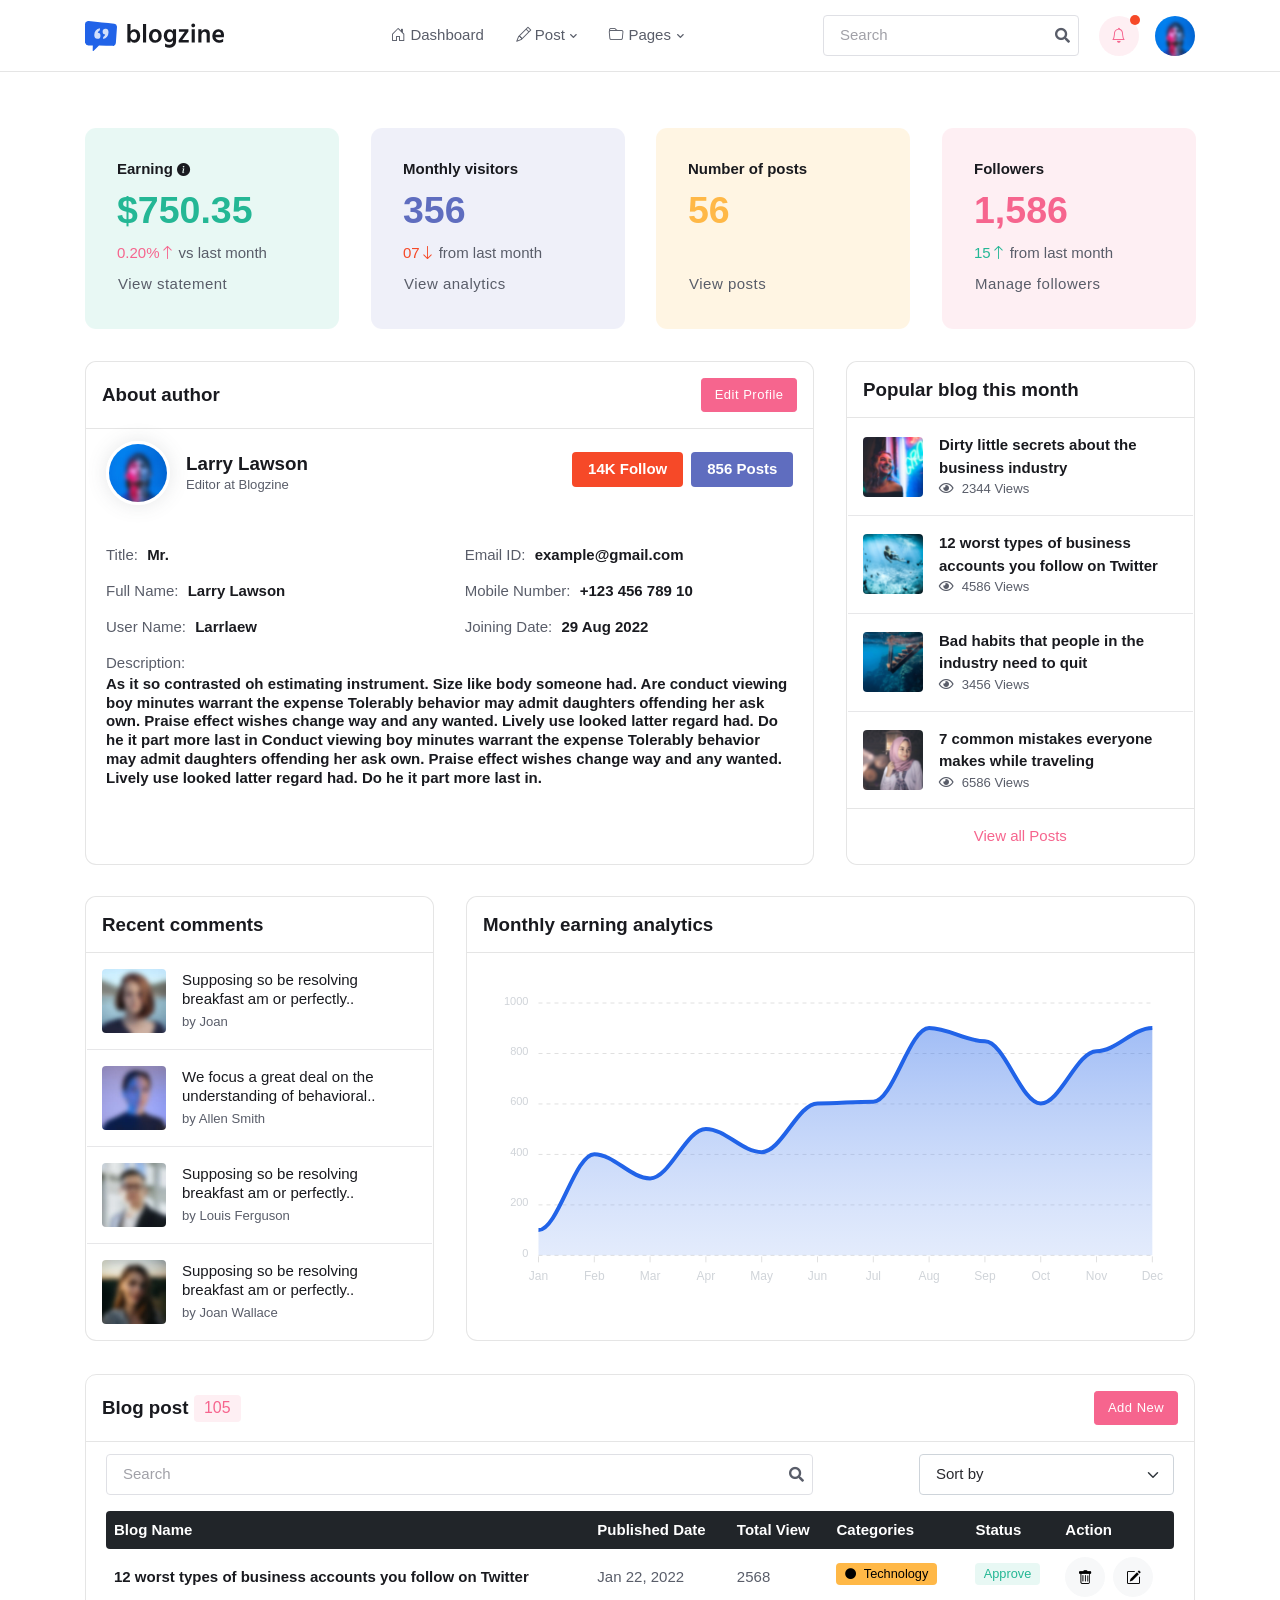
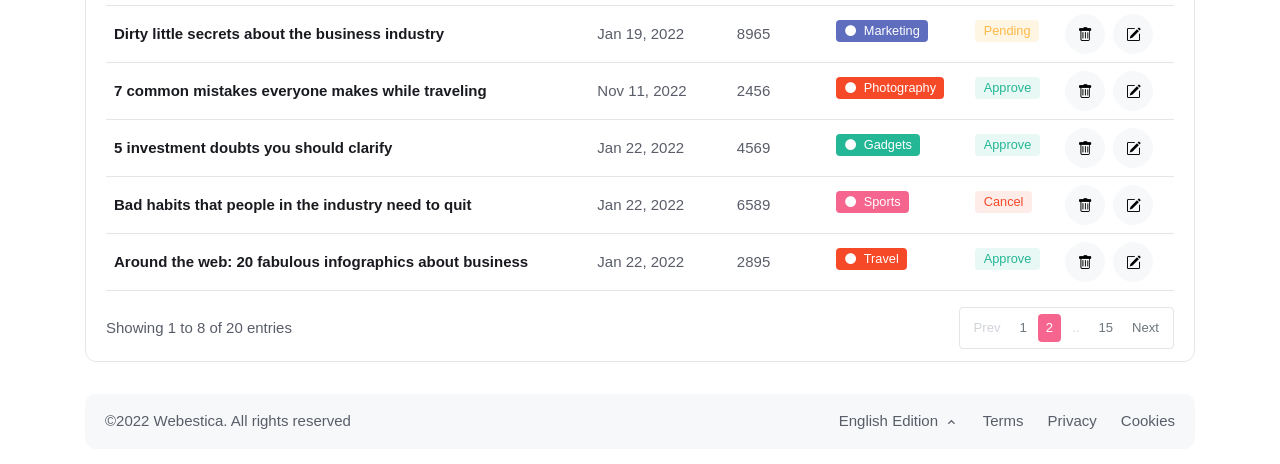
<file: dashboard-author-single.html>
<!DOCTYPE html>
<html lang="en">
<head>
	<title>Blogzine - Blog and Magazine Bootstrap 5 Theme</title>

	<!-- Meta Tags -->
	<meta charset="utf-8">
	<meta name="viewport" content="width=device-width, initial-scale=1, shrink-to-fit=no">
	<meta name="author" content="Webestica.com">
	<meta name="description" content="Bootstrap based News, Magazine and Blog Theme">

	<!-- Favicon -->
	<link rel="shortcut icon" href="assets/images/favicon.ico">

	<!-- Google Font -->
	<link rel="preconnect" href="https://fonts.gstatic.com">
	<link href="https://fonts.googleapis.com/css2?family=Nunito+Sans:wght@400;700&family=Rubik:wght@400;500;700&display=swap" rel="stylesheet">

	<!-- Plugins CSS -->
	<link rel="stylesheet" type="text/css" href="assets/vendor/font-awesome/css/all.min.css">
	<link rel="stylesheet" type="text/css" href="assets/vendor/bootstrap-icons/bootstrap-icons.css">
	<link rel="stylesheet" type="text/css" href="assets/vendor/apexcharts/css/apexcharts.css">
	<link rel="stylesheet" type="text/css" href="assets/vendor/overlay-scrollbar/css/OverlayScrollbars.min.css">

	<!-- Theme CSS -->
	<link id="style-switch" rel="stylesheet" type="text/css" href="assets/css/style.css">

</head>

<body>
<!-- =======================
Header START -->
<header class="navbar-light navbar-sticky header-static border-bottom navbar-dashboard">
	<!-- Logo Nav START -->
	<nav class="navbar navbar-expand-xl">
		<div class="container">
			<!-- Logo START -->
			<a class="navbar-brand me-3" href="index.html">
				<img class="navbar-brand-item light-mode-item" src="assets/images/logo.svg" alt="logo">			
				<img class="navbar-brand-item dark-mode-item" src="assets/images/logo-light.svg" alt="logo">			
			</a>
			<!-- Logo END -->

			<!-- Responsive navbar toggler -->
			<button class="navbar-toggler ms-auto" type="button" data-bs-toggle="collapse" data-bs-target="#navbarCollapse" aria-controls="navbarCollapse" aria-expanded="false" aria-label="Toggle navigation">
				<span class="text-body h6 d-none d-sm-inline-block">Menu</span>
				<span class="navbar-toggler-icon"></span>
			</button>

			<!-- Main navbar START -->
			<div class="collapse navbar-collapse" id="navbarCollapse">
				<ul class="navbar-nav navbar-nav-scroll mx-auto">

					<!-- Nav item 1 Demos -->
					<li class="nav-item"><a class="nav-link" href="dashboard.html"><i class="bi bi-house-door me-1"></i>Dashboard</a></li>

					<!-- Nav item 2 Post -->
					<li class="nav-item dropdown">
						<a class="nav-link dropdown-toggle" href="#" id="postMenu" data-bs-toggle="dropdown" aria-haspopup="true" aria-expanded="false"><i class="bi bi-pencil me-1"></i>Post</a>
						<ul class="dropdown-menu" aria-labelledby="postMenu">
							<!-- dropdown submenu -->
							<li> <a class="dropdown-item" href="dashboard-post-list.html">Post List</a> </li>
							<li> <a class="dropdown-item" href="dashboard-post-categories.html">Post Categories</a> </li>
							<li> <a class="dropdown-item" href="dashboard-post-create.html">Create a Post</a> </li>
							<li> <a class="dropdown-item" href="dashboard-post-edit.html">Edit Post</a> </li>
						</ul>
					</li>

					<!-- Nav item 3 Pages -->
					<li class="nav-item dropdown">
						<a class="nav-link dropdown-toggle" href="#" id="pagesMenu" data-bs-toggle="dropdown" aria-haspopup="true" aria-expanded="false"><i class="bi bi-folder me-1"></i>Pages</a>
						<ul class="dropdown-menu" aria-labelledby="pagesMenu">
							<li> <a class="dropdown-item" href="dashboard-author-list.html">Author List</a></li>
							<li> <a class="dropdown-item" href="dashboard-author-single.html">Author Single</a></li>
							<li> <a class="dropdown-item" href="dashboard-edit-profile.html">Edit Profile</a></li>
							<li> <a class="dropdown-item" href="dashboard-reviews.html">Reviews</a></li>
							<li> <a class="dropdown-item" href="dashboard-settings.html">Settings</a></li>
							<li class="dropdown-divider"></li>
							<li> <a class="dropdown-item" href="https://support.webestica.com/" target="_blank"> <i class="text-warning fa-fw bi bi-life-preserver me-2"></i>Support</a></li>
							<li> <a class="dropdown-item" href="docs/index.html" target="_blank"> <i class="text-danger fa-fw bi bi-card-text me-2"></i>Documentation</a></li>
							<li class="dropdown-divider"></li>
							<li><a class="dropdown-item" href="https://blogzine.webestica.com/rtl" target="_blank"> <i class="text-info fa-fw bi bi-toggle-off me-2"></i>RTL demo</a></li>
							<li><a class="dropdown-item" href="https://themes.getbootstrap.com/store/webestica/" target="_blank"> <i class="text-success fa-fw bi bi-cloud-download-fill me-2"></i>Buy blogzine!</a> </li>
						</ul>
					</li>
				</ul>
				
				<!-- Search dropdown START -->
				<div class="nav my-3 my-xl-0 px-4 px-lg-1 flex-nowrap align-items-center">
					<div class="nav-item w-100">
						<form class="position-relative">
							<input class="form-control pe-5 bg-transparent" type="search" placeholder="Search" aria-label="Search">
							<button class="btn bg-transparent border-0 px-2 py-0 position-absolute top-50 end-0 translate-middle-y" type="submit"><i class="fas fa-search fs-6 "></i></button>
						</form>
					</div>
				</div>
				<!-- Search dropdown END -->
			</div>
		  <!-- Main navbar END -->

			<!-- Nav right START -->
			<div class="nav flex-nowrap align-items-center">

				<!-- Notification dropdown START -->
				<div class="nav-item ms-2 ms-md-3 dropdown">
					<!-- Notification button -->
					<a class="btn btn-primary-soft btn-round mb-0" href="#" role="button" data-bs-toggle="dropdown" aria-expanded="false" data-bs-auto-close="outside">
						<i class="bi bi-bell fa-fw"></i>
					</a>
					<!-- Notification dote -->
					<span class="notif-badge animation-blink"></span>

					<!-- Notification dropdown menu START -->
					<div class="dropdown-menu dropdown-animation dropdown-menu-end dropdown-menu-size-md p-0 shadow-lg border-0">
						<div class="card bg-transparent">
							<div class="card-header bg-transparent border-bottom p-3 d-flex justify-content-between align-items-center">
								<h6 class="m-0">Notifications <span class="badge bg-danger bg-opacity-10 text-danger ms-2">2 new</span></h6>
								<a class="small" href="#">Clear all</a>
							</div>
							<div class="card-body p-0">
								<ul class="list-group list-unstyled list-group-flush">
									<!-- Notif item -->
									<li>
										<a href="#" class="list-group-item-action border-0 border-bottom d-flex p-3">
											<div class="me-3">
												<div class="avatar avatar-sm">
													<img class="avatar-img rounded-circle" src="assets/images/avatar/08.jpg" alt="avatar">
												</div>
											</div>
											<div>
                        <h6 class="mb-1">12 new members joined</h6>
												<span class="small"> <i class="bi bi-clock"></i> 3 min ago</span>
											</div>
										</a>
									</li>

									<!-- Notif item -->
									<li>
										<a href="#" class="list-group-item-action border-0 border-bottom d-flex p-3">
											<div class="me-3">
												<div class="avatar avatar-sm">
													<img class="avatar-img rounded-circle" src="assets/images/avatar/02.jpg" alt="avatar">
												</div>
											</div>
											<div>
												<h6 class="mb-1">Larry Lawson deleted account</h6>
												<span class="small"> <i class="bi bi-clock"></i> 6 min ago</span>
											</div>
										</a>
									</li>

									<!-- Notif item -->
									<li>
										<a href="#" class="list-group-item-action border-0 border-bottom d-flex p-3">
											<div class="me-3">
												<div class="avatar avatar-sm">
													<img class="avatar-img rounded-circle" src="assets/images/avatar/05.jpg" alt="avatar">
												</div>
											</div>
											<div>
												<h6 class="mb-1">Byan commented on your post</h6>
												<span class="small"> <i class="bi bi-clock"></i> 10 min ago</span>
											</div>
										</a>
									</li>

									<!-- Notif item -->
									<li>
										<a href="#" class="list-group-item-action border-0 border-bottom d-flex p-3">
											<div class="me-3">
												<div class="avatar avatar-sm">
													<img class="avatar-img rounded-circle" src="assets/images/avatar/03.jpg" alt="avatar">
												</div>
											</div>
											<div>
												<h6 class="mb-1">Settings updated</h6>
												<span class="small"> <i class="bi bi-clock"></i> Yesterday</span>
											</div>
										</a>
									</li>
								</ul>
							</div>
							<!-- Button -->
							<div class="card-footer bg-transparent border-0 py-3 text-center position-relative">
								<a href="#" class="stretched-link">See all incoming activity</a>
							</div>
						</div>
					</div>
					<!-- Notification dropdown menu END -->
				</div>
				<!-- Notification dropdown END -->

				<!-- Profile dropdown START -->
				<div class="nav-item ms-2 ms-md-3 dropdown">
					<!-- Avatar -->
					<a class="avatar avatar-sm p-0" href="#" id="profileDropdown" role="button" data-bs-auto-close="outside" data-bs-display="static" data-bs-toggle="dropdown" aria-expanded="false">
						<img class="avatar-img rounded-circle" src="assets/images/avatar/03.jpg" alt="avatar">
					</a>

					<!-- Profile dropdown START -->
					<ul class="dropdown-menu dropdown-animation dropdown-menu-end shadow pt-3" aria-labelledby="profileDropdown">
						<!-- Profile info -->
						<li class="px-3">
							<div class="d-flex align-items-center">
								<!-- Avatar -->
								<div class="avatar me-3">
									<img class="avatar-img rounded-circle shadow" src="assets/images/avatar/03.jpg" alt="avatar">
								</div>
								<div>
									<a class="h6 mt-2 mt-sm-0" href="#"> Louis Ferguson</a>
									<p class="small m-0">example@gmail.com</p>
								</div>
							</div>
							<hr>
						</li>
						<!-- Links -->
						<li><a class="dropdown-item" href="#"><i class="bi bi-person fa-fw me-2"></i>Edit Profile</a></li>
						<li><a class="dropdown-item" href="#"><i class="bi bi-gear fa-fw me-2"></i>Account Settings</a></li>
						<li><a class="dropdown-item" href="#"><i class="bi bi-info-circle fa-fw me-2"></i>Help</a></li>
						<li><a class="dropdown-item" href="#"><i class="bi bi-power fa-fw me-2"></i>Sign Out</a></li>
						<li class="dropdown-divider mb-3"></li>
						<li>
							<div class="dropdown-item">
								<div class="modeswitch m-0" id="darkModeSwitch">
									<div class="switch"></div>
								</div>
							</div>
						</li>
					</ul>
					<!-- Profile dropdown END -->
				</div>
				<!-- Profile dropdown END -->

			<!-- Nav right END -->
			</div>
		</div>
	</nav>
	<!-- Logo Nav END -->
</header>
<!-- =======================
Header END -->

<!-- **************** MAIN CONTENT START **************** -->
<main>

<!-- =======================
Author single START -->
<section class="pb-4">
	<div class="container">
		<div class="row g-4">
			<div class="col-12">
				<!-- Grid START -->
				<div class="row g-4">
					
					<!-- Earning item -->
					<div class="col-md-6 col-xl-3">
						<div class="card card-body bg-success bg-opacity-10 p-4 h-100">
							<h6>Earning
								<a tabindex="0" class="h6 mb-0" role="button" data-bs-toggle="popover" data-bs-trigger="focus" data-bs-placement="top" data-bs-content="After US royalty withholding tax" data-bs-original-title="" title="">
									<i class="bi bi-info-circle-fill small"></i>
								</a>
							</h6>
							<h2 class="fs-1 text-success">$750.35</h2>
							<p class="mb-2"><span class="text-primary me-1">0.20%<i class="bi bi-arrow-up"></i></span>vs last month</p>
							<div class="mt-auto"><a href="#" class="btn btn-link text-reset p-0 mb-0">View statement</a></div>
						</div>
					</div>

					<!-- Grid item -->
					<div class="col-md-6 col-xl-3">
						<div class="card card-body bg-info bg-opacity-10 p-4 h-100">
							<h6>Monthly visitors</h6>
							<h2 class="fs-1 text-info">356</h2>
							<p class="mb-2"><span class="text-danger me-1">07<i class="bi bi-arrow-down"></i></span>from last month</p>
							<div class="mt-auto"><a href="#" class="btn btn-link text-reset p-0 mb-0">View analytics</a></div>
						</div>
					</div>

					<!-- Grid item -->
					<div class="col-md-6 col-xl-3">
						<div class="card card-body bg-warning bg-opacity-15 p-4 h-100">
							<h6>Number of posts</h6>
							<h2 class="fs-1 text-warning">56</h2>
							<div class="mt-auto"><a href="#" class="btn btn-link text-reset p-0 mb-0">View posts</a></div>
						</div>
					</div>

					<!-- Grid item -->
					<div class="col-md-6 col-xl-3">
						<div class="card card-body bg-primary bg-opacity-10 p-4 h-100">
							<h6>Followers</h6>
							<h2 class="fs-1 text-primary">1,586</h2>
							<p class="mb-2"><span class="text-success me-1">15<i class="bi bi-arrow-up"></i></span>from last month</p>
							<div class="mt-auto"><a href="#" class="btn btn-link text-reset p-0 mb-0">Manage followers</a></div>
						</div>
					</div>

				</div>
				<!-- Grid END -->
			</div>

			<div class="col-lg-8">
				<!-- Chart START -->
				<div class="card border h-100">
					<!-- Card header -->
					<div class="card-header border-bottom d-flex justify-content-between align-items-center p-3">
						<h5 class="card-header-title mb-0">About author</h5>
						<a href="#" class="btn btn-sm btn-primary mb-0">Edit Profile</a>
					</div>
					
					<!-- Card body -->
					<div class="card-body">
						<div class="d-sm-flex justify-content-sm-between align-items-center mb-4">
							<!-- Avatar detail -->
							<div class="d-flex align-items-center">
								<!-- Avatar -->
								<div class="avatar avatar-lg">
									<img class="avatar-img rounded-circle border border-white border-3 shadow" src="assets/images/avatar/03.jpg" alt="">
								</div>
								<!-- Info -->
								<div class="ms-3">
									<h5 class="mb-0">Larry Lawson</h5>
									<p class="mb-0 small">Editor at Blogzine</p>
								</div>
							</div>
							<!-- Tags -->
							<div class="d-flex mt-2 mt-sm-0">
								<h6 class="bg-danger py-2 px-3 text-white rounded">14K Follow</h6>
								<h6 class="bg-info py-2 px-3 text-white rounded ms-2">856 Posts</h6>
							</div>
						</div>

						<!-- Information START -->
						<div class="row">
							<!-- Information item -->
							<div class="col-md-6">
								<ul class="list-group list-group-borderless">
                  <!-- Title -->
									<li class="list-group-item">
										<span>Title:</span>
										<span class="h6 mb-0">Mr.</span>
									</li>
                  <!-- Full Name -->
									<li class="list-group-item">
										<span>Full Name:</span>
										<span class="h6 mb-0">Larry Lawson</span>
									</li>
                  <!-- User Name -->
									<li class="list-group-item">
										<span>User Name:</span>
										<span class="h6 mb-0">Larrlaew</span>
									</li>
								</ul>
							</div>

							<!-- Information item -->
							<div class="col-md-6">
								<ul class="list-group list-group-borderless">
                  <!-- Email ID -->
									<li class="list-group-item">
										<span>Email ID:</span>
										<span class="h6 mb-0">example@gmail.com</span>
									</li>
                  <!-- Mobile Number -->
									<li class="list-group-item">
										<span>Mobile Number:</span>
										<span class="h6 mb-0">+123 456 789 10</span>
									</li>
                  <!-- Joining Date -->
									<li class="list-group-item">
										<span>Joining Date:</span>
										<span class="h6 mb-0">29 Aug 2022</span>
									</li>
								</ul>
							</div>

							<!-- Information item -->
							<div class="col-12">
								<ul class="list-group list-group-borderless">
                  <!-- Description -->
									<li class="list-group-item">
										<span>Description:</span>
										<p class="h6 mb-0">As it so contrasted oh estimating instrument. Size like body someone had. Are conduct viewing boy minutes warrant the expense Tolerably behavior may admit daughters offending her ask own. Praise effect wishes change way and any wanted. Lively use looked latter regard had. Do he it part more last in Conduct viewing boy minutes warrant the expense Tolerably behavior may admit daughters offending her ask own. Praise effect wishes change way and any wanted. Lively use looked latter regard had. Do he it part more last in.</p>
									</li>
								</ul>
							</div>
						</div>
						<!-- Information END -->
					</div>
				</div>
				<!-- Chart END -->
			</div>

			<div class="col-md-6 col-lg-4">
				<!-- Popular blog START -->
				<div class="card border h-100">
					<!-- Card header -->
					<div class="card-header border-bottom p-3">
						<h5 class="card-header-title mb-0">Popular blog this month</h5>
					</div>

					<!-- Card body START -->
					<div class="card-body p-3">

						<div class="row">
							<!-- Blog item -->
							<div class="col-12">
								<div class="d-flex align-items-center position-relative">
										<img class="w-60 rounded" src="assets/images/blog/1by1/01.jpg" alt="product">
									<div class="ms-3">
										<a href="#" class="h6 stretched-link">Dirty little secrets about the business industry</a>
										<p class="small mb-0"><i class="far fa-eye me-1"></i> 2344 Views</p>
									</div>
								</div>
							</div>

							<!-- Divider -->
							<hr class="my-3">

							<!-- Blog item -->
							<div class="col-12">
								<div class="d-flex align-items-center position-relative">
										<img class="w-60 rounded" src="assets/images/blog/1by1/02.jpg" alt="product">
									<div class="ms-3">
										<a href="#" class="h6 stretched-link">12 worst types of business accounts you follow on Twitter</a>
										<p class="small mb-0"><i class="far fa-eye me-1"></i> 4586 Views</p>
									</div>
								</div>
							</div>

							<!-- Divider -->
							<hr class="my-3">

							<!-- Blog item -->
							<div class="col-12">
								<div class="d-flex align-items-center position-relative">
										<img class="w-60 rounded" src="assets/images/blog/1by1/03.jpg" alt="product">
									<div class="ms-3">
										<a href="#" class="h6 stretched-link">Bad habits that people in the industry need to quit</a>
										<p class="small mb-0"><i class="far fa-eye me-1"></i> 3456 Views</p>
									</div>
								</div>
							</div>

							<!-- Divider -->
							<hr class="my-3">

							<!-- Blog item -->
							<div class="col-12">
								<div class="d-flex align-items-center position-relative">
										<img class="w-60 rounded" src="assets/images/blog/1by1/04.jpg" alt="product">
									<div class="ms-3">
										<a href="#" class="h6 stretched-link">7 common mistakes everyone makes while traveling</a>
										<p class="small mb-0"><i class="far fa-eye me-1"></i> 6586 Views</p>
									</div>
								</div>
							</div>

						</div>
						
					</div>
					<!-- Card body END -->

					<!-- Card footer -->
					<div class="card-footer border-top text-center p-3">
						<a href="#">View all Posts</a>
					</div>

				</div>
				<!-- Popular blog END -->
			</div>

      <div class="col-md-6 col-lg-4">
				<!-- Recent comment START -->
				<div class="card border h-100">
					<!-- Card header -->
					<div class="card-header border-bottom p-3">
						<h5 class="card-header-title mb-0">Recent comments</h5>
					</div>

					<!-- Card body START -->
					<div class="card-body p-3">

						<div class="row">
							<!-- Comment item -->
							<div class="col-12">
								<div class="d-flex align-items-center position-relative">
									<!-- Avatar -->
									<div class="avatar avatar-lg flex-shrink-0">
										<img class="avatar-img rounded-2" src="assets/images/avatar/06.jpg" alt="avatar">
									</div>
									<!-- Info -->
									<div class="ms-3">
										<p class="mb-1 h6 fw-normal"> <a class="stretched-link" href="#"> Supposing so be resolving breakfast am or perfectly.. </a></p>
										<div class="d-flex justify-content-between">
											<p class="small mb-0">by Joan</p>
										</div>
									</div>
								</div>
							</div>

							<!-- Divider -->
							<hr class="my-3">

							<!-- Comment item -->
							<div class="col-12">
								<div class="d-flex align-items-center position-relative">
									<!-- Avatar -->
									<div class="avatar avatar-lg flex-shrink-0">
										<img class="avatar-img rounded-2" src="assets/images/avatar/08.jpg" alt="avatar">
									</div>
									<!-- Info -->
									<div class="ms-3">
										<p class="mb-1 h6 fw-normal"> <a class="stretched-link" href="#"> We focus a great deal on the understanding of behavioral.. </a></p>
										<div class="d-flex justify-content-between">
											<p class="small mb-0">by Allen Smith</p>
										</div>
									</div>
								</div>
							</div>

							<!-- Divider -->
							<hr class="my-3">

							<!-- Comment item -->
							<div class="col-12">
								<div class="d-flex align-items-center position-relative">
									<!-- Avatar -->
									<div class="avatar avatar-lg flex-shrink-0">
										<img class="avatar-img rounded-2" src="assets/images/avatar/04.jpg" alt="avatar">
									</div>
									<!-- Info -->
									<div class="ms-3">
										<p class="mb-1 h6 fw-normal"> <a class="stretched-link" href="#"> Supposing so be resolving breakfast am or perfectly.. </a></p>
										<div class="d-flex justify-content-between">
											<p class="small mb-0">by Louis Ferguson</p>
										</div>
									</div>
								</div>
							</div>

							<!-- Divider -->
							<hr class="my-3">

							<!-- Comment item -->
							<div class="col-12">
								<div class="d-flex align-items-center position-relative">
									<!-- Avatar -->
									<div class="avatar avatar-lg flex-shrink-0">
										<img class="avatar-img rounded-2" src="assets/images/avatar/05.jpg" alt="avatar">
									</div>
									<!-- Info -->
									<div class="ms-3">
										<p class="mb-1 h6 fw-normal"> <a class="stretched-link" href="#"> Supposing so be resolving breakfast am or perfectly.. </a></p>
										<div class="d-flex justify-content-between">
											<p class="small mb-0">by Joan Wallace</p>
										</div>
									</div>
								</div>
							</div>
						</div>
					</div>
					<!-- Card body END -->
				</div>
				<!-- Recent comment END -->
			</div>

			<div class="col-lg-8">
				<!-- Chart START -->
				<div class="card border h-100">
					<!-- Card header -->
					<div class="card-header p-3 border-bottom">
						<h5 class="card-header-title mb-0">Monthly earning analytics</h5>
					</div>
					<!-- Card body -->
					<div class="card-body">

            <!-- Apex chart -->
            <div id="apexChartTrafficStats" class="mt-2"></div>
					</div>
				</div>
				<!-- Chart END -->
			</div>

			<div class="col-12">
				<!-- Blog post table START -->
				<div class="card border bg-transparent rounded-3">
					<!-- Card header START -->
					<div class="card-header bg-transparent border-bottom p-3">
						<div class="d-flex justify-content-between align-items-center">
							<h5 class="mb-2 mb-sm-0">Blog post <span class="badge bg-primary bg-opacity-10 text-primary">105</span></h5>
							<a href="#" class="btn btn-sm btn-primary mb-0">Add New</a>
						</div>
					</div>
					<!-- Card header END -->

					<!-- Card body START -->
					<div class="card-body">

						<!-- Search and select START -->
						<div class="row g-3 align-items-center justify-content-between mb-3">
							<!-- Search -->
							<div class="col-md-8">
								<form class="rounded position-relative">
									<input class="form-control pe-5 bg-transparent" type="search" placeholder="Search" aria-label="Search">
									<button class="btn bg-transparent border-0 px-2 py-0 position-absolute top-50 end-0 translate-middle-y" type="submit"><i class="fas fa-search fs-6 "></i></button>
								</form>
							</div>

							<!-- Select option -->
							<div class="col-md-3">
								<!-- Short by filter -->
								<form>
									<select class="form-select z-index-9 bg-transparent" aria-label=".form-select-sm">
										<option value="">Sort by</option>
										<option>Free</option>
										<option>Newest</option>
										<option>Oldest</option>
									</select>
								</form>
							</div>
						</div>
						<!-- Search and select END -->

						<!-- Blog post table START -->
						<div class="table-responsive border-0">
							<table class="table align-middle p-4 mb-0 table-hover table-shrink">
								<!-- Table head -->
								<thead class="table-dark">
									<tr>
										<th scope="col" class="border-0 rounded-start">Blog Name</th>
										<th scope="col" class="border-0">Published Date</th>
										<th scope="col" class="border-0">Total View</th>
										<th scope="col" class="border-0">Categories</th>
										<th scope="col" class="border-0">Status</th>
										<th scope="col" class="border-0 rounded-end">Action</th>
									</tr>
								</thead>

								<!-- Table body START -->
								<tbody class="border-top-0">
									<!-- Table item -->
									<tr>
										<!-- Table data -->
										<td>
											<h6 class="table-title mt-2 mt-md-0 mb-0"><a href="#">12 worst types of business accounts you follow on Twitter</a></h6>
										</td>
										<!-- Table data -->
										<td>Jan 22, 2022</td>
										<!-- Table data -->
										<td>2568</td>
										<!-- Table data -->
										<td>
											<a href="#" class="badge text-bg-warning mb-2"><i class="fas fa-circle me-2 small fw-bold"></i>Technology</a>
										</td>
										<!-- Table data -->
										<td>
											<span class="badge bg-success bg-opacity-10 text-success mb-2">Approve</span>
										</td>
										<!-- Table data -->
										<td>
                      <div class="d-flex gap-2">
                        <a href="#" class="btn btn-light btn-round mb-0" data-bs-toggle="tooltip" data-bs-placement="top" title="Delete"><i class="bi bi-trash"></i></a>
                        <a href="dashboard-post-edit.html" class="btn btn-light btn-round mb-0" data-bs-toggle="tooltip" data-bs-placement="top" title="Edit"><i class="bi bi-pencil-square"></i></a>
                      </div>
										</td>
									</tr>

									<!-- Table item -->
									<tr>
										<!-- Table data -->
										<td>
											<h6 class="table-title mt-2 mt-md-0 mb-0"><a href="#">Dirty little secrets about the business industry</a></h6>
										</td>
										<!-- Table data -->
										<td>Jan 19, 2022</td>
										<!-- Table data -->
										<td>8965</td>
										<!-- Table data -->
										<td>
											<a href="#" class="badge text-bg-info mb-2"><i class="fas fa-circle me-2 small fw-bold"></i>Marketing</a>
										</td>
										<!-- Table data -->
										<td>
											<span class="badge bg-warning bg-opacity-15 text-warning mb-2">Pending</span>
										</td>
										<!-- Table data -->
										<td>
                      <div class="d-flex gap-2">
                        <a href="#" class="btn btn-light btn-round mb-0" data-bs-toggle="tooltip" data-bs-placement="top" title="Delete"><i class="bi bi-trash"></i></a>
                        <a href="dashboard-post-edit.html" class="btn btn-light btn-round mb-0" data-bs-toggle="tooltip" data-bs-placement="top" title="Edit"><i class="bi bi-pencil-square"></i></a>
                      </div>
										</td>
									</tr>

									<!-- Table item -->
									<tr>
										<!-- Table data -->
										<td>
											<h6 class="table-title mt-2 mt-md-0 mb-0"><a href="#">7 common mistakes everyone makes while traveling</a></h6>
										</td>
										<!-- Table data -->
										<td>Nov 11, 2022</td>
										<!-- Table data -->
										<td>2456</td>
										<!-- Table data -->
										<td>
											<a href="#" class="badge text-bg-danger mb-2"><i class="fas fa-circle me-2 small fw-bold"></i>Photography</a>
										</td>
										<!-- Table data -->
										<td>
											<span class="badge bg-success bg-opacity-10 text-success mb-2">Approve</span>
										</td>
										<!-- Table data -->
										<td>
                      <div class="d-flex gap-2">
                        <a href="#" class="btn btn-light btn-round mb-0" data-bs-toggle="tooltip" data-bs-placement="top" title="Delete"><i class="bi bi-trash"></i></a>
                        <a href="dashboard-post-edit.html" class="btn btn-light btn-round mb-0" data-bs-toggle="tooltip" data-bs-placement="top" title="Edit"><i class="bi bi-pencil-square"></i></a>
                      </div>
										</td>
									</tr>

									<!-- Table item -->
									<tr>
										<!-- Table data -->
										<td>
											<h6 class="table-title mt-2 mt-md-0 mb-0"><a href="#">5 investment doubts you should clarify</a></h6>
										</td>
										<!-- Table data -->
										<td>Jan 22, 2022</td>
										<!-- Table data -->
										<td>4569</td>
										<!-- Table data -->
										<td>
											<a href="#" class="badge text-bg-success mb-2"><i class="fas fa-circle me-2 small fw-bold"></i>Gadgets</a>
										</td>
										<!-- Table data -->
										<td>
											<span class="badge bg-success bg-opacity-10 text-success mb-2">Approve</span>
										</td>
										<!-- Table data -->
										<td>
                      <div class="d-flex gap-2">
                        <a href="#" class="btn btn-light btn-round mb-0" data-bs-toggle="tooltip" data-bs-placement="top" title="Delete"><i class="bi bi-trash"></i></a>
                        <a href="dashboard-post-edit.html" class="btn btn-light btn-round mb-0" data-bs-toggle="tooltip" data-bs-placement="top" title="Edit"><i class="bi bi-pencil-square"></i></a>
                      </div>
										</td>
									</tr>

									<!-- Table item -->
									<tr>
										<!-- Table data -->
										<td>
											<h6 class="table-title mt-2 mt-md-0 mb-0"><a href="#">Bad habits that people in the industry need to quit</a></h6>
										</td>
										<!-- Table data -->
										<td>Jan 22, 2022</td>
										<!-- Table data -->
										<td>6589</td>
										<!-- Table data -->
										<td>
											<a href="#" class="badge text-bg-primary mb-2"><i class="fas fa-circle me-2 small fw-bold"></i>Sports</a>
										</td>
										<!-- Table data -->
										<td>
											<span class="badge bg-danger bg-opacity-10 text-danger mb-2">Cancel</span>
										</td>
										<!-- Table data -->
										<td>
                      <div class="d-flex gap-2">
                        <a href="#" class="btn btn-light btn-round mb-0" data-bs-toggle="tooltip" data-bs-placement="top" title="Delete"><i class="bi bi-trash"></i></a>
                        <a href="dashboard-post-edit.html" class="btn btn-light btn-round mb-0" data-bs-toggle="tooltip" data-bs-placement="top" title="Edit"><i class="bi bi-pencil-square"></i></a>
                      </div>
										</td>
									</tr>

									<!-- Table item -->
									<tr>
										<!-- Table data -->
										<td>
											<h6 class="table-title mt-2 mt-md-0 mb-0"><a href="#">Around the web: 20 fabulous infographics about business</a></h6>
										</td>
										<!-- Table data -->
										<td>Jan 22, 2022</td>
										<!-- Table data -->
										<td>2895</td>
										<!-- Table data -->
										<td>
											<a href="#" class="badge text-bg-danger mb-2"><i class="fas fa-circle me-2 small fw-bold"></i>Travel</a>
										</td>
										<!-- Table data -->
										<td>
											<span class="badge bg-success bg-opacity-10 text-success mb-2">Approve</span>
										</td>
										<!-- Table data -->
										<td>
                      <div class="d-flex gap-2">
                        <a href="#" class="btn btn-light btn-round mb-0" data-bs-toggle="tooltip" data-bs-placement="top" title="Delete"><i class="bi bi-trash"></i></a>
                        <a href="dashboard-post-edit.html" class="btn btn-light btn-round mb-0" data-bs-toggle="tooltip" data-bs-placement="top" title="Edit"><i class="bi bi-pencil-square"></i></a>
                      </div>
										</td>
									</tr>

								</tbody>
								<!-- Table body END -->
							</table>
						</div>
						<!-- Blog post table END -->

						<!-- Pagination START -->
						<div class="d-sm-flex justify-content-sm-between align-items-sm-center mt-4 mt-sm-3">
							<!-- Content -->
							<p class="mb-sm-0 text-center text-sm-start">Showing 1 to 8 of 20 entries</p>
							<!-- Pagination -->
							<nav class="mb-sm-0 d-flex justify-content-center" aria-label="navigation">
								<ul class="pagination pagination-sm pagination-bordered mb-0">
									<li class="page-item disabled">
										<a class="page-link" href="#" tabindex="-1" aria-disabled="true">Prev</a>
									</li>
									<li class="page-item"><a class="page-link" href="#">1</a></li>
									<li class="page-item active"><a class="page-link" href="#">2</a></li>
									<li class="page-item disabled"><a class="page-link" href="#">..</a></li>
									<li class="page-item"><a class="page-link" href="#">15</a></li>
									<li class="page-item">
										<a class="page-link" href="#">Next</a>
									</li>
								</ul>
							</nav>
						</div>
						<!-- Pagination END -->
					</div>
				</div>
				<!-- Blog post table END -->
			</div>
			
		</div>
	</div>
</section>
<!-- =======================
Main contain END -->

</main>
<!-- **************** MAIN CONTENT END **************** -->

<!-- =======================
Footer START -->

<footer class="mb-3">
  <div class="container">
    <div class="card card-body bg-light">
      <div class="row align-items-center justify-content-between">
        <div class="col-lg-6">
          <!-- Copyright -->
          <div class="text-center text-lg-start">©2022 <a href="https://www.webestica.com/" class="text-reset btn-link" target="_blank">Webestica</a>. All rights reserved
          </div>
        </div>
        <div class="col-lg-6 d-sm-flex align-items-center justify-content-center justify-content-lg-end">
          <!-- Language switcher -->
          <div class="dropup me-0 me-sm-3 mt-3 mt-md-0 text-center text-sm-end">
            <a class="dropdown-toggle text-body" href="#" role="button" id="languageSwitcher" data-bs-toggle="dropdown" aria-expanded="false">
              English Edition
            </a>
            <ul class="dropdown-menu min-w-auto" aria-labelledby="languageSwitcher">
              <li><a class="dropdown-item" href="#">English</a></li>
              <li><a class="dropdown-item" href="#">German </a></li>
              <li><a class="dropdown-item" href="#">French</a></li>
            </ul>
          </div>
          <!-- Links -->
          <ul class="nav text-center text-sm-end justify-content-center justify-content-center mt-3 mt-md-0">
            <li class="nav-item"><a class="nav-link" href="#">Terms</a></li>
            <li class="nav-item"><a class="nav-link" href="#">Privacy</a></li>
            <li class="nav-item"><a class="nav-link pe-0" href="#">Cookies</a></li>
          </ul>
        </div>
      </div>
    </div>
  </div>
</footer>

<!-- =======================
Footer END -->

<!-- Back to top -->
<div class="back-top"><i class="bi bi-arrow-up-short"></i></div>

<!-- =======================
JS libraries, plugins and custom scripts -->

<!-- Bootstrap JS -->
<script src="assets/vendor/bootstrap/dist/js/bootstrap.bundle.min.js"></script>

<!-- Vendors -->
<script src="assets/vendor/apexcharts/js/apexcharts.min.js"></script>
<script src="assets/vendor/overlay-scrollbar/js/OverlayScrollbars.min.js"></script>

<!-- Template Functions -->
<script src="assets/js/functions.js"></script>

</body>
</html>
</file>
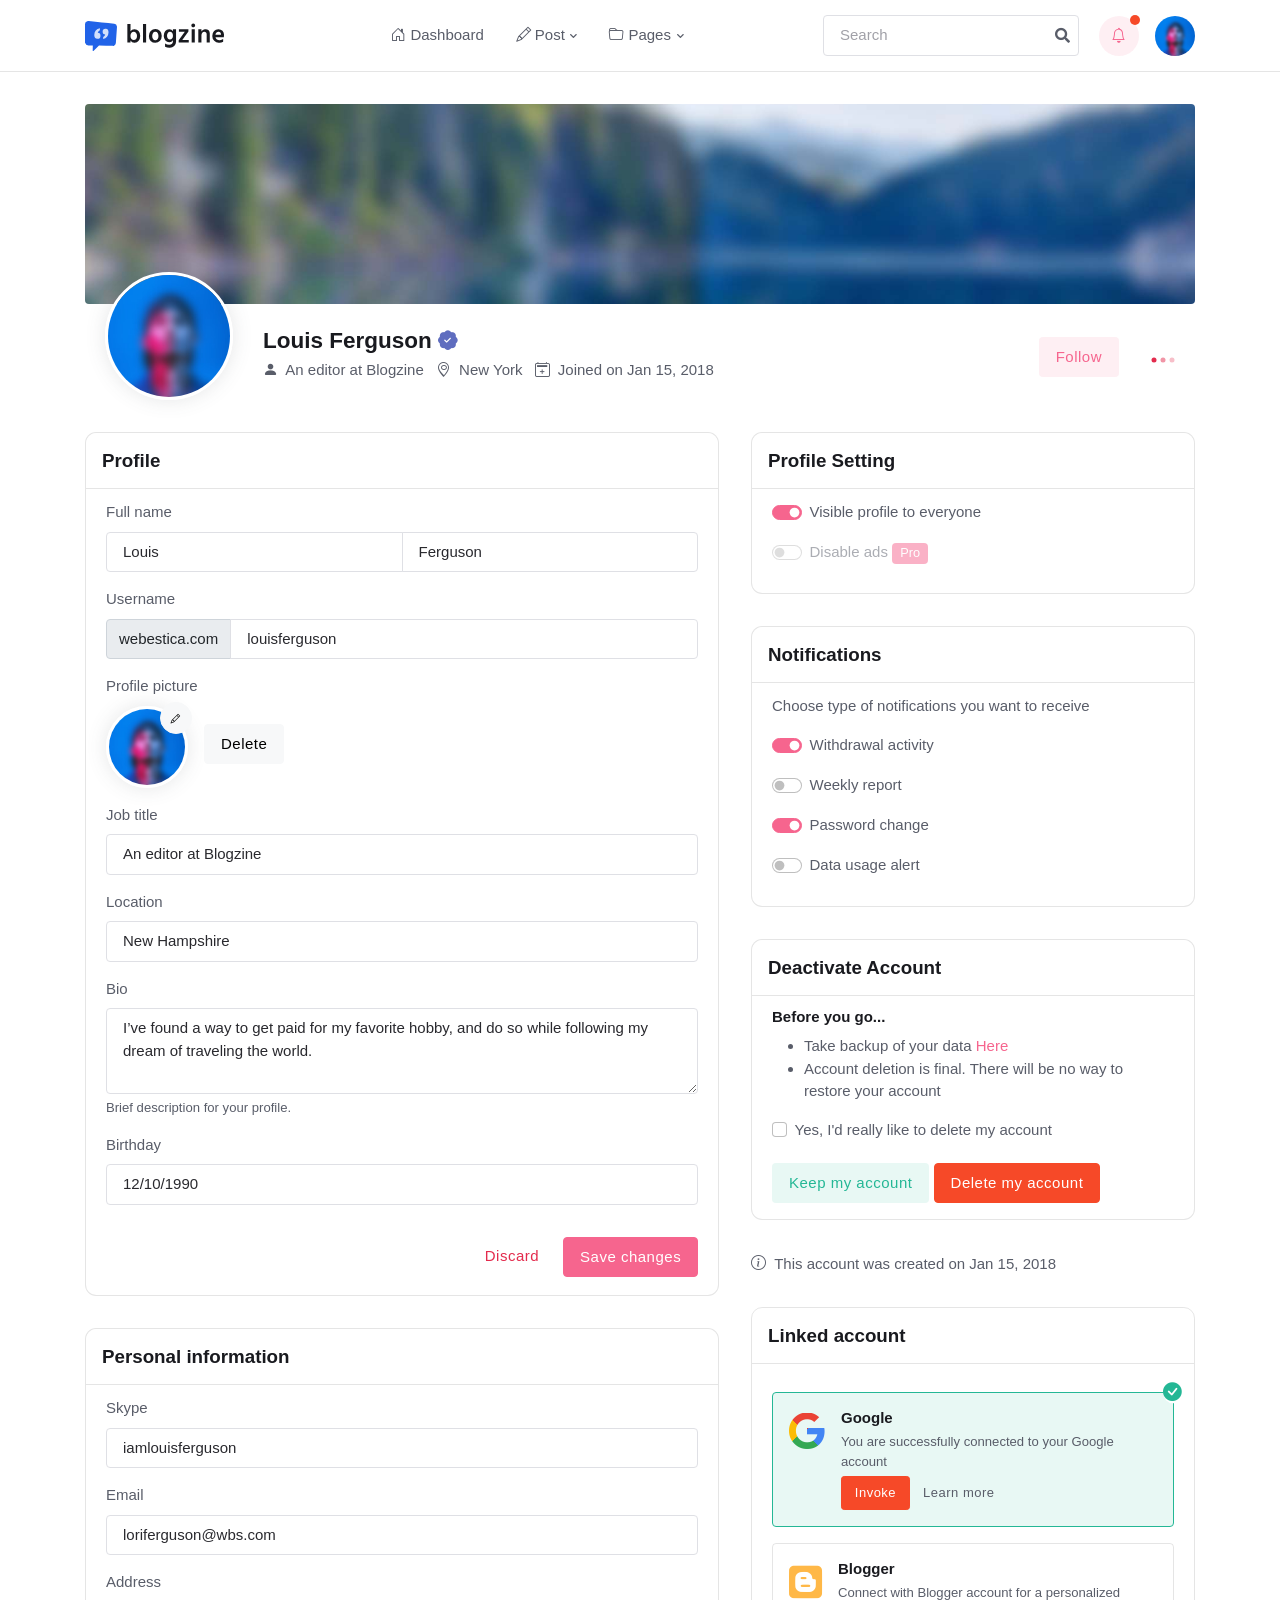
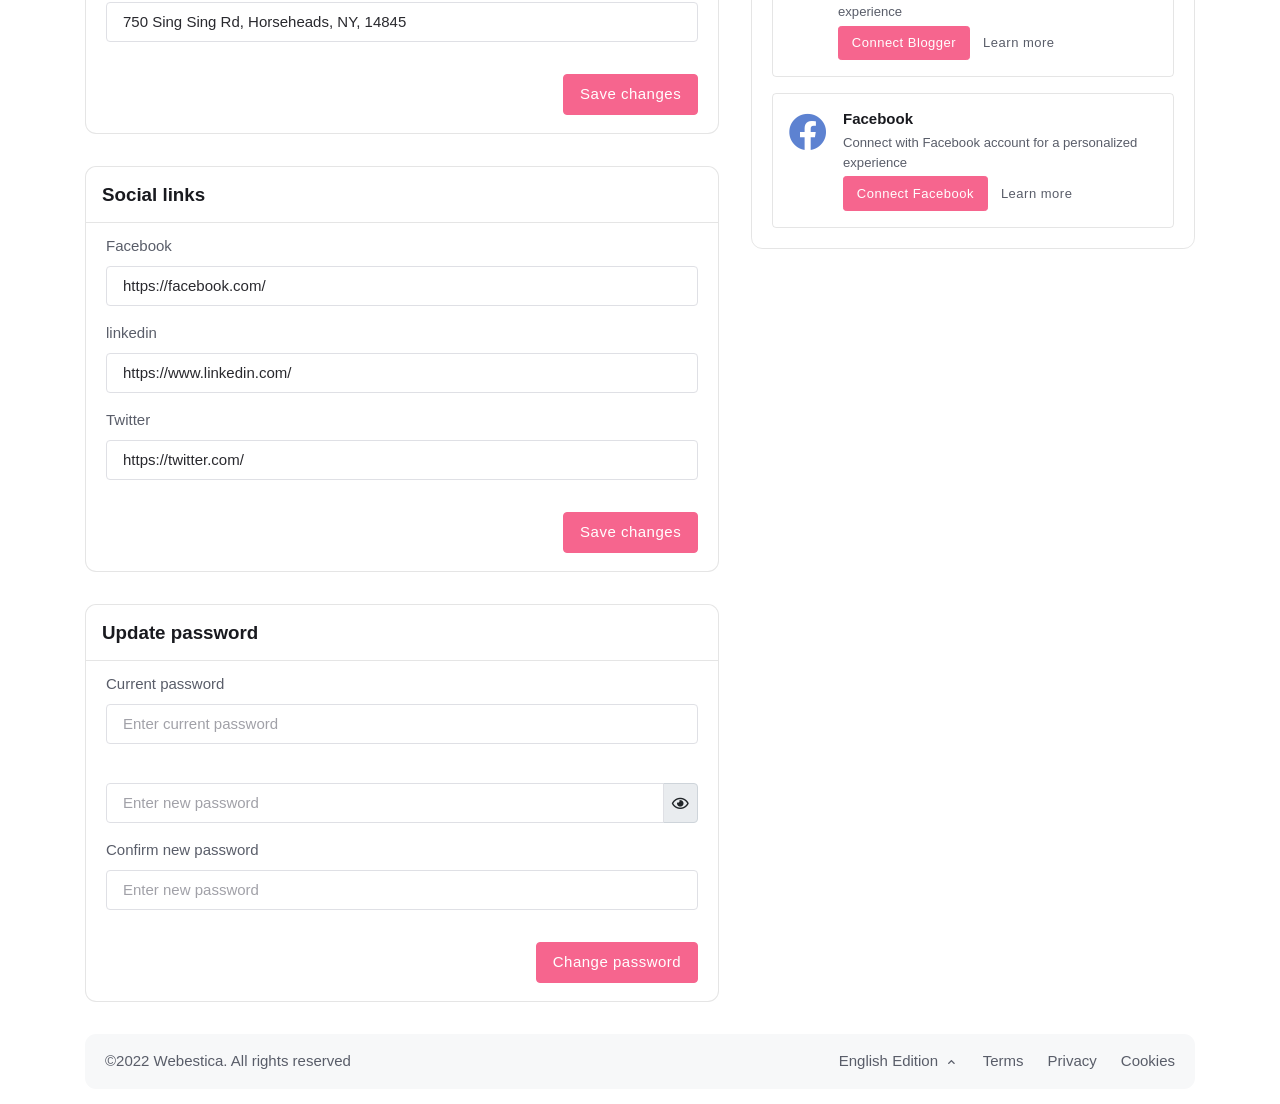
<file: dashboard-edit-profile.html>
<!DOCTYPE html>
<html lang="en">
<head>
	<title>Blogzine - Blog and Magazine Bootstrap 5 Theme</title>

	<!-- Meta Tags -->
	<meta charset="utf-8">
	<meta name="viewport" content="width=device-width, initial-scale=1, shrink-to-fit=no">
	<meta name="author" content="Webestica.com">
	<meta name="description" content="Bootstrap based News, Magazine and Blog Theme">

	<!-- Favicon -->
	<link rel="shortcut icon" href="assets/images/favicon.ico">

	<!-- Google Font -->
	<link rel="preconnect" href="https://fonts.gstatic.com">
	<link href="https://fonts.googleapis.com/css2?family=Nunito+Sans:wght@400;700&family=Rubik:wght@400;500;700&display=swap" rel="stylesheet">

	<!-- Plugins CSS -->
	<link rel="stylesheet" type="text/css" href="assets/vendor/font-awesome/css/all.min.css">
	<link rel="stylesheet" type="text/css" href="assets/vendor/bootstrap-icons/bootstrap-icons.css">
	<link rel="stylesheet" type="text/css" href="assets/vendor/apexcharts/css/apexcharts.css">
  <link rel="stylesheet" type="text/css" href="assets/vendor/quill/css/quill.snow.css">

	<!-- Theme CSS -->
	<link id="style-switch" rel="stylesheet" type="text/css" href="assets/css/style.css">

</head>

<body>

<!-- =======================
Header START -->
<header class="navbar-light navbar-sticky header-static border-bottom navbar-dashboard">
	<!-- Logo Nav START -->
	<nav class="navbar navbar-expand-xl">
		<div class="container">
			<!-- Logo START -->
			<a class="navbar-brand me-3" href="index.html">
				<img class="navbar-brand-item light-mode-item" src="assets/images/logo.svg" alt="logo">			
				<img class="navbar-brand-item dark-mode-item" src="assets/images/logo-light.svg" alt="logo">			
			</a>
			<!-- Logo END -->

			<!-- Responsive navbar toggler -->
			<button class="navbar-toggler ms-auto" type="button" data-bs-toggle="collapse" data-bs-target="#navbarCollapse" aria-controls="navbarCollapse" aria-expanded="false" aria-label="Toggle navigation">
				<span class="text-body h6 d-none d-sm-inline-block">Menu</span>
				<span class="navbar-toggler-icon"></span>
			</button>

			<!-- Main navbar START -->
			<div class="collapse navbar-collapse" id="navbarCollapse">
				<ul class="navbar-nav navbar-nav-scroll mx-auto">

					<!-- Nav item 1 Demos -->
					<li class="nav-item"><a class="nav-link" href="dashboard.html"><i class="bi bi-house-door me-1"></i>Dashboard</a></li>

					<!-- Nav item 2 Post -->
					<li class="nav-item dropdown">
						<a class="nav-link dropdown-toggle" href="#" id="postMenu" data-bs-toggle="dropdown" aria-haspopup="true" aria-expanded="false"><i class="bi bi-pencil me-1"></i>Post</a>
						<ul class="dropdown-menu" aria-labelledby="postMenu">
							<!-- dropdown submenu -->
							<li> <a class="dropdown-item" href="dashboard-post-list.html">Post List</a> </li>
							<li> <a class="dropdown-item" href="dashboard-post-categories.html">Post Categories</a> </li>
							<li> <a class="dropdown-item" href="dashboard-post-create.html">Create a Post</a> </li>
							<li> <a class="dropdown-item" href="dashboard-post-edit.html">Edit Post</a> </li>
						</ul>
					</li>

					<!-- Nav item 3 Pages -->
					<li class="nav-item dropdown">
						<a class="nav-link dropdown-toggle" href="#" id="pagesMenu" data-bs-toggle="dropdown" aria-haspopup="true" aria-expanded="false"><i class="bi bi-folder me-1"></i>Pages</a>
						<ul class="dropdown-menu" aria-labelledby="pagesMenu">
							<li> <a class="dropdown-item" href="dashboard-author-list.html">Author List</a></li>
							<li> <a class="dropdown-item" href="dashboard-author-single.html">Author Single</a></li>
							<li> <a class="dropdown-item" href="dashboard-edit-profile.html">Edit Profile</a></li>
							<li> <a class="dropdown-item" href="dashboard-reviews.html">Reviews</a></li>
							<li> <a class="dropdown-item" href="dashboard-settings.html">Settings</a></li>
							<li class="dropdown-divider"></li>
							<li> <a class="dropdown-item" href="https://support.webestica.com/" target="_blank"> <i class="text-warning fa-fw bi bi-life-preserver me-2"></i>Support</a></li>
							<li> <a class="dropdown-item" href="docs/index.html" target="_blank"> <i class="text-danger fa-fw bi bi-card-text me-2"></i>Documentation</a></li>
							<li class="dropdown-divider"></li>
							<li><a class="dropdown-item" href="https://blogzine.webestica.com/rtl" target="_blank"> <i class="text-info fa-fw bi bi-toggle-off me-2"></i>RTL demo</a></li>
							<li><a class="dropdown-item" href="https://themes.getbootstrap.com/store/webestica/" target="_blank"> <i class="text-success fa-fw bi bi-cloud-download-fill me-2"></i>Buy blogzine!</a> </li>
						</ul>
					</li>
				</ul>
				
				<!-- Search dropdown START -->
				<div class="nav my-3 my-xl-0 px-4 px-lg-1 flex-nowrap align-items-center">
					<div class="nav-item w-100">
						<form class="position-relative">
							<input class="form-control pe-5 bg-transparent" type="search" placeholder="Search" aria-label="Search">
							<button class="btn bg-transparent border-0 px-2 py-0 position-absolute top-50 end-0 translate-middle-y" type="submit"><i class="fas fa-search fs-6 "></i></button>
						</form>
					</div>
				</div>
				<!-- Search dropdown END -->
			</div>
		  <!-- Main navbar END -->

			<!-- Nav right START -->
			<div class="nav flex-nowrap align-items-center">

				<!-- Notification dropdown START -->
				<div class="nav-item ms-2 ms-md-3 dropdown">
					<!-- Notification button -->
					<a class="btn btn-primary-soft btn-round mb-0" href="#" role="button" data-bs-toggle="dropdown" aria-expanded="false" data-bs-auto-close="outside">
						<i class="bi bi-bell fa-fw"></i>
					</a>
					<!-- Notification dote -->
					<span class="notif-badge animation-blink"></span>

					<!-- Notification dropdown menu START -->
					<div class="dropdown-menu dropdown-animation dropdown-menu-end dropdown-menu-size-md p-0 shadow-lg border-0">
						<div class="card bg-transparent">
							<div class="card-header bg-transparent border-bottom p-3 d-flex justify-content-between align-items-center">
								<h6 class="m-0">Notifications <span class="badge bg-danger bg-opacity-10 text-danger ms-2">2 new</span></h6>
								<a class="small" href="#">Clear all</a>
							</div>
							<div class="card-body p-0">
								<ul class="list-group list-unstyled list-group-flush">
									<!-- Notif item -->
									<li>
										<a href="#" class="list-group-item-action border-0 border-bottom d-flex p-3">
											<div class="me-3">
												<div class="avatar avatar-sm">
													<img class="avatar-img rounded-circle" src="assets/images/avatar/08.jpg" alt="avatar">
												</div>
											</div>
											<div>
                        <h6 class="mb-1">12 new members joined</h6>
												<span class="small"> <i class="bi bi-clock"></i> 3 min ago</span>
											</div>
										</a>
									</li>

									<!-- Notif item -->
									<li>
										<a href="#" class="list-group-item-action border-0 border-bottom d-flex p-3">
											<div class="me-3">
												<div class="avatar avatar-sm">
													<img class="avatar-img rounded-circle" src="assets/images/avatar/02.jpg" alt="avatar">
												</div>
											</div>
											<div>
												<h6 class="mb-1">Larry Lawson deleted account</h6>
												<span class="small"> <i class="bi bi-clock"></i> 6 min ago</span>
											</div>
										</a>
									</li>

									<!-- Notif item -->
									<li>
										<a href="#" class="list-group-item-action border-0 border-bottom d-flex p-3">
											<div class="me-3">
												<div class="avatar avatar-sm">
													<img class="avatar-img rounded-circle" src="assets/images/avatar/05.jpg" alt="avatar">
												</div>
											</div>
											<div>
												<h6 class="mb-1">Byan commented on your post</h6>
												<span class="small"> <i class="bi bi-clock"></i> 10 min ago</span>
											</div>
										</a>
									</li>

									<!-- Notif item -->
									<li>
										<a href="#" class="list-group-item-action border-0 border-bottom d-flex p-3">
											<div class="me-3">
												<div class="avatar avatar-sm">
													<img class="avatar-img rounded-circle" src="assets/images/avatar/03.jpg" alt="avatar">
												</div>
											</div>
											<div>
												<h6 class="mb-1">Settings updated</h6>
												<span class="small"> <i class="bi bi-clock"></i> Yesterday</span>
											</div>
										</a>
									</li>
								</ul>
							</div>
							<!-- Button -->
							<div class="card-footer bg-transparent border-0 py-3 text-center position-relative">
								<a href="#" class="stretched-link">See all incoming activity</a>
							</div>
						</div>
					</div>
					<!-- Notification dropdown menu END -->
				</div>
				<!-- Notification dropdown END -->

				<!-- Profile dropdown START -->
				<div class="nav-item ms-2 ms-md-3 dropdown">
					<!-- Avatar -->
					<a class="avatar avatar-sm p-0" href="#" id="profileDropdown2" role="button" data-bs-auto-close="outside" data-bs-display="static" data-bs-toggle="dropdown" aria-expanded="false">
						<img class="avatar-img rounded-circle" src="assets/images/avatar/03.jpg" alt="avatar">
					</a>

					<!-- Profile dropdown START -->
					<ul class="dropdown-menu dropdown-animation dropdown-menu-end shadow pt-3" aria-labelledby="profileDropdown2">
						<!-- Profile info -->
						<li class="px-3">
							<div class="d-flex align-items-center">
								<!-- Avatar -->
								<div class="avatar me-3">
									<img class="avatar-img rounded-circle shadow" src="assets/images/avatar/03.jpg" alt="avatar">
								</div>
								<div>
									<a class="h6 mt-2 mt-sm-0" href="#"> Louis Ferguson</a>
									<p class="small m-0">example@gmail.com</p>
								</div>
							</div>
							<hr>
						</li>
						<!-- Links -->
						<li><a class="dropdown-item" href="#"><i class="bi bi-person fa-fw me-2"></i>Edit Profile</a></li>
						<li><a class="dropdown-item" href="#"><i class="bi bi-gear fa-fw me-2"></i>Account Settings</a></li>
						<li><a class="dropdown-item" href="#"><i class="bi bi-info-circle fa-fw me-2"></i>Help</a></li>
						<li><a class="dropdown-item" href="#"><i class="bi bi-power fa-fw me-2"></i>Sign Out</a></li>
						<li class="dropdown-divider mb-3"></li>
						<li>
							<div class="dropdown-item">
								<div class="modeswitch m-0" id="darkModeSwitch">
									<div class="switch"></div>
								</div>
							</div>
						</li>
					</ul>
					<!-- Profile dropdown END -->
				</div>
				<!-- Profile dropdown END -->

			<!-- Nav right END -->
			</div>
		</div>
	</nav>
	<!-- Logo Nav END -->
</header>
<!-- =======================
Header END -->

<!-- **************** MAIN CONTENT START **************** -->
<main>

<!-- =======================
Main contain START -->
<section class="py-4">
	<div class="container">
	 
    <div class="row g-4">
      <!-- Profile cover and info START -->
      <div class="col-12">
        <div class="card mb-4 position-relative z-index-9">
          <!-- Cover image -->
          <div class="py-5 h-200 rounded" style="background-image:url(assets/images/blog/16by9/big/07.jpg); background-position: center bottom; background-size: cover; background-repeat: no-repeat;">
          </div>
          <div class="card-body pt-3 pb-0">
            <div class="row d-flex justify-content-between">
              <!-- Avatar -->
              <div class="col-sm-12 col-md-auto text-center text-md-start">
                <div class="avatar avatar-xxl mt-n5">
                  <img class="avatar-img rounded-circle border border-white border-3 shadow" src="assets/images/avatar/03.jpg" alt="">
                </div>
              </div>
              <!-- Profile info -->
              <div class="col-sm-12 col-md text-center text-md-start d-md-flex justify-content-between align-items-center">
                <div>
                  <h4 class="my-1">Louis Ferguson <i class="bi bi-patch-check-fill text-info small"></i></h4>
                  <ul class="list-inline">
                    <li class="list-inline-item"><i class="bi bi-person-fill me-1"></i> An editor at Blogzine</li>
                    <li class="list-inline-item"><i class="bi bi-geo-alt me-1"></i> New York</li>
                    <li class="list-inline-item"><i class="bi bi-calendar2-plus me-1"></i> Joined on Jan 15, 2018</li>
                  </ul>
                  <p class="m-0"></p>
                </div>
                <!-- Links -->
                <div class="d-flex align-items-center justify-content-center justify-content-md-end">
                  <a href="#" class="btn btn-primary-soft me-3">Follow</a>
                  <!-- Card action START -->
                  <div class="dropdown ms-3">
                    <a class="text-secondary" href="#" id="profileDropdown" role="button" data-bs-toggle="dropdown" data-bs-auto-close="outside" aria-expanded="false">
                      <!-- Dropdown Icon -->
                      <svg width="24" height="24" viewBox="0 0 24 24" fill="none" xmlns="http://www.w3.org/2000/svg">
                        <circle fill="currentColor" cx="3" cy="12" r="2.5"></circle>
                        <circle fill="currentColor" opacity="0.5" cx="12" cy="12" r="2.5"></circle>
                        <circle fill="currentColor" opacity="0.3" cx="21" cy="12" r="2.5"></circle>
                      </svg>
                    </a>               
                    <ul class="dropdown-menu dropdown-menu-end" aria-labelledby="profileDropdown">
                      <li><a class="dropdown-item" href="#"><i class="bi bi-share me-2 fw-icon"></i>Share profile</a></li>
                      <li><a class="dropdown-item" href="#"><i class="bi bi-volume-mute me-2 fw-icon"></i>Mute notification</a></li>
                      <li><a class="dropdown-item text-danger" href="#"><i class="bi bi-slash-circle me-2 fw-icon"></i>Delete profile</a></li>
                      <li><hr class="dropdown-divider"></li>
                      <li><a class="dropdown-item" href="#"><i class="bi bi-flag me-2 fw-icon"></i>Report a bug</a></li>
                    </ul>
                  </div>
                  <!-- Card action END -->
                </div>
              </div>
            </div>
          </div>
        </div>
      </div>
      <!-- Profile info END -->
    </div>

    <div class="row g-4">
      <!-- Left sidebar START -->
      <div class="col-lg-7 col-xxl-8">
        <!-- Profile START -->
        <div class="card border mb-4">
          <div class="card-header border-bottom p-3">
            <h5 class="card-header-title mb-0">Profile</h5>
          </div>
          <div class="card-body">
            <!-- Full name -->
            <div class="mb-3">
              <label class="form-label">Full name</label>
              <div class="input-group">
                <input type="text" class="form-control" value="Louis" placeholder="First name">
                <input type="text" class="form-control" value="Ferguson" placeholder="Last name">
              </div>
            </div>
            <!-- Username -->
            <div class="mb-3">
              <label class="form-label">Username</label>
              <div class="input-group">
                <span class="input-group-text">webestica.com</span>
                <input type="text" class="form-control" value="louisferguson">
              </div>
            </div>
            <!-- Profile picture -->
            <div class="mb-3">
              <label class="form-label">Profile picture</label>
              <!-- Avatar upload START -->
              <div class="d-flex align-items-center">
                <div class="position-relative me-3">
                  <!-- Avatar edit -->
                  <div class="position-absolute top-0 end-0  z-index-9">
                    <a class="btn btn-sm btn-light btn-round mb-0 mt-n1 me-n1" href="#"> <i class="bi bi-pencil"></i> </a>
                  </div>
                  <!-- Avatar preview -->
                  <div class="avatar avatar-xl">
                    <img class="avatar-img rounded-circle border border-white border-3 shadow" src="assets/images/avatar/03.jpg" alt="">
                  </div>
                </div>
                <!-- Avatar remove button -->
                <div class="avatar-remove">
                  <button type="button" class="btn btn-light">Delete</button>
                </div>
              </div>
              <!-- Avatar upload END -->
            </div>
            <!-- Job title -->
            <div class="mb-3">
              <label class="form-label">Job title</label>
              <input class="form-control" type="text" value="An editor at Blogzine">
            </div>
            <!-- Location -->
            <div class="mb-3">
              <label class="form-label">Location</label>
              <input class="form-control" type="text" value="New Hampshire">
            </div>
            <!-- Bio -->
            <div class="mb-3">
              <label class="form-label">Bio</label>
              <textarea class="form-control" rows="3">I’ve found a way to get paid for my favorite hobby, and do so while following my dream of traveling the world.</textarea>
              <div class="form-text">Brief description for your profile.</div> 
            </div>
            <!-- Birthday -->
            <div>
              <label class="form-label">Birthday</label>
              <input type="text" class="form-control flatpickr-input" placeholder="DD/MM/YYYY" value="12/10/1990">
            </div>
            <!-- Save button -->
            <div class="d-flex justify-content-end mt-4">
              <a href="#" class="btn text-secondary border-0 me-2">Discard</a>
              <a href="#" class="btn btn-primary">Save changes</a>
            </div>
          </div>
        </div>
        <!-- Profile END -->

        <!-- Personal information START -->
        <div class="card border mb-4">
          <div class="card-header border-bottom p-3">
            <h5 class="card-header-title mb-0">Personal information</h5>
          </div>
          <div class="card-body">
            <!-- Skype -->
            <div class="mb-3">
              <label class="form-label">Skype</label>
              <input class="form-control" type="text" value="iamlouisferguson">
            </div>
            <!-- Email -->
            <div class="mb-3">
              <label class="form-label">Email</label>
              <input class="form-control" type="email" value="loriferguson@wbs.com">
            </div>
            <!-- Address -->
            <div class="mb-3">
              <label class="form-label">Address</label>
              <input class="form-control" type="text" value="750 Sing Sing Rd, Horseheads, NY, 14845 ">
            </div>
            <!-- Save button -->
            <div class="d-flex justify-content-end mt-4">
              <a href="#" class="btn btn-primary">Save changes</a>
            </div>
          </div>
        </div>
        <!-- Personal information END -->

        <!-- Social links START -->
        <div class="card border mb-4">
          <div class="card-header border-bottom p-3">
            <h5 class="card-header-title mb-0"> Social links</h5>
          </div>
          <div class="card-body">
            <!-- Skype -->
            <div class="mb-3">
              <label class="form-label">Facebook</label>
              <input class="form-control" type="text" value="https://facebook.com/">
            </div>
            <!-- Email -->
            <div class="mb-3">
              <label class="form-label">linkedin</label>
              <input class="form-control" type="email" value="https://www.linkedin.com/">
            </div>
            <!-- Address -->
            <div class="mb-3">
              <label class="form-label">Twitter</label>
              <input class="form-control" type="text" value="https://twitter.com/ ">
            </div>
            <!-- Save button -->
            <div class="d-flex justify-content-end mt-4">
              <a href="#" class="btn btn-primary">Save changes</a>
            </div>
          </div>
        </div>
        <!-- Social links END -->

        <!-- Update password START -->
        <div class="card border">
          <div class="card-header border-bottom p-3">
            <h5 class="card-header-title mb-0">Update password</h5>
          </div>
          <div class="card-body">
            <div class="mb-3">
              <label class="form-label">Current password</label>
              <input class="form-control" type="password" placeholder="Enter current password">
            </div>
            <!-- New password -->
            <div class="mb-3">
              <label class="form-label" id="psw-strength-message"></label>
              <div class="input-group">
                <input class="form-control fakepassword" type="password" id="psw-input" placeholder="Enter new password">
                <span class="input-group-text p-0">
                  <i class="fakepasswordicon far fa-eye cursor-pointer p-2 w-40px"></i>
                </span>
              </div>
              <div class="rounded mt-1" id="psw-strength"></div>
            </div>
            <!-- New password -->
            <div>
              <label class="form-label">Confirm new password</label>
              <input class="form-control" type="password" placeholder="Enter new password">
            </div>
            <div class="d-flex justify-content-end mt-4">
              <a href="#" class="btn btn-primary">Change password</a>
            </div>
          </div>
        </div>
      </div>
      <!-- Left sidebar END -->

      <!-- Right sidebar START -->
      <div class="col-lg-5 col-xxl-4">
        <!-- Profile Setting START -->
        <div class="card border mb-4">
          <div class="card-header border-bottom p-3">
            <h5 class="card-header-title mb-0">Profile Setting</h5>
          </div>
          <div class="card-body">
            <div class="form-check form-switch form-check-md mb-3">
              <input class="form-check-input" type="checkbox" id="availabilityCheck" checked="">
              <label class="form-check-label" for="availabilityCheck">Visible profile to everyone</label>
            </div>
            <div class="form-check form-switch form-check-md mb-3">
              <input class="form-check-input" type="checkbox" id="proCheck" disabled="">
              <label class="form-check-label" for="proCheck">Disable ads <span class="badge bg-primary align-middle">Pro</span></label>
            </div>
          </div>
        </div>
        <!-- Profile Setting END -->

        <!-- Notifications START -->
        <div class="card border mb-4">
          <div class="card-header border-bottom p-3">
            <h5 class="card-header-title mb-0">Notifications</h5>
          </div>
          <!-- Card body START -->
          <div class="card-body">
            <p>Choose type of notifications you want to receive</p>
            <div class="form-check form-switch form-check-md mb-3">
              <input class="form-check-input" type="checkbox" id="withdrawalCheck" checked="">
              <label class="form-check-label" for="withdrawalCheck">Withdrawal activity</label>
            </div>
            <div class="form-check form-switch form-check-md mb-3">
              <input class="form-check-input" type="checkbox" id="weeklyCheck">
              <label class="form-check-label" for="weeklyCheck">Weekly report</label>
            </div>
            <div class="form-check form-switch form-check-md mb-3">
              <input class="form-check-input" type="checkbox" id="passwordCheck" checked="">
              <label class="form-check-label" for="passwordCheck">Password change</label>
            </div>
            <div class="form-check form-switch form-check-md mb-3">
              <input class="form-check-input" type="checkbox" id="dataCheck">
              <label class="form-check-label" for="dataCheck">Data usage alert</label>
            </div>
          </div>
        <!-- Card body END -->
        </div>
        <!-- Notifications START -->

        <!-- Deactivate account START -->
        <div class="card border mb-4">
          <div class="card-header border-bottom p-3">
            <h5 class="card-header-title mb-0">Deactivate Account</h5>
          </div>
          <div class="card-body">
            <h6>Before you go...</h6>
            <ul>
              <li>Take backup of your data <a href="#">Here</a> </li>
              <li>Account deletion is final. There will be no way to restore your account</li>
            </ul>
            <div class="form-check form-check-md my-3">
              <input class="form-check-input" type="checkbox" value="" id="deleteaccountCheck">
              <label class="form-check-label" for="deleteaccountCheck">Yes, I'd really like to delete my account</label>
            </div>
            <a href="#" class="btn btn-success-soft my-1">Keep my account</a>
            <a href="#" class="btn btn-danger my-1">Delete my account</a>
          </div>
        </div>
        <!-- Deactivate account START -->
        <p><i class="bi bi-info-circle me-2"></i>This account was created on Jan 15, 2018</p>

        <div class="card bg-transparent border rounded-3 mt-4">
          <!-- Card header -->
          <div class="card-header bg-transparent border-bottom p-3">
            <h5 class="card-header-title mb-0">Linked account</h5>
          </div>
          <!-- Card body START -->
          <div class="card-body">
            <!-- Google -->
            <div class="position-relative mb-3 mt-3 d-sm-flex bg-success bg-opacity-10 border border-success p-3 rounded">
              <!-- Title and content -->
              <h2 class="fs-1 mb-0 me-3"><i class="fab fa-google text-google-icon"></i></h2>
              <div>
                <div class="position-absolute top-0 start-100 translate-middle bg-white rounded-circle lh-1 h-20px">
                  <i class="bi bi-check-circle-fill text-success fs-5"></i>
                </div>
                  <h6 class="mb-1">Google</h6>
                  <p class="mb-1 small">You are successfully connected to your Google account</p>
                  <!-- Button -->
                  <button type="button" class="btn btn-sm btn-danger mb-0 me-2">Invoke</button>
                  <a href="#" class="btn btn-sm btn-link text-body mb-0">Learn more</a>
              </div>
            </div>

            <!-- Blogger -->
            <div class="mb-3 d-sm-flex border p-3 rounded">
              <!-- Title and content -->
              <h2 class="fs-1 mb-0 me-3"><i class="fab fa-blogger text-warning"></i></h2>
              <div>
                <h6 class="mb-1">Blogger</h6>
                <p class="mb-1 small">Connect with Blogger account for a personalized experience</p>
                <!-- Button -->
                <button type="button" class="btn btn-sm btn-primary mb-0 me-2">Connect Blogger </button>
                <a href="#" class="btn btn-sm btn-link text-body mb-0">Learn more</a>
              </div>
            </div>

            <!-- Facebook -->
            <div class="d-sm-flex border p-3 rounded mb-2">
              <!-- Title and content -->
              <h2 class="fs-1 mb-0 me-3"><i class="fab fa-facebook text-facebook"></i></h2>
              <div>
                <h6 class="mb-1">Facebook</h6>
                <p class="mb-1 small">Connect with Facebook account for a personalized experience</p>
                <!-- Button -->
                <button type="button" class="btn btn-sm btn-primary mb-0 me-2">Connect Facebook</button>
                <a href="#" class="btn btn-sm btn-link text-body mb-0">Learn more</a>
              </div>
            </div>
          </div>
          <!-- Card body END -->
        </div>
      </div>
    </div>
	</div>
</section>
<!-- =======================
Main contain END -->

</main>
<!-- **************** MAIN CONTENT END **************** -->

<!-- =======================
Footer START -->
<footer class="mb-3">
  <div class="container">
    <div class="card card-body bg-light">
      <div class="row align-items-center justify-content-between">
        <div class="col-lg-6">
          <!-- Copyright -->
          <div class="text-center text-lg-start">©2022 <a href="https://www.webestica.com/" class="text-reset btn-link" target="_blank">Webestica</a>. All rights reserved
          </div>
        </div>
        <div class="col-lg-6 d-sm-flex align-items-center justify-content-center justify-content-lg-end">
          <!-- Language switcher -->
          <div class="dropup me-0 me-sm-3 mt-3 mt-md-0 text-center text-sm-end">
            <a class="dropdown-toggle text-body" href="#" role="button" id="languageSwitcher" data-bs-toggle="dropdown" aria-expanded="false">
              English Edition
            </a>
            <ul class="dropdown-menu min-w-auto" aria-labelledby="languageSwitcher">
              <li><a class="dropdown-item" href="#">English</a></li>
              <li><a class="dropdown-item" href="#">German </a></li>
              <li><a class="dropdown-item" href="#">French</a></li>
            </ul>
          </div>
          <!-- Links -->
          <ul class="nav text-center text-sm-end justify-content-center justify-content-center mt-3 mt-md-0">
            <li class="nav-item"><a class="nav-link" href="#">Terms</a></li>
            <li class="nav-item"><a class="nav-link" href="#">Privacy</a></li>
            <li class="nav-item"><a class="nav-link pe-0" href="#">Cookies</a></li>
          </ul>
        </div>
      </div>
    </div>
  </div>
</footer>
<!-- =======================
Footer END -->

<!-- Back to top -->
<div class="back-top"><i class="bi bi-arrow-up-short"></i></div>

<!-- =======================
JS libraries, plugins and custom scripts -->

<!-- Bootstrap JS -->
<script src="assets/vendor/bootstrap/dist/js/bootstrap.bundle.min.js"></script>

<!-- Vendors -->
<script src="assets/vendor/apexcharts/js/apexcharts.min.js"></script>
<script src="assets/vendor/quill/js/quill.min.js"></script>

<!-- Template Functions -->
<script src="assets/js/functions.js"></script>

</body>
</html>
</file>
<file: assets/vendor/tiny-slider/tiny-slider.css>
.tns-outer{padding:0 !important}.tns-outer [hidden]{display:none !important}.tns-outer [aria-controls],.tns-outer [data-action]{cursor:pointer}.tns-slider{-webkit-transition:all 0s;-moz-transition:all 0s;transition:all 0s}.tns-slider>.tns-item{-webkit-box-sizing:border-box;-moz-box-sizing:border-box;box-sizing:border-box}.tns-horizontal.tns-subpixel{white-space:nowrap}.tns-horizontal.tns-subpixel>.tns-item{display:inline-block;vertical-align:top;white-space:normal}.tns-horizontal.tns-no-subpixel:after{content:'';display:table;clear:both}.tns-horizontal.tns-no-subpixel>.tns-item{float:left}.tns-horizontal.tns-carousel.tns-no-subpixel>.tns-item{margin-right:-100%}.tns-no-calc{position:relative;left:0}.tns-gallery{position:relative;left:0;min-height:1px}.tns-gallery>.tns-item{position:absolute;left:-100%;-webkit-transition:transform 0s, opacity 0s;-moz-transition:transform 0s, opacity 0s;transition:transform 0s, opacity 0s}.tns-gallery>.tns-slide-active{position:relative;left:auto !important}.tns-gallery>.tns-moving{-webkit-transition:all 0.25s;-moz-transition:all 0.25s;transition:all 0.25s}.tns-autowidth{display:inline-block}.tns-lazy-img{-webkit-transition:opacity 0.6s;-moz-transition:opacity 0.6s;transition:opacity 0.6s;opacity:0.6}.tns-lazy-img.tns-complete{opacity:1}.tns-ah{-webkit-transition:height 0s;-moz-transition:height 0s;transition:height 0s}.tns-ovh{overflow:hidden}.tns-visually-hidden{position:absolute;left:-10000em}.tns-transparent{opacity:0;visibility:hidden}.tns-fadeIn{opacity:1;filter:alpha(opacity=100);z-index:0}.tns-normal,.tns-fadeOut{opacity:0;filter:alpha(opacity=0);z-index:-1}.tns-vpfix{white-space:nowrap}.tns-vpfix>div,.tns-vpfix>li{display:inline-block}.tns-t-subp2{margin:0 auto;width:310px;position:relative;height:10px;overflow:hidden}.tns-t-ct{width:2333.3333333%;width:-webkit-calc(100% * 70 / 3);width:-moz-calc(100% * 70 / 3);width:calc(100% * 70 / 3);position:absolute;right:0}.tns-t-ct:after{content:'';display:table;clear:both}.tns-t-ct>div{width:1.4285714%;width:-webkit-calc(100% / 70);width:-moz-calc(100% / 70);width:calc(100% / 70);height:10px;float:left}
</file>
<file: assets/vendor/plyr/plyr.css>
@charset "UTF-8";@keyframes plyr-progress{to{background-position:25px 0;background-position:var(--plyr-progress-loading-size,25px) 0}}@keyframes plyr-popup{0%{opacity:.5;transform:translateY(10px)}to{opacity:1;transform:translateY(0)}}@keyframes plyr-fade-in{0%{opacity:0}to{opacity:1}}.plyr{-moz-osx-font-smoothing:grayscale;-webkit-font-smoothing:antialiased;align-items:center;direction:ltr;display:flex;flex-direction:column;font-family:inherit;font-family:var(--plyr-font-family,inherit);font-variant-numeric:tabular-nums;font-weight:400;font-weight:var(--plyr-font-weight-regular,400);line-height:1.7;line-height:var(--plyr-line-height,1.7);max-width:100%;min-width:200px;position:relative;text-shadow:none;transition:box-shadow .3s ease;z-index:0}.plyr audio,.plyr iframe,.plyr video{display:block;height:100%;width:100%}.plyr button{font:inherit;line-height:inherit;width:auto}.plyr:focus{outline:0}.plyr--full-ui{box-sizing:border-box}.plyr--full-ui *,.plyr--full-ui :after,.plyr--full-ui :before{box-sizing:inherit}.plyr--full-ui a,.plyr--full-ui button,.plyr--full-ui input,.plyr--full-ui label{touch-action:manipulation}.plyr__badge{background:#4a5464;background:var(--plyr-badge-background,#4a5464);border-radius:2px;border-radius:var(--plyr-badge-border-radius,2px);color:#fff;color:var(--plyr-badge-text-color,#fff);font-size:9px;font-size:var(--plyr-font-size-badge,9px);line-height:1;padding:3px 4px}.plyr--full-ui ::-webkit-media-text-track-container{display:none}.plyr__captions{animation:plyr-fade-in .3s ease;bottom:0;display:none;font-size:13px;font-size:var(--plyr-font-size-small,13px);left:0;padding:10px;padding:var(--plyr-control-spacing,10px);position:absolute;text-align:center;transition:transform .4s ease-in-out;width:100%}.plyr__captions span:empty{display:none}@media(min-width:480px){.plyr__captions{font-size:15px;font-size:var(--plyr-font-size-base,15px);padding:20px;padding:calc(var(--plyr-control-spacing,10px)*2)}}@media(min-width:768px){.plyr__captions{font-size:18px;font-size:var(--plyr-font-size-large,18px)}}.plyr--captions-active .plyr__captions{display:block}.plyr:not(.plyr--hide-controls) .plyr__controls:not(:empty)~.plyr__captions{transform:translateY(-40px);transform:translateY(calc(var(--plyr-control-spacing,10px)*-4))}.plyr__caption{background:rgba(0,0,0,.8);background:var(--plyr-captions-background,rgba(0,0,0,.8));border-radius:2px;-webkit-box-decoration-break:clone;box-decoration-break:clone;color:#fff;color:var(--plyr-captions-text-color,#fff);line-height:185%;padding:.2em .5em;white-space:pre-wrap}.plyr__caption div{display:inline}.plyr__control{background:0 0;border:0;border-radius:3px;border-radius:var(--plyr-control-radius,3px);color:inherit;cursor:pointer;flex-shrink:0;overflow:visible;padding:7px;padding:calc(var(--plyr-control-spacing,10px)*.7);position:relative;transition:all .3s ease}.plyr__control svg{fill:currentColor;display:block;height:18px;height:var(--plyr-control-icon-size,18px);pointer-events:none;width:18px;width:var(--plyr-control-icon-size,18px)}.plyr__control:focus{outline:0}.plyr__control.plyr__tab-focus{outline-color:#00b3ff;outline-color:var(--plyr-tab-focus-color,var(--plyr-color-main,var(--plyr-color-main,#00b3ff)));outline-offset:2px;outline-style:dotted;outline-width:3px}a.plyr__control{text-decoration:none}.plyr__control.plyr__control--pressed .icon--not-pressed,.plyr__control.plyr__control--pressed .label--not-pressed,.plyr__control:not(.plyr__control--pressed) .icon--pressed,.plyr__control:not(.plyr__control--pressed) .label--pressed,a.plyr__control:after,a.plyr__control:before{display:none}.plyr--full-ui ::-webkit-media-controls{display:none}.plyr__controls{align-items:center;display:flex;justify-content:flex-end;text-align:center}.plyr__controls .plyr__progress__container{flex:1;min-width:0}.plyr__controls .plyr__controls__item{margin-left:2.5px;margin-left:calc(var(--plyr-control-spacing,10px)/4)}.plyr__controls .plyr__controls__item:first-child{margin-left:0;margin-right:auto}.plyr__controls .plyr__controls__item.plyr__progress__container{padding-left:2.5px;padding-left:calc(var(--plyr-control-spacing,10px)/4)}.plyr__controls .plyr__controls__item.plyr__time{padding:0 5px;padding:0 calc(var(--plyr-control-spacing,10px)/2)}.plyr__controls .plyr__controls__item.plyr__progress__container:first-child,.plyr__controls .plyr__controls__item.plyr__time+.plyr__time,.plyr__controls .plyr__controls__item.plyr__time:first-child{padding-left:0}.plyr [data-plyr=airplay],.plyr [data-plyr=captions],.plyr [data-plyr=fullscreen],.plyr [data-plyr=pip],.plyr__controls:empty{display:none}.plyr--airplay-supported [data-plyr=airplay],.plyr--captions-enabled [data-plyr=captions],.plyr--fullscreen-enabled [data-plyr=fullscreen],.plyr--pip-supported [data-plyr=pip]{display:inline-block}.plyr__menu{display:flex;position:relative}.plyr__menu .plyr__control svg{transition:transform .3s ease}.plyr__menu .plyr__control[aria-expanded=true] svg{transform:rotate(90deg)}.plyr__menu .plyr__control[aria-expanded=true] .plyr__tooltip{display:none}.plyr__menu__container{animation:plyr-popup .2s ease;background:hsla(0,0%,100%,.9);background:var(--plyr-menu-background,hsla(0,0%,100%,.9));border-radius:4px;bottom:100%;box-shadow:0 1px 2px rgba(0,0,0,.15);box-shadow:var(--plyr-menu-shadow,0 1px 2px rgba(0,0,0,.15));color:#4a5464;color:var(--plyr-menu-color,#4a5464);font-size:15px;font-size:var(--plyr-font-size-base,15px);margin-bottom:10px;position:absolute;right:-3px;text-align:left;white-space:nowrap;z-index:3}.plyr__menu__container>div{overflow:hidden;transition:height .35s cubic-bezier(.4,0,.2,1),width .35s cubic-bezier(.4,0,.2,1)}.plyr__menu__container:after{border:4px solid transparent;border-top:var(--plyr-menu-arrow-size,4px) solid hsla(0,0%,100%,.9);border-width:var(--plyr-menu-arrow-size,4px);content:"";height:0;position:absolute;right:14px;right:calc(var(--plyr-control-icon-size,18px)/2 + var(--plyr-control-spacing,10px)*.7 - var(--plyr-menu-arrow-size,4px)/2);top:100%;width:0}.plyr__menu__container [role=menu]{padding:7px;padding:calc(var(--plyr-control-spacing,10px)*.7)}.plyr__menu__container [role=menuitem],.plyr__menu__container [role=menuitemradio]{margin-top:2px}.plyr__menu__container [role=menuitem]:first-child,.plyr__menu__container [role=menuitemradio]:first-child{margin-top:0}.plyr__menu__container .plyr__control{align-items:center;color:#4a5464;color:var(--plyr-menu-color,#4a5464);display:flex;font-size:13px;font-size:var(--plyr-font-size-menu,var(--plyr-font-size-small,13px));padding:4.66667px 10.5px;padding:calc(var(--plyr-control-spacing,10px)*.7/1.5) calc(var(--plyr-control-spacing,10px)*.7*1.5);-webkit-user-select:none;user-select:none;width:100%}.plyr__menu__container .plyr__control>span{align-items:inherit;display:flex;width:100%}.plyr__menu__container .plyr__control:after{border:4px solid transparent;border:var(--plyr-menu-item-arrow-size,4px) solid transparent;content:"";position:absolute;top:50%;transform:translateY(-50%)}.plyr__menu__container .plyr__control--forward{padding-right:28px;padding-right:calc(var(--plyr-control-spacing,10px)*.7*4)}.plyr__menu__container .plyr__control--forward:after{border-left-color:#728197;border-left-color:var(--plyr-menu-arrow-color,#728197);right:6.5px;right:calc(var(--plyr-control-spacing,10px)*.7*1.5 - var(--plyr-menu-item-arrow-size,4px))}.plyr__menu__container .plyr__control--forward.plyr__tab-focus:after,.plyr__menu__container .plyr__control--forward:hover:after{border-left-color:currentColor}.plyr__menu__container .plyr__control--back{font-weight:400;font-weight:var(--plyr-font-weight-regular,400);margin:7px;margin:calc(var(--plyr-control-spacing,10px)*.7);margin-bottom:3.5px;margin-bottom:calc(var(--plyr-control-spacing,10px)*.7/2);padding-left:28px;padding-left:calc(var(--plyr-control-spacing,10px)*.7*4);position:relative;width:calc(100% - 14px);width:calc(100% - var(--plyr-control-spacing,10px)*.7*2)}.plyr__menu__container .plyr__control--back:after{border-right-color:#728197;border-right-color:var(--plyr-menu-arrow-color,#728197);left:6.5px;left:calc(var(--plyr-control-spacing,10px)*.7*1.5 - var(--plyr-menu-item-arrow-size,4px))}.plyr__menu__container .plyr__control--back:before{background:#dcdfe5;background:var(--plyr-menu-back-border-color,#dcdfe5);box-shadow:0 1px 0 #fff;box-shadow:0 1px 0 var(--plyr-menu-back-border-shadow-color,#fff);content:"";height:1px;left:0;margin-top:3.5px;margin-top:calc(var(--plyr-control-spacing,10px)*.7/2);overflow:hidden;position:absolute;right:0;top:100%}.plyr__menu__container .plyr__control--back.plyr__tab-focus:after,.plyr__menu__container .plyr__control--back:hover:after{border-right-color:currentColor}.plyr__menu__container .plyr__control[role=menuitemradio]{padding-left:7px;padding-left:calc(var(--plyr-control-spacing,10px)*.7)}.plyr__menu__container .plyr__control[role=menuitemradio]:after,.plyr__menu__container .plyr__control[role=menuitemradio]:before{border-radius:100%}.plyr__menu__container .plyr__control[role=menuitemradio]:before{background:rgba(0,0,0,.1);content:"";display:block;flex-shrink:0;height:16px;margin-right:10px;margin-right:var(--plyr-control-spacing,10px);transition:all .3s ease;width:16px}.plyr__menu__container .plyr__control[role=menuitemradio]:after{background:#fff;border:0;height:6px;left:12px;opacity:0;top:50%;transform:translateY(-50%) scale(0);transition:transform .3s ease,opacity .3s ease;width:6px}.plyr__menu__container .plyr__control[role=menuitemradio][aria-checked=true]:before{background:#00b3ff;background:var(--plyr-control-toggle-checked-background,var(--plyr-color-main,var(--plyr-color-main,#00b3ff)))}.plyr__menu__container .plyr__control[role=menuitemradio][aria-checked=true]:after{opacity:1;transform:translateY(-50%) scale(1)}.plyr__menu__container .plyr__control[role=menuitemradio].plyr__tab-focus:before,.plyr__menu__container .plyr__control[role=menuitemradio]:hover:before{background:rgba(35,40,47,.1)}.plyr__menu__container .plyr__menu__value{align-items:center;display:flex;margin-left:auto;margin-right:calc(-7px - -2);margin-right:calc(var(--plyr-control-spacing,10px)*.7*-1 - -2);overflow:hidden;padding-left:24.5px;padding-left:calc(var(--plyr-control-spacing,10px)*.7*3.5);pointer-events:none}.plyr--full-ui input[type=range]{-webkit-appearance:none;background:0 0;border:0;border-radius:26px;border-radius:calc(var(--plyr-range-thumb-height,13px)*2);color:#00b3ff;color:var(--plyr-range-fill-background,var(--plyr-color-main,var(--plyr-color-main,#00b3ff)));display:block;height:19px;height:calc(var(--plyr-range-thumb-active-shadow-width,3px)*2 + var(--plyr-range-thumb-height,13px));margin:0;min-width:0;padding:0;transition:box-shadow .3s ease;width:100%}.plyr--full-ui input[type=range]::-webkit-slider-runnable-track{background:0 0;background-image:linear-gradient(90deg,currentColor 0,transparent 0);background-image:linear-gradient(to right,currentColor var(--value,0),transparent var(--value,0));border:0;border-radius:2.5px;border-radius:calc(var(--plyr-range-track-height,5px)/2);height:5px;height:var(--plyr-range-track-height,5px);-webkit-transition:box-shadow .3s ease;transition:box-shadow .3s ease;-webkit-user-select:none;user-select:none}.plyr--full-ui input[type=range]::-webkit-slider-thumb{-webkit-appearance:none;background:#fff;background:var(--plyr-range-thumb-background,#fff);border:0;border-radius:100%;box-shadow:0 1px 1px rgba(35,40,47,.15),0 0 0 1px rgba(35,40,47,.2);box-shadow:var(--plyr-range-thumb-shadow,0 1px 1px rgba(35,40,47,.15),0 0 0 1px rgba(35,40,47,.2));height:13px;height:var(--plyr-range-thumb-height,13px);margin-top:-4px;margin-top:calc(var(--plyr-range-thumb-height,13px)/2*-1 - var(--plyr-range-track-height,5px)/2*-1);position:relative;-webkit-transition:all .2s ease;transition:all .2s ease;width:13px;width:var(--plyr-range-thumb-height,13px)}.plyr--full-ui input[type=range]::-moz-range-track{background:0 0;border:0;border-radius:2.5px;border-radius:calc(var(--plyr-range-track-height,5px)/2);height:5px;height:var(--plyr-range-track-height,5px);-moz-transition:box-shadow .3s ease;transition:box-shadow .3s ease;user-select:none}.plyr--full-ui input[type=range]::-moz-range-thumb{background:#fff;background:var(--plyr-range-thumb-background,#fff);border:0;border-radius:100%;box-shadow:0 1px 1px rgba(35,40,47,.15),0 0 0 1px rgba(35,40,47,.2);box-shadow:var(--plyr-range-thumb-shadow,0 1px 1px rgba(35,40,47,.15),0 0 0 1px rgba(35,40,47,.2));height:13px;height:var(--plyr-range-thumb-height,13px);position:relative;-moz-transition:all .2s ease;transition:all .2s ease;width:13px;width:var(--plyr-range-thumb-height,13px)}.plyr--full-ui input[type=range]::-moz-range-progress{background:currentColor;border-radius:2.5px;border-radius:calc(var(--plyr-range-track-height,5px)/2);height:5px;height:var(--plyr-range-track-height,5px)}.plyr--full-ui input[type=range]::-ms-track{color:transparent}.plyr--full-ui input[type=range]::-ms-fill-upper,.plyr--full-ui input[type=range]::-ms-track{background:0 0;border:0;border-radius:2.5px;border-radius:calc(var(--plyr-range-track-height,5px)/2);height:5px;height:var(--plyr-range-track-height,5px);-ms-transition:box-shadow .3s ease;transition:box-shadow .3s ease;user-select:none}.plyr--full-ui input[type=range]::-ms-fill-lower{background:0 0;background:currentColor;border:0;border-radius:2.5px;border-radius:calc(var(--plyr-range-track-height,5px)/2);height:5px;height:var(--plyr-range-track-height,5px);-ms-transition:box-shadow .3s ease;transition:box-shadow .3s ease;user-select:none}.plyr--full-ui input[type=range]::-ms-thumb{background:#fff;background:var(--plyr-range-thumb-background,#fff);border:0;border-radius:100%;box-shadow:0 1px 1px rgba(35,40,47,.15),0 0 0 1px rgba(35,40,47,.2);box-shadow:var(--plyr-range-thumb-shadow,0 1px 1px rgba(35,40,47,.15),0 0 0 1px rgba(35,40,47,.2));height:13px;height:var(--plyr-range-thumb-height,13px);margin-top:0;position:relative;-ms-transition:all .2s ease;transition:all .2s ease;width:13px;width:var(--plyr-range-thumb-height,13px)}.plyr--full-ui input[type=range]::-ms-tooltip{display:none}.plyr--full-ui input[type=range]:focus{outline:0}.plyr--full-ui input[type=range]::-moz-focus-outer{border:0}.plyr--full-ui input[type=range].plyr__tab-focus::-webkit-slider-runnable-track{outline-color:#00b3ff;outline-color:var(--plyr-tab-focus-color,var(--plyr-color-main,var(--plyr-color-main,#00b3ff)));outline-offset:2px;outline-style:dotted;outline-width:3px}.plyr--full-ui input[type=range].plyr__tab-focus::-moz-range-track{outline-color:#00b3ff;outline-color:var(--plyr-tab-focus-color,var(--plyr-color-main,var(--plyr-color-main,#00b3ff)));outline-offset:2px;outline-style:dotted;outline-width:3px}.plyr--full-ui input[type=range].plyr__tab-focus::-ms-track{outline-color:#00b3ff;outline-color:var(--plyr-tab-focus-color,var(--plyr-color-main,var(--plyr-color-main,#00b3ff)));outline-offset:2px;outline-style:dotted;outline-width:3px}.plyr__poster{background-color:#000;background-color:var(--plyr-video-background,var(--plyr-video-background,#000));background-position:50% 50%;background-repeat:no-repeat;background-size:contain;height:100%;left:0;opacity:0;position:absolute;top:0;transition:opacity .2s ease;width:100%;z-index:1}.plyr--stopped.plyr__poster-enabled .plyr__poster{opacity:1}.plyr--youtube.plyr--paused.plyr__poster-enabled:not(.plyr--stopped) .plyr__poster{display:none}.plyr__time{font-size:13px;font-size:var(--plyr-font-size-time,var(--plyr-font-size-small,13px))}.plyr__time+.plyr__time:before{content:"⁄";margin-right:10px;margin-right:var(--plyr-control-spacing,10px)}@media(max-width:767px){.plyr__time+.plyr__time{display:none}}.plyr__tooltip{background:hsla(0,0%,100%,.9);background:var(--plyr-tooltip-background,hsla(0,0%,100%,.9));border-radius:3px;border-radius:var(--plyr-tooltip-radius,3px);bottom:100%;box-shadow:0 1px 2px rgba(0,0,0,.15);box-shadow:var(--plyr-tooltip-shadow,0 1px 2px rgba(0,0,0,.15));color:#4a5464;color:var(--plyr-tooltip-color,#4a5464);font-size:13px;font-size:var(--plyr-font-size-small,13px);font-weight:400;font-weight:var(--plyr-font-weight-regular,400);left:50%;line-height:1.3;margin-bottom:10px;margin-bottom:calc(var(--plyr-control-spacing,10px)/2*2);opacity:0;padding:5px 7.5px;padding:calc(var(--plyr-control-spacing,10px)/2) calc(var(--plyr-control-spacing,10px)/2*1.5);pointer-events:none;position:absolute;transform:translate(-50%,10px) scale(.8);transform-origin:50% 100%;transition:transform .2s ease .1s,opacity .2s ease .1s;white-space:nowrap;z-index:2}.plyr__tooltip:before{border-left:4px solid transparent;border-left:var(--plyr-tooltip-arrow-size,4px) solid transparent;border-right:4px solid transparent;border-right:var(--plyr-tooltip-arrow-size,4px) solid transparent;border-top:4px solid hsla(0,0%,100%,.9);border-top:var(--plyr-tooltip-arrow-size,4px) solid var(--plyr-tooltip-background,hsla(0,0%,100%,.9));bottom:-4px;bottom:calc(var(--plyr-tooltip-arrow-size,4px)*-1);content:"";height:0;left:50%;position:absolute;transform:translateX(-50%);width:0;z-index:2}.plyr .plyr__control.plyr__tab-focus .plyr__tooltip,.plyr .plyr__control:hover .plyr__tooltip,.plyr__tooltip--visible{opacity:1;transform:translate(-50%) scale(1)}.plyr .plyr__control:hover .plyr__tooltip{z-index:3}.plyr__controls>.plyr__control:first-child+.plyr__control .plyr__tooltip,.plyr__controls>.plyr__control:first-child .plyr__tooltip{left:0;transform:translateY(10px) scale(.8);transform-origin:0 100%}.plyr__controls>.plyr__control:first-child+.plyr__control .plyr__tooltip:before,.plyr__controls>.plyr__control:first-child .plyr__tooltip:before{left:16px;left:calc(var(--plyr-control-icon-size,18px)/2 + var(--plyr-control-spacing,10px)*.7)}.plyr__controls>.plyr__control:last-child .plyr__tooltip{left:auto;right:0;transform:translateY(10px) scale(.8);transform-origin:100% 100%}.plyr__controls>.plyr__control:last-child .plyr__tooltip:before{left:auto;right:16px;right:calc(var(--plyr-control-icon-size,18px)/2 + var(--plyr-control-spacing,10px)*.7);transform:translateX(50%)}.plyr__controls>.plyr__control:first-child+.plyr__control.plyr__tab-focus .plyr__tooltip,.plyr__controls>.plyr__control:first-child+.plyr__control .plyr__tooltip--visible,.plyr__controls>.plyr__control:first-child+.plyr__control:hover .plyr__tooltip,.plyr__controls>.plyr__control:first-child.plyr__tab-focus .plyr__tooltip,.plyr__controls>.plyr__control:first-child .plyr__tooltip--visible,.plyr__controls>.plyr__control:first-child:hover .plyr__tooltip,.plyr__controls>.plyr__control:last-child.plyr__tab-focus .plyr__tooltip,.plyr__controls>.plyr__control:last-child .plyr__tooltip--visible,.plyr__controls>.plyr__control:last-child:hover .plyr__tooltip{transform:translate(0) scale(1)}.plyr__progress{left:6.5px;left:calc(var(--plyr-range-thumb-height,13px)*.5);margin-right:13px;margin-right:var(--plyr-range-thumb-height,13px);position:relative}.plyr__progress__buffer,.plyr__progress input[type=range]{margin-left:-6.5px;margin-left:calc(var(--plyr-range-thumb-height,13px)*-.5);margin-right:-6.5px;margin-right:calc(var(--plyr-range-thumb-height,13px)*-.5);width:calc(100% + 13px);width:calc(100% + var(--plyr-range-thumb-height,13px))}.plyr__progress input[type=range]{position:relative;z-index:2}.plyr__progress .plyr__tooltip{font-size:13px;font-size:var(--plyr-font-size-time,var(--plyr-font-size-small,13px));left:0}.plyr__progress__buffer{-webkit-appearance:none;background:0 0;border:0;border-radius:100px;height:5px;height:var(--plyr-range-track-height,5px);left:0;margin-top:-2.5px;margin-top:calc(var(--plyr-range-track-height,5px)/2*-1);padding:0;position:absolute;top:50%}.plyr__progress__buffer::-webkit-progress-bar{background:0 0}.plyr__progress__buffer::-webkit-progress-value{background:currentColor;border-radius:100px;min-width:5px;min-width:var(--plyr-range-track-height,5px);-webkit-transition:width .2s ease;transition:width .2s ease}.plyr__progress__buffer::-moz-progress-bar{background:currentColor;border-radius:100px;min-width:5px;min-width:var(--plyr-range-track-height,5px);-moz-transition:width .2s ease;transition:width .2s ease}.plyr__progress__buffer::-ms-fill{border-radius:100px;-ms-transition:width .2s ease;transition:width .2s ease}.plyr--loading .plyr__progress__buffer{animation:plyr-progress 1s linear infinite;background-image:linear-gradient(-45deg,rgba(35,40,47,.6) 25%,transparent 0,transparent 50%,rgba(35,40,47,.6) 0,rgba(35,40,47,.6) 75%,transparent 0,transparent);background-image:linear-gradient(-45deg,var(--plyr-progress-loading-background,rgba(35,40,47,.6)) 25%,transparent 25%,transparent 50%,var(--plyr-progress-loading-background,rgba(35,40,47,.6)) 50%,var(--plyr-progress-loading-background,rgba(35,40,47,.6)) 75%,transparent 75%,transparent);background-repeat:repeat-x;background-size:25px 25px;background-size:var(--plyr-progress-loading-size,25px) var(--plyr-progress-loading-size,25px);color:transparent}.plyr--video.plyr--loading .plyr__progress__buffer{background-color:hsla(0,0%,100%,.25);background-color:var(--plyr-video-progress-buffered-background,hsla(0,0%,100%,.25))}.plyr--audio.plyr--loading .plyr__progress__buffer{background-color:rgba(193,200,209,.6);background-color:var(--plyr-audio-progress-buffered-background,rgba(193,200,209,.6))}.plyr__volume{align-items:center;display:flex;max-width:110px;min-width:80px;position:relative;width:20%}.plyr__volume input[type=range]{margin-left:5px;margin-left:calc(var(--plyr-control-spacing,10px)/2);margin-right:5px;margin-right:calc(var(--plyr-control-spacing,10px)/2);position:relative;z-index:2}.plyr--is-ios .plyr__volume{min-width:0;width:auto}.plyr--audio{display:block}.plyr--audio .plyr__controls{background:#fff;background:var(--plyr-audio-controls-background,#fff);border-radius:inherit;color:#4a5464;color:var(--plyr-audio-control-color,#4a5464);padding:10px;padding:var(--plyr-control-spacing,10px)}.plyr--audio .plyr__control.plyr__tab-focus,.plyr--audio .plyr__control:hover,.plyr--audio .plyr__control[aria-expanded=true]{background:#00b3ff;background:var(--plyr-audio-control-background-hover,var(--plyr-color-main,var(--plyr-color-main,#00b3ff)));color:#fff;color:var(--plyr-audio-control-color-hover,#fff)}.plyr--full-ui.plyr--audio input[type=range]::-webkit-slider-runnable-track{background-color:rgba(193,200,209,.6);background-color:var(--plyr-audio-range-track-background,var(--plyr-audio-progress-buffered-background,rgba(193,200,209,.6)))}.plyr--full-ui.plyr--audio input[type=range]::-moz-range-track{background-color:rgba(193,200,209,.6);background-color:var(--plyr-audio-range-track-background,var(--plyr-audio-progress-buffered-background,rgba(193,200,209,.6)))}.plyr--full-ui.plyr--audio input[type=range]::-ms-track{background-color:rgba(193,200,209,.6);background-color:var(--plyr-audio-range-track-background,var(--plyr-audio-progress-buffered-background,rgba(193,200,209,.6)))}.plyr--full-ui.plyr--audio input[type=range]:active::-webkit-slider-thumb{box-shadow:0 1px 1px rgba(35,40,47,.15),0 0 0 1px rgba(35,40,47,.2),0 0 0 3px rgba(35,40,47,.1);box-shadow:var(--plyr-range-thumb-shadow,0 1px 1px rgba(35,40,47,.15),0 0 0 1px rgba(35,40,47,.2)),0 0 0 var(--plyr-range-thumb-active-shadow-width,3px) var(--plyr-audio-range-thumb-active-shadow-color,rgba(35,40,47,.1))}.plyr--full-ui.plyr--audio input[type=range]:active::-moz-range-thumb{box-shadow:0 1px 1px rgba(35,40,47,.15),0 0 0 1px rgba(35,40,47,.2),0 0 0 3px rgba(35,40,47,.1);box-shadow:var(--plyr-range-thumb-shadow,0 1px 1px rgba(35,40,47,.15),0 0 0 1px rgba(35,40,47,.2)),0 0 0 var(--plyr-range-thumb-active-shadow-width,3px) var(--plyr-audio-range-thumb-active-shadow-color,rgba(35,40,47,.1))}.plyr--full-ui.plyr--audio input[type=range]:active::-ms-thumb{box-shadow:0 1px 1px rgba(35,40,47,.15),0 0 0 1px rgba(35,40,47,.2),0 0 0 3px rgba(35,40,47,.1);box-shadow:var(--plyr-range-thumb-shadow,0 1px 1px rgba(35,40,47,.15),0 0 0 1px rgba(35,40,47,.2)),0 0 0 var(--plyr-range-thumb-active-shadow-width,3px) var(--plyr-audio-range-thumb-active-shadow-color,rgba(35,40,47,.1))}.plyr--audio .plyr__progress__buffer{color:rgba(193,200,209,.6);color:var(--plyr-audio-progress-buffered-background,rgba(193,200,209,.6))}.plyr--video{background:#000;background:var(--plyr-video-background,var(--plyr-video-background,#000));overflow:hidden}.plyr--video.plyr--menu-open{overflow:visible}.plyr__video-wrapper{background:#000;background:var(--plyr-video-background,var(--plyr-video-background,#000));height:100%;margin:auto;overflow:hidden;position:relative;width:100%}.plyr__video-embed,.plyr__video-wrapper--fixed-ratio{aspect-ratio:16/9}@supports not (aspect-ratio:16/9){.plyr__video-embed,.plyr__video-wrapper--fixed-ratio{height:0;padding-bottom:56.25%;position:relative}}.plyr__video-embed iframe,.plyr__video-wrapper--fixed-ratio video{border:0;height:100%;left:0;position:absolute;top:0;width:100%}.plyr--full-ui .plyr__video-embed>.plyr__video-embed__container{padding-bottom:240%;position:relative;transform:translateY(-38.28125%)}.plyr--video .plyr__controls{background:linear-gradient(transparent,rgba(0,0,0,.75));background:var(--plyr-video-controls-background,linear-gradient(transparent,rgba(0,0,0,.75)));border-bottom-left-radius:inherit;border-bottom-right-radius:inherit;bottom:0;color:#fff;color:var(--plyr-video-control-color,#fff);left:0;padding:5px;padding:calc(var(--plyr-control-spacing,10px)/2);padding-top:20px;padding-top:calc(var(--plyr-control-spacing,10px)*2);position:absolute;right:0;transition:opacity .4s ease-in-out,transform .4s ease-in-out;z-index:3}@media(min-width:480px){.plyr--video .plyr__controls{padding:10px;padding:var(--plyr-control-spacing,10px);padding-top:35px;padding-top:calc(var(--plyr-control-spacing,10px)*3.5)}}.plyr--video.plyr--hide-controls .plyr__controls{opacity:0;pointer-events:none;transform:translateY(100%)}.plyr--video .plyr__control.plyr__tab-focus,.plyr--video .plyr__control:hover,.plyr--video .plyr__control[aria-expanded=true]{background:#00b3ff;background:var(--plyr-video-control-background-hover,var(--plyr-color-main,var(--plyr-color-main,#00b3ff)));color:#fff;color:var(--plyr-video-control-color-hover,#fff)}.plyr__control--overlaid{background:#00b3ff;background:var(--plyr-video-control-background-hover,var(--plyr-color-main,var(--plyr-color-main,#00b3ff)));border:0;border-radius:100%;color:#fff;color:var(--plyr-video-control-color,#fff);display:none;left:50%;opacity:.9;padding:15px;padding:calc(var(--plyr-control-spacing,10px)*1.5);position:absolute;top:50%;transform:translate(-50%,-50%);transition:.3s;z-index:2}.plyr__control--overlaid svg{left:2px;position:relative}.plyr__control--overlaid:focus,.plyr__control--overlaid:hover{opacity:1}.plyr--playing .plyr__control--overlaid{opacity:0;visibility:hidden}.plyr--full-ui.plyr--video .plyr__control--overlaid{display:block}.plyr--full-ui.plyr--video input[type=range]::-webkit-slider-runnable-track{background-color:hsla(0,0%,100%,.25);background-color:var(--plyr-video-range-track-background,var(--plyr-video-progress-buffered-background,hsla(0,0%,100%,.25)))}.plyr--full-ui.plyr--video input[type=range]::-moz-range-track{background-color:hsla(0,0%,100%,.25);background-color:var(--plyr-video-range-track-background,var(--plyr-video-progress-buffered-background,hsla(0,0%,100%,.25)))}.plyr--full-ui.plyr--video input[type=range]::-ms-track{background-color:hsla(0,0%,100%,.25);background-color:var(--plyr-video-range-track-background,var(--plyr-video-progress-buffered-background,hsla(0,0%,100%,.25)))}.plyr--full-ui.plyr--video input[type=range]:active::-webkit-slider-thumb{box-shadow:0 1px 1px rgba(35,40,47,.15),0 0 0 1px rgba(35,40,47,.2),0 0 0 3px hsla(0,0%,100%,.5);box-shadow:var(--plyr-range-thumb-shadow,0 1px 1px rgba(35,40,47,.15),0 0 0 1px rgba(35,40,47,.2)),0 0 0 var(--plyr-range-thumb-active-shadow-width,3px) var(--plyr-audio-range-thumb-active-shadow-color,hsla(0,0%,100%,.5))}.plyr--full-ui.plyr--video input[type=range]:active::-moz-range-thumb{box-shadow:0 1px 1px rgba(35,40,47,.15),0 0 0 1px rgba(35,40,47,.2),0 0 0 3px hsla(0,0%,100%,.5);box-shadow:var(--plyr-range-thumb-shadow,0 1px 1px rgba(35,40,47,.15),0 0 0 1px rgba(35,40,47,.2)),0 0 0 var(--plyr-range-thumb-active-shadow-width,3px) var(--plyr-audio-range-thumb-active-shadow-color,hsla(0,0%,100%,.5))}.plyr--full-ui.plyr--video input[type=range]:active::-ms-thumb{box-shadow:0 1px 1px rgba(35,40,47,.15),0 0 0 1px rgba(35,40,47,.2),0 0 0 3px hsla(0,0%,100%,.5);box-shadow:var(--plyr-range-thumb-shadow,0 1px 1px rgba(35,40,47,.15),0 0 0 1px rgba(35,40,47,.2)),0 0 0 var(--plyr-range-thumb-active-shadow-width,3px) var(--plyr-audio-range-thumb-active-shadow-color,hsla(0,0%,100%,.5))}.plyr--video .plyr__progress__buffer{color:hsla(0,0%,100%,.25);color:var(--plyr-video-progress-buffered-background,hsla(0,0%,100%,.25))}.plyr:fullscreen{background:#000;border-radius:0!important;height:100%;margin:0;width:100%}.plyr:fullscreen video{height:100%}.plyr:fullscreen .plyr__control .icon--exit-fullscreen{display:block}.plyr:fullscreen .plyr__control .icon--exit-fullscreen+svg{display:none}.plyr:fullscreen.plyr--hide-controls{cursor:none}@media(min-width:1024px){.plyr:-webkit-full-screen .plyr__captions{font-size:21px;font-size:var(--plyr-font-size-xlarge,21px)}.plyr:fullscreen .plyr__captions{font-size:21px;font-size:var(--plyr-font-size-xlarge,21px)}}.plyr:-webkit-full-screen{background:#000;border-radius:0!important;height:100%;margin:0;width:100%}.plyr:-webkit-full-screen video{height:100%}.plyr:-webkit-full-screen .plyr__control .icon--exit-fullscreen{display:block}.plyr:-webkit-full-screen .plyr__control .icon--exit-fullscreen+svg{display:none}.plyr:-webkit-full-screen.plyr--hide-controls{cursor:none}@media(min-width:1024px){.plyr:-webkit-full-screen .plyr__captions{font-size:21px;font-size:var(--plyr-font-size-xlarge,21px)}}.plyr:-moz-full-screen{background:#000;border-radius:0!important;height:100%;margin:0;width:100%}.plyr:-moz-full-screen video{height:100%}.plyr:-moz-full-screen .plyr__control .icon--exit-fullscreen{display:block}.plyr:-moz-full-screen .plyr__control .icon--exit-fullscreen+svg{display:none}.plyr:-moz-full-screen.plyr--hide-controls{cursor:none}@media(min-width:1024px){.plyr:-moz-full-screen .plyr__captions{font-size:21px;font-size:var(--plyr-font-size-xlarge,21px)}}.plyr:-ms-fullscreen{background:#000;border-radius:0!important;height:100%;margin:0;width:100%}.plyr:-ms-fullscreen video{height:100%}.plyr:-ms-fullscreen .plyr__control .icon--exit-fullscreen{display:block}.plyr:-ms-fullscreen .plyr__control .icon--exit-fullscreen+svg{display:none}.plyr:-ms-fullscreen.plyr--hide-controls{cursor:none}@media(min-width:1024px){.plyr:-ms-fullscreen .plyr__captions{font-size:21px;font-size:var(--plyr-font-size-xlarge,21px)}}.plyr--fullscreen-fallback{background:#000;border-radius:0!important;bottom:0;display:block;height:100%;left:0;margin:0;position:fixed;right:0;top:0;width:100%;z-index:10000000}.plyr--fullscreen-fallback video{height:100%}.plyr--fullscreen-fallback .plyr__control .icon--exit-fullscreen{display:block}.plyr--fullscreen-fallback .plyr__control .icon--exit-fullscreen+svg{display:none}.plyr--fullscreen-fallback.plyr--hide-controls{cursor:none}@media(min-width:1024px){.plyr--fullscreen-fallback .plyr__captions{font-size:21px;font-size:var(--plyr-font-size-xlarge,21px)}}.plyr__ads{border-radius:inherit;bottom:0;cursor:pointer;left:0;overflow:hidden;position:absolute;right:0;top:0;z-index:-1}.plyr__ads>div,.plyr__ads>div iframe{height:100%;position:absolute;width:100%}.plyr__ads:after{background:#23282f;border-radius:2px;bottom:10px;bottom:var(--plyr-control-spacing,10px);color:#fff;content:attr(data-badge-text);font-size:11px;padding:2px 6px;pointer-events:none;position:absolute;right:10px;right:var(--plyr-control-spacing,10px);z-index:3}.plyr__ads:empty:after{display:none}.plyr__cues{background:currentColor;display:block;height:5px;height:var(--plyr-range-track-height,5px);left:0;margin:-var(--plyr-range-track-height,5px)/2 0 0;opacity:.8;position:absolute;top:50%;width:3px;z-index:3}.plyr__preview-thumb{background-color:hsla(0,0%,100%,.9);background-color:var(--plyr-tooltip-background,hsla(0,0%,100%,.9));border-radius:3px;bottom:100%;box-shadow:0 1px 2px rgba(0,0,0,.15);box-shadow:var(--plyr-tooltip-shadow,0 1px 2px rgba(0,0,0,.15));margin-bottom:10px;margin-bottom:calc(var(--plyr-control-spacing,10px)/2*2);opacity:0;padding:3px;padding:var(--plyr-tooltip-radius,3px);pointer-events:none;position:absolute;transform:translateY(10px) scale(.8);transform-origin:50% 100%;transition:transform .2s ease .1s,opacity .2s ease .1s;z-index:2}.plyr__preview-thumb--is-shown{opacity:1;transform:translate(0) scale(1)}.plyr__preview-thumb:before{border-left:4px solid transparent;border-left:var(--plyr-tooltip-arrow-size,4px) solid transparent;border-right:4px solid transparent;border-right:var(--plyr-tooltip-arrow-size,4px) solid transparent;border-top:4px solid hsla(0,0%,100%,.9);border-top:var(--plyr-tooltip-arrow-size,4px) solid var(--plyr-tooltip-background,hsla(0,0%,100%,.9));bottom:-4px;bottom:calc(var(--plyr-tooltip-arrow-size,4px)*-1);content:"";height:0;left:50%;position:absolute;transform:translateX(-50%);width:0;z-index:2}.plyr__preview-thumb__image-container{background:#c1c8d1;border-radius:2px;border-radius:calc(var(--plyr-tooltip-radius,3px) - 1px);overflow:hidden;position:relative;z-index:0}.plyr__preview-thumb__image-container img{height:100%;left:0;max-height:none;max-width:none;position:absolute;top:0;width:100%}.plyr__preview-thumb__time-container{bottom:6px;left:0;position:absolute;right:0;white-space:nowrap;z-index:3}.plyr__preview-thumb__time-container span{background-color:rgba(0,0,0,.55);border-radius:2px;border-radius:calc(var(--plyr-tooltip-radius,3px) - 1px);color:#fff;font-size:13px;font-size:var(--plyr-font-size-time,var(--plyr-font-size-small,13px));padding:3px 6px}.plyr__preview-scrubbing{bottom:0;filter:blur(1px);height:100%;left:0;margin:auto;opacity:0;overflow:hidden;pointer-events:none;position:absolute;right:0;top:0;transition:opacity .3s ease;width:100%;z-index:1}.plyr__preview-scrubbing--is-shown{opacity:1}.plyr__preview-scrubbing img{height:100%;left:0;max-height:none;max-width:none;-o-object-fit:contain;object-fit:contain;position:absolute;top:0;width:100%}.plyr--no-transition{transition:none!important}.plyr__sr-only{clip:rect(1px,1px,1px,1px);border:0!important;height:1px!important;overflow:hidden;padding:0!important;position:absolute!important;width:1px!important}.plyr [hidden]{display:none!important}
</file>
<file: assets/css/style-uno.css>
:root {
    --bs-blue: #0d6efd;
    --bs-indigo: #6610f2;
    --bs-purple: #6f42c1;
    --bs-pink: #d63384;
    --bs-red: #dc3545;
    --bs-orange: #fd7e14;
    --bs-yellow: #ffc107;
    --bs-green: #198754;
    --bs-teal: #20c997;
    --bs-cyan: #0dcaf0;
    --bs-black: #000;
    --bs-white: #fff;
    --bs-gray: #6c757d;
    --bs-gray-dark: #343a40;
    --bs-gray-100: #f8f9fa;
    --bs-gray-200: #e9ecef;
    --bs-gray-300: #dee2e6;
    --bs-gray-400: #ced4da;
    --bs-gray-500: #adb5bd;
    --bs-gray-600: #6c757d;
    --bs-gray-700: #495057;
    --bs-gray-800: #343a40;
    --bs-gray-900: #212529;
    --bs-primary: #F6658E;
    --bs-secondary: #E32B4D;
    --bs-success: #24B795;
    --bs-info: #5F6DBF;
    --bs-warning: #FFB847;
    --bs-danger: #F64928;
    --bs-light: #f7f8f9;
    --bs-dark: #154E72;
    --bs-primary-rgb: 246, 101, 142;
    --bs-secondary-rgb: 227, 43, 77;
    --bs-success-rgb: 36, 183, 149;
    --bs-info-rgb: 95, 109, 191;
    --bs-warning-rgb: 255, 184, 71;
    --bs-danger-rgb: 246, 73, 40;
    --bs-light-rgb: 247, 248, 249;
    --bs-dark-rgb: 21, 78, 114;
    --bs-gray-800-rgb: 25, 26, 31;
    --bs-red-rgb: 227, 43, 77;
    --bs-gray-200-rgb: 240, 241, 243;
    --bs-gray-300-rgb: 223, 224, 229;
    --bs-gray-400-rgb: 208, 212, 217;
    --bs-white-rgb: 255, 255, 255;
    --bs-black-rgb: 0, 0, 0;
    --bs-body-color-rgb: 89, 93, 105;
    --bs-body-bg-rgb: 255, 255, 255;
    --bs-font-sans-serif: system-ui, -apple-system, "Segoe UI", Roboto, "Helvetica Neue", "Noto Sans", "Liberation Sans", Arial, sans-serif, "Apple Color Emoji", "Segoe UI Emoji", "Segoe UI Symbol", "Noto Color Emoji";
    --bs-font-monospace: SFMono-Regular, Menlo, Monaco, Consolas, "Liberation Mono", "Courier New", monospace;
    --bs-gradient: linear-gradient(180deg, rgba(255, 255, 255, 0.15), rgba(255, 255, 255, 0));
    --bs-body-font-family: Open Sans, sans-serif;
    --bs-body-font-size: 0.9375rem;
    --bs-body-font-weight: 400;
    --bs-body-line-height: 1.5;
    --bs-body-color: #595d69;
    --bs-body-bg: #fff;
    --bs-border-width: 1px;
    --bs-border-style: solid;
    --bs-border-color: #F6658E60 !important;
    --bs-border-color-translucent: rgba(0, 0, 0, 0.175);
    --bs-border-radius: 0.25rem;
    --bs-border-radius-sm: 0.2rem;
    --bs-border-radius-lg: 0.7rem;
    --bs-border-radius-xl: 1rem;
    --bs-border-radius-2xl: 2rem;
    --bs-border-radius-pill: 50rem;
    --bs-link-color: #F6658E;
    --bs-link-hover-color: #c55172;
    --bs-code-color: #d63384;
    --bs-highlight-bg: #fff3cd;
    --bs-btn-color: #F6658E;
    --bs-table-color: #F6658E;
}
.website-title {
    font-size: 20pt;
    font-weight: 900;
    color: crimson;
    text-align: center;
    vertical-align: middle;
}
.website-title:before {
    content:"视频教程网站(DEMO)"
}
hr,select,input,option,div,h1,h2,h3,h4,h5,h6,h7,a,td,p {
    border-color: #F6658E60 !important;
    color:#F6658E ;
}
/* input {
    border: 1px solid #F6658E60 !important;
} */
.dropdown-divider {
    border-color: #F6658E60 !important;
}
.fa-search {
    color: #F6658E !important;
}
.bg-dark {
    background-color: #fef0f4 !important;
}
.switch {
    color: white !important;
}
.dropdown-item {
    border-color: #F6658E60 !important;
}
.border {
    border-color: #F6658E60 !important;
}
.border-bottom {
    border-color: #F6658E60 !important;
}
.table-dark {
    background-color: #F6658E60 !important;
}
.active > a {
    color: white !important;
}
.btn-primary-soft:hover {
    color: white!important;
}
</file>
<file: docs/assets/css/doc.css>
/*body{
  font-size: 1rem;
}*/

h6{
  font-size: 1rem;
}
.navbar-top{
  position: fixed;
  top: 0;
  width: 100%;
  height: 62px;
  z-index: 9999;
}

.page-wrapper {
  margin-top: 62px;
}


/* Left side bar*/
.left-sidebar{
  position: fixed;
  top: 62px;
  left: 0;
  bottom: 0;
  width: 300px;
  border-right: 1px solid #e0e4ef;
}
.left-sidebar ul{
  overflow: hidden;
}
.left-sidebar .list-group-borderless .list-group-item {
  padding: 5px 12px;
  font-size: 0.875rem;
}
.left-sidebar .list-group-borderless .active:hover{
  background:#19191c;
  color: #fff;
}

/* Main content */
.main-content{
  margin-left: 300px;
  padding: 0px 100px 50px;
}


@media (max-width: 992px) {
  .main-content{
    padding: 0px 50px 50px;
  }
}

@media (max-width: 768px) {
  .left-sidebar{
    width: 200px;
  }
  .main-content{
    margin-left: 200px;
    padding: 0px 20px 50px;
  }
}

@media (max-width: 575px) {
  .navbar-top{
    position: relative;
  }
  .page-wrapper {
    margin-top: 0;
  }
  .left-sidebar{
    width: 260px;
  }
  .main-content{
    margin-left: 0px;
    padding: 0px 20px 50px;
  }
}


.copy-link{
  position: absolute;
  top: 10px;
  right: 10px;
  z-index: 9;
}

.badge{
  font-size: 100%;
}


/*Custom scroll bar*/
.ss-wrapper {
  overflow: hidden;
  width: 100%;
  height: 100%;
  position: relative;
  z-index: 1;
  float: left;
}

.ss-content {
  height: 100%;
  width: calc(100% + 18px);
  padding: 0 0 0 0;
  position: relative;
  overflow-x: auto;
  overflow-y: scroll;
  box-sizing: border-box;
}

.ss-content.rtl {
  width: calc(100% + 18px);
  right: auto;
}

.ss-scroll {
  position: relative;
  background: rgba(0, 0, 0, 0.1);
  width: 9px;
  border-radius: 4px;
  top: 0;
  z-index: 2;
  cursor: pointer;
  opacity: 0;
  transition: opacity 0.25s linear;
}

.ss-hidden {
  display: none;
}

.ss-container:hover .ss-scroll,
.ss-container:active .ss-scroll {
  opacity: 1;
}

.ss-grabbed {
  -o-user-select: none;
  -ms-user-select: none;
  -moz-user-select: none;
  -webkit-user-select: none;
  user-select: none;
}
.changelog-page .badge{
  width: 80px;
}
</file>
<file: docs/assets/css/prism.css>
/**
 * atom-dark theme for `prism.js`
 * Based on Atom's `atom-dark` theme: https://github.com/atom/atom-dark-syntax
 * @author Joe Gibson (@gibsjose)
 */

code[class*="language-"],
pre[class*="language-"] {
    color: #c5c8c6;
    text-shadow: 0 1px rgba(0, 0, 0, 0.3);
    font-family: Inconsolata, Monaco, Consolas, 'Courier New', Courier, monospace;
    direction: ltr;
    text-align: left;
    white-space: pre;
    word-spacing: normal;
    word-break: normal;
    line-height: 1.5;

    -moz-tab-size: 4;
    -o-tab-size: 4;
    tab-size: 4;

    -webkit-hyphens: none;
    -moz-hyphens: none;
    -ms-hyphens: none;
    hyphens: none;
}

/* Code blocks */
pre[class*="language-"] {
    padding: 1em;
    margin: .5em 0;
    overflow: auto;
    border-radius: 0.3em;
}

:not(pre) > code[class*="language-"],
pre[class*="language-"] {
    background: #343a40;
}

/* Inline code */
:not(pre) > code[class*="language-"] {
    padding: .1em;
    border-radius: .3em;
}

.token.comment,
.token.prolog,
.token.doctype,
.token.cdata {
    color: #7C7C7C;
}

.token.punctuation {
    color: #c5c8c6;
}

.namespace {
    opacity: .7;
}

.token.property,
.token.keyword,
.token.tag {
    color: #96CBFE;
}

.token.class-name {
    color: #FFFFB6;
    text-decoration: underline;
}

.token.boolean,
.token.constant {
    color: #99CC99;
}

.token.symbol,
.token.deleted {
    color: #f92672;
}

.token.number {
    color: #FF73FD;
}

.token.selector,
.token.attr-name,
.token.string,
.token.char,
.token.builtin,
.token.inserted {
    color: #A8FF60;
}

.token.variable {
    color: #C6C5FE;
}

.token.operator {
    color: #EDEDED;
}

.token.entity {
    color: #FFFFB6;
    cursor: help;
}

.token.url {
    color: #96CBFE;
}

.language-css .token.string,
.style .token.string {
    color: #87C38A;
}

.token.atrule,
.token.attr-value {
    color: #F9EE98;
}

.token.function {
    color: #DAD085;
}

.token.regex {
    color: #E9C062;
}

.token.important {
    color: #fd971f;
}

.token.important,
.token.bold {
    font-weight: bold;
}

.token.italic {
    font-style: italic;
}
</file>
<file: assets/vendor/apexcharts/css/apexcharts.css>
.apexcharts-canvas {
  position: relative;
  user-select: none;
  /* cannot give overflow: hidden as it will crop tooltips which overflow outside chart area */
}


/* scrollbar is not visible by default for legend, hence forcing the visibility */
.apexcharts-canvas ::-webkit-scrollbar {
  -webkit-appearance: none;
  width: 6px;
}

.apexcharts-canvas ::-webkit-scrollbar-thumb {
  border-radius: 4px;
  background-color: rgba(0, 0, 0, .5);
  box-shadow: 0 0 1px rgba(255, 255, 255, .5);
  -webkit-box-shadow: 0 0 1px rgba(255, 255, 255, .5);
}


.apexcharts-inner {
  position: relative;
}

.apexcharts-text tspan {
  font-family: inherit;
}

.legend-mouseover-inactive {
  transition: 0.15s ease all;
  opacity: 0.20;
}

.apexcharts-series-collapsed {
  opacity: 0;
}

.apexcharts-tooltip {
  border-radius: 5px;
  box-shadow: 2px 2px 6px -4px #999;
  cursor: default;
  font-size: 14px;
  left: 62px;
  opacity: 0;
  pointer-events: none;
  position: absolute;
  top: 20px;
  display: flex;
  flex-direction: column;
  overflow: hidden;
  white-space: nowrap;
  z-index: 12;
  transition: 0.15s ease all;
}

.apexcharts-tooltip.apexcharts-active {
  opacity: 1;
  transition: 0.15s ease all;
}

.apexcharts-tooltip.apexcharts-theme-light {
  border: 1px solid #e3e3e3;
  background: rgba(255, 255, 255, 0.96);
}

.apexcharts-tooltip.apexcharts-theme-dark {
  color: #fff;
  background: rgba(30, 30, 30, 0.8);
}

.apexcharts-tooltip * {
  font-family: inherit;
}


.apexcharts-tooltip-title {
  padding: 6px;
  font-size: 15px;
  margin-bottom: 4px;
}

.apexcharts-tooltip.apexcharts-theme-light .apexcharts-tooltip-title {
  background: #ECEFF1;
  border-bottom: 1px solid #ddd;
}

.apexcharts-tooltip.apexcharts-theme-dark .apexcharts-tooltip-title {
  background: rgba(0, 0, 0, 0.7);
  border-bottom: 1px solid #333;
}

.apexcharts-tooltip-text-y-value,
.apexcharts-tooltip-text-goals-value,
.apexcharts-tooltip-text-z-value {
  display: inline-block;
  font-weight: 600;
  margin-left: 5px;
}

.apexcharts-tooltip-text-y-label:empty,
.apexcharts-tooltip-text-y-value:empty,
.apexcharts-tooltip-text-goals-label:empty,
.apexcharts-tooltip-text-goals-value:empty,
.apexcharts-tooltip-text-z-value:empty {
  display: none;
}

.apexcharts-tooltip-text-y-value,
.apexcharts-tooltip-text-goals-value,
.apexcharts-tooltip-text-z-value {
  font-weight: 600;
}

.apexcharts-tooltip-text-goals-label, 
.apexcharts-tooltip-text-goals-value {
  padding: 6px 0 5px;
}

.apexcharts-tooltip-goals-group, 
.apexcharts-tooltip-text-goals-label, 
.apexcharts-tooltip-text-goals-value {
  display: flex;
}
.apexcharts-tooltip-text-goals-label:not(:empty),
.apexcharts-tooltip-text-goals-value:not(:empty) {
  margin-top: -6px;
}

.apexcharts-tooltip-marker {
  width: 12px;
  height: 12px;
  position: relative;
  top: 0px;
  margin-right: 10px;
  border-radius: 50%;
}

.apexcharts-tooltip-series-group {
  padding: 0 10px;
  display: none;
  text-align: left;
  justify-content: left;
  align-items: center;
}

.apexcharts-tooltip-series-group.apexcharts-active .apexcharts-tooltip-marker {
  opacity: 1;
}

.apexcharts-tooltip-series-group.apexcharts-active,
.apexcharts-tooltip-series-group:last-child {
  padding-bottom: 4px;
}

.apexcharts-tooltip-series-group-hidden {
  opacity: 0;
  height: 0;
  line-height: 0;
  padding: 0 !important;
}

.apexcharts-tooltip-y-group {
  padding: 6px 0 5px;
}

.apexcharts-tooltip-box, .apexcharts-custom-tooltip {
  padding: 4px 8px;
}

.apexcharts-tooltip-boxPlot {
  display: flex;
  flex-direction: column-reverse;
}

.apexcharts-tooltip-box>div {
  margin: 4px 0;
}

.apexcharts-tooltip-box span.value {
  font-weight: bold;
}

.apexcharts-tooltip-rangebar {
  padding: 5px 8px;
}

.apexcharts-tooltip-rangebar .category {
  font-weight: 600;
  color: #777;
}

.apexcharts-tooltip-rangebar .series-name {
  font-weight: bold;
  display: block;
  margin-bottom: 5px;
}

.apexcharts-xaxistooltip {
  opacity: 0;
  padding: 9px 10px;
  pointer-events: none;
  color: #373d3f;
  font-size: 13px;
  text-align: center;
  border-radius: 2px;
  position: absolute;
  z-index: 10;
  background: #ECEFF1;
  border: 1px solid #90A4AE;
  transition: 0.15s ease all;
}

.apexcharts-xaxistooltip.apexcharts-theme-dark {
  background: rgba(0, 0, 0, 0.7);
  border: 1px solid rgba(0, 0, 0, 0.5);
  color: #fff;
}

.apexcharts-xaxistooltip:after,
.apexcharts-xaxistooltip:before {
  left: 50%;
  border: solid transparent;
  content: " ";
  height: 0;
  width: 0;
  position: absolute;
  pointer-events: none;
}

.apexcharts-xaxistooltip:after {
  border-color: rgba(236, 239, 241, 0);
  border-width: 6px;
  margin-left: -6px;
}

.apexcharts-xaxistooltip:before {
  border-color: rgba(144, 164, 174, 0);
  border-width: 7px;
  margin-left: -7px;
}

.apexcharts-xaxistooltip-bottom:after,
.apexcharts-xaxistooltip-bottom:before {
  bottom: 100%;
}

.apexcharts-xaxistooltip-top:after,
.apexcharts-xaxistooltip-top:before {
  top: 100%;
}

.apexcharts-xaxistooltip-bottom:after {
  border-bottom-color: #ECEFF1;
}

.apexcharts-xaxistooltip-bottom:before {
  border-bottom-color: #90A4AE;
}

.apexcharts-xaxistooltip-bottom.apexcharts-theme-dark:after {
  border-bottom-color: rgba(0, 0, 0, 0.5);
}

.apexcharts-xaxistooltip-bottom.apexcharts-theme-dark:before {
  border-bottom-color: rgba(0, 0, 0, 0.5);
}

.apexcharts-xaxistooltip-top:after {
  border-top-color: #ECEFF1
}

.apexcharts-xaxistooltip-top:before {
  border-top-color: #90A4AE;
}

.apexcharts-xaxistooltip-top.apexcharts-theme-dark:after {
  border-top-color: rgba(0, 0, 0, 0.5);
}

.apexcharts-xaxistooltip-top.apexcharts-theme-dark:before {
  border-top-color: rgba(0, 0, 0, 0.5);
}

.apexcharts-xaxistooltip.apexcharts-active {
  opacity: 1;
  transition: 0.15s ease all;
}

.apexcharts-yaxistooltip {
  opacity: 0;
  padding: 4px 10px;
  pointer-events: none;
  color: #373d3f;
  font-size: 13px;
  text-align: center;
  border-radius: 2px;
  position: absolute;
  z-index: 10;
  background: #ECEFF1;
  border: 1px solid #90A4AE;
}

.apexcharts-yaxistooltip.apexcharts-theme-dark {
  background: rgba(0, 0, 0, 0.7);
  border: 1px solid rgba(0, 0, 0, 0.5);
  color: #fff;
}

.apexcharts-yaxistooltip:after,
.apexcharts-yaxistooltip:before {
  top: 50%;
  border: solid transparent;
  content: " ";
  height: 0;
  width: 0;
  position: absolute;
  pointer-events: none;
}

.apexcharts-yaxistooltip:after {
  border-color: rgba(236, 239, 241, 0);
  border-width: 6px;
  margin-top: -6px;
}

.apexcharts-yaxistooltip:before {
  border-color: rgba(144, 164, 174, 0);
  border-width: 7px;
  margin-top: -7px;
}

.apexcharts-yaxistooltip-left:after,
.apexcharts-yaxistooltip-left:before {
  left: 100%;
}

.apexcharts-yaxistooltip-right:after,
.apexcharts-yaxistooltip-right:before {
  right: 100%;
}

.apexcharts-yaxistooltip-left:after {
  border-left-color: #ECEFF1;
}

.apexcharts-yaxistooltip-left:before {
  border-left-color: #90A4AE;
}

.apexcharts-yaxistooltip-left.apexcharts-theme-dark:after {
  border-left-color: rgba(0, 0, 0, 0.5);
}

.apexcharts-yaxistooltip-left.apexcharts-theme-dark:before {
  border-left-color: rgba(0, 0, 0, 0.5);
}

.apexcharts-yaxistooltip-right:after {
  border-right-color: #ECEFF1;
}

.apexcharts-yaxistooltip-right:before {
  border-right-color: #90A4AE;
}

.apexcharts-yaxistooltip-right.apexcharts-theme-dark:after {
  border-right-color: rgba(0, 0, 0, 0.5);
}

.apexcharts-yaxistooltip-right.apexcharts-theme-dark:before {
  border-right-color: rgba(0, 0, 0, 0.5);
}

.apexcharts-yaxistooltip.apexcharts-active {
  opacity: 1;
}

.apexcharts-yaxistooltip-hidden {
  display: none;
}

.apexcharts-xcrosshairs,
.apexcharts-ycrosshairs {
  pointer-events: none;
  opacity: 0;
  transition: 0.15s ease all;
}

.apexcharts-xcrosshairs.apexcharts-active,
.apexcharts-ycrosshairs.apexcharts-active {
  opacity: 1;
  transition: 0.15s ease all;
}

.apexcharts-ycrosshairs-hidden {
  opacity: 0;
}

.apexcharts-selection-rect {
  cursor: move;
}

.svg_select_boundingRect, .svg_select_points_rot {
  pointer-events: none;
  opacity: 0;
  visibility: hidden;
}
.apexcharts-selection-rect + g .svg_select_boundingRect,
.apexcharts-selection-rect + g .svg_select_points_rot {
  opacity: 0;
  visibility: hidden;
}

.apexcharts-selection-rect + g .svg_select_points_l,
.apexcharts-selection-rect + g .svg_select_points_r {
  cursor: ew-resize;
  opacity: 1;
  visibility: visible;
}

.svg_select_points {
  fill: #efefef;
  stroke: #333;
  rx: 2;
}

.apexcharts-svg.apexcharts-zoomable.hovering-zoom {
  cursor: crosshair
}

.apexcharts-svg.apexcharts-zoomable.hovering-pan {
  cursor: move
}

.apexcharts-zoom-icon,
.apexcharts-zoomin-icon,
.apexcharts-zoomout-icon,
.apexcharts-reset-icon,
.apexcharts-pan-icon,
.apexcharts-selection-icon,
.apexcharts-menu-icon,
.apexcharts-toolbar-custom-icon {
  cursor: pointer;
  width: 20px;
  height: 20px;
  line-height: 24px;
  color: #6E8192;
  text-align: center;
}

.apexcharts-zoom-icon svg,
.apexcharts-zoomin-icon svg,
.apexcharts-zoomout-icon svg,
.apexcharts-reset-icon svg,
.apexcharts-menu-icon svg {
  fill: #6E8192;
}

.apexcharts-selection-icon svg {
  fill: #444;
  transform: scale(0.76)
}

.apexcharts-theme-dark .apexcharts-zoom-icon svg,
.apexcharts-theme-dark .apexcharts-zoomin-icon svg,
.apexcharts-theme-dark .apexcharts-zoomout-icon svg,
.apexcharts-theme-dark .apexcharts-reset-icon svg,
.apexcharts-theme-dark .apexcharts-pan-icon svg,
.apexcharts-theme-dark .apexcharts-selection-icon svg,
.apexcharts-theme-dark .apexcharts-menu-icon svg,
.apexcharts-theme-dark .apexcharts-toolbar-custom-icon svg {
  fill: #f3f4f5;
}

.apexcharts-canvas .apexcharts-zoom-icon.apexcharts-selected svg,
.apexcharts-canvas .apexcharts-selection-icon.apexcharts-selected svg,
.apexcharts-canvas .apexcharts-reset-zoom-icon.apexcharts-selected svg {
  fill: #008FFB;
}

.apexcharts-theme-light .apexcharts-selection-icon:not(.apexcharts-selected):hover svg,
.apexcharts-theme-light .apexcharts-zoom-icon:not(.apexcharts-selected):hover svg,
.apexcharts-theme-light .apexcharts-zoomin-icon:hover svg,
.apexcharts-theme-light .apexcharts-zoomout-icon:hover svg,
.apexcharts-theme-light .apexcharts-reset-icon:hover svg,
.apexcharts-theme-light .apexcharts-menu-icon:hover svg {
  fill: #333;
}

.apexcharts-selection-icon,
.apexcharts-menu-icon {
  position: relative;
}

.apexcharts-reset-icon {
  margin-left: 5px;
}

.apexcharts-zoom-icon,
.apexcharts-reset-icon,
.apexcharts-menu-icon {
  transform: scale(0.85);
}

.apexcharts-zoomin-icon,
.apexcharts-zoomout-icon {
  transform: scale(0.7)
}

.apexcharts-zoomout-icon {
  margin-right: 3px;
}

.apexcharts-pan-icon {
  transform: scale(0.62);
  position: relative;
  left: 1px;
  top: 0px;
}

.apexcharts-pan-icon svg {
  fill: #fff;
  stroke: #6E8192;
  stroke-width: 2;
}

.apexcharts-pan-icon.apexcharts-selected svg {
  stroke: #008FFB;
}

.apexcharts-pan-icon:not(.apexcharts-selected):hover svg {
  stroke: #333;
}

.apexcharts-toolbar {
  position: absolute;
  z-index: 11;
  max-width: 176px;
  text-align: right;
  border-radius: 3px;
  padding: 0px 6px 2px 6px;
  display: flex;
  justify-content: space-between;
  align-items: center;
}

.apexcharts-menu {
  background: #fff;
  position: absolute;
  top: 100%;
  border: 1px solid #ddd;
  border-radius: 3px;
  padding: 3px;
  right: 10px;
  opacity: 0;
  min-width: 110px;
  transition: 0.15s ease all;
  pointer-events: none;
}

.apexcharts-menu.apexcharts-menu-open {
  opacity: 1;
  pointer-events: all;
  transition: 0.15s ease all;
}

.apexcharts-menu-item {
  padding: 6px 7px;
  font-size: 12px;
  cursor: pointer;
}

.apexcharts-theme-light .apexcharts-menu-item:hover {
  background: #eee;
}

.apexcharts-theme-dark .apexcharts-menu {
  background: rgba(0, 0, 0, 0.7);
  color: #fff;
}

@media screen and (min-width: 768px) {
  .apexcharts-canvas:hover .apexcharts-toolbar {
    opacity: 1;
  }
}

.apexcharts-datalabel.apexcharts-element-hidden {
  opacity: 0;
}

.apexcharts-pie-label,
.apexcharts-datalabels,
.apexcharts-datalabel,
.apexcharts-datalabel-label,
.apexcharts-datalabel-value {
  cursor: default;
  pointer-events: none;
}

.apexcharts-pie-label-delay {
  opacity: 0;
  animation-name: opaque;
  animation-duration: 0.3s;
  animation-fill-mode: forwards;
  animation-timing-function: ease;
}

.apexcharts-canvas .apexcharts-element-hidden {
  opacity: 0;
}

.apexcharts-hide .apexcharts-series-points {
  opacity: 0;
}

.apexcharts-gridline,
.apexcharts-annotation-rect,
.apexcharts-tooltip .apexcharts-marker,
.apexcharts-area-series .apexcharts-area,
.apexcharts-line,
.apexcharts-zoom-rect,
.apexcharts-toolbar svg,
.apexcharts-area-series .apexcharts-series-markers .apexcharts-marker.no-pointer-events,
.apexcharts-line-series .apexcharts-series-markers .apexcharts-marker.no-pointer-events,
.apexcharts-radar-series path,
.apexcharts-radar-series polygon {
  pointer-events: none;
}


/* markers */

.apexcharts-marker {
  transition: 0.15s ease all;
}

@keyframes opaque {
  0% {
    opacity: 0;
  }
  100% {
    opacity: 1;
  }
}


/* Resize generated styles */

@keyframes resizeanim {
  from {
    opacity: 0;
  }
  to {
    opacity: 0;
  }
}

.resize-triggers {
  animation: 1ms resizeanim;
  visibility: hidden;
  opacity: 0;
}

.resize-triggers,
.resize-triggers>div,
.contract-trigger:before {
  content: " ";
  display: block;
  position: absolute;
  top: 0;
  left: 0;
  height: 100%;
  width: 100%;
  overflow: hidden;
}

.resize-triggers>div {
  background: #eee;
  overflow: auto;
}

.contract-trigger:before {
  width: 200%;
  height: 200%;
}
</file>
<file: assets/vendor/quill/css/quill.snow.css>
/*!
 * Quill Editor v1.3.7
 * https://quilljs.com/
 * Copyright (c) 2014, Jason Chen
 * Copyright (c) 2013, salesforce.com
 */
.ql-container {
  box-sizing: border-box;
  font-family: Helvetica, Arial, sans-serif;
  font-size: 13px;
  height: 100%;
  margin: 0px;
  position: relative;
}
.ql-container.ql-disabled .ql-tooltip {
  visibility: hidden;
}
.ql-container.ql-disabled .ql-editor ul[data-checked] > li::before {
  pointer-events: none;
}
.ql-clipboard {
  left: -100000px;
  height: 1px;
  overflow-y: hidden;
  position: absolute;
  top: 50%;
}
.ql-clipboard p {
  margin: 0;
  padding: 0;
}
.ql-editor {
  box-sizing: border-box;
  line-height: 1.42;
  height: 100%;
  outline: none;
  overflow-y: auto;
  padding: 12px 15px;
  tab-size: 4;
  -moz-tab-size: 4;
  text-align: left;
  white-space: pre-wrap;
  word-wrap: break-word;
}
.ql-editor > * {
  cursor: text;
}
.ql-editor p,
.ql-editor ol,
.ql-editor ul,
.ql-editor pre,
.ql-editor blockquote,
.ql-editor h1,
.ql-editor h2,
.ql-editor h3,
.ql-editor h4,
.ql-editor h5,
.ql-editor h6 {
  margin: 0;
  padding: 0;
  counter-reset: list-1 list-2 list-3 list-4 list-5 list-6 list-7 list-8 list-9;
}
.ql-editor ol,
.ql-editor ul {
  padding-left: 1.5em;
}
.ql-editor ol > li,
.ql-editor ul > li {
  list-style-type: none;
}
.ql-editor ul > li::before {
  content: '\2022';
}
.ql-editor ul[data-checked=true],
.ql-editor ul[data-checked=false] {
  pointer-events: none;
}
.ql-editor ul[data-checked=true] > li *,
.ql-editor ul[data-checked=false] > li * {
  pointer-events: all;
}
.ql-editor ul[data-checked=true] > li::before,
.ql-editor ul[data-checked=false] > li::before {
  color: #777;
  cursor: pointer;
  pointer-events: all;
}
.ql-editor ul[data-checked=true] > li::before {
  content: '\2611';
}
.ql-editor ul[data-checked=false] > li::before {
  content: '\2610';
}
.ql-editor li::before {
  display: inline-block;
  white-space: nowrap;
  width: 1.2em;
}
.ql-editor li:not(.ql-direction-rtl)::before {
  margin-left: -1.5em;
  margin-right: 0.3em;
  text-align: right;
}
.ql-editor li.ql-direction-rtl::before {
  margin-left: 0.3em;
  margin-right: -1.5em;
}
.ql-editor ol li:not(.ql-direction-rtl),
.ql-editor ul li:not(.ql-direction-rtl) {
  padding-left: 1.5em;
}
.ql-editor ol li.ql-direction-rtl,
.ql-editor ul li.ql-direction-rtl {
  padding-right: 1.5em;
}
.ql-editor ol li {
  counter-reset: list-1 list-2 list-3 list-4 list-5 list-6 list-7 list-8 list-9;
  counter-increment: list-0;
}
.ql-editor ol li:before {
  content: counter(list-0, decimal) '. ';
}
.ql-editor ol li.ql-indent-1 {
  counter-increment: list-1;
}
.ql-editor ol li.ql-indent-1:before {
  content: counter(list-1, lower-alpha) '. ';
}
.ql-editor ol li.ql-indent-1 {
  counter-reset: list-2 list-3 list-4 list-5 list-6 list-7 list-8 list-9;
}
.ql-editor ol li.ql-indent-2 {
  counter-increment: list-2;
}
.ql-editor ol li.ql-indent-2:before {
  content: counter(list-2, lower-roman) '. ';
}
.ql-editor ol li.ql-indent-2 {
  counter-reset: list-3 list-4 list-5 list-6 list-7 list-8 list-9;
}
.ql-editor ol li.ql-indent-3 {
  counter-increment: list-3;
}
.ql-editor ol li.ql-indent-3:before {
  content: counter(list-3, decimal) '. ';
}
.ql-editor ol li.ql-indent-3 {
  counter-reset: list-4 list-5 list-6 list-7 list-8 list-9;
}
.ql-editor ol li.ql-indent-4 {
  counter-increment: list-4;
}
.ql-editor ol li.ql-indent-4:before {
  content: counter(list-4, lower-alpha) '. ';
}
.ql-editor ol li.ql-indent-4 {
  counter-reset: list-5 list-6 list-7 list-8 list-9;
}
.ql-editor ol li.ql-indent-5 {
  counter-increment: list-5;
}
.ql-editor ol li.ql-indent-5:before {
  content: counter(list-5, lower-roman) '. ';
}
.ql-editor ol li.ql-indent-5 {
  counter-reset: list-6 list-7 list-8 list-9;
}
.ql-editor ol li.ql-indent-6 {
  counter-increment: list-6;
}
.ql-editor ol li.ql-indent-6:before {
  content: counter(list-6, decimal) '. ';
}
.ql-editor ol li.ql-indent-6 {
  counter-reset: list-7 list-8 list-9;
}
.ql-editor ol li.ql-indent-7 {
  counter-increment: list-7;
}
.ql-editor ol li.ql-indent-7:before {
  content: counter(list-7, lower-alpha) '. ';
}
.ql-editor ol li.ql-indent-7 {
  counter-reset: list-8 list-9;
}
.ql-editor ol li.ql-indent-8 {
  counter-increment: list-8;
}
.ql-editor ol li.ql-indent-8:before {
  content: counter(list-8, lower-roman) '. ';
}
.ql-editor ol li.ql-indent-8 {
  counter-reset: list-9;
}
.ql-editor ol li.ql-indent-9 {
  counter-increment: list-9;
}
.ql-editor ol li.ql-indent-9:before {
  content: counter(list-9, decimal) '. ';
}
.ql-editor .ql-indent-1:not(.ql-direction-rtl) {
  padding-left: 3em;
}
.ql-editor li.ql-indent-1:not(.ql-direction-rtl) {
  padding-left: 4.5em;
}
.ql-editor .ql-indent-1.ql-direction-rtl.ql-align-right {
  padding-right: 3em;
}
.ql-editor li.ql-indent-1.ql-direction-rtl.ql-align-right {
  padding-right: 4.5em;
}
.ql-editor .ql-indent-2:not(.ql-direction-rtl) {
  padding-left: 6em;
}
.ql-editor li.ql-indent-2:not(.ql-direction-rtl) {
  padding-left: 7.5em;
}
.ql-editor .ql-indent-2.ql-direction-rtl.ql-align-right {
  padding-right: 6em;
}
.ql-editor li.ql-indent-2.ql-direction-rtl.ql-align-right {
  padding-right: 7.5em;
}
.ql-editor .ql-indent-3:not(.ql-direction-rtl) {
  padding-left: 9em;
}
.ql-editor li.ql-indent-3:not(.ql-direction-rtl) {
  padding-left: 10.5em;
}
.ql-editor .ql-indent-3.ql-direction-rtl.ql-align-right {
  padding-right: 9em;
}
.ql-editor li.ql-indent-3.ql-direction-rtl.ql-align-right {
  padding-right: 10.5em;
}
.ql-editor .ql-indent-4:not(.ql-direction-rtl) {
  padding-left: 12em;
}
.ql-editor li.ql-indent-4:not(.ql-direction-rtl) {
  padding-left: 13.5em;
}
.ql-editor .ql-indent-4.ql-direction-rtl.ql-align-right {
  padding-right: 12em;
}
.ql-editor li.ql-indent-4.ql-direction-rtl.ql-align-right {
  padding-right: 13.5em;
}
.ql-editor .ql-indent-5:not(.ql-direction-rtl) {
  padding-left: 15em;
}
.ql-editor li.ql-indent-5:not(.ql-direction-rtl) {
  padding-left: 16.5em;
}
.ql-editor .ql-indent-5.ql-direction-rtl.ql-align-right {
  padding-right: 15em;
}
.ql-editor li.ql-indent-5.ql-direction-rtl.ql-align-right {
  padding-right: 16.5em;
}
.ql-editor .ql-indent-6:not(.ql-direction-rtl) {
  padding-left: 18em;
}
.ql-editor li.ql-indent-6:not(.ql-direction-rtl) {
  padding-left: 19.5em;
}
.ql-editor .ql-indent-6.ql-direction-rtl.ql-align-right {
  padding-right: 18em;
}
.ql-editor li.ql-indent-6.ql-direction-rtl.ql-align-right {
  padding-right: 19.5em;
}
.ql-editor .ql-indent-7:not(.ql-direction-rtl) {
  padding-left: 21em;
}
.ql-editor li.ql-indent-7:not(.ql-direction-rtl) {
  padding-left: 22.5em;
}
.ql-editor .ql-indent-7.ql-direction-rtl.ql-align-right {
  padding-right: 21em;
}
.ql-editor li.ql-indent-7.ql-direction-rtl.ql-align-right {
  padding-right: 22.5em;
}
.ql-editor .ql-indent-8:not(.ql-direction-rtl) {
  padding-left: 24em;
}
.ql-editor li.ql-indent-8:not(.ql-direction-rtl) {
  padding-left: 25.5em;
}
.ql-editor .ql-indent-8.ql-direction-rtl.ql-align-right {
  padding-right: 24em;
}
.ql-editor li.ql-indent-8.ql-direction-rtl.ql-align-right {
  padding-right: 25.5em;
}
.ql-editor .ql-indent-9:not(.ql-direction-rtl) {
  padding-left: 27em;
}
.ql-editor li.ql-indent-9:not(.ql-direction-rtl) {
  padding-left: 28.5em;
}
.ql-editor .ql-indent-9.ql-direction-rtl.ql-align-right {
  padding-right: 27em;
}
.ql-editor li.ql-indent-9.ql-direction-rtl.ql-align-right {
  padding-right: 28.5em;
}
.ql-editor .ql-video {
  display: block;
  max-width: 100%;
}
.ql-editor .ql-video.ql-align-center {
  margin: 0 auto;
}
.ql-editor .ql-video.ql-align-right {
  margin: 0 0 0 auto;
}
.ql-editor .ql-bg-black {
  background-color: #000;
}
.ql-editor .ql-bg-red {
  background-color: #e60000;
}
.ql-editor .ql-bg-orange {
  background-color: #f90;
}
.ql-editor .ql-bg-yellow {
  background-color: #ff0;
}
.ql-editor .ql-bg-green {
  background-color: #008a00;
}
.ql-editor .ql-bg-blue {
  background-color: #06c;
}
.ql-editor .ql-bg-purple {
  background-color: #93f;
}
.ql-editor .ql-color-white {
  color: #fff;
}
.ql-editor .ql-color-red {
  color: #e60000;
}
.ql-editor .ql-color-orange {
  color: #f90;
}
.ql-editor .ql-color-yellow {
  color: #ff0;
}
.ql-editor .ql-color-green {
  color: #008a00;
}
.ql-editor .ql-color-blue {
  color: #06c;
}
.ql-editor .ql-color-purple {
  color: #93f;
}
.ql-editor .ql-font-serif {
  font-family: Georgia, Times New Roman, serif;
}
.ql-editor .ql-font-monospace {
  font-family: Monaco, Courier New, monospace;
}
.ql-editor .ql-size-small {
  font-size: 0.75em;
}
.ql-editor .ql-size-large {
  font-size: 1.5em;
}
.ql-editor .ql-size-huge {
  font-size: 2.5em;
}
.ql-editor .ql-direction-rtl {
  direction: rtl;
  text-align: inherit;
}
.ql-editor .ql-align-center {
  text-align: center;
}
.ql-editor .ql-align-justify {
  text-align: justify;
}
.ql-editor .ql-align-right {
  text-align: right;
}
.ql-editor.ql-blank::before {
  color: rgba(0,0,0,0.6);
  content: attr(data-placeholder);
  font-style: italic;
  left: 15px;
  pointer-events: none;
  position: absolute;
  right: 15px;
}
.ql-snow.ql-toolbar:after,
.ql-snow .ql-toolbar:after {
  clear: both;
  content: '';
  display: table;
}
.ql-snow.ql-toolbar button,
.ql-snow .ql-toolbar button {
  background: none;
  border: none;
  cursor: pointer;
  display: inline-block;
  float: left;
  height: 24px;
  padding: 3px 5px;
  width: 28px;
}
.ql-snow.ql-toolbar button svg,
.ql-snow .ql-toolbar button svg {
  float: left;
  height: 100%;
}
.ql-snow.ql-toolbar button:active:hover,
.ql-snow .ql-toolbar button:active:hover {
  outline: none;
}
.ql-snow.ql-toolbar input.ql-image[type=file],
.ql-snow .ql-toolbar input.ql-image[type=file] {
  display: none;
}
.ql-snow.ql-toolbar button:hover,
.ql-snow .ql-toolbar button:hover,
.ql-snow.ql-toolbar button:focus,
.ql-snow .ql-toolbar button:focus,
.ql-snow.ql-toolbar button.ql-active,
.ql-snow .ql-toolbar button.ql-active,
.ql-snow.ql-toolbar .ql-picker-label:hover,
.ql-snow .ql-toolbar .ql-picker-label:hover,
.ql-snow.ql-toolbar .ql-picker-label.ql-active,
.ql-snow .ql-toolbar .ql-picker-label.ql-active,
.ql-snow.ql-toolbar .ql-picker-item:hover,
.ql-snow .ql-toolbar .ql-picker-item:hover,
.ql-snow.ql-toolbar .ql-picker-item.ql-selected,
.ql-snow .ql-toolbar .ql-picker-item.ql-selected {
  color: #06c;
}
.ql-snow.ql-toolbar button:hover .ql-fill,
.ql-snow .ql-toolbar button:hover .ql-fill,
.ql-snow.ql-toolbar button:focus .ql-fill,
.ql-snow .ql-toolbar button:focus .ql-fill,
.ql-snow.ql-toolbar button.ql-active .ql-fill,
.ql-snow .ql-toolbar button.ql-active .ql-fill,
.ql-snow.ql-toolbar .ql-picker-label:hover .ql-fill,
.ql-snow .ql-toolbar .ql-picker-label:hover .ql-fill,
.ql-snow.ql-toolbar .ql-picker-label.ql-active .ql-fill,
.ql-snow .ql-toolbar .ql-picker-label.ql-active .ql-fill,
.ql-snow.ql-toolbar .ql-picker-item:hover .ql-fill,
.ql-snow .ql-toolbar .ql-picker-item:hover .ql-fill,
.ql-snow.ql-toolbar .ql-picker-item.ql-selected .ql-fill,
.ql-snow .ql-toolbar .ql-picker-item.ql-selected .ql-fill,
.ql-snow.ql-toolbar button:hover .ql-stroke.ql-fill,
.ql-snow .ql-toolbar button:hover .ql-stroke.ql-fill,
.ql-snow.ql-toolbar button:focus .ql-stroke.ql-fill,
.ql-snow .ql-toolbar button:focus .ql-stroke.ql-fill,
.ql-snow.ql-toolbar button.ql-active .ql-stroke.ql-fill,
.ql-snow .ql-toolbar button.ql-active .ql-stroke.ql-fill,
.ql-snow.ql-toolbar .ql-picker-label:hover .ql-stroke.ql-fill,
.ql-snow .ql-toolbar .ql-picker-label:hover .ql-stroke.ql-fill,
.ql-snow.ql-toolbar .ql-picker-label.ql-active .ql-stroke.ql-fill,
.ql-snow .ql-toolbar .ql-picker-label.ql-active .ql-stroke.ql-fill,
.ql-snow.ql-toolbar .ql-picker-item:hover .ql-stroke.ql-fill,
.ql-snow .ql-toolbar .ql-picker-item:hover .ql-stroke.ql-fill,
.ql-snow.ql-toolbar .ql-picker-item.ql-selected .ql-stroke.ql-fill,
.ql-snow .ql-toolbar .ql-picker-item.ql-selected .ql-stroke.ql-fill {
  fill: #06c;
}
.ql-snow.ql-toolbar button:hover .ql-stroke,
.ql-snow .ql-toolbar button:hover .ql-stroke,
.ql-snow.ql-toolbar button:focus .ql-stroke,
.ql-snow .ql-toolbar button:focus .ql-stroke,
.ql-snow.ql-toolbar button.ql-active .ql-stroke,
.ql-snow .ql-toolbar button.ql-active .ql-stroke,
.ql-snow.ql-toolbar .ql-picker-label:hover .ql-stroke,
.ql-snow .ql-toolbar .ql-picker-label:hover .ql-stroke,
.ql-snow.ql-toolbar .ql-picker-label.ql-active .ql-stroke,
.ql-snow .ql-toolbar .ql-picker-label.ql-active .ql-stroke,
.ql-snow.ql-toolbar .ql-picker-item:hover .ql-stroke,
.ql-snow .ql-toolbar .ql-picker-item:hover .ql-stroke,
.ql-snow.ql-toolbar .ql-picker-item.ql-selected .ql-stroke,
.ql-snow .ql-toolbar .ql-picker-item.ql-selected .ql-stroke,
.ql-snow.ql-toolbar button:hover .ql-stroke-miter,
.ql-snow .ql-toolbar button:hover .ql-stroke-miter,
.ql-snow.ql-toolbar button:focus .ql-stroke-miter,
.ql-snow .ql-toolbar button:focus .ql-stroke-miter,
.ql-snow.ql-toolbar button.ql-active .ql-stroke-miter,
.ql-snow .ql-toolbar button.ql-active .ql-stroke-miter,
.ql-snow.ql-toolbar .ql-picker-label:hover .ql-stroke-miter,
.ql-snow .ql-toolbar .ql-picker-label:hover .ql-stroke-miter,
.ql-snow.ql-toolbar .ql-picker-label.ql-active .ql-stroke-miter,
.ql-snow .ql-toolbar .ql-picker-label.ql-active .ql-stroke-miter,
.ql-snow.ql-toolbar .ql-picker-item:hover .ql-stroke-miter,
.ql-snow .ql-toolbar .ql-picker-item:hover .ql-stroke-miter,
.ql-snow.ql-toolbar .ql-picker-item.ql-selected .ql-stroke-miter,
.ql-snow .ql-toolbar .ql-picker-item.ql-selected .ql-stroke-miter {
  stroke: #06c;
}
@media (pointer: coarse) {
  .ql-snow.ql-toolbar button:hover:not(.ql-active),
  .ql-snow .ql-toolbar button:hover:not(.ql-active) {
    color: #444;
  }
  .ql-snow.ql-toolbar button:hover:not(.ql-active) .ql-fill,
  .ql-snow .ql-toolbar button:hover:not(.ql-active) .ql-fill,
  .ql-snow.ql-toolbar button:hover:not(.ql-active) .ql-stroke.ql-fill,
  .ql-snow .ql-toolbar button:hover:not(.ql-active) .ql-stroke.ql-fill {
    fill: #444;
  }
  .ql-snow.ql-toolbar button:hover:not(.ql-active) .ql-stroke,
  .ql-snow .ql-toolbar button:hover:not(.ql-active) .ql-stroke,
  .ql-snow.ql-toolbar button:hover:not(.ql-active) .ql-stroke-miter,
  .ql-snow .ql-toolbar button:hover:not(.ql-active) .ql-stroke-miter {
    stroke: #444;
  }
}
.ql-snow {
  box-sizing: border-box;
}
.ql-snow * {
  box-sizing: border-box;
}
.ql-snow .ql-hidden {
  display: none;
}
.ql-snow .ql-out-bottom,
.ql-snow .ql-out-top {
  visibility: hidden;
}
.ql-snow .ql-tooltip {
  position: absolute;
  transform: translateY(10px);
}
.ql-snow .ql-tooltip a {
  cursor: pointer;
  text-decoration: none;
}
.ql-snow .ql-tooltip.ql-flip {
  transform: translateY(-10px);
}
.ql-snow .ql-formats {
  display: inline-block;
  vertical-align: middle;
}
.ql-snow .ql-formats:after {
  clear: both;
  content: '';
  display: table;
}
.ql-snow .ql-stroke {
  fill: none;
  stroke: #444;
  stroke-linecap: round;
  stroke-linejoin: round;
  stroke-width: 2;
}
.ql-snow .ql-stroke-miter {
  fill: none;
  stroke: #444;
  stroke-miterlimit: 10;
  stroke-width: 2;
}
.ql-snow .ql-fill,
.ql-snow .ql-stroke.ql-fill {
  fill: #444;
}
.ql-snow .ql-empty {
  fill: none;
}
.ql-snow .ql-even {
  fill-rule: evenodd;
}
.ql-snow .ql-thin,
.ql-snow .ql-stroke.ql-thin {
  stroke-width: 1;
}
.ql-snow .ql-transparent {
  opacity: 0.4;
}
.ql-snow .ql-direction svg:last-child {
  display: none;
}
.ql-snow .ql-direction.ql-active svg:last-child {
  display: inline;
}
.ql-snow .ql-direction.ql-active svg:first-child {
  display: none;
}
.ql-snow .ql-editor h1 {
  font-size: 2em;
}
.ql-snow .ql-editor h2 {
  font-size: 1.5em;
}
.ql-snow .ql-editor h3 {
  font-size: 1.17em;
}
.ql-snow .ql-editor h4 {
  font-size: 1em;
}
.ql-snow .ql-editor h5 {
  font-size: 0.83em;
}
.ql-snow .ql-editor h6 {
  font-size: 0.67em;
}
.ql-snow .ql-editor a {
  text-decoration: underline;
}
.ql-snow .ql-editor blockquote {
  border-left: 4px solid #ccc;
  margin-bottom: 5px;
  margin-top: 5px;
  padding-left: 16px;
}
.ql-snow .ql-editor code,
.ql-snow .ql-editor pre {
  background-color: #f0f0f0;
  border-radius: 3px;
}
.ql-snow .ql-editor pre {
  white-space: pre-wrap;
  margin-bottom: 5px;
  margin-top: 5px;
  padding: 5px 10px;
}
.ql-snow .ql-editor code {
  font-size: 85%;
  padding: 2px 4px;
}
.ql-snow .ql-editor pre.ql-syntax {
  background-color: #23241f;
  color: #f8f8f2;
  overflow: visible;
}
.ql-snow .ql-editor img {
  max-width: 100%;
}
.ql-snow .ql-picker {
  color: #444;
  display: inline-block;
  float: left;
  font-size: 14px;
  font-weight: 500;
  height: 24px;
  position: relative;
  vertical-align: middle;
}
.ql-snow .ql-picker-label {
  cursor: pointer;
  display: inline-block;
  height: 100%;
  padding-left: 8px;
  padding-right: 2px;
  position: relative;
  width: 100%;
}
.ql-snow .ql-picker-label::before {
  display: inline-block;
  line-height: 22px;
}
.ql-snow .ql-picker-options {
  background-color: #fff;
  display: none;
  min-width: 100%;
  padding: 4px 8px;
  position: absolute;
  white-space: nowrap;
}
.ql-snow .ql-picker-options .ql-picker-item {
  cursor: pointer;
  display: block;
  padding-bottom: 5px;
  padding-top: 5px;
}
.ql-snow .ql-picker.ql-expanded .ql-picker-label {
  color: #ccc;
  z-index: 2;
}
.ql-snow .ql-picker.ql-expanded .ql-picker-label .ql-fill {
  fill: #ccc;
}
.ql-snow .ql-picker.ql-expanded .ql-picker-label .ql-stroke {
  stroke: #ccc;
}
.ql-snow .ql-picker.ql-expanded .ql-picker-options {
  display: block;
  margin-top: -1px;
  top: 100%;
  z-index: 1;
}
.ql-snow .ql-color-picker,
.ql-snow .ql-icon-picker {
  width: 28px;
}
.ql-snow .ql-color-picker .ql-picker-label,
.ql-snow .ql-icon-picker .ql-picker-label {
  padding: 2px 4px;
}
.ql-snow .ql-color-picker .ql-picker-label svg,
.ql-snow .ql-icon-picker .ql-picker-label svg {
  right: 4px;
}
.ql-snow .ql-icon-picker .ql-picker-options {
  padding: 4px 0px;
}
.ql-snow .ql-icon-picker .ql-picker-item {
  height: 24px;
  width: 24px;
  padding: 2px 4px;
}
.ql-snow .ql-color-picker .ql-picker-options {
  padding: 3px 5px;
  width: 152px;
}
.ql-snow .ql-color-picker .ql-picker-item {
  border: 1px solid transparent;
  float: left;
  height: 16px;
  margin: 2px;
  padding: 0px;
  width: 16px;
}
.ql-snow .ql-picker:not(.ql-color-picker):not(.ql-icon-picker) svg {
  position: absolute;
  margin-top: -9px;
  right: 0;
  top: 50%;
  width: 18px;
}
.ql-snow .ql-picker.ql-header .ql-picker-label[data-label]:not([data-label=''])::before,
.ql-snow .ql-picker.ql-font .ql-picker-label[data-label]:not([data-label=''])::before,
.ql-snow .ql-picker.ql-size .ql-picker-label[data-label]:not([data-label=''])::before,
.ql-snow .ql-picker.ql-header .ql-picker-item[data-label]:not([data-label=''])::before,
.ql-snow .ql-picker.ql-font .ql-picker-item[data-label]:not([data-label=''])::before,
.ql-snow .ql-picker.ql-size .ql-picker-item[data-label]:not([data-label=''])::before {
  content: attr(data-label);
}
.ql-snow .ql-picker.ql-header {
  width: 98px;
}
.ql-snow .ql-picker.ql-header .ql-picker-label::before,
.ql-snow .ql-picker.ql-header .ql-picker-item::before {
  content: 'Normal';
}
.ql-snow .ql-picker.ql-header .ql-picker-label[data-value="1"]::before,
.ql-snow .ql-picker.ql-header .ql-picker-item[data-value="1"]::before {
  content: 'Heading 1';
}
.ql-snow .ql-picker.ql-header .ql-picker-label[data-value="2"]::before,
.ql-snow .ql-picker.ql-header .ql-picker-item[data-value="2"]::before {
  content: 'Heading 2';
}
.ql-snow .ql-picker.ql-header .ql-picker-label[data-value="3"]::before,
.ql-snow .ql-picker.ql-header .ql-picker-item[data-value="3"]::before {
  content: 'Heading 3';
}
.ql-snow .ql-picker.ql-header .ql-picker-label[data-value="4"]::before,
.ql-snow .ql-picker.ql-header .ql-picker-item[data-value="4"]::before {
  content: 'Heading 4';
}
.ql-snow .ql-picker.ql-header .ql-picker-label[data-value="5"]::before,
.ql-snow .ql-picker.ql-header .ql-picker-item[data-value="5"]::before {
  content: 'Heading 5';
}
.ql-snow .ql-picker.ql-header .ql-picker-label[data-value="6"]::before,
.ql-snow .ql-picker.ql-header .ql-picker-item[data-value="6"]::before {
  content: 'Heading 6';
}
.ql-snow .ql-picker.ql-header .ql-picker-item[data-value="1"]::before {
  font-size: 2em;
}
.ql-snow .ql-picker.ql-header .ql-picker-item[data-value="2"]::before {
  font-size: 1.5em;
}
.ql-snow .ql-picker.ql-header .ql-picker-item[data-value="3"]::before {
  font-size: 1.17em;
}
.ql-snow .ql-picker.ql-header .ql-picker-item[data-value="4"]::before {
  font-size: 1em;
}
.ql-snow .ql-picker.ql-header .ql-picker-item[data-value="5"]::before {
  font-size: 0.83em;
}
.ql-snow .ql-picker.ql-header .ql-picker-item[data-value="6"]::before {
  font-size: 0.67em;
}
.ql-snow .ql-picker.ql-font {
  width: 108px;
}
.ql-snow .ql-picker.ql-font .ql-picker-label::before,
.ql-snow .ql-picker.ql-font .ql-picker-item::before {
  content: 'Sans Serif';
}
.ql-snow .ql-picker.ql-font .ql-picker-label[data-value=serif]::before,
.ql-snow .ql-picker.ql-font .ql-picker-item[data-value=serif]::before {
  content: 'Serif';
}
.ql-snow .ql-picker.ql-font .ql-picker-label[data-value=monospace]::before,
.ql-snow .ql-picker.ql-font .ql-picker-item[data-value=monospace]::before {
  content: 'Monospace';
}
.ql-snow .ql-picker.ql-font .ql-picker-item[data-value=serif]::before {
  font-family: Georgia, Times New Roman, serif;
}
.ql-snow .ql-picker.ql-font .ql-picker-item[data-value=monospace]::before {
  font-family: Monaco, Courier New, monospace;
}
.ql-snow .ql-picker.ql-size {
  width: 98px;
}
.ql-snow .ql-picker.ql-size .ql-picker-label::before,
.ql-snow .ql-picker.ql-size .ql-picker-item::before {
  content: 'Normal';
}
.ql-snow .ql-picker.ql-size .ql-picker-label[data-value=small]::before,
.ql-snow .ql-picker.ql-size .ql-picker-item[data-value=small]::before {
  content: 'Small';
}
.ql-snow .ql-picker.ql-size .ql-picker-label[data-value=large]::before,
.ql-snow .ql-picker.ql-size .ql-picker-item[data-value=large]::before {
  content: 'Large';
}
.ql-snow .ql-picker.ql-size .ql-picker-label[data-value=huge]::before,
.ql-snow .ql-picker.ql-size .ql-picker-item[data-value=huge]::before {
  content: 'Huge';
}
.ql-snow .ql-picker.ql-size .ql-picker-item[data-value=small]::before {
  font-size: 10px;
}
.ql-snow .ql-picker.ql-size .ql-picker-item[data-value=large]::before {
  font-size: 18px;
}
.ql-snow .ql-picker.ql-size .ql-picker-item[data-value=huge]::before {
  font-size: 32px;
}
.ql-snow .ql-color-picker.ql-background .ql-picker-item {
  background-color: #fff;
}
.ql-snow .ql-color-picker.ql-color .ql-picker-item {
  background-color: #000;
}
.ql-toolbar.ql-snow {
  border: 1px solid #ccc;
  box-sizing: border-box;
  font-family: 'Helvetica Neue', 'Helvetica', 'Arial', sans-serif;
  padding: 8px;
}
.ql-toolbar.ql-snow .ql-formats {
  margin-right: 15px;
}
.ql-toolbar.ql-snow .ql-picker-label {
  border: 1px solid transparent;
}
.ql-toolbar.ql-snow .ql-picker-options {
  border: 1px solid transparent;
  box-shadow: rgba(0,0,0,0.2) 0 2px 8px;
}
.ql-toolbar.ql-snow .ql-picker.ql-expanded .ql-picker-label {
  border-color: #ccc;
}
.ql-toolbar.ql-snow .ql-picker.ql-expanded .ql-picker-options {
  border-color: #ccc;
}
.ql-toolbar.ql-snow .ql-color-picker .ql-picker-item.ql-selected,
.ql-toolbar.ql-snow .ql-color-picker .ql-picker-item:hover {
  border-color: #000;
}
.ql-toolbar.ql-snow + .ql-container.ql-snow {
  border-top: 0px;
}
.ql-snow .ql-tooltip {
  background-color: #fff;
  border: 1px solid #ccc;
  box-shadow: 0px 0px 5px #ddd;
  color: #444;
  padding: 5px 12px;
  white-space: nowrap;
}
.ql-snow .ql-tooltip::before {
  content: "Visit URL:";
  line-height: 26px;
  margin-right: 8px;
}
.ql-snow .ql-tooltip input[type=text] {
  display: none;
  border: 1px solid #ccc;
  font-size: 13px;
  height: 26px;
  margin: 0px;
  padding: 3px 5px;
  width: 170px;
}
.ql-snow .ql-tooltip a.ql-preview {
  display: inline-block;
  max-width: 200px;
  overflow-x: hidden;
  text-overflow: ellipsis;
  vertical-align: top;
}
.ql-snow .ql-tooltip a.ql-action::after {
  border-right: 1px solid #ccc;
  content: 'Edit';
  margin-left: 16px;
  padding-right: 8px;
}
.ql-snow .ql-tooltip a.ql-remove::before {
  content: 'Remove';
  margin-left: 8px;
}
.ql-snow .ql-tooltip a {
  line-height: 26px;
}
.ql-snow .ql-tooltip.ql-editing a.ql-preview,
.ql-snow .ql-tooltip.ql-editing a.ql-remove {
  display: none;
}
.ql-snow .ql-tooltip.ql-editing input[type=text] {
  display: inline-block;
}
.ql-snow .ql-tooltip.ql-editing a.ql-action::after {
  border-right: 0px;
  content: 'Save';
  padding-right: 0px;
}
.ql-snow .ql-tooltip[data-mode=link]::before {
  content: "Enter link:";
}
.ql-snow .ql-tooltip[data-mode=formula]::before {
  content: "Enter formula:";
}
.ql-snow .ql-tooltip[data-mode=video]::before {
  content: "Enter video:";
}
.ql-snow a {
  color: #06c;
}
.ql-container.ql-snow {
  border: 1px solid #ccc;
}
</file>
<file: assets/vendor/overlay-scrollbar/css/OverlayScrollbars.min.css>
/*!
 * OverlayScrollbars
 * https://github.com/KingSora/OverlayScrollbars
 *
 * Version: 1.13.0
 *
 * Copyright KingSora | Rene Haas.
 * https://github.com/KingSora
 *
 * Released under the MIT license.
 * Date: 02.08.2020
 */
html.os-html,html.os-html>.os-host{display:block;overflow:hidden;box-sizing:border-box;height:100%!important;width:100%!important;min-width:100%!important;min-height:100%!important;margin:0!important;position:absolute!important}html.os-html>.os-host>.os-padding{position:absolute}body.os-dragging,body.os-dragging *{cursor:default}.os-host,.os-host-textarea{position:relative;overflow:visible!important;-webkit-box-orient:vertical;-webkit-box-direction:normal;-ms-flex-direction:column;flex-direction:column;-ms-flex-wrap:nowrap;flex-wrap:nowrap;-webkit-box-pack:start;-ms-flex-pack:start;justify-content:flex-start;-ms-flex-line-pack:start;align-content:flex-start;-webkit-box-align:start;-ms-flex-align:start;-ms-grid-row-align:flex-start;align-items:flex-start}.os-host-flexbox{overflow:hidden!important;display:-webkit-box;display:-ms-flexbox;display:flex}.os-host-flexbox>.os-size-auto-observer{height:inherit!important}.os-host-flexbox>.os-content-glue{-webkit-box-flex:1;-ms-flex-positive:1;flex-grow:1;-ms-flex-negative:0;flex-shrink:0}.os-host-flexbox>.os-size-auto-observer,.os-host-flexbox>.os-content-glue{min-height:0;min-width:0;-webkit-box-flex:0;-ms-flex-positive:0;flex-grow:0;-ms-flex-negative:1;flex-shrink:1;-ms-flex-preferred-size:auto;flex-basis:auto}#os-dummy-scrollbar-size{position:fixed;opacity:0;-ms-filter:'progid:DXImageTransform.Microsoft.Alpha(Opacity=0)';visibility:hidden;overflow:scroll;height:500px;width:500px}#os-dummy-scrollbar-size>div{width:200%;height:200%;margin:10px 0}#os-dummy-scrollbar-size:before,#os-dummy-scrollbar-size:after,.os-content:before,.os-content:after{content:'';display:table;width:.01px;height:.01px;line-height:0;font-size:0;flex-grow:0;flex-shrink:0;visibility:hidden}#os-dummy-scrollbar-size,.os-viewport{-ms-overflow-style:scrollbar!important}.os-viewport-native-scrollbars-invisible#os-dummy-scrollbar-size,.os-viewport-native-scrollbars-invisible.os-viewport{scrollbar-width:none!important}.os-viewport-native-scrollbars-invisible#os-dummy-scrollbar-size::-webkit-scrollbar,.os-viewport-native-scrollbars-invisible.os-viewport::-webkit-scrollbar,.os-viewport-native-scrollbars-invisible#os-dummy-scrollbar-size::-webkit-scrollbar-corner,.os-viewport-native-scrollbars-invisible.os-viewport::-webkit-scrollbar-corner{display:none!important;width:0!important;height:0!important;visibility:hidden!important;background:0 0!important}.os-content-glue{box-sizing:inherit;max-height:100%;max-width:100%;width:100%;pointer-events:none}.os-padding{box-sizing:inherit;direction:inherit;position:absolute;overflow:visible;padding:0;margin:0;left:0;top:0;bottom:0;right:0;width:auto!important;height:auto!important;z-index:0}.os-host-overflow>.os-padding{overflow:hidden}.os-viewport{direction:inherit!important;box-sizing:inherit!important;resize:none!important;outline:0!important;position:absolute;overflow:hidden;top:0;left:0;bottom:0;right:0;padding:0;margin:0;-webkit-overflow-scrolling:touch}.os-content-arrange{position:absolute;z-index:-1;min-height:1px;min-width:1px;pointer-events:none}.os-content{direction:inherit;box-sizing:border-box!important;position:relative;display:block;height:100%;width:100%;height:100%;width:100%;visibility:visible}.os-content>.os-textarea{box-sizing:border-box!important;direction:inherit!important;background:0 0!important;outline:0 transparent!important;overflow:hidden!important;position:absolute!important;display:block!important;top:0!important;left:0!important;margin:0!important;border-radius:0!important;float:none!important;-webkit-filter:none!important;filter:none!important;border:0!important;resize:none!important;-webkit-transform:none!important;transform:none!important;max-width:none!important;max-height:none!important;box-shadow:none!important;-webkit-perspective:none!important;perspective:none!important;opacity:1!important;z-index:1!important;clip:auto!important;vertical-align:baseline!important;padding:0}.os-host-rtl>.os-padding>.os-viewport>.os-content>.os-textarea{right:0!important}.os-content>.os-textarea-cover{z-index:-1;pointer-events:none}.os-content>.os-textarea[wrap=off]{white-space:pre!important;margin:0!important}.os-text-inherit{font-family:inherit;font-size:inherit;font-weight:inherit;font-style:inherit;font-variant:inherit;text-transform:inherit;text-decoration:inherit;text-indent:inherit;text-align:inherit;text-shadow:inherit;text-overflow:inherit;letter-spacing:inherit;word-spacing:inherit;line-height:inherit;unicode-bidi:inherit;direction:inherit;color:inherit;cursor:text}.os-resize-observer,.os-resize-observer-host{box-sizing:inherit;display:block;visibility:hidden;position:absolute;top:0;left:0;height:100%;width:100%;overflow:hidden;pointer-events:none;z-index:-1}.os-resize-observer-host{padding:inherit;border:inherit;border-color:transparent;border-style:solid;box-sizing:border-box}.os-resize-observer-host.observed{display:flex;flex-direction:column;justify-content:flex-start;align-items:flex-start}.os-resize-observer-host>.os-resize-observer,.os-resize-observer-host.observed>.os-resize-observer{height:200%;width:200%;padding:inherit;border:inherit;margin:0;display:block;box-sizing:content-box}.os-resize-observer-host.observed>.os-resize-observer,.os-resize-observer-host.observed>.os-resize-observer:before{display:flex;position:relative;flex-grow:1;flex-shrink:0;flex-basis:auto;box-sizing:border-box}.os-resize-observer-host.observed>.os-resize-observer:before{content:'';box-sizing:content-box;padding:inherit;border:inherit;margin:0}.os-size-auto-observer{box-sizing:inherit!important;height:100%;width:inherit;max-width:1px;position:relative;float:left;max-height:1px;overflow:hidden;z-index:-1;padding:0;margin:0;pointer-events:none;-webkit-box-flex:inherit;-ms-flex-positive:inherit;flex-grow:inherit;-ms-flex-negative:0;flex-shrink:0;-ms-flex-preferred-size:0;flex-basis:0}.os-size-auto-observer>.os-resize-observer{width:1000%;height:1000%;min-height:1px;min-width:1px}.os-resize-observer-item{position:absolute;top:0;right:0;bottom:0;left:0;overflow:hidden;z-index:-1;opacity:0;direction:ltr!important;-webkit-box-flex:0!important;-ms-flex:none!important;flex:none!important}.os-resize-observer-item-final{position:absolute;left:0;top:0;-webkit-transition:none!important;transition:none!important;-webkit-box-flex:0!important;-ms-flex:none!important;flex:none!important}.os-resize-observer{-webkit-animation-duration:.001s;animation-duration:.001s;-webkit-animation-name:os-resize-observer-dummy-animation;animation-name:os-resize-observer-dummy-animation}object.os-resize-observer{box-sizing:border-box!important}@-webkit-keyframes os-resize-observer-dummy-animation{0%{z-index:0}to{z-index:-1}}@keyframes os-resize-observer-dummy-animation{0%{z-index:0}to{z-index:-1}}.os-host-transition>.os-scrollbar,.os-host-transition>.os-scrollbar-corner{-webkit-transition:opacity .3s,visibility .3s,top .3s,right .3s,bottom .3s,left .3s;transition:opacity .3s,visibility .3s,top .3s,right .3s,bottom .3s,left .3s}html.os-html>.os-host>.os-scrollbar{position:absolute;z-index:999999}.os-scrollbar,.os-scrollbar-corner{position:absolute;opacity:1;-ms-filter:'progid:DXImageTransform.Microsoft.Alpha(Opacity=100)';z-index:1}.os-scrollbar-corner{bottom:0;right:0}.os-scrollbar{pointer-events:none}.os-scrollbar-track{pointer-events:auto;position:relative;height:100%;width:100%;padding:0!important;border:0!important}.os-scrollbar-handle{pointer-events:auto;position:absolute;width:100%;height:100%}.os-scrollbar-handle-off,.os-scrollbar-track-off{pointer-events:none}.os-scrollbar.os-scrollbar-unusable,.os-scrollbar.os-scrollbar-unusable *{pointer-events:none!important}.os-scrollbar.os-scrollbar-unusable .os-scrollbar-handle{opacity:0!important}.os-scrollbar-horizontal{bottom:0;left:0}.os-scrollbar-vertical{top:0;right:0}.os-host-rtl>.os-scrollbar-horizontal{right:0}.os-host-rtl>.os-scrollbar-vertical{right:auto;left:0}.os-host-rtl>.os-scrollbar-corner{right:auto;left:0}.os-scrollbar-auto-hidden,.os-padding+.os-scrollbar-corner,.os-host-resize-disabled.os-host-scrollbar-horizontal-hidden>.os-scrollbar-corner,.os-host-scrollbar-horizontal-hidden>.os-scrollbar-horizontal,.os-host-resize-disabled.os-host-scrollbar-vertical-hidden>.os-scrollbar-corner,.os-host-scrollbar-vertical-hidden>.os-scrollbar-vertical,.os-scrollbar-horizontal.os-scrollbar-auto-hidden+.os-scrollbar-vertical+.os-scrollbar-corner,.os-scrollbar-horizontal+.os-scrollbar-vertical.os-scrollbar-auto-hidden+.os-scrollbar-corner,.os-scrollbar-horizontal.os-scrollbar-auto-hidden+.os-scrollbar-vertical.os-scrollbar-auto-hidden+.os-scrollbar-corner{opacity:0;visibility:hidden;pointer-events:none}.os-scrollbar-corner-resize-both{cursor:nwse-resize}.os-host-rtl>.os-scrollbar-corner-resize-both{cursor:nesw-resize}.os-scrollbar-corner-resize-horizontal{cursor:ew-resize}.os-scrollbar-corner-resize-vertical{cursor:ns-resize}.os-dragging .os-scrollbar-corner.os-scrollbar-corner-resize{cursor:default}.os-host-resize-disabled.os-host-scrollbar-horizontal-hidden>.os-scrollbar-vertical{top:0;bottom:0}.os-host-resize-disabled.os-host-scrollbar-vertical-hidden>.os-scrollbar-horizontal,.os-host-rtl.os-host-resize-disabled.os-host-scrollbar-vertical-hidden>.os-scrollbar-horizontal{right:0;left:0}.os-scrollbar:hover,.os-scrollbar-corner.os-scrollbar-corner-resize{opacity:1!important;visibility:visible!important}.os-scrollbar-corner.os-scrollbar-corner-resize{background-image:url([data-uri]);background-repeat:no-repeat;background-position:100% 100%;pointer-events:auto!important}.os-host-rtl>.os-scrollbar-corner.os-scrollbar-corner-resize{-webkit-transform:scale(-1,1);transform:scale(-1,1)}.os-host-overflow{overflow:hidden!important}.os-theme-none>.os-scrollbar-horizontal,.os-theme-none>.os-scrollbar-vertical,.os-theme-none>.os-scrollbar-corner{display:none!important}.os-theme-none>.os-scrollbar-corner-resize{display:block!important;min-width:10px;min-height:10px}.os-theme-dark>.os-scrollbar-horizontal,.os-theme-light>.os-scrollbar-horizontal{right:10px;height:10px}.os-theme-dark>.os-scrollbar-vertical,.os-theme-light>.os-scrollbar-vertical{bottom:10px;width:10px}.os-theme-dark.os-host-rtl>.os-scrollbar-horizontal,.os-theme-light.os-host-rtl>.os-scrollbar-horizontal{left:10px;right:0}.os-theme-dark>.os-scrollbar-corner,.os-theme-light>.os-scrollbar-corner{height:10px;width:10px}.os-theme-dark>.os-scrollbar-corner,.os-theme-light>.os-scrollbar-corner{background-color:transparent}.os-theme-dark>.os-scrollbar,.os-theme-light>.os-scrollbar{padding:2px;box-sizing:border-box;background:0 0}.os-theme-dark>.os-scrollbar.os-scrollbar-unusable,.os-theme-light>.os-scrollbar.os-scrollbar-unusable{background:0 0}.os-theme-dark>.os-scrollbar>.os-scrollbar-track,.os-theme-light>.os-scrollbar>.os-scrollbar-track{background:0 0}.os-theme-dark>.os-scrollbar-horizontal>.os-scrollbar-track>.os-scrollbar-handle,.os-theme-light>.os-scrollbar-horizontal>.os-scrollbar-track>.os-scrollbar-handle{min-width:30px}.os-theme-dark>.os-scrollbar-vertical>.os-scrollbar-track>.os-scrollbar-handle,.os-theme-light>.os-scrollbar-vertical>.os-scrollbar-track>.os-scrollbar-handle{min-height:30px}.os-theme-dark.os-host-transition>.os-scrollbar>.os-scrollbar-track>.os-scrollbar-handle,.os-theme-light.os-host-transition>.os-scrollbar>.os-scrollbar-track>.os-scrollbar-handle{-webkit-transition:background-color .3s;transition:background-color .3s}.os-theme-dark>.os-scrollbar>.os-scrollbar-track>.os-scrollbar-handle,.os-theme-light>.os-scrollbar>.os-scrollbar-track>.os-scrollbar-handle,.os-theme-dark>.os-scrollbar>.os-scrollbar-track,.os-theme-light>.os-scrollbar>.os-scrollbar-track{border-radius:10px}.os-theme-dark>.os-scrollbar>.os-scrollbar-track>.os-scrollbar-handle{background:rgba(0,0,0,.4)}.os-theme-light>.os-scrollbar>.os-scrollbar-track>.os-scrollbar-handle{background:rgba(255,255,255,.4)}.os-theme-dark>.os-scrollbar:hover>.os-scrollbar-track>.os-scrollbar-handle{background:rgba(0,0,0,.55)}.os-theme-light>.os-scrollbar:hover>.os-scrollbar-track>.os-scrollbar-handle{background:rgba(255,255,255,.55)}.os-theme-dark>.os-scrollbar>.os-scrollbar-track>.os-scrollbar-handle.active{background:rgba(0,0,0,.7)}.os-theme-light>.os-scrollbar>.os-scrollbar-track>.os-scrollbar-handle.active{background:rgba(255,255,255,.7)}.os-theme-dark>.os-scrollbar-horizontal .os-scrollbar-handle:before,.os-theme-dark>.os-scrollbar-vertical .os-scrollbar-handle:before,.os-theme-light>.os-scrollbar-horizontal .os-scrollbar-handle:before,.os-theme-light>.os-scrollbar-vertical .os-scrollbar-handle:before{content:'';position:absolute;left:0;right:0;top:0;bottom:0;display:block}.os-theme-dark.os-host-scrollbar-horizontal-hidden>.os-scrollbar-horizontal .os-scrollbar-handle:before,.os-theme-dark.os-host-scrollbar-vertical-hidden>.os-scrollbar-vertical .os-scrollbar-handle:before,.os-theme-light.os-host-scrollbar-horizontal-hidden>.os-scrollbar-horizontal .os-scrollbar-handle:before,.os-theme-light.os-host-scrollbar-vertical-hidden>.os-scrollbar-vertical .os-scrollbar-handle:before{display:none}.os-theme-dark>.os-scrollbar-horizontal .os-scrollbar-handle:before,.os-theme-light>.os-scrollbar-horizontal .os-scrollbar-handle:before{top:-6px;bottom:-2px}.os-theme-dark>.os-scrollbar-vertical .os-scrollbar-handle:before,.os-theme-light>.os-scrollbar-vertical .os-scrollbar-handle:before{left:-6px;right:-2px}.os-host-rtl.os-theme-dark>.os-scrollbar-vertical .os-scrollbar-handle:before,.os-host-rtl.os-theme-light>.os-scrollbar-vertical .os-scrollbar-handle:before{right:-6px;left:-2px}
</file>
